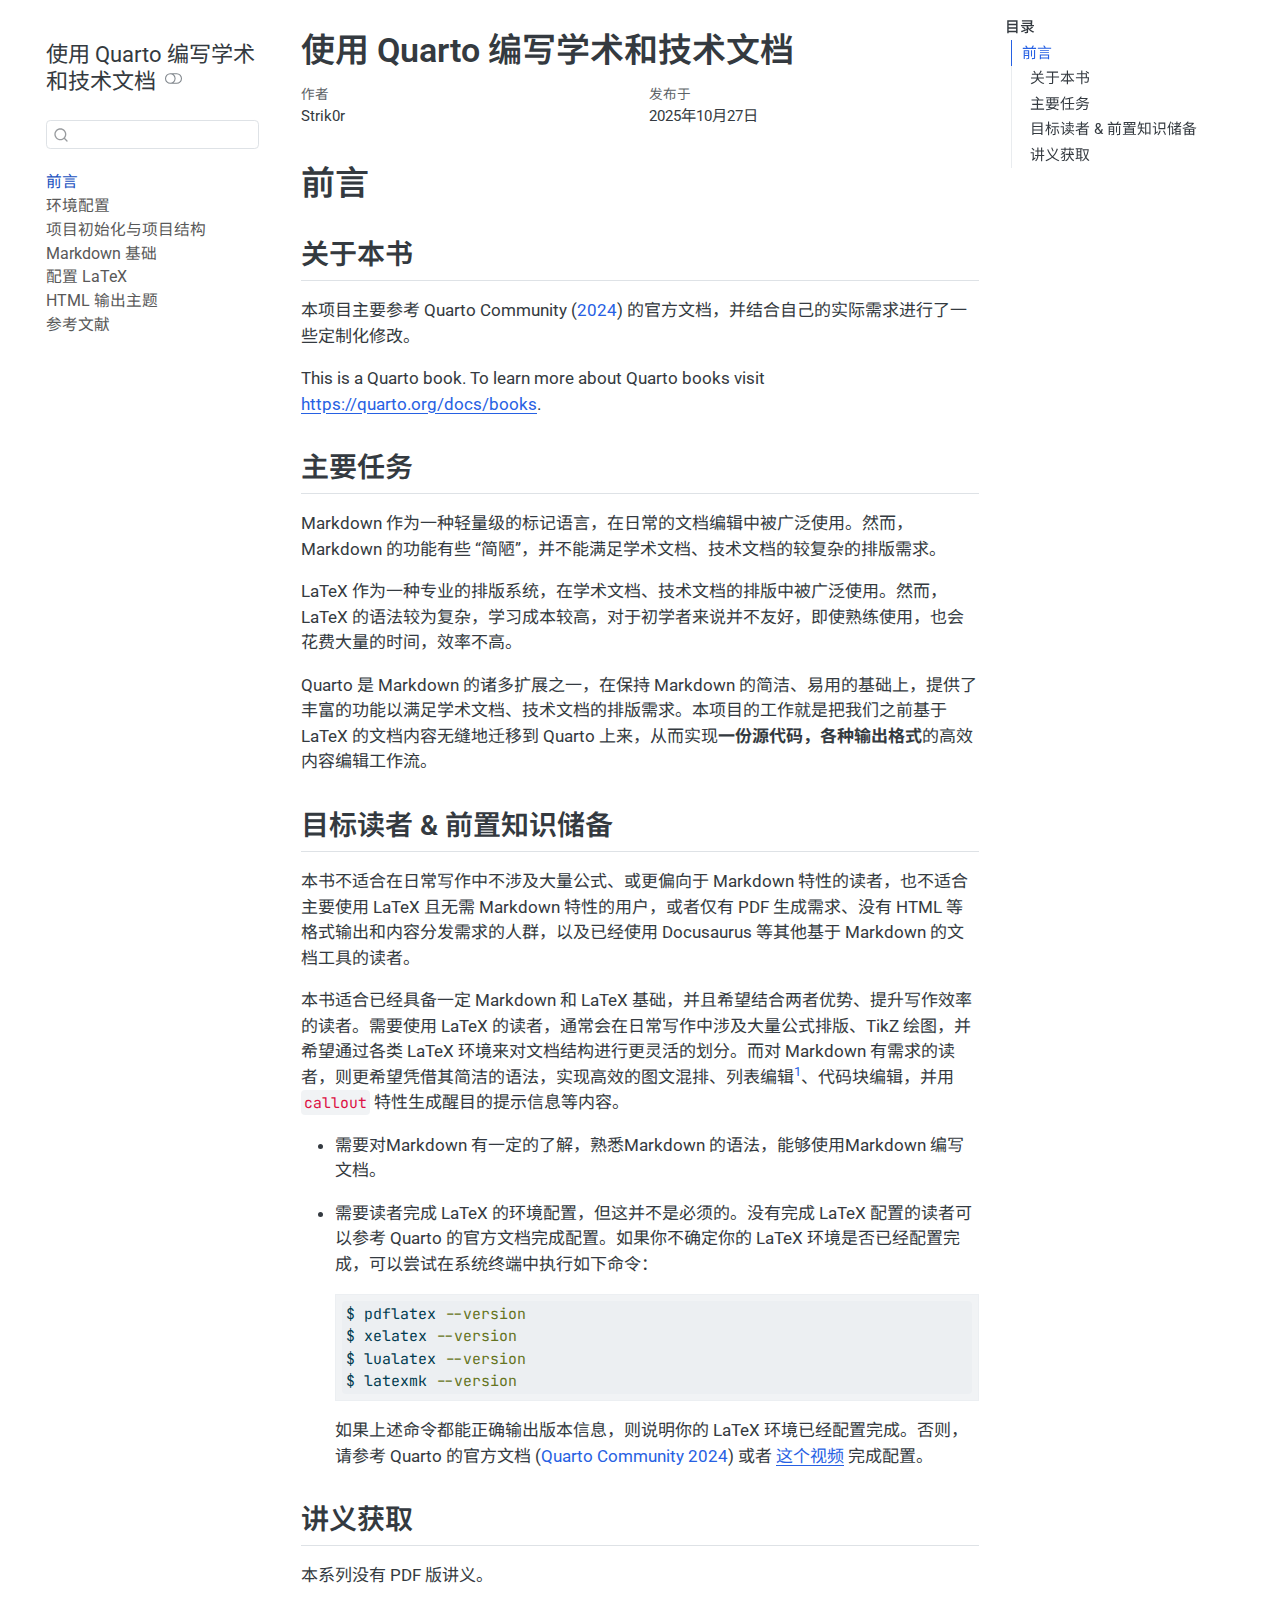
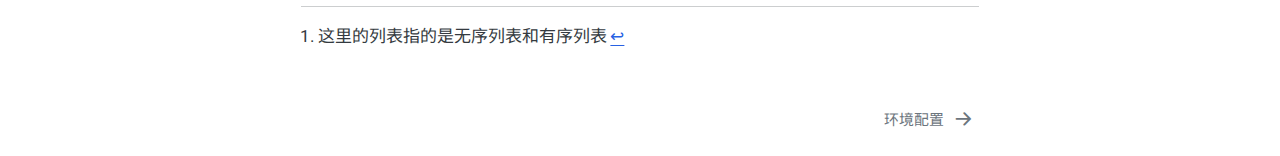
<file: index.html>
<!DOCTYPE html>
<html xmlns="http://www.w3.org/1999/xhtml" lang="zh-CN" xml:lang="zh-CN"><head>

<meta charset="utf-8">
<meta name="generator" content="quarto-1.8.25">

<meta name="viewport" content="width=device-width, initial-scale=1.0, user-scalable=yes">

<meta name="author" content="Strik0r">

<title>使用 Quarto 编写学术和技术文档</title>
<style>
code{white-space: pre-wrap;}
span.smallcaps{font-variant: small-caps;}
div.columns{display: flex; gap: min(4vw, 1.5em);}
div.column{flex: auto; overflow-x: auto;}
div.hanging-indent{margin-left: 1.5em; text-indent: -1.5em;}
ul.task-list{list-style: none;}
ul.task-list li input[type="checkbox"] {
  width: 0.8em;
  margin: 0 0.8em 0.2em -1em; /* quarto-specific, see https://github.com/quarto-dev/quarto-cli/issues/4556 */ 
  vertical-align: middle;
}
/* CSS for syntax highlighting */
html { -webkit-text-size-adjust: 100%; }
pre > code.sourceCode { white-space: pre; position: relative; }
pre > code.sourceCode > span { display: inline-block; line-height: 1.25; }
pre > code.sourceCode > span:empty { height: 1.2em; }
.sourceCode { overflow: visible; }
code.sourceCode > span { color: inherit; text-decoration: inherit; }
div.sourceCode { margin: 1em 0; }
pre.sourceCode { margin: 0; }
@media screen {
div.sourceCode { overflow: auto; }
}
@media print {
pre > code.sourceCode { white-space: pre-wrap; }
pre > code.sourceCode > span { text-indent: -5em; padding-left: 5em; }
}
pre.numberSource code
  { counter-reset: source-line 0; }
pre.numberSource code > span
  { position: relative; left: -4em; counter-increment: source-line; }
pre.numberSource code > span > a:first-child::before
  { content: counter(source-line);
    position: relative; left: -1em; text-align: right; vertical-align: baseline;
    border: none; display: inline-block;
    -webkit-touch-callout: none; -webkit-user-select: none;
    -khtml-user-select: none; -moz-user-select: none;
    -ms-user-select: none; user-select: none;
    padding: 0 4px; width: 4em;
  }
pre.numberSource { margin-left: 3em;  padding-left: 4px; }
div.sourceCode
  {   }
@media screen {
pre > code.sourceCode > span > a:first-child::before { text-decoration: underline; }
}
/* CSS for citations */
div.csl-bib-body { }
div.csl-entry {
  clear: both;
  margin-bottom: 0em;
}
.hanging-indent div.csl-entry {
  margin-left:2em;
  text-indent:-2em;
}
div.csl-left-margin {
  min-width:2em;
  float:left;
}
div.csl-right-inline {
  margin-left:2em;
  padding-left:1em;
}
div.csl-indent {
  margin-left: 2em;
}</style>


<script src="site_libs/quarto-nav/quarto-nav.js"></script>
<script src="site_libs/quarto-nav/headroom.min.js"></script>
<script src="site_libs/clipboard/clipboard.min.js"></script>
<script src="site_libs/quarto-search/autocomplete.umd.js"></script>
<script src="site_libs/quarto-search/fuse.min.js"></script>
<script src="site_libs/quarto-search/quarto-search.js"></script>
<meta name="quarto:offset" content="./">
<link href="./intro.html" rel="next">
<script src="site_libs/quarto-html/quarto.js" type="module"></script>
<script src="site_libs/quarto-html/tabsets/tabsets.js" type="module"></script>
<script src="site_libs/quarto-html/axe/axe-check.js" type="module"></script>
<script src="site_libs/quarto-html/popper.min.js"></script>
<script src="site_libs/quarto-html/tippy.umd.min.js"></script>
<script src="site_libs/quarto-html/anchor.min.js"></script>
<link href="site_libs/quarto-html/tippy.css" rel="stylesheet">
<link href="site_libs/quarto-html/quarto-syntax-highlighting-7b89279ff1a6dce999919e0e67d4d9ec.css" rel="stylesheet" class="quarto-color-scheme" id="quarto-text-highlighting-styles">
<link href="site_libs/quarto-html/quarto-syntax-highlighting-dark-707d8167ce6003fca903bfe2be84ab7f.css" rel="stylesheet" class="quarto-color-scheme quarto-color-alternate" id="quarto-text-highlighting-styles">
<link href="site_libs/quarto-html/quarto-syntax-highlighting-7b89279ff1a6dce999919e0e67d4d9ec.css" rel="stylesheet" class="quarto-color-scheme-extra" id="quarto-text-highlighting-styles">
<script src="site_libs/bootstrap/bootstrap.min.js"></script>
<link href="site_libs/bootstrap/bootstrap-icons.css" rel="stylesheet">
<link href="site_libs/bootstrap/bootstrap-eadfb6f413fa1af9ff8901c7e62fb73f.min.css" rel="stylesheet" append-hash="true" class="quarto-color-scheme" id="quarto-bootstrap" data-mode="light">
<link href="site_libs/bootstrap/bootstrap-dark-d21a6f202bce0cff4145454182eb937c.min.css" rel="stylesheet" append-hash="true" class="quarto-color-scheme quarto-color-alternate" id="quarto-bootstrap" data-mode="dark">
<link href="site_libs/bootstrap/bootstrap-eadfb6f413fa1af9ff8901c7e62fb73f.min.css" rel="stylesheet" append-hash="true" class="quarto-color-scheme-extra" id="quarto-bootstrap" data-mode="light">
<script id="quarto-search-options" type="application/json">{
  "location": "sidebar",
  "copy-button": false,
  "collapse-after": 3,
  "panel-placement": "start",
  "type": "textbox",
  "limit": 50,
  "keyboard-shortcut": [
    "f",
    "/",
    "s"
  ],
  "show-item-context": false,
  "language": {
    "search-no-results-text": "没有结果",
    "search-matching-documents-text": "匹配的文档",
    "search-copy-link-title": "复制搜索链接",
    "search-hide-matches-text": "隐藏其它匹配结果",
    "search-more-match-text": "更多匹配结果",
    "search-more-matches-text": "更多匹配结果",
    "search-clear-button-title": "清除",
    "search-text-placeholder": "",
    "search-detached-cancel-button-title": "取消",
    "search-submit-button-title": "提交",
    "search-label": "搜索"
  }
}</script>
<script>
window.MathJax = {
  tex: { inlineMath: [['$', '$'], ['\\(', '\\)']] },
  chtml: { scale: 0.80 }  // 1.0 = 100%, adjust as you wish
};
</script>


<link rel="stylesheet" href="format/custom.css">
</head>

<body class="nav-sidebar floating quarto-light"><script id="quarto-html-before-body" type="application/javascript">
    const toggleBodyColorMode = (bsSheetEl) => {
      const mode = bsSheetEl.getAttribute("data-mode");
      const bodyEl = window.document.querySelector("body");
      if (mode === "dark") {
        bodyEl.classList.add("quarto-dark");
        bodyEl.classList.remove("quarto-light");
      } else {
        bodyEl.classList.add("quarto-light");
        bodyEl.classList.remove("quarto-dark");
      }
    }
    const toggleBodyColorPrimary = () => {
      const bsSheetEl = window.document.querySelector("link#quarto-bootstrap:not([rel=disabled-stylesheet])");
      if (bsSheetEl) {
        toggleBodyColorMode(bsSheetEl);
      }
    }
    const setColorSchemeToggle = (alternate) => {
      const toggles = window.document.querySelectorAll('.quarto-color-scheme-toggle');
      for (let i=0; i < toggles.length; i++) {
        const toggle = toggles[i];
        if (toggle) {
          if (alternate) {
            toggle.classList.add("alternate");
          } else {
            toggle.classList.remove("alternate");
          }
        }
      }
    };
    const toggleColorMode = (alternate) => {
      // Switch the stylesheets
      const primaryStylesheets = window.document.querySelectorAll('link.quarto-color-scheme:not(.quarto-color-alternate)');
      const alternateStylesheets = window.document.querySelectorAll('link.quarto-color-scheme.quarto-color-alternate');
      manageTransitions('#quarto-margin-sidebar .nav-link', false);
      if (alternate) {
        // note: dark is layered on light, we don't disable primary!
        enableStylesheet(alternateStylesheets);
        for (const sheetNode of alternateStylesheets) {
          if (sheetNode.id === "quarto-bootstrap") {
            toggleBodyColorMode(sheetNode);
          }
        }
      } else {
        disableStylesheet(alternateStylesheets);
        enableStylesheet(primaryStylesheets)
        toggleBodyColorPrimary();
      }
      manageTransitions('#quarto-margin-sidebar .nav-link', true);
      // Switch the toggles
      setColorSchemeToggle(alternate)
      // Hack to workaround the fact that safari doesn't
      // properly recolor the scrollbar when toggling (#1455)
      if (navigator.userAgent.indexOf('Safari') > 0 && navigator.userAgent.indexOf('Chrome') == -1) {
        manageTransitions("body", false);
        window.scrollTo(0, 1);
        setTimeout(() => {
          window.scrollTo(0, 0);
          manageTransitions("body", true);
        }, 40);
      }
    }
    const disableStylesheet = (stylesheets) => {
      for (let i=0; i < stylesheets.length; i++) {
        const stylesheet = stylesheets[i];
        stylesheet.rel = 'disabled-stylesheet';
      }
    }
    const enableStylesheet = (stylesheets) => {
      for (let i=0; i < stylesheets.length; i++) {
        const stylesheet = stylesheets[i];
        if(stylesheet.rel !== 'stylesheet') { // for Chrome, which will still FOUC without this check
          stylesheet.rel = 'stylesheet';
        }
      }
    }
    const manageTransitions = (selector, allowTransitions) => {
      const els = window.document.querySelectorAll(selector);
      for (let i=0; i < els.length; i++) {
        const el = els[i];
        if (allowTransitions) {
          el.classList.remove('notransition');
        } else {
          el.classList.add('notransition');
        }
      }
    }
    const isFileUrl = () => {
      return window.location.protocol === 'file:';
    }
    const hasAlternateSentinel = () => {
      let styleSentinel = getColorSchemeSentinel();
      if (styleSentinel !== null) {
        return styleSentinel === "alternate";
      } else {
        return false;
      }
    }
    const setStyleSentinel = (alternate) => {
      const value = alternate ? "alternate" : "default";
      if (!isFileUrl()) {
        window.localStorage.setItem("quarto-color-scheme", value);
      } else {
        localAlternateSentinel = value;
      }
    }
    const getColorSchemeSentinel = () => {
      if (!isFileUrl()) {
        const storageValue = window.localStorage.getItem("quarto-color-scheme");
        return storageValue != null ? storageValue : localAlternateSentinel;
      } else {
        return localAlternateSentinel;
      }
    }
    const toggleGiscusIfUsed = (isAlternate, darkModeDefault) => {
      const baseTheme = document.querySelector('#giscus-base-theme')?.value ?? 'light';
      const alternateTheme = document.querySelector('#giscus-alt-theme')?.value ?? 'dark';
      let newTheme = '';
      if(authorPrefersDark) {
        newTheme = isAlternate ? baseTheme : alternateTheme;
      } else {
        newTheme = isAlternate ? alternateTheme : baseTheme;
      }
      const changeGiscusTheme = () => {
        // From: https://github.com/giscus/giscus/issues/336
        const sendMessage = (message) => {
          const iframe = document.querySelector('iframe.giscus-frame');
          if (!iframe) return;
          iframe.contentWindow.postMessage({ giscus: message }, 'https://giscus.app');
        }
        sendMessage({
          setConfig: {
            theme: newTheme
          }
        });
      }
      const isGiscussLoaded = window.document.querySelector('iframe.giscus-frame') !== null;
      if (isGiscussLoaded) {
        changeGiscusTheme();
      }
    };
    const authorPrefersDark = false;
    const queryPrefersDark = window.matchMedia('(prefers-color-scheme: dark)');
    const darkModeDefault = queryPrefersDark.matches;
      document.querySelector('link#quarto-text-highlighting-styles.quarto-color-scheme-extra').rel = 'disabled-stylesheet';
      document.querySelector('link#quarto-bootstrap.quarto-color-scheme-extra').rel = 'disabled-stylesheet';
    let localAlternateSentinel = darkModeDefault ? 'alternate' : 'default';
    // Dark / light mode switch
    window.quartoToggleColorScheme = () => {
      // Read the current dark / light value
      let toAlternate = !hasAlternateSentinel();
      toggleColorMode(toAlternate);
      setStyleSentinel(toAlternate);
      toggleGiscusIfUsed(toAlternate, darkModeDefault);
      window.dispatchEvent(new Event('resize'));
    };
    queryPrefersDark.addEventListener("change", e => {
      if(window.localStorage.getItem("quarto-color-scheme") !== null)
        return;
      const alternate = e.matches
      toggleColorMode(alternate);
      localAlternateSentinel = e.matches ? 'alternate' : 'default'; // this is used alongside local storage!
      toggleGiscusIfUsed(alternate, darkModeDefault);
    });
    // Switch to dark mode if need be
    if (hasAlternateSentinel()) {
      toggleColorMode(true);
    } else {
      toggleColorMode(false);
    }
  </script>

<div id="quarto-search-results"></div>
  <header id="quarto-header" class="headroom fixed-top">
  <nav class="quarto-secondary-nav">
    <div class="container-fluid d-flex">
      <button type="button" class="quarto-btn-toggle btn" data-bs-toggle="collapse" role="button" data-bs-target=".quarto-sidebar-collapse-item" aria-controls="quarto-sidebar" aria-expanded="false" aria-label="展开或折叠侧边栏导航" onclick="if (window.quartoToggleHeadroom) { window.quartoToggleHeadroom(); }">
        <i class="bi bi-layout-text-sidebar-reverse"></i>
      </button>
        <nav class="quarto-page-breadcrumbs" aria-label="breadcrumb"><ol class="breadcrumb"><li class="breadcrumb-item"><a href="./index.html">前言</a></li></ol></nav>
        <a class="flex-grow-1" role="navigation" data-bs-toggle="collapse" data-bs-target=".quarto-sidebar-collapse-item" aria-controls="quarto-sidebar" aria-expanded="false" aria-label="展开或折叠侧边栏导航" onclick="if (window.quartoToggleHeadroom) { window.quartoToggleHeadroom(); }">      
        </a>
      <button type="button" class="btn quarto-search-button" aria-label="搜索" onclick="window.quartoOpenSearch();">
        <i class="bi bi-search"></i>
      </button>
    </div>
  </nav>
</header>
<!-- content -->
<div id="quarto-content" class="quarto-container page-columns page-rows-contents page-layout-article">
<!-- sidebar -->
  <nav id="quarto-sidebar" class="sidebar collapse collapse-horizontal quarto-sidebar-collapse-item sidebar-navigation floating overflow-auto">
    <div class="pt-lg-2 mt-2 text-left sidebar-header sidebar-header-stacked">
      <a href="./index.html" class="sidebar-logo-link">
      </a>
    <div class="sidebar-title mb-0 py-0">
      <a href="./">使用 Quarto 编写学术和技术文档</a> 
        <div class="sidebar-tools-main">
  <a href="" class="quarto-color-scheme-toggle quarto-navigation-tool  px-1" onclick="window.quartoToggleColorScheme(); return false;" title="切换深色模式"><i class="bi"></i></a>
</div>
    </div>
      </div>
        <div class="mt-2 flex-shrink-0 align-items-center">
        <div class="sidebar-search">
        <div id="quarto-search" class="" title="搜索"></div>
        </div>
        </div>
    <div class="sidebar-menu-container"> 
    <ul class="list-unstyled mt-1">
        <li class="sidebar-item">
  <div class="sidebar-item-container"> 
  <a href="./index.html" class="sidebar-item-text sidebar-link active">
 <span class="menu-text">前言</span></a>
  </div>
</li>
        <li class="sidebar-item">
  <div class="sidebar-item-container"> 
  <a href="./intro.html" class="sidebar-item-text sidebar-link"><span class="chapter-title">环境配置</span></a>
  </div>
</li>
        <li class="sidebar-item">
  <div class="sidebar-item-container"> 
  <a href="./project-init.html" class="sidebar-item-text sidebar-link"><span class="chapter-title">项目初始化与项目结构</span></a>
  </div>
</li>
        <li class="sidebar-item">
  <div class="sidebar-item-container"> 
  <a href="./markdown-basic.html" class="sidebar-item-text sidebar-link"><span class="chapter-title">Markdown 基础</span></a>
  </div>
</li>
        <li class="sidebar-item">
  <div class="sidebar-item-container"> 
  <a href="./latex-config.html" class="sidebar-item-text sidebar-link"><span class="chapter-title">配置 LaTeX</span></a>
  </div>
</li>
        <li class="sidebar-item">
  <div class="sidebar-item-container"> 
  <a href="./theme.html" class="sidebar-item-text sidebar-link"><span class="chapter-title">HTML 输出主题</span></a>
  </div>
</li>
        <li class="sidebar-item">
  <div class="sidebar-item-container"> 
  <a href="./references.html" class="sidebar-item-text sidebar-link">
 <span class="menu-text">参考文献</span></a>
  </div>
</li>
    </ul>
    </div>
</nav>
<div id="quarto-sidebar-glass" class="quarto-sidebar-collapse-item" data-bs-toggle="collapse" data-bs-target=".quarto-sidebar-collapse-item"></div>
<!-- margin-sidebar -->
    <div id="quarto-margin-sidebar" class="sidebar margin-sidebar">
        <nav id="TOC" role="doc-toc" class="toc-active">
    <h2 id="toc-title">目录</h2>
   
  <ul>
  <li><a href="#前言" id="toc-前言" class="nav-link active" data-scroll-target="#前言">前言</a>
  <ul class="collapse">
  <li><a href="#关于本书" id="toc-关于本书" class="nav-link" data-scroll-target="#关于本书">关于本书</a></li>
  <li><a href="#主要任务" id="toc-主要任务" class="nav-link" data-scroll-target="#主要任务">主要任务</a></li>
  <li><a href="#目标读者-前置知识储备" id="toc-目标读者-前置知识储备" class="nav-link" data-scroll-target="#目标读者-前置知识储备">目标读者 &amp; 前置知识储备</a></li>
  <li><a href="#讲义获取" id="toc-讲义获取" class="nav-link" data-scroll-target="#讲义获取">讲义获取</a></li>
  </ul></li>
  </ul>
</nav>
    </div>
<!-- main -->
<main class="content" id="quarto-document-content">


<header id="title-block-header" class="quarto-title-block default">
<div class="quarto-title">
<h1 class="title">使用 Quarto 编写学术和技术文档</h1>
</div>



<div class="quarto-title-meta">

    <div>
    <div class="quarto-title-meta-heading">作者</div>
    <div class="quarto-title-meta-contents">
             <p>Strik0r </p>
          </div>
  </div>
    
    <div>
    <div class="quarto-title-meta-heading">发布于</div>
    <div class="quarto-title-meta-contents">
      <p class="date">2025年10月27日</p>
    </div>
  </div>
  
    
  </div>
  


</header>


<section id="前言" class="level1 unnumbered">
<h1 class="unnumbered">前言</h1>
<section id="关于本书" class="level2">
<h2 class="anchored" data-anchor-id="关于本书">关于本书</h2>
<p>本项目主要参考 <span class="citation" data-cites="quarto_guide">Quarto Community (<a href="references.html#ref-quarto_guide" role="doc-biblioref">2024</a>)</span> 的官方文档，并结合自己的实际需求进行了一些定制化修改。</p>
<p>This is a Quarto book. To learn more about Quarto books visit <a href="https://quarto.org/docs/books" class="uri">https://quarto.org/docs/books</a>.</p>
</section>
<section id="主要任务" class="level2">
<h2 class="anchored" data-anchor-id="主要任务">主要任务</h2>
<p>Markdown 作为一种轻量级的标记语言，在日常的文档编辑中被广泛使用。然而，Markdown 的功能有些 “简陋”，并不能满足学术文档、技术文档的较复杂的排版需求。</p>
<p>LaTeX 作为一种专业的排版系统，在学术文档、技术文档的排版中被广泛使用。然而，LaTeX 的语法较为复杂，学习成本较高，对于初学者来说并不友好，即使熟练使用，也会花费大量的时间，效率不高。</p>
<p>Quarto 是 Markdown 的诸多扩展之一，在保持 Markdown 的简洁、易用的基础上，提供了丰富的功能以满足学术文档、技术文档的排版需求。本项目的工作就是把我们之前基于 LaTeX 的文档内容无缝地迁移到 Quarto 上来，从而实现<strong>一份源代码，各种输出格式</strong>的高效内容编辑工作流。</p>
<!-- ::: {.callout-note title="成果展示"}
最近在看 @cohen2022practical ，全当是对线性代数做一个偏应用的复习了。复习过程中所做的一些记录（当然是融合了以前的偏理论的内容）可以在 <https://strik0rium.github.io/linear-algebra-web/> 中查看。
::: -->
</section>
<section id="目标读者-前置知识储备" class="level2">
<h2 class="anchored" data-anchor-id="目标读者-前置知识储备">目标读者 &amp; 前置知识储备</h2>
<p>本书不适合在日常写作中不涉及大量公式、或更偏向于 Markdown 特性的读者，也不适合主要使用 LaTeX 且无需 Markdown 特性的用户，或者仅有 PDF 生成需求、没有 HTML 等格式输出和内容分发需求的人群，以及已经使用 Docusaurus 等其他基于 Markdown 的文档工具的读者。</p>
<p>本书适合已经具备一定 Markdown 和 LaTeX 基础，并且希望结合两者优势、提升写作效率的读者。需要使用 LaTeX 的读者，通常会在日常写作中涉及大量公式排版、TikZ 绘图，并希望通过各类 LaTeX 环境来对文档结构进行更灵活的划分。而对 Markdown 有需求的读者，则更希望凭借其简洁的语法，实现高效的图文混排、列表编辑<a href="#fn1" class="footnote-ref" id="fnref1" role="doc-noteref"><sup>1</sup></a>、代码块编辑，并用 <code>callout</code> 特性生成醒目的提示信息等内容。</p>
<ul>
<li><p>需要对Markdown 有一定的了解，熟悉Markdown 的语法，能够使用Markdown 编写文档。</p></li>
<li><p>需要读者完成 LaTeX 的环境配置，但这并不是必须的。没有完成 LaTeX 配置的读者可以参考 Quarto 的官方文档完成配置。如果你不确定你的 LaTeX 环境是否已经配置完成，可以尝试在系统终端中执行如下命令：</p>
<div class="code-copy-outer-scaffold"><div class="sourceCode" id="cb1"><pre class="sourceCode zsh code-with-copy"><code class="sourceCode zsh"><span id="cb1-1"><a href="#cb1-1" aria-hidden="true" tabindex="-1"></a><span class="ex">$</span> pdflatex <span class="at">--version</span></span>
<span id="cb1-2"><a href="#cb1-2" aria-hidden="true" tabindex="-1"></a><span class="ex">$</span> xelatex <span class="at">--version</span></span>
<span id="cb1-3"><a href="#cb1-3" aria-hidden="true" tabindex="-1"></a><span class="ex">$</span> lualatex <span class="at">--version</span></span>
<span id="cb1-4"><a href="#cb1-4" aria-hidden="true" tabindex="-1"></a><span class="ex">$</span> latexmk <span class="at">--version</span></span></code></pre></div><button title="复制到剪贴板" class="code-copy-button"><i class="bi"></i></button></div>
<p>如果上述命令都能正确输出版本信息，则说明你的 LaTeX 环境已经配置完成。否则，请参考 Quarto 的官方文档 <span class="citation" data-cites="quarto_guide">(<a href="references.html#ref-quarto_guide" role="doc-biblioref">Quarto Community 2024</a>)</span> 或者 <a href="https://www.bilibili.com/video/BV1xCNfejEMv">这个视频</a> 完成配置。</p></li>
</ul>
<!-- ## 致谢

感谢 @cohen2022practical 的作者，让我从此多了一个给偏 CS、DataSci、AI 和 FinTech 方向的同学推荐线性代数学习资料的选择，拒绝同济线性代数、北大高等代数等诸多防自学教材的理由又多了一个。

感谢 ChatGPT 和 Cursor，他们的编码能力实在是很强，帮我节省了许多工作量（但同时也让我多走了很多弯路）。 -->
</section>
<section id="讲义获取" class="level2">
<h2 class="anchored" data-anchor-id="讲义获取">讲义获取</h2>
<p>本系列没有 PDF 版讲义。</p>


<div id="refs" class="references csl-bib-body hanging-indent" data-entry-spacing="0" role="list" style="display: none">
<div id="ref-quarto_guide" class="csl-entry" role="listitem">
Quarto Community. 2024. <span>《Quarto Guide》</span>. <a href="https://quarto.org/docs/guide/">https://quarto.org/docs/guide/</a>.
</div>
</div>
</section>
</section>
<section id="footnotes" class="footnotes footnotes-end-of-document" role="doc-endnotes">
<hr>
<ol>
<li id="fn1"><p>这里的列表指的是无序列表和有序列表<a href="#fnref1" class="footnote-back" role="doc-backlink">↩︎</a></p></li>
</ol>
</section>

</main> <!-- /main -->
<script id="quarto-html-after-body" type="application/javascript">
  window.document.addEventListener("DOMContentLoaded", function (event) {
    // Ensure there is a toggle, if there isn't float one in the top right
    if (window.document.querySelector('.quarto-color-scheme-toggle') === null) {
      const a = window.document.createElement('a');
      a.classList.add('top-right');
      a.classList.add('quarto-color-scheme-toggle');
      a.href = "";
      a.onclick = function() { try { window.quartoToggleColorScheme(); } catch {} return false; };
      const i = window.document.createElement("i");
      i.classList.add('bi');
      a.appendChild(i);
      window.document.body.appendChild(a);
    }
    setColorSchemeToggle(hasAlternateSentinel())
    const icon = "";
    const anchorJS = new window.AnchorJS();
    anchorJS.options = {
      placement: 'right',
      icon: icon
    };
    anchorJS.add('.anchored');
    const isCodeAnnotation = (el) => {
      for (const clz of el.classList) {
        if (clz.startsWith('code-annotation-')) {                     
          return true;
        }
      }
      return false;
    }
    const onCopySuccess = function(e) {
      // button target
      const button = e.trigger;
      // don't keep focus
      button.blur();
      // flash "checked"
      button.classList.add('code-copy-button-checked');
      var currentTitle = button.getAttribute("title");
      button.setAttribute("title", "已复制");
      let tooltip;
      if (window.bootstrap) {
        button.setAttribute("data-bs-toggle", "tooltip");
        button.setAttribute("data-bs-placement", "left");
        button.setAttribute("data-bs-title", "已复制");
        tooltip = new bootstrap.Tooltip(button, 
          { trigger: "manual", 
            customClass: "code-copy-button-tooltip",
            offset: [0, -8]});
        tooltip.show();    
      }
      setTimeout(function() {
        if (tooltip) {
          tooltip.hide();
          button.removeAttribute("data-bs-title");
          button.removeAttribute("data-bs-toggle");
          button.removeAttribute("data-bs-placement");
        }
        button.setAttribute("title", currentTitle);
        button.classList.remove('code-copy-button-checked');
      }, 1000);
      // clear code selection
      e.clearSelection();
    }
    const getTextToCopy = function(trigger) {
      const outerScaffold = trigger.parentElement.cloneNode(true);
      const codeEl = outerScaffold.querySelector('code');
      for (const childEl of codeEl.children) {
        if (isCodeAnnotation(childEl)) {
          childEl.remove();
        }
      }
      return codeEl.innerText;
    }
    const clipboard = new window.ClipboardJS('.code-copy-button:not([data-in-quarto-modal])', {
      text: getTextToCopy
    });
    clipboard.on('success', onCopySuccess);
    if (window.document.getElementById('quarto-embedded-source-code-modal')) {
      const clipboardModal = new window.ClipboardJS('.code-copy-button[data-in-quarto-modal]', {
        text: getTextToCopy,
        container: window.document.getElementById('quarto-embedded-source-code-modal')
      });
      clipboardModal.on('success', onCopySuccess);
    }
      var localhostRegex = new RegExp(/^(?:http|https):\/\/localhost\:?[0-9]*\//);
      var mailtoRegex = new RegExp(/^mailto:/);
        var filterRegex = new RegExp('/' + window.location.host + '/');
      var isInternal = (href) => {
          return filterRegex.test(href) || localhostRegex.test(href) || mailtoRegex.test(href);
      }
      // Inspect non-navigation links and adorn them if external
     var links = window.document.querySelectorAll('a[href]:not(.nav-link):not(.navbar-brand):not(.toc-action):not(.sidebar-link):not(.sidebar-item-toggle):not(.pagination-link):not(.no-external):not([aria-hidden]):not(.dropdown-item):not(.quarto-navigation-tool):not(.about-link)');
      for (var i=0; i<links.length; i++) {
        const link = links[i];
        if (!isInternal(link.href)) {
          // undo the damage that might have been done by quarto-nav.js in the case of
          // links that we want to consider external
          if (link.dataset.originalHref !== undefined) {
            link.href = link.dataset.originalHref;
          }
        }
      }
    function tippyHover(el, contentFn, onTriggerFn, onUntriggerFn) {
      const config = {
        allowHTML: true,
        maxWidth: 500,
        delay: 100,
        arrow: false,
        appendTo: function(el) {
            return el.parentElement;
        },
        interactive: true,
        interactiveBorder: 10,
        theme: 'quarto',
        placement: 'bottom-start',
      };
      if (contentFn) {
        config.content = contentFn;
      }
      if (onTriggerFn) {
        config.onTrigger = onTriggerFn;
      }
      if (onUntriggerFn) {
        config.onUntrigger = onUntriggerFn;
      }
      window.tippy(el, config); 
    }
    const noterefs = window.document.querySelectorAll('a[role="doc-noteref"]');
    for (var i=0; i<noterefs.length; i++) {
      const ref = noterefs[i];
      tippyHover(ref, function() {
        // use id or data attribute instead here
        let href = ref.getAttribute('data-footnote-href') || ref.getAttribute('href');
        try { href = new URL(href).hash; } catch {}
        const id = href.replace(/^#\/?/, "");
        const note = window.document.getElementById(id);
        if (note) {
          return note.innerHTML;
        } else {
          return "";
        }
      });
    }
    const xrefs = window.document.querySelectorAll('a.quarto-xref');
    const processXRef = (id, note) => {
      // Strip column container classes
      const stripColumnClz = (el) => {
        el.classList.remove("page-full", "page-columns");
        if (el.children) {
          for (const child of el.children) {
            stripColumnClz(child);
          }
        }
      }
      stripColumnClz(note)
      if (id === null || id.startsWith('sec-')) {
        // Special case sections, only their first couple elements
        const container = document.createElement("div");
        if (note.children && note.children.length > 2) {
          container.appendChild(note.children[0].cloneNode(true));
          for (let i = 1; i < note.children.length; i++) {
            const child = note.children[i];
            if (child.tagName === "P" && child.innerText === "") {
              continue;
            } else {
              container.appendChild(child.cloneNode(true));
              break;
            }
          }
          if (window.Quarto?.typesetMath) {
            window.Quarto.typesetMath(container);
          }
          return container.innerHTML
        } else {
          if (window.Quarto?.typesetMath) {
            window.Quarto.typesetMath(note);
          }
          return note.innerHTML;
        }
      } else {
        // Remove any anchor links if they are present
        const anchorLink = note.querySelector('a.anchorjs-link');
        if (anchorLink) {
          anchorLink.remove();
        }
        if (window.Quarto?.typesetMath) {
          window.Quarto.typesetMath(note);
        }
        if (note.classList.contains("callout")) {
          return note.outerHTML;
        } else {
          return note.innerHTML;
        }
      }
    }
    for (var i=0; i<xrefs.length; i++) {
      const xref = xrefs[i];
      tippyHover(xref, undefined, function(instance) {
        instance.disable();
        let url = xref.getAttribute('href');
        let hash = undefined; 
        if (url.startsWith('#')) {
          hash = url;
        } else {
          try { hash = new URL(url).hash; } catch {}
        }
        if (hash) {
          const id = hash.replace(/^#\/?/, "");
          const note = window.document.getElementById(id);
          if (note !== null) {
            try {
              const html = processXRef(id, note.cloneNode(true));
              instance.setContent(html);
            } finally {
              instance.enable();
              instance.show();
            }
          } else {
            // See if we can fetch this
            fetch(url.split('#')[0])
            .then(res => res.text())
            .then(html => {
              const parser = new DOMParser();
              const htmlDoc = parser.parseFromString(html, "text/html");
              const note = htmlDoc.getElementById(id);
              if (note !== null) {
                const html = processXRef(id, note);
                instance.setContent(html);
              } 
            }).finally(() => {
              instance.enable();
              instance.show();
            });
          }
        } else {
          // See if we can fetch a full url (with no hash to target)
          // This is a special case and we should probably do some content thinning / targeting
          fetch(url)
          .then(res => res.text())
          .then(html => {
            const parser = new DOMParser();
            const htmlDoc = parser.parseFromString(html, "text/html");
            const note = htmlDoc.querySelector('main.content');
            if (note !== null) {
              // This should only happen for chapter cross references
              // (since there is no id in the URL)
              // remove the first header
              if (note.children.length > 0 && note.children[0].tagName === "HEADER") {
                note.children[0].remove();
              }
              const html = processXRef(null, note);
              instance.setContent(html);
            } 
          }).finally(() => {
            instance.enable();
            instance.show();
          });
        }
      }, function(instance) {
      });
    }
        let selectedAnnoteEl;
        const selectorForAnnotation = ( cell, annotation) => {
          let cellAttr = 'data-code-cell="' + cell + '"';
          let lineAttr = 'data-code-annotation="' +  annotation + '"';
          const selector = 'span[' + cellAttr + '][' + lineAttr + ']';
          return selector;
        }
        const selectCodeLines = (annoteEl) => {
          const doc = window.document;
          const targetCell = annoteEl.getAttribute("data-target-cell");
          const targetAnnotation = annoteEl.getAttribute("data-target-annotation");
          const annoteSpan = window.document.querySelector(selectorForAnnotation(targetCell, targetAnnotation));
          const lines = annoteSpan.getAttribute("data-code-lines").split(",");
          const lineIds = lines.map((line) => {
            return targetCell + "-" + line;
          })
          let top = null;
          let height = null;
          let parent = null;
          if (lineIds.length > 0) {
              //compute the position of the single el (top and bottom and make a div)
              const el = window.document.getElementById(lineIds[0]);
              top = el.offsetTop;
              height = el.offsetHeight;
              parent = el.parentElement.parentElement;
            if (lineIds.length > 1) {
              const lastEl = window.document.getElementById(lineIds[lineIds.length - 1]);
              const bottom = lastEl.offsetTop + lastEl.offsetHeight;
              height = bottom - top;
            }
            if (top !== null && height !== null && parent !== null) {
              // cook up a div (if necessary) and position it 
              let div = window.document.getElementById("code-annotation-line-highlight");
              if (div === null) {
                div = window.document.createElement("div");
                div.setAttribute("id", "code-annotation-line-highlight");
                div.style.position = 'absolute';
                parent.appendChild(div);
              }
              div.style.top = top - 2 + "px";
              div.style.height = height + 4 + "px";
              div.style.left = 0;
              let gutterDiv = window.document.getElementById("code-annotation-line-highlight-gutter");
              if (gutterDiv === null) {
                gutterDiv = window.document.createElement("div");
                gutterDiv.setAttribute("id", "code-annotation-line-highlight-gutter");
                gutterDiv.style.position = 'absolute';
                const codeCell = window.document.getElementById(targetCell);
                const gutter = codeCell.querySelector('.code-annotation-gutter');
                gutter.appendChild(gutterDiv);
              }
              gutterDiv.style.top = top - 2 + "px";
              gutterDiv.style.height = height + 4 + "px";
            }
            selectedAnnoteEl = annoteEl;
          }
        };
        const unselectCodeLines = () => {
          const elementsIds = ["code-annotation-line-highlight", "code-annotation-line-highlight-gutter"];
          elementsIds.forEach((elId) => {
            const div = window.document.getElementById(elId);
            if (div) {
              div.remove();
            }
          });
          selectedAnnoteEl = undefined;
        };
          // Handle positioning of the toggle
      window.addEventListener(
        "resize",
        throttle(() => {
          elRect = undefined;
          if (selectedAnnoteEl) {
            selectCodeLines(selectedAnnoteEl);
          }
        }, 10)
      );
      function throttle(fn, ms) {
      let throttle = false;
      let timer;
        return (...args) => {
          if(!throttle) { // first call gets through
              fn.apply(this, args);
              throttle = true;
          } else { // all the others get throttled
              if(timer) clearTimeout(timer); // cancel #2
              timer = setTimeout(() => {
                fn.apply(this, args);
                timer = throttle = false;
              }, ms);
          }
        };
      }
        // Attach click handler to the DT
        const annoteDls = window.document.querySelectorAll('dt[data-target-cell]');
        for (const annoteDlNode of annoteDls) {
          annoteDlNode.addEventListener('click', (event) => {
            const clickedEl = event.target;
            if (clickedEl !== selectedAnnoteEl) {
              unselectCodeLines();
              const activeEl = window.document.querySelector('dt[data-target-cell].code-annotation-active');
              if (activeEl) {
                activeEl.classList.remove('code-annotation-active');
              }
              selectCodeLines(clickedEl);
              clickedEl.classList.add('code-annotation-active');
            } else {
              // Unselect the line
              unselectCodeLines();
              clickedEl.classList.remove('code-annotation-active');
            }
          });
        }
    const findCites = (el) => {
      const parentEl = el.parentElement;
      if (parentEl) {
        const cites = parentEl.dataset.cites;
        if (cites) {
          return {
            el,
            cites: cites.split(' ')
          };
        } else {
          return findCites(el.parentElement)
        }
      } else {
        return undefined;
      }
    };
    var bibliorefs = window.document.querySelectorAll('a[role="doc-biblioref"]');
    for (var i=0; i<bibliorefs.length; i++) {
      const ref = bibliorefs[i];
      const citeInfo = findCites(ref);
      if (citeInfo) {
        tippyHover(citeInfo.el, function() {
          var popup = window.document.createElement('div');
          citeInfo.cites.forEach(function(cite) {
            var citeDiv = window.document.createElement('div');
            citeDiv.classList.add('hanging-indent');
            citeDiv.classList.add('csl-entry');
            var biblioDiv = window.document.getElementById('ref-' + cite);
            if (biblioDiv) {
              citeDiv.innerHTML = biblioDiv.innerHTML;
            }
            popup.appendChild(citeDiv);
          });
          return popup.innerHTML;
        });
      }
    }
  });
  </script>
<nav class="page-navigation">
  <div class="nav-page nav-page-previous">
  </div>
  <div class="nav-page nav-page-next">
      <a href="./intro.html" class="pagination-link" aria-label="环境配置">
        <span class="nav-page-text"><span class="chapter-title">环境配置</span></span> <i class="bi bi-arrow-right-short"></i>
      </a>
  </div>
</nav>
</div> <!-- /content -->




</body></html>
</file>
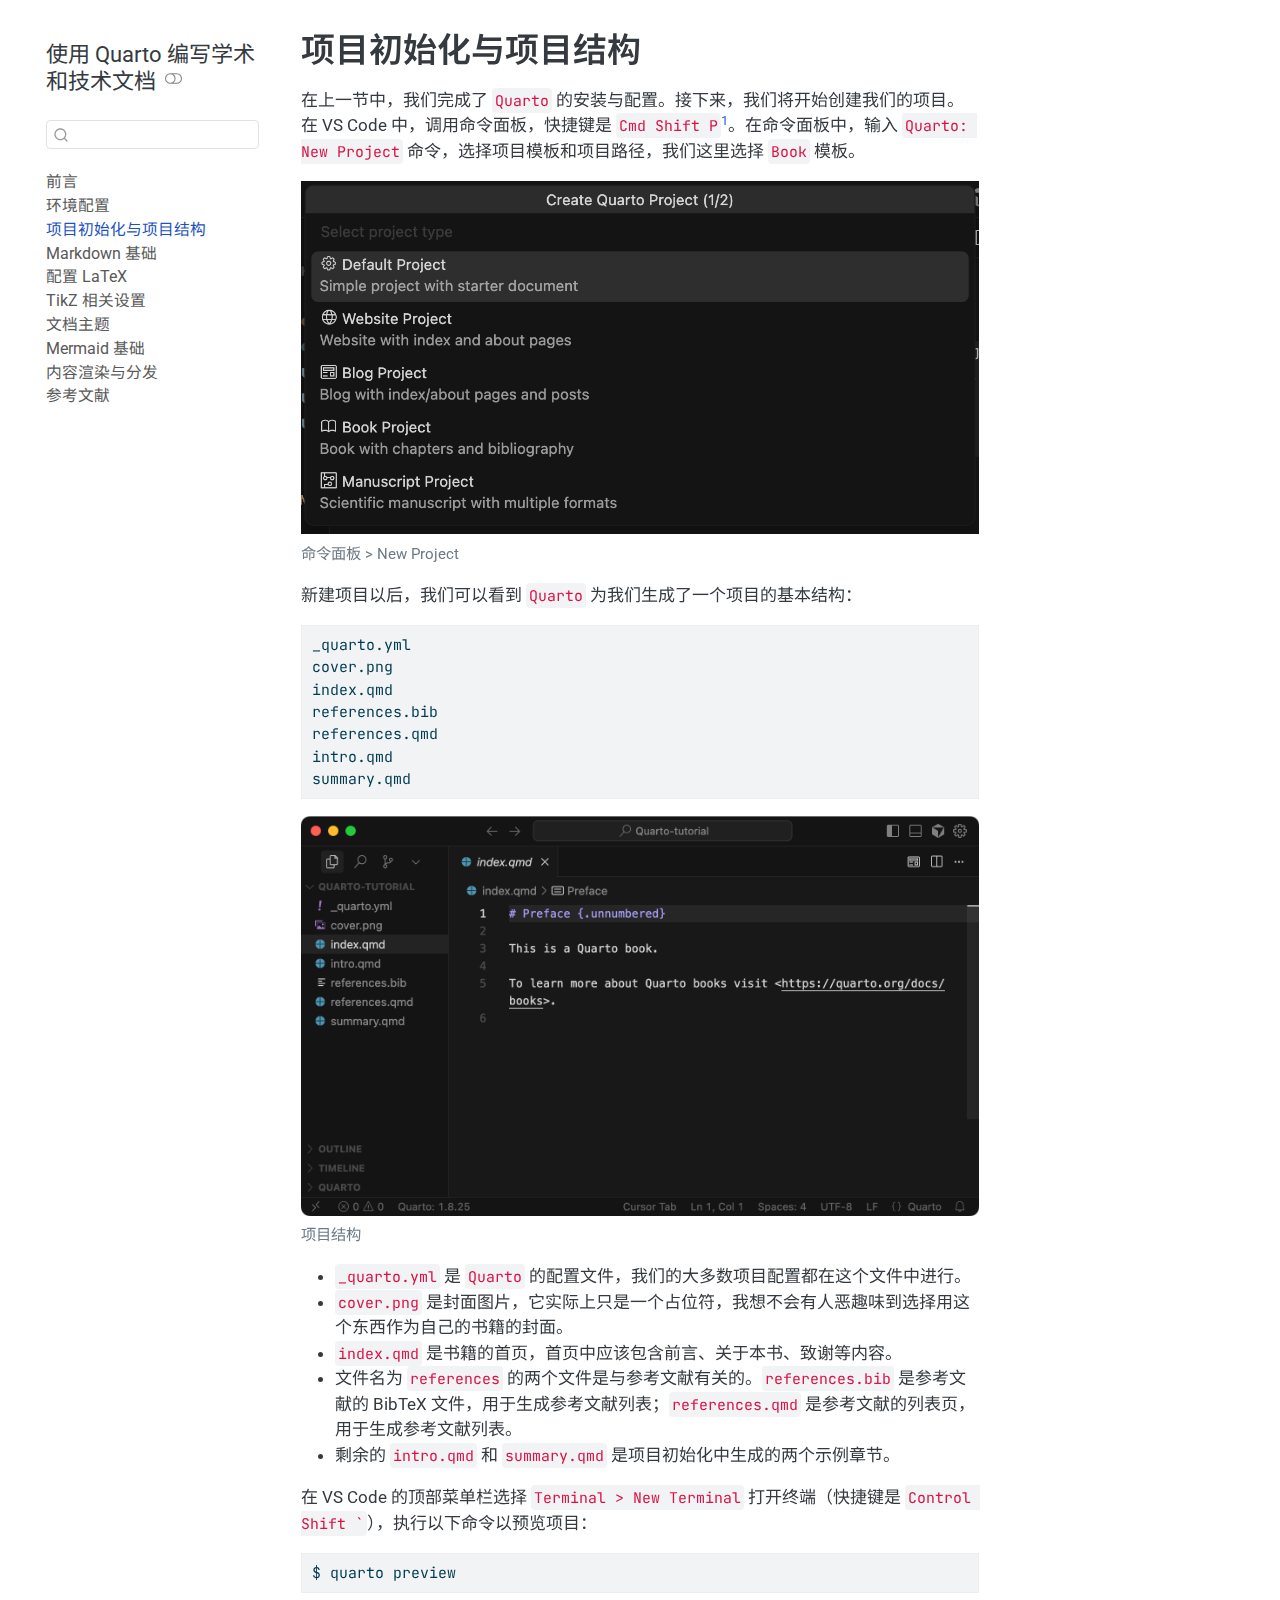
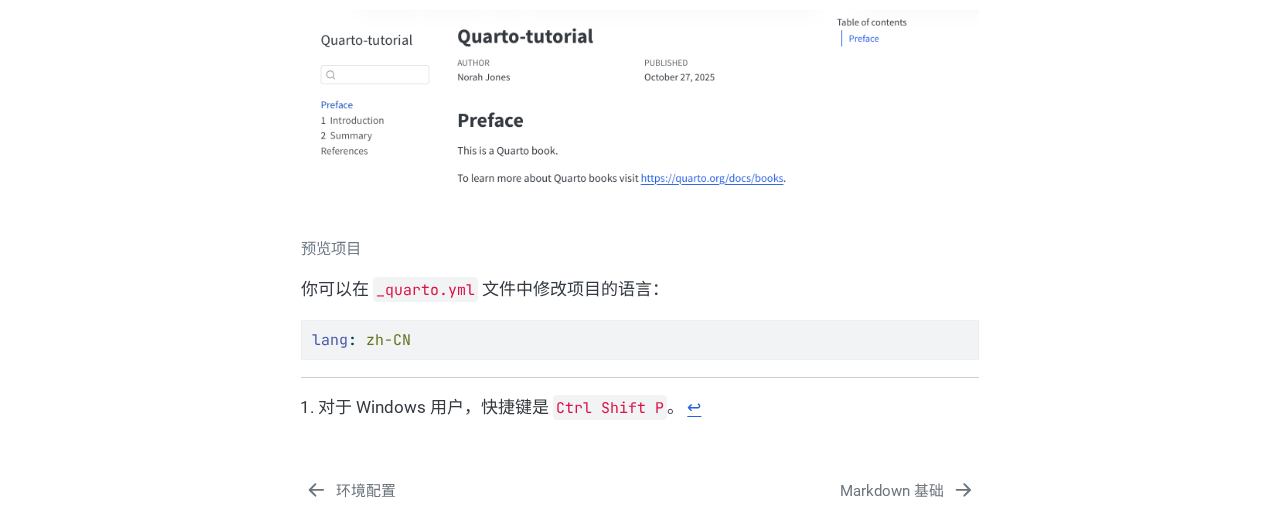
<file: init-project.html>
<!DOCTYPE html>
<html xmlns="http://www.w3.org/1999/xhtml" lang="zh-CN" xml:lang="zh-CN"><head>

<meta charset="utf-8">
<meta name="generator" content="quarto-1.8.25">

<meta name="viewport" content="width=device-width, initial-scale=1.0, user-scalable=yes">


<title>项目初始化与项目结构 – 使用 Quarto 编写学术和技术文档</title>
<style>
code{white-space: pre-wrap;}
span.smallcaps{font-variant: small-caps;}
div.columns{display: flex; gap: min(4vw, 1.5em);}
div.column{flex: auto; overflow-x: auto;}
div.hanging-indent{margin-left: 1.5em; text-indent: -1.5em;}
ul.task-list{list-style: none;}
ul.task-list li input[type="checkbox"] {
  width: 0.8em;
  margin: 0 0.8em 0.2em -1em; /* quarto-specific, see https://github.com/quarto-dev/quarto-cli/issues/4556 */ 
  vertical-align: middle;
}
/* CSS for syntax highlighting */
html { -webkit-text-size-adjust: 100%; }
pre > code.sourceCode { white-space: pre; position: relative; }
pre > code.sourceCode > span { display: inline-block; line-height: 1.25; }
pre > code.sourceCode > span:empty { height: 1.2em; }
.sourceCode { overflow: visible; }
code.sourceCode > span { color: inherit; text-decoration: inherit; }
div.sourceCode { margin: 1em 0; }
pre.sourceCode { margin: 0; }
@media screen {
div.sourceCode { overflow: auto; }
}
@media print {
pre > code.sourceCode { white-space: pre-wrap; }
pre > code.sourceCode > span { text-indent: -5em; padding-left: 5em; }
}
pre.numberSource code
  { counter-reset: source-line 0; }
pre.numberSource code > span
  { position: relative; left: -4em; counter-increment: source-line; }
pre.numberSource code > span > a:first-child::before
  { content: counter(source-line);
    position: relative; left: -1em; text-align: right; vertical-align: baseline;
    border: none; display: inline-block;
    -webkit-touch-callout: none; -webkit-user-select: none;
    -khtml-user-select: none; -moz-user-select: none;
    -ms-user-select: none; user-select: none;
    padding: 0 4px; width: 4em;
  }
pre.numberSource { margin-left: 3em;  padding-left: 4px; }
div.sourceCode
  {   }
@media screen {
pre > code.sourceCode > span > a:first-child::before { text-decoration: underline; }
}
</style>


<script src="site_libs/quarto-nav/quarto-nav.js"></script>
<script src="site_libs/quarto-nav/headroom.min.js"></script>
<script src="site_libs/clipboard/clipboard.min.js"></script>
<script src="site_libs/quarto-search/autocomplete.umd.js"></script>
<script src="site_libs/quarto-search/fuse.min.js"></script>
<script src="site_libs/quarto-search/quarto-search.js"></script>
<meta name="quarto:offset" content="./">
<link href="./markdown-basic.html" rel="next">
<link href="./intro.html" rel="prev">
<script src="site_libs/quarto-html/quarto.js" type="module"></script>
<script src="site_libs/quarto-html/tabsets/tabsets.js" type="module"></script>
<script src="site_libs/quarto-html/axe/axe-check.js" type="module"></script>
<script src="site_libs/quarto-html/popper.min.js"></script>
<script src="site_libs/quarto-html/tippy.umd.min.js"></script>
<script src="site_libs/quarto-html/anchor.min.js"></script>
<link href="site_libs/quarto-html/tippy.css" rel="stylesheet">
<link href="site_libs/quarto-html/quarto-syntax-highlighting-7b89279ff1a6dce999919e0e67d4d9ec.css" rel="stylesheet" class="quarto-color-scheme" id="quarto-text-highlighting-styles">
<link href="site_libs/quarto-html/quarto-syntax-highlighting-dark-707d8167ce6003fca903bfe2be84ab7f.css" rel="stylesheet" class="quarto-color-scheme quarto-color-alternate" id="quarto-text-highlighting-styles">
<link href="site_libs/quarto-html/quarto-syntax-highlighting-7b89279ff1a6dce999919e0e67d4d9ec.css" rel="stylesheet" class="quarto-color-scheme-extra" id="quarto-text-highlighting-styles">
<script src="site_libs/bootstrap/bootstrap.min.js"></script>
<link href="site_libs/bootstrap/bootstrap-icons.css" rel="stylesheet">
<link href="site_libs/bootstrap/bootstrap-eadfb6f413fa1af9ff8901c7e62fb73f.min.css" rel="stylesheet" append-hash="true" class="quarto-color-scheme" id="quarto-bootstrap" data-mode="light">
<link href="site_libs/bootstrap/bootstrap-dark-d21a6f202bce0cff4145454182eb937c.min.css" rel="stylesheet" append-hash="true" class="quarto-color-scheme quarto-color-alternate" id="quarto-bootstrap" data-mode="dark">
<link href="site_libs/bootstrap/bootstrap-eadfb6f413fa1af9ff8901c7e62fb73f.min.css" rel="stylesheet" append-hash="true" class="quarto-color-scheme-extra" id="quarto-bootstrap" data-mode="light">
<script id="quarto-search-options" type="application/json">{
  "location": "sidebar",
  "copy-button": false,
  "collapse-after": 3,
  "panel-placement": "start",
  "type": "textbox",
  "limit": 50,
  "keyboard-shortcut": [
    "f",
    "/",
    "s"
  ],
  "show-item-context": false,
  "language": {
    "search-no-results-text": "没有结果",
    "search-matching-documents-text": "匹配的文档",
    "search-copy-link-title": "复制搜索链接",
    "search-hide-matches-text": "隐藏其它匹配结果",
    "search-more-match-text": "更多匹配结果",
    "search-more-matches-text": "更多匹配结果",
    "search-clear-button-title": "清除",
    "search-text-placeholder": "",
    "search-detached-cancel-button-title": "取消",
    "search-submit-button-title": "提交",
    "search-label": "搜索"
  }
}</script>
<script>
window.MathJax = {
  tex: { inlineMath: [['$', '$'], ['\\(', '\\)']] },
  chtml: { scale: 0.80 }  // 1.0 = 100%, adjust as you wish
};
</script>


<link rel="stylesheet" href="format/custom.css">
</head>

<body class="nav-sidebar floating quarto-light"><script id="quarto-html-before-body" type="application/javascript">
    const toggleBodyColorMode = (bsSheetEl) => {
      const mode = bsSheetEl.getAttribute("data-mode");
      const bodyEl = window.document.querySelector("body");
      if (mode === "dark") {
        bodyEl.classList.add("quarto-dark");
        bodyEl.classList.remove("quarto-light");
      } else {
        bodyEl.classList.add("quarto-light");
        bodyEl.classList.remove("quarto-dark");
      }
    }
    const toggleBodyColorPrimary = () => {
      const bsSheetEl = window.document.querySelector("link#quarto-bootstrap:not([rel=disabled-stylesheet])");
      if (bsSheetEl) {
        toggleBodyColorMode(bsSheetEl);
      }
    }
    const setColorSchemeToggle = (alternate) => {
      const toggles = window.document.querySelectorAll('.quarto-color-scheme-toggle');
      for (let i=0; i < toggles.length; i++) {
        const toggle = toggles[i];
        if (toggle) {
          if (alternate) {
            toggle.classList.add("alternate");
          } else {
            toggle.classList.remove("alternate");
          }
        }
      }
    };
    const toggleColorMode = (alternate) => {
      // Switch the stylesheets
      const primaryStylesheets = window.document.querySelectorAll('link.quarto-color-scheme:not(.quarto-color-alternate)');
      const alternateStylesheets = window.document.querySelectorAll('link.quarto-color-scheme.quarto-color-alternate');
      manageTransitions('#quarto-margin-sidebar .nav-link', false);
      if (alternate) {
        // note: dark is layered on light, we don't disable primary!
        enableStylesheet(alternateStylesheets);
        for (const sheetNode of alternateStylesheets) {
          if (sheetNode.id === "quarto-bootstrap") {
            toggleBodyColorMode(sheetNode);
          }
        }
      } else {
        disableStylesheet(alternateStylesheets);
        enableStylesheet(primaryStylesheets)
        toggleBodyColorPrimary();
      }
      manageTransitions('#quarto-margin-sidebar .nav-link', true);
      // Switch the toggles
      setColorSchemeToggle(alternate)
      // Hack to workaround the fact that safari doesn't
      // properly recolor the scrollbar when toggling (#1455)
      if (navigator.userAgent.indexOf('Safari') > 0 && navigator.userAgent.indexOf('Chrome') == -1) {
        manageTransitions("body", false);
        window.scrollTo(0, 1);
        setTimeout(() => {
          window.scrollTo(0, 0);
          manageTransitions("body", true);
        }, 40);
      }
    }
    const disableStylesheet = (stylesheets) => {
      for (let i=0; i < stylesheets.length; i++) {
        const stylesheet = stylesheets[i];
        stylesheet.rel = 'disabled-stylesheet';
      }
    }
    const enableStylesheet = (stylesheets) => {
      for (let i=0; i < stylesheets.length; i++) {
        const stylesheet = stylesheets[i];
        if(stylesheet.rel !== 'stylesheet') { // for Chrome, which will still FOUC without this check
          stylesheet.rel = 'stylesheet';
        }
      }
    }
    const manageTransitions = (selector, allowTransitions) => {
      const els = window.document.querySelectorAll(selector);
      for (let i=0; i < els.length; i++) {
        const el = els[i];
        if (allowTransitions) {
          el.classList.remove('notransition');
        } else {
          el.classList.add('notransition');
        }
      }
    }
    const isFileUrl = () => {
      return window.location.protocol === 'file:';
    }
    const hasAlternateSentinel = () => {
      let styleSentinel = getColorSchemeSentinel();
      if (styleSentinel !== null) {
        return styleSentinel === "alternate";
      } else {
        return false;
      }
    }
    const setStyleSentinel = (alternate) => {
      const value = alternate ? "alternate" : "default";
      if (!isFileUrl()) {
        window.localStorage.setItem("quarto-color-scheme", value);
      } else {
        localAlternateSentinel = value;
      }
    }
    const getColorSchemeSentinel = () => {
      if (!isFileUrl()) {
        const storageValue = window.localStorage.getItem("quarto-color-scheme");
        return storageValue != null ? storageValue : localAlternateSentinel;
      } else {
        return localAlternateSentinel;
      }
    }
    const toggleGiscusIfUsed = (isAlternate, darkModeDefault) => {
      const baseTheme = document.querySelector('#giscus-base-theme')?.value ?? 'light';
      const alternateTheme = document.querySelector('#giscus-alt-theme')?.value ?? 'dark';
      let newTheme = '';
      if(authorPrefersDark) {
        newTheme = isAlternate ? baseTheme : alternateTheme;
      } else {
        newTheme = isAlternate ? alternateTheme : baseTheme;
      }
      const changeGiscusTheme = () => {
        // From: https://github.com/giscus/giscus/issues/336
        const sendMessage = (message) => {
          const iframe = document.querySelector('iframe.giscus-frame');
          if (!iframe) return;
          iframe.contentWindow.postMessage({ giscus: message }, 'https://giscus.app');
        }
        sendMessage({
          setConfig: {
            theme: newTheme
          }
        });
      }
      const isGiscussLoaded = window.document.querySelector('iframe.giscus-frame') !== null;
      if (isGiscussLoaded) {
        changeGiscusTheme();
      }
    };
    const authorPrefersDark = false;
    const queryPrefersDark = window.matchMedia('(prefers-color-scheme: dark)');
    const darkModeDefault = queryPrefersDark.matches;
      document.querySelector('link#quarto-text-highlighting-styles.quarto-color-scheme-extra').rel = 'disabled-stylesheet';
      document.querySelector('link#quarto-bootstrap.quarto-color-scheme-extra').rel = 'disabled-stylesheet';
    let localAlternateSentinel = darkModeDefault ? 'alternate' : 'default';
    // Dark / light mode switch
    window.quartoToggleColorScheme = () => {
      // Read the current dark / light value
      let toAlternate = !hasAlternateSentinel();
      toggleColorMode(toAlternate);
      setStyleSentinel(toAlternate);
      toggleGiscusIfUsed(toAlternate, darkModeDefault);
      window.dispatchEvent(new Event('resize'));
    };
    queryPrefersDark.addEventListener("change", e => {
      if(window.localStorage.getItem("quarto-color-scheme") !== null)
        return;
      const alternate = e.matches
      toggleColorMode(alternate);
      localAlternateSentinel = e.matches ? 'alternate' : 'default'; // this is used alongside local storage!
      toggleGiscusIfUsed(alternate, darkModeDefault);
    });
    // Switch to dark mode if need be
    if (hasAlternateSentinel()) {
      toggleColorMode(true);
    } else {
      toggleColorMode(false);
    }
  </script>

<div id="quarto-search-results"></div>
  <header id="quarto-header" class="headroom fixed-top">
  <nav class="quarto-secondary-nav">
    <div class="container-fluid d-flex">
      <button type="button" class="quarto-btn-toggle btn" data-bs-toggle="collapse" role="button" data-bs-target=".quarto-sidebar-collapse-item" aria-controls="quarto-sidebar" aria-expanded="false" aria-label="展开或折叠侧边栏导航" onclick="if (window.quartoToggleHeadroom) { window.quartoToggleHeadroom(); }">
        <i class="bi bi-layout-text-sidebar-reverse"></i>
      </button>
        <nav class="quarto-page-breadcrumbs" aria-label="breadcrumb"><ol class="breadcrumb"><li class="breadcrumb-item"><a href="./init-project.html"><span class="chapter-title">项目初始化与项目结构</span></a></li></ol></nav>
        <a class="flex-grow-1" role="navigation" data-bs-toggle="collapse" data-bs-target=".quarto-sidebar-collapse-item" aria-controls="quarto-sidebar" aria-expanded="false" aria-label="展开或折叠侧边栏导航" onclick="if (window.quartoToggleHeadroom) { window.quartoToggleHeadroom(); }">      
        </a>
      <button type="button" class="btn quarto-search-button" aria-label="搜索" onclick="window.quartoOpenSearch();">
        <i class="bi bi-search"></i>
      </button>
    </div>
  </nav>
</header>
<!-- content -->
<div id="quarto-content" class="quarto-container page-columns page-rows-contents page-layout-article">
<!-- sidebar -->
  <nav id="quarto-sidebar" class="sidebar collapse collapse-horizontal quarto-sidebar-collapse-item sidebar-navigation floating overflow-auto">
    <div class="pt-lg-2 mt-2 text-left sidebar-header sidebar-header-stacked">
      <a href="./index.html" class="sidebar-logo-link">
      </a>
    <div class="sidebar-title mb-0 py-0">
      <a href="./">使用 Quarto 编写学术和技术文档</a> 
        <div class="sidebar-tools-main">
  <a href="" class="quarto-color-scheme-toggle quarto-navigation-tool  px-1" onclick="window.quartoToggleColorScheme(); return false;" title="切换深色模式"><i class="bi"></i></a>
</div>
    </div>
      </div>
        <div class="mt-2 flex-shrink-0 align-items-center">
        <div class="sidebar-search">
        <div id="quarto-search" class="" title="搜索"></div>
        </div>
        </div>
    <div class="sidebar-menu-container"> 
    <ul class="list-unstyled mt-1">
        <li class="sidebar-item">
  <div class="sidebar-item-container"> 
  <a href="./index.html" class="sidebar-item-text sidebar-link">
 <span class="menu-text">前言</span></a>
  </div>
</li>
        <li class="sidebar-item">
  <div class="sidebar-item-container"> 
  <a href="./intro.html" class="sidebar-item-text sidebar-link"><span class="chapter-title">环境配置</span></a>
  </div>
</li>
        <li class="sidebar-item">
  <div class="sidebar-item-container"> 
  <a href="./init-project.html" class="sidebar-item-text sidebar-link active"><span class="chapter-title">项目初始化与项目结构</span></a>
  </div>
</li>
        <li class="sidebar-item">
  <div class="sidebar-item-container"> 
  <a href="./markdown-basic.html" class="sidebar-item-text sidebar-link"><span class="chapter-title">Markdown 基础</span></a>
  </div>
</li>
        <li class="sidebar-item">
  <div class="sidebar-item-container"> 
  <a href="./latex-related-settings.html" class="sidebar-item-text sidebar-link"><span class="chapter-title">配置 LaTeX</span></a>
  </div>
</li>
        <li class="sidebar-item">
  <div class="sidebar-item-container"> 
  <a href="./tikz-related-settings.html" class="sidebar-item-text sidebar-link"><span class="chapter-title">TikZ 相关设置</span></a>
  </div>
</li>
        <li class="sidebar-item">
  <div class="sidebar-item-container"> 
  <a href="./theme.html" class="sidebar-item-text sidebar-link"><span class="chapter-title">文档主题</span></a>
  </div>
</li>
        <li class="sidebar-item">
  <div class="sidebar-item-container"> 
  <a href="./mermaid.html" class="sidebar-item-text sidebar-link"><span class="chapter-title">Mermaid 基础</span></a>
  </div>
</li>
        <li class="sidebar-item">
  <div class="sidebar-item-container"> 
  <a href="./publish.html" class="sidebar-item-text sidebar-link"><span class="chapter-title">内容渲染与分发</span></a>
  </div>
</li>
        <li class="sidebar-item">
  <div class="sidebar-item-container"> 
  <a href="./references.html" class="sidebar-item-text sidebar-link">
 <span class="menu-text">参考文献</span></a>
  </div>
</li>
    </ul>
    </div>
</nav>
<div id="quarto-sidebar-glass" class="quarto-sidebar-collapse-item" data-bs-toggle="collapse" data-bs-target=".quarto-sidebar-collapse-item"></div>
<!-- margin-sidebar -->
    <div id="quarto-margin-sidebar" class="sidebar margin-sidebar zindex-bottom">
        
    </div>
<!-- main -->
<main class="content" id="quarto-document-content">


<header id="title-block-header" class="quarto-title-block default">
<div class="quarto-title">
<h1 class="title"><span class="chapter-title">项目初始化与项目结构</span></h1>
</div>



<div class="quarto-title-meta">

    
  
    
  </div>
  


</header>


<p>在上一节中，我们完成了 <code>Quarto</code> 的安装与配置。接下来，我们将开始创建我们的项目。在 VS Code 中，调用命令面板，快捷键是 <code>Cmd Shift P</code><a href="#fn1" class="footnote-ref" id="fnref1" role="doc-noteref"><sup>1</sup></a>。在命令面板中，输入 <code>Quarto: New Project</code> 命令，选择项目模板和项目路径，我们这里选择 <code>Book</code> 模板。</p>
<div class="quarto-figure quarto-figure-center">
<figure class="figure">
<p><img src="pic/Screenshot 2025-10-27 at 10.05.02.png" class="img-fluid figure-img" style="width:100.0%"></p>
<figcaption>命令面板 &gt; New Project</figcaption>
</figure>
</div>
<!-- ::: {.callout-tip appearance="simple" title="最佳实践"}
本人建议在操作系统的 `Home` 目录中新建一个名为 `CodeProjects` 的目录用于存放所有代码相关的项目。只要妥善管理这个文件夹和 Git 远程仓库，就不会有代码丢失。 **千万不要选择基于复制粘贴的版本控制**。
::: -->
<!-- ::: {.callout-warning appearance="simple" title="关于最佳实践的警告"}
在技术领域，所谓的完美主义会化身为对最佳实践的过度追求，这将会浪费你大量的时间！所以当你看到类似 “最佳实践” 的字眼时，请首先判断一下：_它适合我吗？它对我有帮助吗？我这样实践所产生的收益，是大于还是小于等于我为此付出的时间成本？_
::: -->
<p>新建项目以后，我们可以看到 <code>Quarto</code> 为我们生成了一个项目的基本结构：</p>
<div class="code-copy-outer-scaffold"><div class="sourceCode" id="cb1"><pre class="sourceCode markdown code-with-copy"><code class="sourceCode markdown"><span id="cb1-1"><a href="#cb1-1" aria-hidden="true" tabindex="-1"></a>_quarto.yml</span>
<span id="cb1-2"><a href="#cb1-2" aria-hidden="true" tabindex="-1"></a>cover.png</span>
<span id="cb1-3"><a href="#cb1-3" aria-hidden="true" tabindex="-1"></a>index.qmd</span>
<span id="cb1-4"><a href="#cb1-4" aria-hidden="true" tabindex="-1"></a>references.bib</span>
<span id="cb1-5"><a href="#cb1-5" aria-hidden="true" tabindex="-1"></a>references.qmd</span>
<span id="cb1-6"><a href="#cb1-6" aria-hidden="true" tabindex="-1"></a>intro.qmd</span>
<span id="cb1-7"><a href="#cb1-7" aria-hidden="true" tabindex="-1"></a>summary.qmd</span></code></pre></div><button title="复制到剪贴板" class="code-copy-button"><i class="bi"></i></button></div>
<div class="quarto-figure quarto-figure-center">
<figure class="figure">
<p><img src="pic/Screenshot 2025-10-27 at 10.21.35.png" class="img-fluid figure-img" style="width:100.0%"></p>
<figcaption>项目结构</figcaption>
</figure>
</div>
<ul>
<li><code>_quarto.yml</code> 是 <code>Quarto</code> 的配置文件，我们的大多数项目配置都在这个文件中进行。</li>
<li><code>cover.png</code> 是封面图片，它实际上只是一个占位符，我想不会有人恶趣味到选择用这个东西作为自己的书籍的封面。</li>
<li><code>index.qmd</code> 是书籍的首页，首页中应该包含前言、关于本书、致谢等内容。</li>
<li>文件名为 <code>references</code> 的两个文件是与参考文献有关的。<code>references.bib</code> 是参考文献的 BibTeX 文件，用于生成参考文献列表；<code>references.qmd</code> 是参考文献的列表页，用于生成参考文献列表。</li>
<li>剩余的 <code>intro.qmd</code> 和 <code>summary.qmd</code> 是项目初始化中生成的两个示例章节。</li>
</ul>
<p>在 VS Code 的顶部菜单栏选择 <code>Terminal &gt; New Terminal</code> 打开终端（快捷键是 <code>Control Shift `</code>），执行以下命令以预览项目：</p>
<div class="code-copy-outer-scaffold"><div class="sourceCode" id="cb2"><pre class="sourceCode zsh code-with-copy"><code class="sourceCode zsh"><span id="cb2-1"><a href="#cb2-1" aria-hidden="true" tabindex="-1"></a><span class="ex">$</span> quarto preview</span></code></pre></div><button title="复制到剪贴板" class="code-copy-button"><i class="bi"></i></button></div>
<div class="quarto-figure quarto-figure-center">
<figure class="figure">
<p><img src="pic/Screenshot 2025-10-27 at 11.24.44.png" class="img-fluid figure-img" style="width:100.0%"></p>
<figcaption>预览项目</figcaption>
</figure>
</div>
<p>你可以在 <code>_quarto.yml</code> 文件中修改项目的语言：</p>
<div class="code-copy-outer-scaffold"><div class="sourceCode" id="cb3"><pre class="sourceCode yaml code-with-copy"><code class="sourceCode yaml"><span id="cb3-1"><a href="#cb3-1" aria-hidden="true" tabindex="-1"></a><span class="fu">lang</span><span class="kw">:</span><span class="at"> zh-CN</span></span></code></pre></div><button title="复制到剪贴板" class="code-copy-button"><i class="bi"></i></button></div>
<!-- ## 项目配置文件示例

本项目采用的 `_quarto.yml` 文件内容如下，我们会在稍后的章节中详细介绍这个文件中的各个配置项。 -->


<section id="footnotes" class="footnotes footnotes-end-of-document" role="doc-endnotes">
<hr>
<ol>
<li id="fn1"><p>对于 Windows 用户，快捷键是 <code>Ctrl Shift P</code>。<a href="#fnref1" class="footnote-back" role="doc-backlink">↩︎</a></p></li>
</ol>
</section>

</main> <!-- /main -->
<script id="quarto-html-after-body" type="application/javascript">
  window.document.addEventListener("DOMContentLoaded", function (event) {
    // Ensure there is a toggle, if there isn't float one in the top right
    if (window.document.querySelector('.quarto-color-scheme-toggle') === null) {
      const a = window.document.createElement('a');
      a.classList.add('top-right');
      a.classList.add('quarto-color-scheme-toggle');
      a.href = "";
      a.onclick = function() { try { window.quartoToggleColorScheme(); } catch {} return false; };
      const i = window.document.createElement("i");
      i.classList.add('bi');
      a.appendChild(i);
      window.document.body.appendChild(a);
    }
    setColorSchemeToggle(hasAlternateSentinel())
    const icon = "";
    const anchorJS = new window.AnchorJS();
    anchorJS.options = {
      placement: 'right',
      icon: icon
    };
    anchorJS.add('.anchored');
    const isCodeAnnotation = (el) => {
      for (const clz of el.classList) {
        if (clz.startsWith('code-annotation-')) {                     
          return true;
        }
      }
      return false;
    }
    const onCopySuccess = function(e) {
      // button target
      const button = e.trigger;
      // don't keep focus
      button.blur();
      // flash "checked"
      button.classList.add('code-copy-button-checked');
      var currentTitle = button.getAttribute("title");
      button.setAttribute("title", "已复制");
      let tooltip;
      if (window.bootstrap) {
        button.setAttribute("data-bs-toggle", "tooltip");
        button.setAttribute("data-bs-placement", "left");
        button.setAttribute("data-bs-title", "已复制");
        tooltip = new bootstrap.Tooltip(button, 
          { trigger: "manual", 
            customClass: "code-copy-button-tooltip",
            offset: [0, -8]});
        tooltip.show();    
      }
      setTimeout(function() {
        if (tooltip) {
          tooltip.hide();
          button.removeAttribute("data-bs-title");
          button.removeAttribute("data-bs-toggle");
          button.removeAttribute("data-bs-placement");
        }
        button.setAttribute("title", currentTitle);
        button.classList.remove('code-copy-button-checked');
      }, 1000);
      // clear code selection
      e.clearSelection();
    }
    const getTextToCopy = function(trigger) {
      const outerScaffold = trigger.parentElement.cloneNode(true);
      const codeEl = outerScaffold.querySelector('code');
      for (const childEl of codeEl.children) {
        if (isCodeAnnotation(childEl)) {
          childEl.remove();
        }
      }
      return codeEl.innerText;
    }
    const clipboard = new window.ClipboardJS('.code-copy-button:not([data-in-quarto-modal])', {
      text: getTextToCopy
    });
    clipboard.on('success', onCopySuccess);
    if (window.document.getElementById('quarto-embedded-source-code-modal')) {
      const clipboardModal = new window.ClipboardJS('.code-copy-button[data-in-quarto-modal]', {
        text: getTextToCopy,
        container: window.document.getElementById('quarto-embedded-source-code-modal')
      });
      clipboardModal.on('success', onCopySuccess);
    }
      var localhostRegex = new RegExp(/^(?:http|https):\/\/localhost\:?[0-9]*\//);
      var mailtoRegex = new RegExp(/^mailto:/);
        var filterRegex = new RegExp('/' + window.location.host + '/');
      var isInternal = (href) => {
          return filterRegex.test(href) || localhostRegex.test(href) || mailtoRegex.test(href);
      }
      // Inspect non-navigation links and adorn them if external
     var links = window.document.querySelectorAll('a[href]:not(.nav-link):not(.navbar-brand):not(.toc-action):not(.sidebar-link):not(.sidebar-item-toggle):not(.pagination-link):not(.no-external):not([aria-hidden]):not(.dropdown-item):not(.quarto-navigation-tool):not(.about-link)');
      for (var i=0; i<links.length; i++) {
        const link = links[i];
        if (!isInternal(link.href)) {
          // undo the damage that might have been done by quarto-nav.js in the case of
          // links that we want to consider external
          if (link.dataset.originalHref !== undefined) {
            link.href = link.dataset.originalHref;
          }
        }
      }
    function tippyHover(el, contentFn, onTriggerFn, onUntriggerFn) {
      const config = {
        allowHTML: true,
        maxWidth: 500,
        delay: 100,
        arrow: false,
        appendTo: function(el) {
            return el.parentElement;
        },
        interactive: true,
        interactiveBorder: 10,
        theme: 'quarto',
        placement: 'bottom-start',
      };
      if (contentFn) {
        config.content = contentFn;
      }
      if (onTriggerFn) {
        config.onTrigger = onTriggerFn;
      }
      if (onUntriggerFn) {
        config.onUntrigger = onUntriggerFn;
      }
      window.tippy(el, config); 
    }
    const noterefs = window.document.querySelectorAll('a[role="doc-noteref"]');
    for (var i=0; i<noterefs.length; i++) {
      const ref = noterefs[i];
      tippyHover(ref, function() {
        // use id or data attribute instead here
        let href = ref.getAttribute('data-footnote-href') || ref.getAttribute('href');
        try { href = new URL(href).hash; } catch {}
        const id = href.replace(/^#\/?/, "");
        const note = window.document.getElementById(id);
        if (note) {
          return note.innerHTML;
        } else {
          return "";
        }
      });
    }
    const xrefs = window.document.querySelectorAll('a.quarto-xref');
    const processXRef = (id, note) => {
      // Strip column container classes
      const stripColumnClz = (el) => {
        el.classList.remove("page-full", "page-columns");
        if (el.children) {
          for (const child of el.children) {
            stripColumnClz(child);
          }
        }
      }
      stripColumnClz(note)
      if (id === null || id.startsWith('sec-')) {
        // Special case sections, only their first couple elements
        const container = document.createElement("div");
        if (note.children && note.children.length > 2) {
          container.appendChild(note.children[0].cloneNode(true));
          for (let i = 1; i < note.children.length; i++) {
            const child = note.children[i];
            if (child.tagName === "P" && child.innerText === "") {
              continue;
            } else {
              container.appendChild(child.cloneNode(true));
              break;
            }
          }
          if (window.Quarto?.typesetMath) {
            window.Quarto.typesetMath(container);
          }
          return container.innerHTML
        } else {
          if (window.Quarto?.typesetMath) {
            window.Quarto.typesetMath(note);
          }
          return note.innerHTML;
        }
      } else {
        // Remove any anchor links if they are present
        const anchorLink = note.querySelector('a.anchorjs-link');
        if (anchorLink) {
          anchorLink.remove();
        }
        if (window.Quarto?.typesetMath) {
          window.Quarto.typesetMath(note);
        }
        if (note.classList.contains("callout")) {
          return note.outerHTML;
        } else {
          return note.innerHTML;
        }
      }
    }
    for (var i=0; i<xrefs.length; i++) {
      const xref = xrefs[i];
      tippyHover(xref, undefined, function(instance) {
        instance.disable();
        let url = xref.getAttribute('href');
        let hash = undefined; 
        if (url.startsWith('#')) {
          hash = url;
        } else {
          try { hash = new URL(url).hash; } catch {}
        }
        if (hash) {
          const id = hash.replace(/^#\/?/, "");
          const note = window.document.getElementById(id);
          if (note !== null) {
            try {
              const html = processXRef(id, note.cloneNode(true));
              instance.setContent(html);
            } finally {
              instance.enable();
              instance.show();
            }
          } else {
            // See if we can fetch this
            fetch(url.split('#')[0])
            .then(res => res.text())
            .then(html => {
              const parser = new DOMParser();
              const htmlDoc = parser.parseFromString(html, "text/html");
              const note = htmlDoc.getElementById(id);
              if (note !== null) {
                const html = processXRef(id, note);
                instance.setContent(html);
              } 
            }).finally(() => {
              instance.enable();
              instance.show();
            });
          }
        } else {
          // See if we can fetch a full url (with no hash to target)
          // This is a special case and we should probably do some content thinning / targeting
          fetch(url)
          .then(res => res.text())
          .then(html => {
            const parser = new DOMParser();
            const htmlDoc = parser.parseFromString(html, "text/html");
            const note = htmlDoc.querySelector('main.content');
            if (note !== null) {
              // This should only happen for chapter cross references
              // (since there is no id in the URL)
              // remove the first header
              if (note.children.length > 0 && note.children[0].tagName === "HEADER") {
                note.children[0].remove();
              }
              const html = processXRef(null, note);
              instance.setContent(html);
            } 
          }).finally(() => {
            instance.enable();
            instance.show();
          });
        }
      }, function(instance) {
      });
    }
        let selectedAnnoteEl;
        const selectorForAnnotation = ( cell, annotation) => {
          let cellAttr = 'data-code-cell="' + cell + '"';
          let lineAttr = 'data-code-annotation="' +  annotation + '"';
          const selector = 'span[' + cellAttr + '][' + lineAttr + ']';
          return selector;
        }
        const selectCodeLines = (annoteEl) => {
          const doc = window.document;
          const targetCell = annoteEl.getAttribute("data-target-cell");
          const targetAnnotation = annoteEl.getAttribute("data-target-annotation");
          const annoteSpan = window.document.querySelector(selectorForAnnotation(targetCell, targetAnnotation));
          const lines = annoteSpan.getAttribute("data-code-lines").split(",");
          const lineIds = lines.map((line) => {
            return targetCell + "-" + line;
          })
          let top = null;
          let height = null;
          let parent = null;
          if (lineIds.length > 0) {
              //compute the position of the single el (top and bottom and make a div)
              const el = window.document.getElementById(lineIds[0]);
              top = el.offsetTop;
              height = el.offsetHeight;
              parent = el.parentElement.parentElement;
            if (lineIds.length > 1) {
              const lastEl = window.document.getElementById(lineIds[lineIds.length - 1]);
              const bottom = lastEl.offsetTop + lastEl.offsetHeight;
              height = bottom - top;
            }
            if (top !== null && height !== null && parent !== null) {
              // cook up a div (if necessary) and position it 
              let div = window.document.getElementById("code-annotation-line-highlight");
              if (div === null) {
                div = window.document.createElement("div");
                div.setAttribute("id", "code-annotation-line-highlight");
                div.style.position = 'absolute';
                parent.appendChild(div);
              }
              div.style.top = top - 2 + "px";
              div.style.height = height + 4 + "px";
              div.style.left = 0;
              let gutterDiv = window.document.getElementById("code-annotation-line-highlight-gutter");
              if (gutterDiv === null) {
                gutterDiv = window.document.createElement("div");
                gutterDiv.setAttribute("id", "code-annotation-line-highlight-gutter");
                gutterDiv.style.position = 'absolute';
                const codeCell = window.document.getElementById(targetCell);
                const gutter = codeCell.querySelector('.code-annotation-gutter');
                gutter.appendChild(gutterDiv);
              }
              gutterDiv.style.top = top - 2 + "px";
              gutterDiv.style.height = height + 4 + "px";
            }
            selectedAnnoteEl = annoteEl;
          }
        };
        const unselectCodeLines = () => {
          const elementsIds = ["code-annotation-line-highlight", "code-annotation-line-highlight-gutter"];
          elementsIds.forEach((elId) => {
            const div = window.document.getElementById(elId);
            if (div) {
              div.remove();
            }
          });
          selectedAnnoteEl = undefined;
        };
          // Handle positioning of the toggle
      window.addEventListener(
        "resize",
        throttle(() => {
          elRect = undefined;
          if (selectedAnnoteEl) {
            selectCodeLines(selectedAnnoteEl);
          }
        }, 10)
      );
      function throttle(fn, ms) {
      let throttle = false;
      let timer;
        return (...args) => {
          if(!throttle) { // first call gets through
              fn.apply(this, args);
              throttle = true;
          } else { // all the others get throttled
              if(timer) clearTimeout(timer); // cancel #2
              timer = setTimeout(() => {
                fn.apply(this, args);
                timer = throttle = false;
              }, ms);
          }
        };
      }
        // Attach click handler to the DT
        const annoteDls = window.document.querySelectorAll('dt[data-target-cell]');
        for (const annoteDlNode of annoteDls) {
          annoteDlNode.addEventListener('click', (event) => {
            const clickedEl = event.target;
            if (clickedEl !== selectedAnnoteEl) {
              unselectCodeLines();
              const activeEl = window.document.querySelector('dt[data-target-cell].code-annotation-active');
              if (activeEl) {
                activeEl.classList.remove('code-annotation-active');
              }
              selectCodeLines(clickedEl);
              clickedEl.classList.add('code-annotation-active');
            } else {
              // Unselect the line
              unselectCodeLines();
              clickedEl.classList.remove('code-annotation-active');
            }
          });
        }
    const findCites = (el) => {
      const parentEl = el.parentElement;
      if (parentEl) {
        const cites = parentEl.dataset.cites;
        if (cites) {
          return {
            el,
            cites: cites.split(' ')
          };
        } else {
          return findCites(el.parentElement)
        }
      } else {
        return undefined;
      }
    };
    var bibliorefs = window.document.querySelectorAll('a[role="doc-biblioref"]');
    for (var i=0; i<bibliorefs.length; i++) {
      const ref = bibliorefs[i];
      const citeInfo = findCites(ref);
      if (citeInfo) {
        tippyHover(citeInfo.el, function() {
          var popup = window.document.createElement('div');
          citeInfo.cites.forEach(function(cite) {
            var citeDiv = window.document.createElement('div');
            citeDiv.classList.add('hanging-indent');
            citeDiv.classList.add('csl-entry');
            var biblioDiv = window.document.getElementById('ref-' + cite);
            if (biblioDiv) {
              citeDiv.innerHTML = biblioDiv.innerHTML;
            }
            popup.appendChild(citeDiv);
          });
          return popup.innerHTML;
        });
      }
    }
  });
  </script>
<nav class="page-navigation">
  <div class="nav-page nav-page-previous">
      <a href="./intro.html" class="pagination-link" aria-label="环境配置">
        <i class="bi bi-arrow-left-short"></i> <span class="nav-page-text"><span class="chapter-title">环境配置</span></span>
      </a>          
  </div>
  <div class="nav-page nav-page-next">
      <a href="./markdown-basic.html" class="pagination-link" aria-label="Markdown 基础">
        <span class="nav-page-text"><span class="chapter-title">Markdown 基础</span></span> <i class="bi bi-arrow-right-short"></i>
      </a>
  </div>
</nav>
</div> <!-- /content -->




</body></html>
</file>
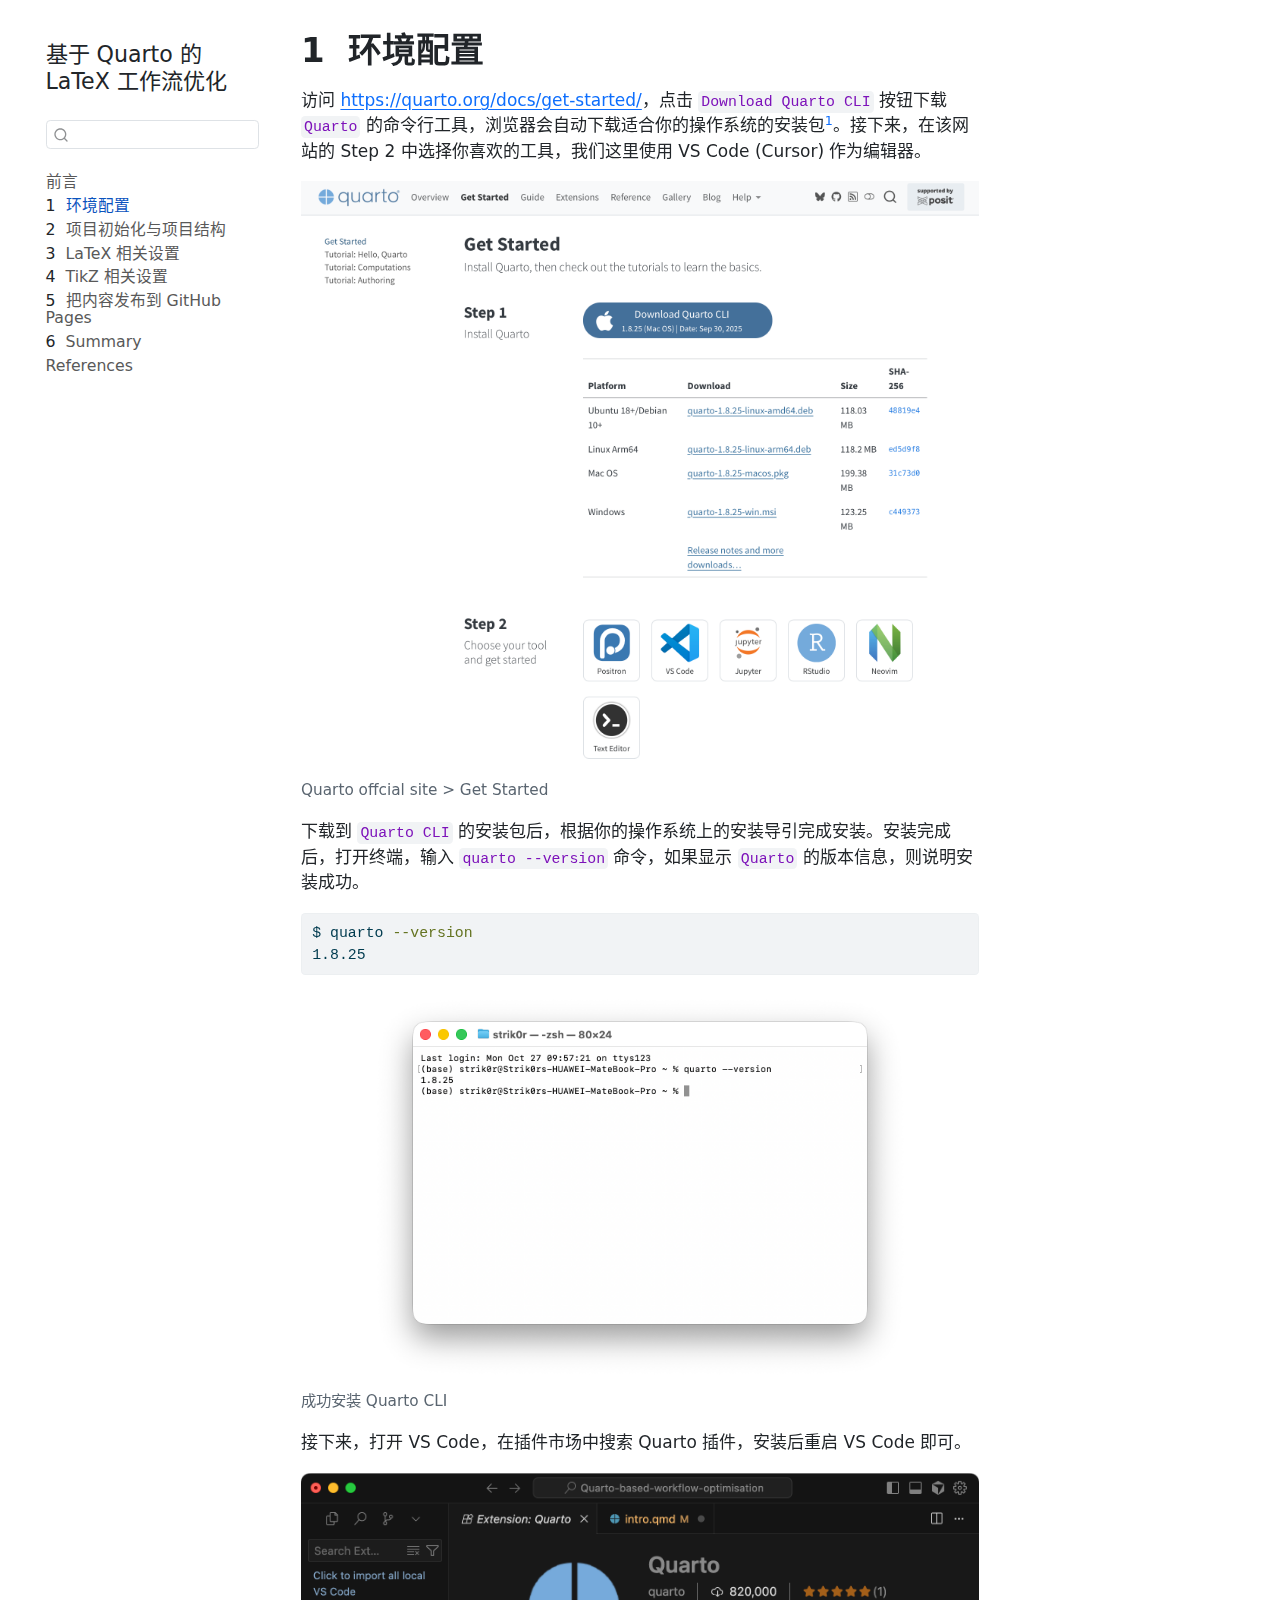
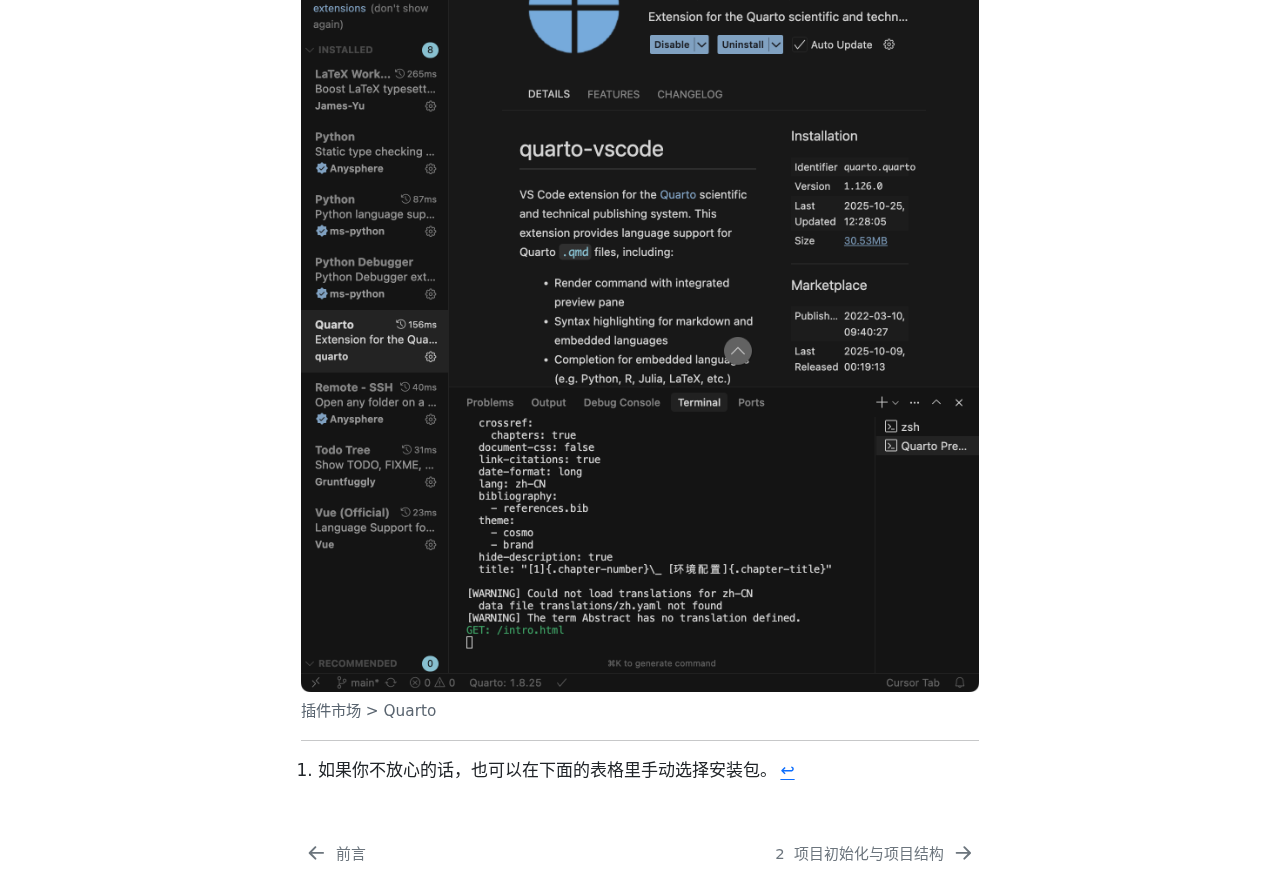
<file: intro.html>
<!DOCTYPE html>
<html xmlns="http://www.w3.org/1999/xhtml" lang="zh-CN" xml:lang="zh-CN"><head>

<meta charset="utf-8">
<meta name="generator" content="quarto-1.8.25">

<meta name="viewport" content="width=device-width, initial-scale=1.0, user-scalable=yes">


<title>1&nbsp; 环境配置 – 基于 Quarto 的 LaTeX 工作流优化</title>
<style>
code{white-space: pre-wrap;}
span.smallcaps{font-variant: small-caps;}
div.columns{display: flex; gap: min(4vw, 1.5em);}
div.column{flex: auto; overflow-x: auto;}
div.hanging-indent{margin-left: 1.5em; text-indent: -1.5em;}
ul.task-list{list-style: none;}
ul.task-list li input[type="checkbox"] {
  width: 0.8em;
  margin: 0 0.8em 0.2em -1em; /* quarto-specific, see https://github.com/quarto-dev/quarto-cli/issues/4556 */ 
  vertical-align: middle;
}
/* CSS for syntax highlighting */
html { -webkit-text-size-adjust: 100%; }
pre > code.sourceCode { white-space: pre; position: relative; }
pre > code.sourceCode > span { display: inline-block; line-height: 1.25; }
pre > code.sourceCode > span:empty { height: 1.2em; }
.sourceCode { overflow: visible; }
code.sourceCode > span { color: inherit; text-decoration: inherit; }
div.sourceCode { margin: 1em 0; }
pre.sourceCode { margin: 0; }
@media screen {
div.sourceCode { overflow: auto; }
}
@media print {
pre > code.sourceCode { white-space: pre-wrap; }
pre > code.sourceCode > span { text-indent: -5em; padding-left: 5em; }
}
pre.numberSource code
  { counter-reset: source-line 0; }
pre.numberSource code > span
  { position: relative; left: -4em; counter-increment: source-line; }
pre.numberSource code > span > a:first-child::before
  { content: counter(source-line);
    position: relative; left: -1em; text-align: right; vertical-align: baseline;
    border: none; display: inline-block;
    -webkit-touch-callout: none; -webkit-user-select: none;
    -khtml-user-select: none; -moz-user-select: none;
    -ms-user-select: none; user-select: none;
    padding: 0 4px; width: 4em;
  }
pre.numberSource { margin-left: 3em;  padding-left: 4px; }
div.sourceCode
  {   }
@media screen {
pre > code.sourceCode > span > a:first-child::before { text-decoration: underline; }
}
</style>


<script src="site_libs/quarto-nav/quarto-nav.js"></script>
<script src="site_libs/quarto-nav/headroom.min.js"></script>
<script src="site_libs/clipboard/clipboard.min.js"></script>
<script src="site_libs/quarto-search/autocomplete.umd.js"></script>
<script src="site_libs/quarto-search/fuse.min.js"></script>
<script src="site_libs/quarto-search/quarto-search.js"></script>
<meta name="quarto:offset" content="./">
<link href="./project-initiation-and-structure.html" rel="next">
<link href="./index.html" rel="prev">
<script src="site_libs/quarto-html/quarto.js" type="module"></script>
<script src="site_libs/quarto-html/tabsets/tabsets.js" type="module"></script>
<script src="site_libs/quarto-html/axe/axe-check.js" type="module"></script>
<script src="site_libs/quarto-html/popper.min.js"></script>
<script src="site_libs/quarto-html/tippy.umd.min.js"></script>
<script src="site_libs/quarto-html/anchor.min.js"></script>
<link href="site_libs/quarto-html/tippy.css" rel="stylesheet">
<link href="site_libs/quarto-html/quarto-syntax-highlighting-7b89279ff1a6dce999919e0e67d4d9ec.css" rel="stylesheet" id="quarto-text-highlighting-styles">
<script src="site_libs/bootstrap/bootstrap.min.js"></script>
<link href="site_libs/bootstrap/bootstrap-icons.css" rel="stylesheet">
<link href="site_libs/bootstrap/bootstrap-99913b7803b80b0c1d2b970a25816663.min.css" rel="stylesheet" append-hash="true" id="quarto-bootstrap" data-mode="light">
<script id="quarto-search-options" type="application/json">{
  "location": "sidebar",
  "copy-button": false,
  "collapse-after": 3,
  "panel-placement": "start",
  "type": "textbox",
  "limit": 50,
  "keyboard-shortcut": [
    "f",
    "/",
    "s"
  ],
  "show-item-context": false,
  "language": {
    "search-no-results-text": "没有结果",
    "search-matching-documents-text": "匹配的文档",
    "search-copy-link-title": "复制搜索链接",
    "search-hide-matches-text": "隐藏其它匹配结果",
    "search-more-match-text": "更多匹配结果",
    "search-more-matches-text": "更多匹配结果",
    "search-clear-button-title": "清除",
    "search-text-placeholder": "",
    "search-detached-cancel-button-title": "取消",
    "search-submit-button-title": "提交",
    "search-label": "搜索"
  }
}</script>


</head>

<body class="nav-sidebar floating quarto-light">

<div id="quarto-search-results"></div>
  <header id="quarto-header" class="headroom fixed-top">
  <nav class="quarto-secondary-nav">
    <div class="container-fluid d-flex">
      <button type="button" class="quarto-btn-toggle btn" data-bs-toggle="collapse" role="button" data-bs-target=".quarto-sidebar-collapse-item" aria-controls="quarto-sidebar" aria-expanded="false" aria-label="展开或折叠侧边栏导航" onclick="if (window.quartoToggleHeadroom) { window.quartoToggleHeadroom(); }">
        <i class="bi bi-layout-text-sidebar-reverse"></i>
      </button>
        <nav class="quarto-page-breadcrumbs" aria-label="breadcrumb"><ol class="breadcrumb"><li class="breadcrumb-item"><a href="./intro.html"><span class="chapter-number">1</span>&nbsp; <span class="chapter-title">环境配置</span></a></li></ol></nav>
        <a class="flex-grow-1" role="navigation" data-bs-toggle="collapse" data-bs-target=".quarto-sidebar-collapse-item" aria-controls="quarto-sidebar" aria-expanded="false" aria-label="展开或折叠侧边栏导航" onclick="if (window.quartoToggleHeadroom) { window.quartoToggleHeadroom(); }">      
        </a>
      <button type="button" class="btn quarto-search-button" aria-label="搜索" onclick="window.quartoOpenSearch();">
        <i class="bi bi-search"></i>
      </button>
    </div>
  </nav>
</header>
<!-- content -->
<div id="quarto-content" class="quarto-container page-columns page-rows-contents page-layout-article">
<!-- sidebar -->
  <nav id="quarto-sidebar" class="sidebar collapse collapse-horizontal quarto-sidebar-collapse-item sidebar-navigation floating overflow-auto">
    <div class="pt-lg-2 mt-2 text-left sidebar-header sidebar-header-stacked">
      <a href="./index.html" class="sidebar-logo-link">
      </a>
    <div class="sidebar-title mb-0 py-0">
      <a href="./">基于 Quarto 的 LaTeX 工作流优化</a> 
    </div>
      </div>
        <div class="mt-2 flex-shrink-0 align-items-center">
        <div class="sidebar-search">
        <div id="quarto-search" class="" title="搜索"></div>
        </div>
        </div>
    <div class="sidebar-menu-container"> 
    <ul class="list-unstyled mt-1">
        <li class="sidebar-item">
  <div class="sidebar-item-container"> 
  <a href="./index.html" class="sidebar-item-text sidebar-link">
 <span class="menu-text">前言</span></a>
  </div>
</li>
        <li class="sidebar-item">
  <div class="sidebar-item-container"> 
  <a href="./intro.html" class="sidebar-item-text sidebar-link active">
 <span class="menu-text"><span class="chapter-number">1</span>&nbsp; <span class="chapter-title">环境配置</span></span></a>
  </div>
</li>
        <li class="sidebar-item">
  <div class="sidebar-item-container"> 
  <a href="./project-initiation-and-structure.html" class="sidebar-item-text sidebar-link">
 <span class="menu-text"><span class="chapter-number">2</span>&nbsp; <span class="chapter-title">项目初始化与项目结构</span></span></a>
  </div>
</li>
        <li class="sidebar-item">
  <div class="sidebar-item-container"> 
  <a href="./latex-related-settings.html" class="sidebar-item-text sidebar-link">
 <span class="menu-text"><span class="chapter-number">3</span>&nbsp; <span class="chapter-title">LaTeX 相关设置</span></span></a>
  </div>
</li>
        <li class="sidebar-item">
  <div class="sidebar-item-container"> 
  <a href="./tikz-related-settings.html" class="sidebar-item-text sidebar-link">
 <span class="menu-text"><span class="chapter-number">4</span>&nbsp; <span class="chapter-title">TikZ 相关设置</span></span></a>
  </div>
</li>
        <li class="sidebar-item">
  <div class="sidebar-item-container"> 
  <a href="./publish.html" class="sidebar-item-text sidebar-link">
 <span class="menu-text"><span class="chapter-number">5</span>&nbsp; <span class="chapter-title">把内容发布到 GitHub Pages</span></span></a>
  </div>
</li>
        <li class="sidebar-item">
  <div class="sidebar-item-container"> 
  <a href="./summary.html" class="sidebar-item-text sidebar-link">
 <span class="menu-text"><span class="chapter-number">6</span>&nbsp; <span class="chapter-title">Summary</span></span></a>
  </div>
</li>
        <li class="sidebar-item">
  <div class="sidebar-item-container"> 
  <a href="./references.html" class="sidebar-item-text sidebar-link">
 <span class="menu-text">References</span></a>
  </div>
</li>
    </ul>
    </div>
</nav>
<div id="quarto-sidebar-glass" class="quarto-sidebar-collapse-item" data-bs-toggle="collapse" data-bs-target=".quarto-sidebar-collapse-item"></div>
<!-- margin-sidebar -->
    <div id="quarto-margin-sidebar" class="sidebar margin-sidebar zindex-bottom">
        
    </div>
<!-- main -->
<main class="content" id="quarto-document-content">

<header id="title-block-header" class="quarto-title-block default">
<div class="quarto-title">
<h1 class="title"><span class="chapter-number">1</span>&nbsp; <span class="chapter-title">环境配置</span></h1>
</div>



<div class="quarto-title-meta">

    
  
    
  </div>
  


</header>


<p>访问 <a href="https://quarto.org/docs/get-started/" class="uri">https://quarto.org/docs/get-started/</a>，点击 <code>Download Quarto CLI</code> 按钮下载 <code>Quarto</code> 的命令行工具，浏览器会自动下载适合你的操作系统的安装包<a href="#fn1" class="footnote-ref" id="fnref1" role="doc-noteref"><sup>1</sup></a>。接下来，在该网站的 Step 2 中选择你喜欢的工具，我们这里使用 VS Code (Cursor) 作为编辑器。</p>
<div class="quarto-figure quarto-figure-center">
<figure class="figure">
<p><img src="pic/Screenshot 2025-10-27 at 09.53.23.png" class="img-fluid figure-img" style="width:100.0%"></p>
<figcaption>Quarto offcial site &gt; Get Started</figcaption>
</figure>
</div>
<p>下载到 <code>Quarto CLI</code> 的安装包后，根据你的操作系统上的安装导引完成安装。安装完成后，打开终端，输入 <code>quarto --version</code> 命令，如果显示 <code>Quarto</code> 的版本信息，则说明安装成功。</p>
<div class="code-copy-outer-scaffold"><div class="sourceCode" id="cb1"><pre class="sourceCode zsh code-with-copy"><code class="sourceCode zsh"><span id="cb1-1"><a href="#cb1-1" aria-hidden="true" tabindex="-1"></a><span class="ex">$</span> quarto <span class="at">--version</span></span>
<span id="cb1-2"><a href="#cb1-2" aria-hidden="true" tabindex="-1"></a><span class="ex">1.8.25</span></span></code></pre></div><button title="复制到剪贴板" class="code-copy-button"><i class="bi"></i></button></div>
<div class="quarto-figure quarto-figure-center">
<figure class="figure">
<p><img src="pic/Screenshot 2025-10-27 at 09.57.48.png" class="img-fluid figure-img" style="width:80.0%"></p>
<figcaption>成功安装 Quarto CLI</figcaption>
</figure>
</div>
<p>接下来，打开 VS Code，在插件市场中搜索 Quarto 插件，安装后重启 VS Code 即可。</p>
<div class="quarto-figure quarto-figure-center">
<figure class="figure">
<p><img src="pic/Screenshot 2025-10-27 at 10.00.11.png" class="img-fluid figure-img" style="width:100.0%"></p>
<figcaption>插件市场 &gt; Quarto</figcaption>
</figure>
</div>


<section id="footnotes" class="footnotes footnotes-end-of-document" role="doc-endnotes">
<hr>
<ol>
<li id="fn1"><p>如果你不放心的话，也可以在下面的表格里手动选择安装包。<a href="#fnref1" class="footnote-back" role="doc-backlink">↩︎</a></p></li>
</ol>
</section>

</main> <!-- /main -->
<script id="quarto-html-after-body" type="application/javascript">
  window.document.addEventListener("DOMContentLoaded", function (event) {
    const icon = "";
    const anchorJS = new window.AnchorJS();
    anchorJS.options = {
      placement: 'right',
      icon: icon
    };
    anchorJS.add('.anchored');
    const isCodeAnnotation = (el) => {
      for (const clz of el.classList) {
        if (clz.startsWith('code-annotation-')) {                     
          return true;
        }
      }
      return false;
    }
    const onCopySuccess = function(e) {
      // button target
      const button = e.trigger;
      // don't keep focus
      button.blur();
      // flash "checked"
      button.classList.add('code-copy-button-checked');
      var currentTitle = button.getAttribute("title");
      button.setAttribute("title", "已复制");
      let tooltip;
      if (window.bootstrap) {
        button.setAttribute("data-bs-toggle", "tooltip");
        button.setAttribute("data-bs-placement", "left");
        button.setAttribute("data-bs-title", "已复制");
        tooltip = new bootstrap.Tooltip(button, 
          { trigger: "manual", 
            customClass: "code-copy-button-tooltip",
            offset: [0, -8]});
        tooltip.show();    
      }
      setTimeout(function() {
        if (tooltip) {
          tooltip.hide();
          button.removeAttribute("data-bs-title");
          button.removeAttribute("data-bs-toggle");
          button.removeAttribute("data-bs-placement");
        }
        button.setAttribute("title", currentTitle);
        button.classList.remove('code-copy-button-checked');
      }, 1000);
      // clear code selection
      e.clearSelection();
    }
    const getTextToCopy = function(trigger) {
      const outerScaffold = trigger.parentElement.cloneNode(true);
      const codeEl = outerScaffold.querySelector('code');
      for (const childEl of codeEl.children) {
        if (isCodeAnnotation(childEl)) {
          childEl.remove();
        }
      }
      return codeEl.innerText;
    }
    const clipboard = new window.ClipboardJS('.code-copy-button:not([data-in-quarto-modal])', {
      text: getTextToCopy
    });
    clipboard.on('success', onCopySuccess);
    if (window.document.getElementById('quarto-embedded-source-code-modal')) {
      const clipboardModal = new window.ClipboardJS('.code-copy-button[data-in-quarto-modal]', {
        text: getTextToCopy,
        container: window.document.getElementById('quarto-embedded-source-code-modal')
      });
      clipboardModal.on('success', onCopySuccess);
    }
      var localhostRegex = new RegExp(/^(?:http|https):\/\/localhost\:?[0-9]*\//);
      var mailtoRegex = new RegExp(/^mailto:/);
        var filterRegex = new RegExp('/' + window.location.host + '/');
      var isInternal = (href) => {
          return filterRegex.test(href) || localhostRegex.test(href) || mailtoRegex.test(href);
      }
      // Inspect non-navigation links and adorn them if external
     var links = window.document.querySelectorAll('a[href]:not(.nav-link):not(.navbar-brand):not(.toc-action):not(.sidebar-link):not(.sidebar-item-toggle):not(.pagination-link):not(.no-external):not([aria-hidden]):not(.dropdown-item):not(.quarto-navigation-tool):not(.about-link)');
      for (var i=0; i<links.length; i++) {
        const link = links[i];
        if (!isInternal(link.href)) {
          // undo the damage that might have been done by quarto-nav.js in the case of
          // links that we want to consider external
          if (link.dataset.originalHref !== undefined) {
            link.href = link.dataset.originalHref;
          }
        }
      }
    function tippyHover(el, contentFn, onTriggerFn, onUntriggerFn) {
      const config = {
        allowHTML: true,
        maxWidth: 500,
        delay: 100,
        arrow: false,
        appendTo: function(el) {
            return el.parentElement;
        },
        interactive: true,
        interactiveBorder: 10,
        theme: 'quarto',
        placement: 'bottom-start',
      };
      if (contentFn) {
        config.content = contentFn;
      }
      if (onTriggerFn) {
        config.onTrigger = onTriggerFn;
      }
      if (onUntriggerFn) {
        config.onUntrigger = onUntriggerFn;
      }
      window.tippy(el, config); 
    }
    const noterefs = window.document.querySelectorAll('a[role="doc-noteref"]');
    for (var i=0; i<noterefs.length; i++) {
      const ref = noterefs[i];
      tippyHover(ref, function() {
        // use id or data attribute instead here
        let href = ref.getAttribute('data-footnote-href') || ref.getAttribute('href');
        try { href = new URL(href).hash; } catch {}
        const id = href.replace(/^#\/?/, "");
        const note = window.document.getElementById(id);
        if (note) {
          return note.innerHTML;
        } else {
          return "";
        }
      });
    }
    const xrefs = window.document.querySelectorAll('a.quarto-xref');
    const processXRef = (id, note) => {
      // Strip column container classes
      const stripColumnClz = (el) => {
        el.classList.remove("page-full", "page-columns");
        if (el.children) {
          for (const child of el.children) {
            stripColumnClz(child);
          }
        }
      }
      stripColumnClz(note)
      if (id === null || id.startsWith('sec-')) {
        // Special case sections, only their first couple elements
        const container = document.createElement("div");
        if (note.children && note.children.length > 2) {
          container.appendChild(note.children[0].cloneNode(true));
          for (let i = 1; i < note.children.length; i++) {
            const child = note.children[i];
            if (child.tagName === "P" && child.innerText === "") {
              continue;
            } else {
              container.appendChild(child.cloneNode(true));
              break;
            }
          }
          if (window.Quarto?.typesetMath) {
            window.Quarto.typesetMath(container);
          }
          return container.innerHTML
        } else {
          if (window.Quarto?.typesetMath) {
            window.Quarto.typesetMath(note);
          }
          return note.innerHTML;
        }
      } else {
        // Remove any anchor links if they are present
        const anchorLink = note.querySelector('a.anchorjs-link');
        if (anchorLink) {
          anchorLink.remove();
        }
        if (window.Quarto?.typesetMath) {
          window.Quarto.typesetMath(note);
        }
        if (note.classList.contains("callout")) {
          return note.outerHTML;
        } else {
          return note.innerHTML;
        }
      }
    }
    for (var i=0; i<xrefs.length; i++) {
      const xref = xrefs[i];
      tippyHover(xref, undefined, function(instance) {
        instance.disable();
        let url = xref.getAttribute('href');
        let hash = undefined; 
        if (url.startsWith('#')) {
          hash = url;
        } else {
          try { hash = new URL(url).hash; } catch {}
        }
        if (hash) {
          const id = hash.replace(/^#\/?/, "");
          const note = window.document.getElementById(id);
          if (note !== null) {
            try {
              const html = processXRef(id, note.cloneNode(true));
              instance.setContent(html);
            } finally {
              instance.enable();
              instance.show();
            }
          } else {
            // See if we can fetch this
            fetch(url.split('#')[0])
            .then(res => res.text())
            .then(html => {
              const parser = new DOMParser();
              const htmlDoc = parser.parseFromString(html, "text/html");
              const note = htmlDoc.getElementById(id);
              if (note !== null) {
                const html = processXRef(id, note);
                instance.setContent(html);
              } 
            }).finally(() => {
              instance.enable();
              instance.show();
            });
          }
        } else {
          // See if we can fetch a full url (with no hash to target)
          // This is a special case and we should probably do some content thinning / targeting
          fetch(url)
          .then(res => res.text())
          .then(html => {
            const parser = new DOMParser();
            const htmlDoc = parser.parseFromString(html, "text/html");
            const note = htmlDoc.querySelector('main.content');
            if (note !== null) {
              // This should only happen for chapter cross references
              // (since there is no id in the URL)
              // remove the first header
              if (note.children.length > 0 && note.children[0].tagName === "HEADER") {
                note.children[0].remove();
              }
              const html = processXRef(null, note);
              instance.setContent(html);
            } 
          }).finally(() => {
            instance.enable();
            instance.show();
          });
        }
      }, function(instance) {
      });
    }
        let selectedAnnoteEl;
        const selectorForAnnotation = ( cell, annotation) => {
          let cellAttr = 'data-code-cell="' + cell + '"';
          let lineAttr = 'data-code-annotation="' +  annotation + '"';
          const selector = 'span[' + cellAttr + '][' + lineAttr + ']';
          return selector;
        }
        const selectCodeLines = (annoteEl) => {
          const doc = window.document;
          const targetCell = annoteEl.getAttribute("data-target-cell");
          const targetAnnotation = annoteEl.getAttribute("data-target-annotation");
          const annoteSpan = window.document.querySelector(selectorForAnnotation(targetCell, targetAnnotation));
          const lines = annoteSpan.getAttribute("data-code-lines").split(",");
          const lineIds = lines.map((line) => {
            return targetCell + "-" + line;
          })
          let top = null;
          let height = null;
          let parent = null;
          if (lineIds.length > 0) {
              //compute the position of the single el (top and bottom and make a div)
              const el = window.document.getElementById(lineIds[0]);
              top = el.offsetTop;
              height = el.offsetHeight;
              parent = el.parentElement.parentElement;
            if (lineIds.length > 1) {
              const lastEl = window.document.getElementById(lineIds[lineIds.length - 1]);
              const bottom = lastEl.offsetTop + lastEl.offsetHeight;
              height = bottom - top;
            }
            if (top !== null && height !== null && parent !== null) {
              // cook up a div (if necessary) and position it 
              let div = window.document.getElementById("code-annotation-line-highlight");
              if (div === null) {
                div = window.document.createElement("div");
                div.setAttribute("id", "code-annotation-line-highlight");
                div.style.position = 'absolute';
                parent.appendChild(div);
              }
              div.style.top = top - 2 + "px";
              div.style.height = height + 4 + "px";
              div.style.left = 0;
              let gutterDiv = window.document.getElementById("code-annotation-line-highlight-gutter");
              if (gutterDiv === null) {
                gutterDiv = window.document.createElement("div");
                gutterDiv.setAttribute("id", "code-annotation-line-highlight-gutter");
                gutterDiv.style.position = 'absolute';
                const codeCell = window.document.getElementById(targetCell);
                const gutter = codeCell.querySelector('.code-annotation-gutter');
                gutter.appendChild(gutterDiv);
              }
              gutterDiv.style.top = top - 2 + "px";
              gutterDiv.style.height = height + 4 + "px";
            }
            selectedAnnoteEl = annoteEl;
          }
        };
        const unselectCodeLines = () => {
          const elementsIds = ["code-annotation-line-highlight", "code-annotation-line-highlight-gutter"];
          elementsIds.forEach((elId) => {
            const div = window.document.getElementById(elId);
            if (div) {
              div.remove();
            }
          });
          selectedAnnoteEl = undefined;
        };
          // Handle positioning of the toggle
      window.addEventListener(
        "resize",
        throttle(() => {
          elRect = undefined;
          if (selectedAnnoteEl) {
            selectCodeLines(selectedAnnoteEl);
          }
        }, 10)
      );
      function throttle(fn, ms) {
      let throttle = false;
      let timer;
        return (...args) => {
          if(!throttle) { // first call gets through
              fn.apply(this, args);
              throttle = true;
          } else { // all the others get throttled
              if(timer) clearTimeout(timer); // cancel #2
              timer = setTimeout(() => {
                fn.apply(this, args);
                timer = throttle = false;
              }, ms);
          }
        };
      }
        // Attach click handler to the DT
        const annoteDls = window.document.querySelectorAll('dt[data-target-cell]');
        for (const annoteDlNode of annoteDls) {
          annoteDlNode.addEventListener('click', (event) => {
            const clickedEl = event.target;
            if (clickedEl !== selectedAnnoteEl) {
              unselectCodeLines();
              const activeEl = window.document.querySelector('dt[data-target-cell].code-annotation-active');
              if (activeEl) {
                activeEl.classList.remove('code-annotation-active');
              }
              selectCodeLines(clickedEl);
              clickedEl.classList.add('code-annotation-active');
            } else {
              // Unselect the line
              unselectCodeLines();
              clickedEl.classList.remove('code-annotation-active');
            }
          });
        }
    const findCites = (el) => {
      const parentEl = el.parentElement;
      if (parentEl) {
        const cites = parentEl.dataset.cites;
        if (cites) {
          return {
            el,
            cites: cites.split(' ')
          };
        } else {
          return findCites(el.parentElement)
        }
      } else {
        return undefined;
      }
    };
    var bibliorefs = window.document.querySelectorAll('a[role="doc-biblioref"]');
    for (var i=0; i<bibliorefs.length; i++) {
      const ref = bibliorefs[i];
      const citeInfo = findCites(ref);
      if (citeInfo) {
        tippyHover(citeInfo.el, function() {
          var popup = window.document.createElement('div');
          citeInfo.cites.forEach(function(cite) {
            var citeDiv = window.document.createElement('div');
            citeDiv.classList.add('hanging-indent');
            citeDiv.classList.add('csl-entry');
            var biblioDiv = window.document.getElementById('ref-' + cite);
            if (biblioDiv) {
              citeDiv.innerHTML = biblioDiv.innerHTML;
            }
            popup.appendChild(citeDiv);
          });
          return popup.innerHTML;
        });
      }
    }
  });
  </script>
<nav class="page-navigation">
  <div class="nav-page nav-page-previous">
      <a href="./index.html" class="pagination-link" aria-label="前言">
        <i class="bi bi-arrow-left-short"></i> <span class="nav-page-text">前言</span>
      </a>          
  </div>
  <div class="nav-page nav-page-next">
      <a href="./project-initiation-and-structure.html" class="pagination-link" aria-label="项目初始化与项目结构">
        <span class="nav-page-text"><span class="chapter-number">2</span>&nbsp; <span class="chapter-title">项目初始化与项目结构</span></span> <i class="bi bi-arrow-right-short"></i>
      </a>
  </div>
</nav>
</div> <!-- /content -->




</body></html>
</file>
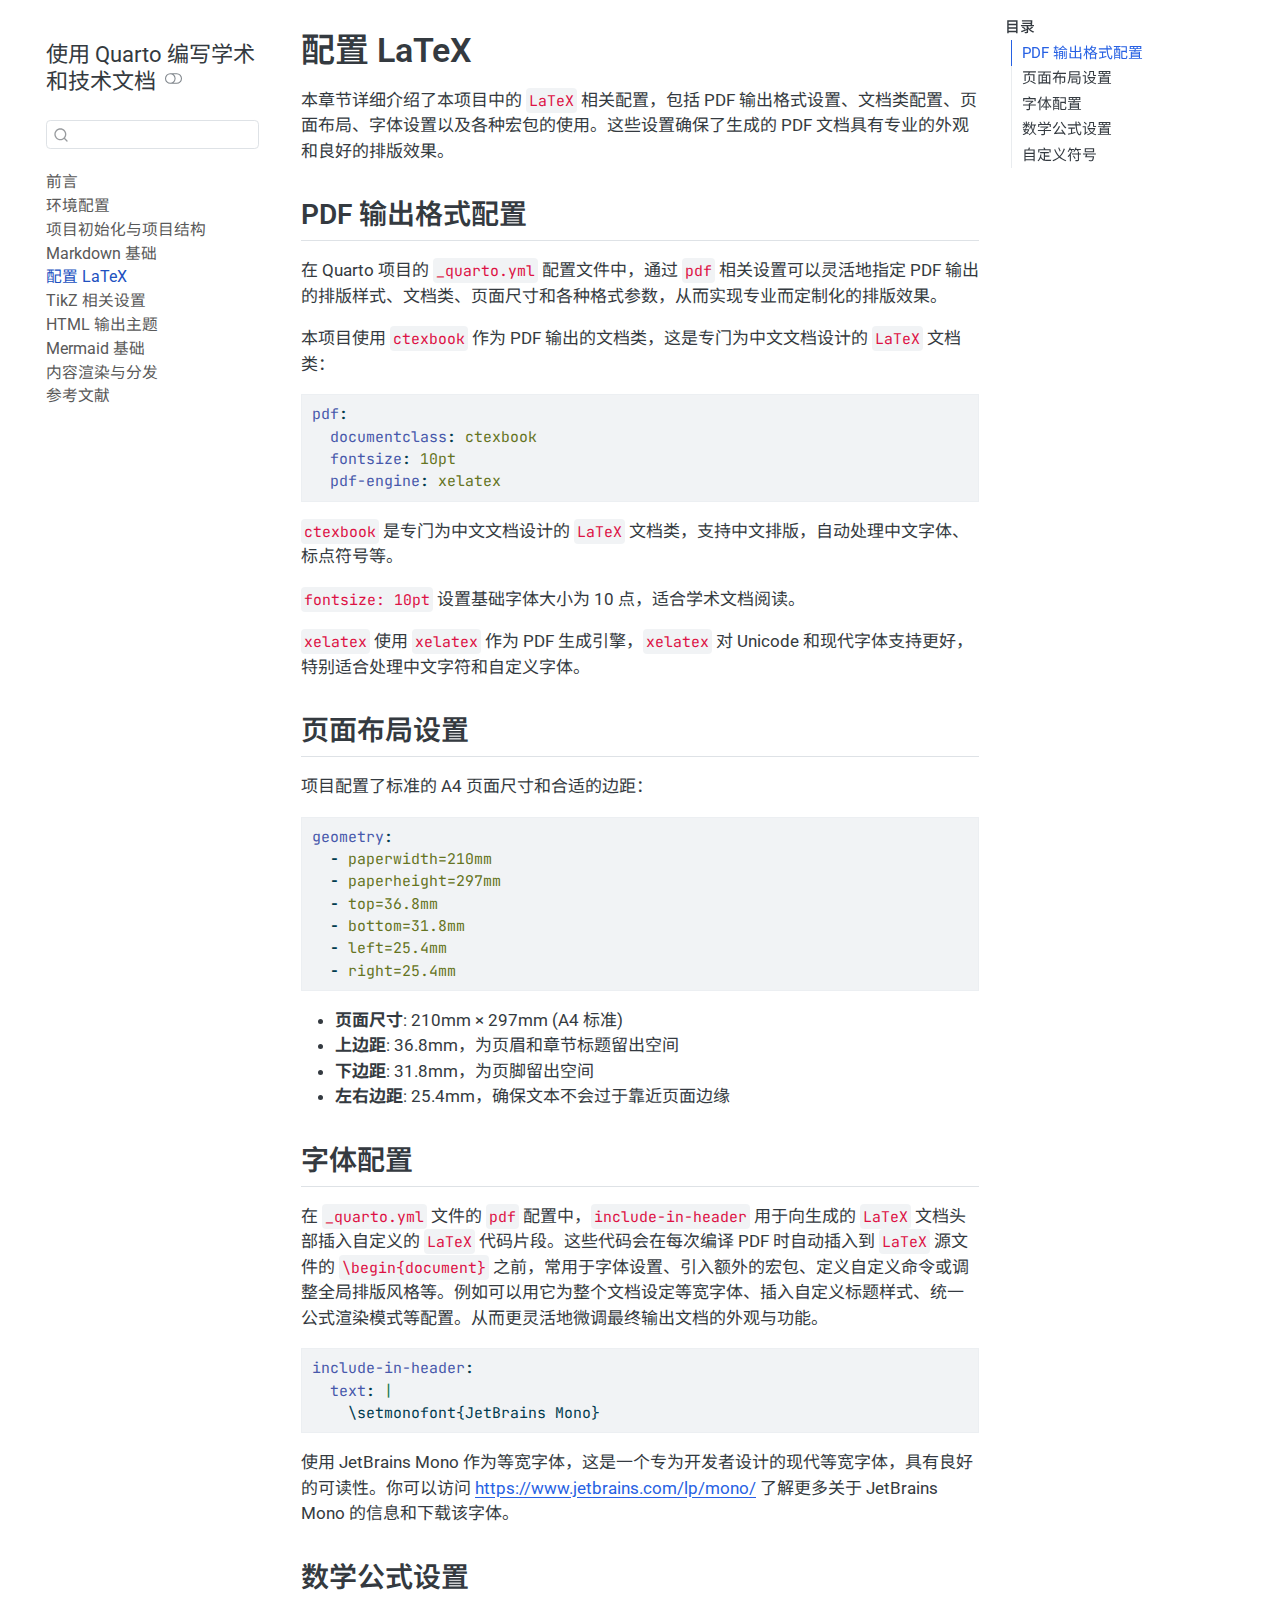
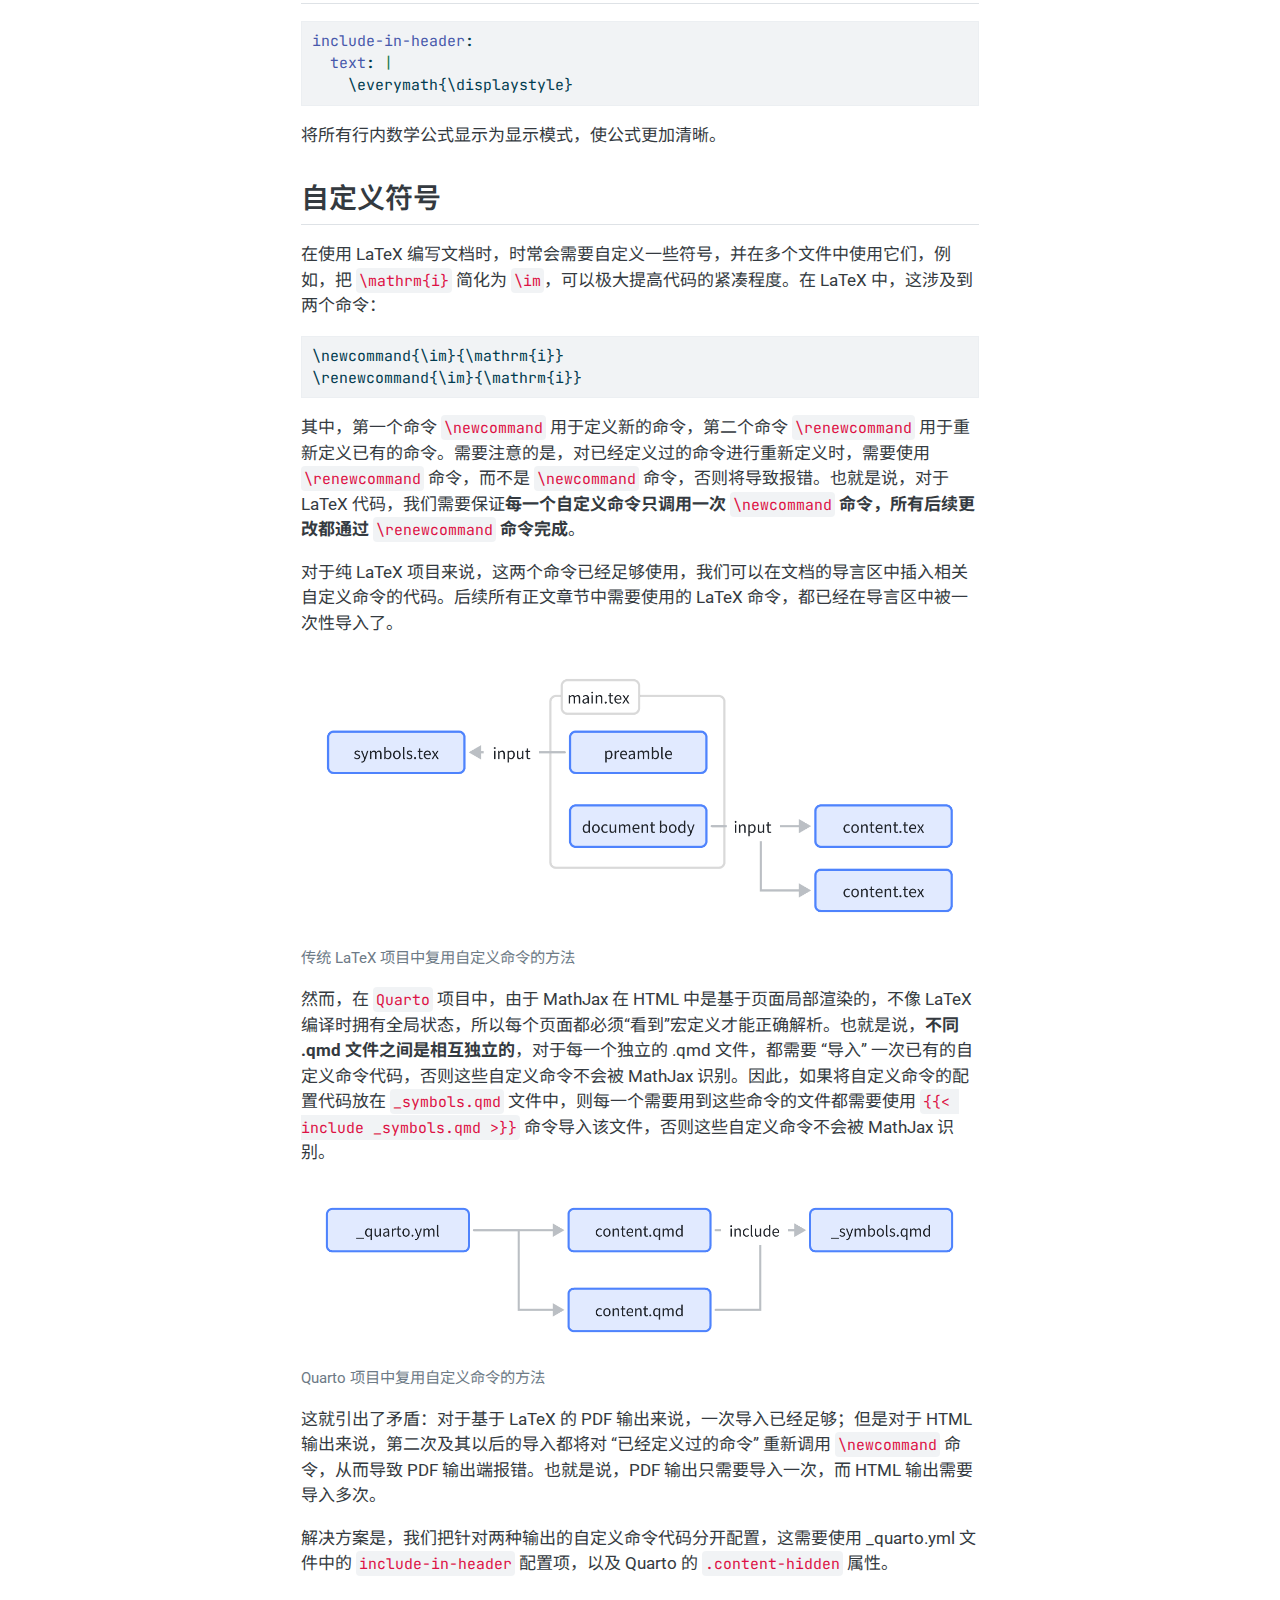
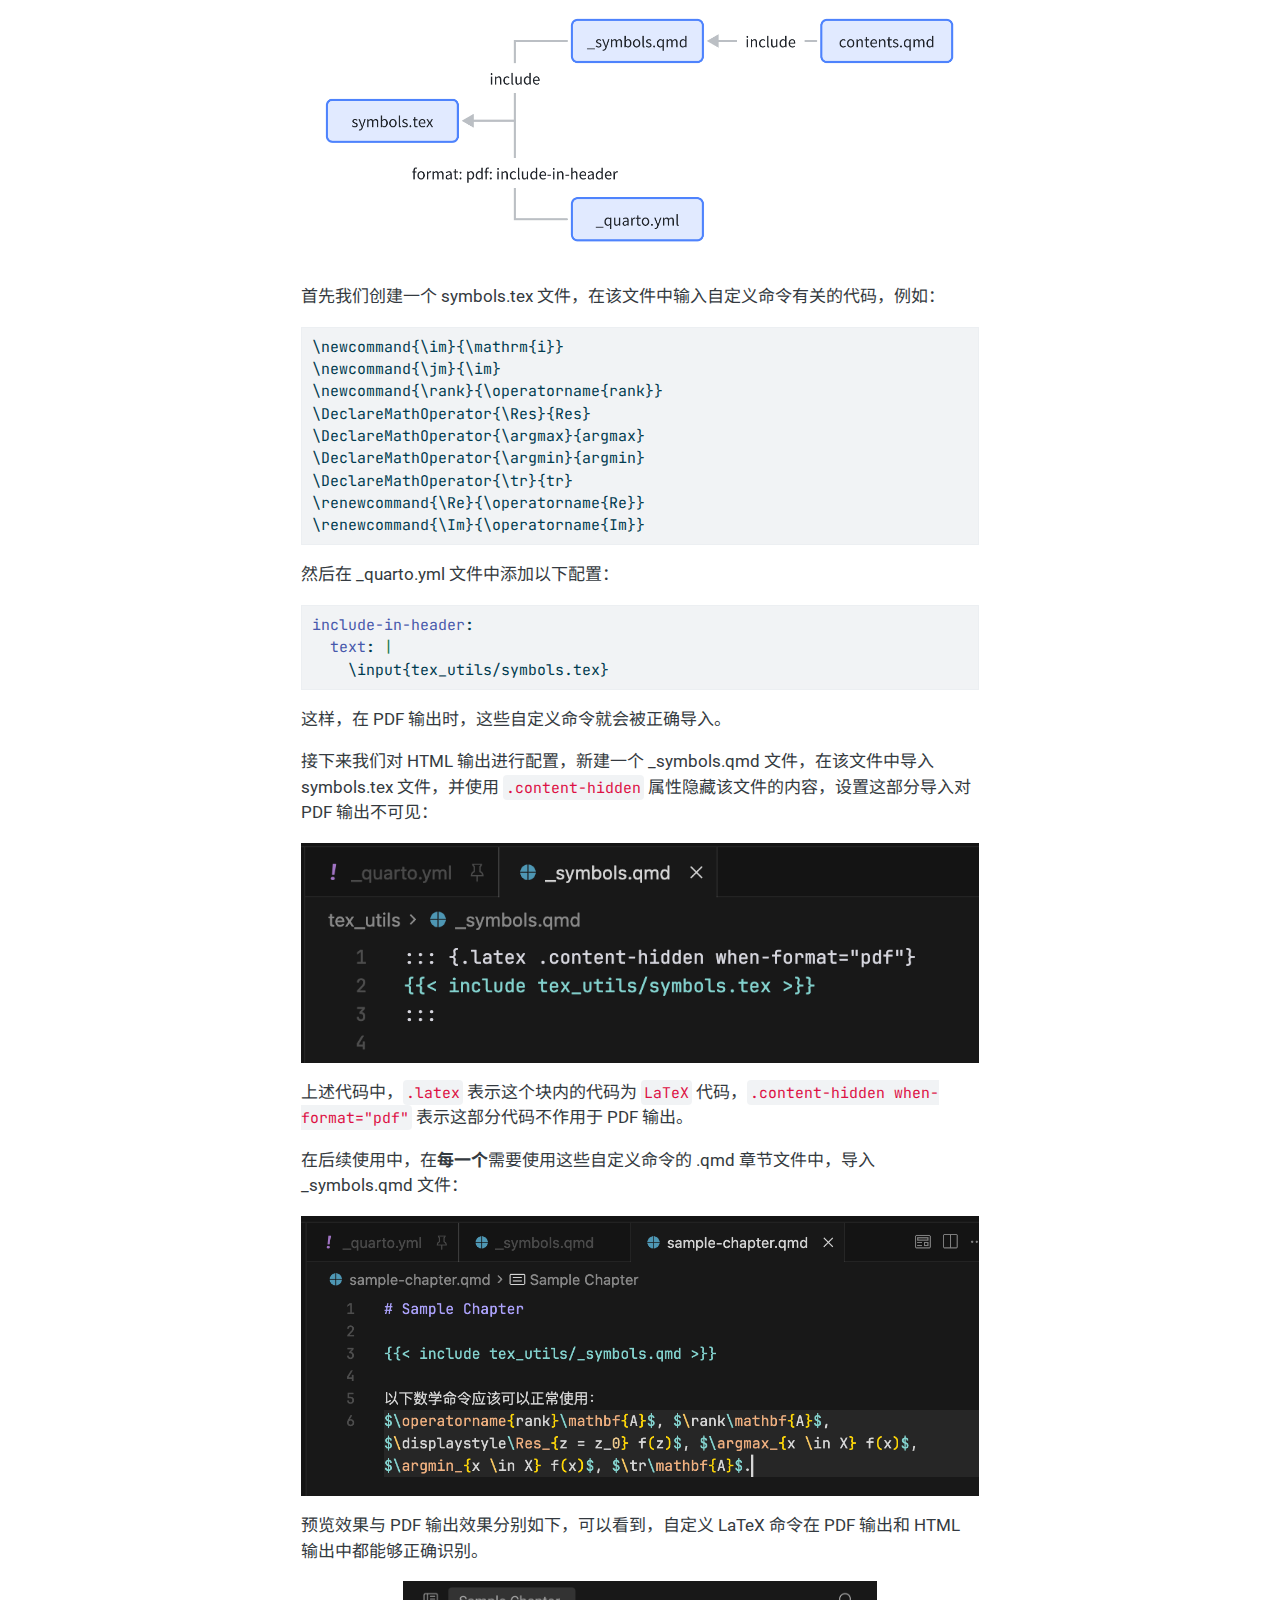
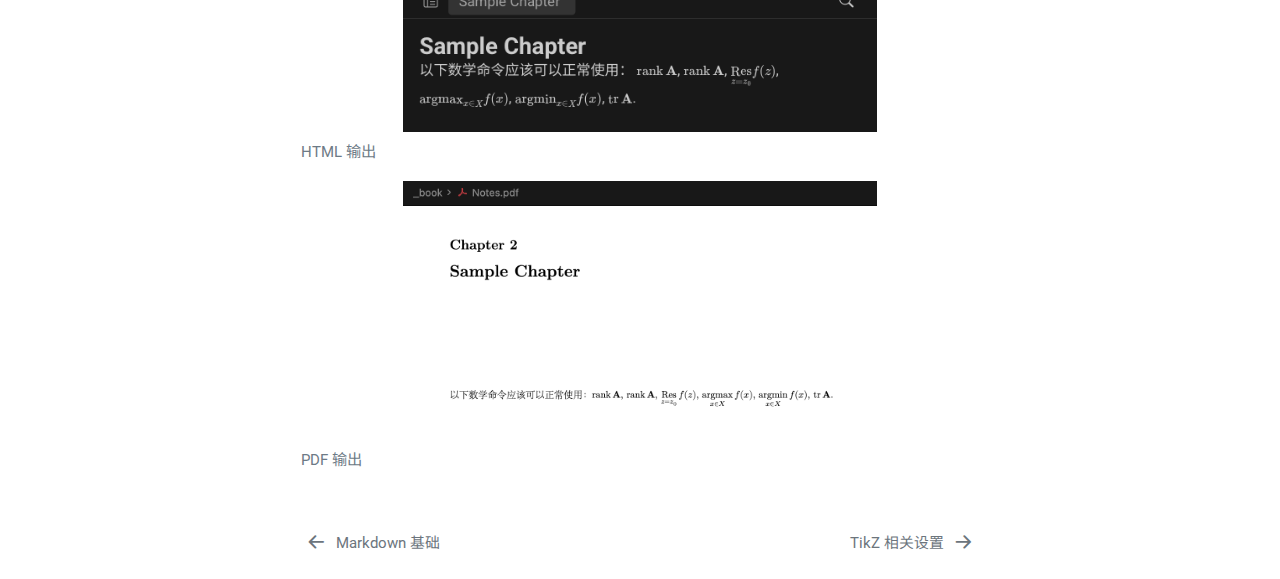
<file: latex-config.html>
<!DOCTYPE html>
<html xmlns="http://www.w3.org/1999/xhtml" lang="zh-CN" xml:lang="zh-CN"><head>

<meta charset="utf-8">
<meta name="generator" content="quarto-1.8.25">

<meta name="viewport" content="width=device-width, initial-scale=1.0, user-scalable=yes">


<title>配置 LaTeX – 使用 Quarto 编写学术和技术文档</title>
<style>
code{white-space: pre-wrap;}
span.smallcaps{font-variant: small-caps;}
div.columns{display: flex; gap: min(4vw, 1.5em);}
div.column{flex: auto; overflow-x: auto;}
div.hanging-indent{margin-left: 1.5em; text-indent: -1.5em;}
ul.task-list{list-style: none;}
ul.task-list li input[type="checkbox"] {
  width: 0.8em;
  margin: 0 0.8em 0.2em -1em; /* quarto-specific, see https://github.com/quarto-dev/quarto-cli/issues/4556 */ 
  vertical-align: middle;
}
/* CSS for syntax highlighting */
html { -webkit-text-size-adjust: 100%; }
pre > code.sourceCode { white-space: pre; position: relative; }
pre > code.sourceCode > span { display: inline-block; line-height: 1.25; }
pre > code.sourceCode > span:empty { height: 1.2em; }
.sourceCode { overflow: visible; }
code.sourceCode > span { color: inherit; text-decoration: inherit; }
div.sourceCode { margin: 1em 0; }
pre.sourceCode { margin: 0; }
@media screen {
div.sourceCode { overflow: auto; }
}
@media print {
pre > code.sourceCode { white-space: pre-wrap; }
pre > code.sourceCode > span { text-indent: -5em; padding-left: 5em; }
}
pre.numberSource code
  { counter-reset: source-line 0; }
pre.numberSource code > span
  { position: relative; left: -4em; counter-increment: source-line; }
pre.numberSource code > span > a:first-child::before
  { content: counter(source-line);
    position: relative; left: -1em; text-align: right; vertical-align: baseline;
    border: none; display: inline-block;
    -webkit-touch-callout: none; -webkit-user-select: none;
    -khtml-user-select: none; -moz-user-select: none;
    -ms-user-select: none; user-select: none;
    padding: 0 4px; width: 4em;
  }
pre.numberSource { margin-left: 3em;  padding-left: 4px; }
div.sourceCode
  {   }
@media screen {
pre > code.sourceCode > span > a:first-child::before { text-decoration: underline; }
}
</style>


<script src="site_libs/quarto-nav/quarto-nav.js"></script>
<script src="site_libs/quarto-nav/headroom.min.js"></script>
<script src="site_libs/clipboard/clipboard.min.js"></script>
<script src="site_libs/quarto-search/autocomplete.umd.js"></script>
<script src="site_libs/quarto-search/fuse.min.js"></script>
<script src="site_libs/quarto-search/quarto-search.js"></script>
<meta name="quarto:offset" content="./">
<link href="./tikz-related-settings.html" rel="next">
<link href="./markdown-basic.html" rel="prev">
<script src="site_libs/quarto-html/quarto.js" type="module"></script>
<script src="site_libs/quarto-html/tabsets/tabsets.js" type="module"></script>
<script src="site_libs/quarto-html/axe/axe-check.js" type="module"></script>
<script src="site_libs/quarto-html/popper.min.js"></script>
<script src="site_libs/quarto-html/tippy.umd.min.js"></script>
<script src="site_libs/quarto-html/anchor.min.js"></script>
<link href="site_libs/quarto-html/tippy.css" rel="stylesheet">
<link href="site_libs/quarto-html/quarto-syntax-highlighting-7b89279ff1a6dce999919e0e67d4d9ec.css" rel="stylesheet" class="quarto-color-scheme" id="quarto-text-highlighting-styles">
<link href="site_libs/quarto-html/quarto-syntax-highlighting-dark-707d8167ce6003fca903bfe2be84ab7f.css" rel="stylesheet" class="quarto-color-scheme quarto-color-alternate" id="quarto-text-highlighting-styles">
<link href="site_libs/quarto-html/quarto-syntax-highlighting-7b89279ff1a6dce999919e0e67d4d9ec.css" rel="stylesheet" class="quarto-color-scheme-extra" id="quarto-text-highlighting-styles">
<script src="site_libs/bootstrap/bootstrap.min.js"></script>
<link href="site_libs/bootstrap/bootstrap-icons.css" rel="stylesheet">
<link href="site_libs/bootstrap/bootstrap-eadfb6f413fa1af9ff8901c7e62fb73f.min.css" rel="stylesheet" append-hash="true" class="quarto-color-scheme" id="quarto-bootstrap" data-mode="light">
<link href="site_libs/bootstrap/bootstrap-dark-d21a6f202bce0cff4145454182eb937c.min.css" rel="stylesheet" append-hash="true" class="quarto-color-scheme quarto-color-alternate" id="quarto-bootstrap" data-mode="dark">
<link href="site_libs/bootstrap/bootstrap-eadfb6f413fa1af9ff8901c7e62fb73f.min.css" rel="stylesheet" append-hash="true" class="quarto-color-scheme-extra" id="quarto-bootstrap" data-mode="light">
<script id="quarto-search-options" type="application/json">{
  "location": "sidebar",
  "copy-button": false,
  "collapse-after": 3,
  "panel-placement": "start",
  "type": "textbox",
  "limit": 50,
  "keyboard-shortcut": [
    "f",
    "/",
    "s"
  ],
  "show-item-context": false,
  "language": {
    "search-no-results-text": "没有结果",
    "search-matching-documents-text": "匹配的文档",
    "search-copy-link-title": "复制搜索链接",
    "search-hide-matches-text": "隐藏其它匹配结果",
    "search-more-match-text": "更多匹配结果",
    "search-more-matches-text": "更多匹配结果",
    "search-clear-button-title": "清除",
    "search-text-placeholder": "",
    "search-detached-cancel-button-title": "取消",
    "search-submit-button-title": "提交",
    "search-label": "搜索"
  }
}</script>
<script>
window.MathJax = {
  tex: { inlineMath: [['$', '$'], ['\\(', '\\)']] },
  chtml: { scale: 0.80 }  // 1.0 = 100%, adjust as you wish
};
</script>


<link rel="stylesheet" href="format/custom.css">
</head>

<body class="nav-sidebar floating quarto-light"><script id="quarto-html-before-body" type="application/javascript">
    const toggleBodyColorMode = (bsSheetEl) => {
      const mode = bsSheetEl.getAttribute("data-mode");
      const bodyEl = window.document.querySelector("body");
      if (mode === "dark") {
        bodyEl.classList.add("quarto-dark");
        bodyEl.classList.remove("quarto-light");
      } else {
        bodyEl.classList.add("quarto-light");
        bodyEl.classList.remove("quarto-dark");
      }
    }
    const toggleBodyColorPrimary = () => {
      const bsSheetEl = window.document.querySelector("link#quarto-bootstrap:not([rel=disabled-stylesheet])");
      if (bsSheetEl) {
        toggleBodyColorMode(bsSheetEl);
      }
    }
    const setColorSchemeToggle = (alternate) => {
      const toggles = window.document.querySelectorAll('.quarto-color-scheme-toggle');
      for (let i=0; i < toggles.length; i++) {
        const toggle = toggles[i];
        if (toggle) {
          if (alternate) {
            toggle.classList.add("alternate");
          } else {
            toggle.classList.remove("alternate");
          }
        }
      }
    };
    const toggleColorMode = (alternate) => {
      // Switch the stylesheets
      const primaryStylesheets = window.document.querySelectorAll('link.quarto-color-scheme:not(.quarto-color-alternate)');
      const alternateStylesheets = window.document.querySelectorAll('link.quarto-color-scheme.quarto-color-alternate');
      manageTransitions('#quarto-margin-sidebar .nav-link', false);
      if (alternate) {
        // note: dark is layered on light, we don't disable primary!
        enableStylesheet(alternateStylesheets);
        for (const sheetNode of alternateStylesheets) {
          if (sheetNode.id === "quarto-bootstrap") {
            toggleBodyColorMode(sheetNode);
          }
        }
      } else {
        disableStylesheet(alternateStylesheets);
        enableStylesheet(primaryStylesheets)
        toggleBodyColorPrimary();
      }
      manageTransitions('#quarto-margin-sidebar .nav-link', true);
      // Switch the toggles
      setColorSchemeToggle(alternate)
      // Hack to workaround the fact that safari doesn't
      // properly recolor the scrollbar when toggling (#1455)
      if (navigator.userAgent.indexOf('Safari') > 0 && navigator.userAgent.indexOf('Chrome') == -1) {
        manageTransitions("body", false);
        window.scrollTo(0, 1);
        setTimeout(() => {
          window.scrollTo(0, 0);
          manageTransitions("body", true);
        }, 40);
      }
    }
    const disableStylesheet = (stylesheets) => {
      for (let i=0; i < stylesheets.length; i++) {
        const stylesheet = stylesheets[i];
        stylesheet.rel = 'disabled-stylesheet';
      }
    }
    const enableStylesheet = (stylesheets) => {
      for (let i=0; i < stylesheets.length; i++) {
        const stylesheet = stylesheets[i];
        if(stylesheet.rel !== 'stylesheet') { // for Chrome, which will still FOUC without this check
          stylesheet.rel = 'stylesheet';
        }
      }
    }
    const manageTransitions = (selector, allowTransitions) => {
      const els = window.document.querySelectorAll(selector);
      for (let i=0; i < els.length; i++) {
        const el = els[i];
        if (allowTransitions) {
          el.classList.remove('notransition');
        } else {
          el.classList.add('notransition');
        }
      }
    }
    const isFileUrl = () => {
      return window.location.protocol === 'file:';
    }
    const hasAlternateSentinel = () => {
      let styleSentinel = getColorSchemeSentinel();
      if (styleSentinel !== null) {
        return styleSentinel === "alternate";
      } else {
        return false;
      }
    }
    const setStyleSentinel = (alternate) => {
      const value = alternate ? "alternate" : "default";
      if (!isFileUrl()) {
        window.localStorage.setItem("quarto-color-scheme", value);
      } else {
        localAlternateSentinel = value;
      }
    }
    const getColorSchemeSentinel = () => {
      if (!isFileUrl()) {
        const storageValue = window.localStorage.getItem("quarto-color-scheme");
        return storageValue != null ? storageValue : localAlternateSentinel;
      } else {
        return localAlternateSentinel;
      }
    }
    const toggleGiscusIfUsed = (isAlternate, darkModeDefault) => {
      const baseTheme = document.querySelector('#giscus-base-theme')?.value ?? 'light';
      const alternateTheme = document.querySelector('#giscus-alt-theme')?.value ?? 'dark';
      let newTheme = '';
      if(authorPrefersDark) {
        newTheme = isAlternate ? baseTheme : alternateTheme;
      } else {
        newTheme = isAlternate ? alternateTheme : baseTheme;
      }
      const changeGiscusTheme = () => {
        // From: https://github.com/giscus/giscus/issues/336
        const sendMessage = (message) => {
          const iframe = document.querySelector('iframe.giscus-frame');
          if (!iframe) return;
          iframe.contentWindow.postMessage({ giscus: message }, 'https://giscus.app');
        }
        sendMessage({
          setConfig: {
            theme: newTheme
          }
        });
      }
      const isGiscussLoaded = window.document.querySelector('iframe.giscus-frame') !== null;
      if (isGiscussLoaded) {
        changeGiscusTheme();
      }
    };
    const authorPrefersDark = false;
    const queryPrefersDark = window.matchMedia('(prefers-color-scheme: dark)');
    const darkModeDefault = queryPrefersDark.matches;
      document.querySelector('link#quarto-text-highlighting-styles.quarto-color-scheme-extra').rel = 'disabled-stylesheet';
      document.querySelector('link#quarto-bootstrap.quarto-color-scheme-extra').rel = 'disabled-stylesheet';
    let localAlternateSentinel = darkModeDefault ? 'alternate' : 'default';
    // Dark / light mode switch
    window.quartoToggleColorScheme = () => {
      // Read the current dark / light value
      let toAlternate = !hasAlternateSentinel();
      toggleColorMode(toAlternate);
      setStyleSentinel(toAlternate);
      toggleGiscusIfUsed(toAlternate, darkModeDefault);
      window.dispatchEvent(new Event('resize'));
    };
    queryPrefersDark.addEventListener("change", e => {
      if(window.localStorage.getItem("quarto-color-scheme") !== null)
        return;
      const alternate = e.matches
      toggleColorMode(alternate);
      localAlternateSentinel = e.matches ? 'alternate' : 'default'; // this is used alongside local storage!
      toggleGiscusIfUsed(alternate, darkModeDefault);
    });
    // Switch to dark mode if need be
    if (hasAlternateSentinel()) {
      toggleColorMode(true);
    } else {
      toggleColorMode(false);
    }
  </script>

<div id="quarto-search-results"></div>
  <header id="quarto-header" class="headroom fixed-top">
  <nav class="quarto-secondary-nav">
    <div class="container-fluid d-flex">
      <button type="button" class="quarto-btn-toggle btn" data-bs-toggle="collapse" role="button" data-bs-target=".quarto-sidebar-collapse-item" aria-controls="quarto-sidebar" aria-expanded="false" aria-label="展开或折叠侧边栏导航" onclick="if (window.quartoToggleHeadroom) { window.quartoToggleHeadroom(); }">
        <i class="bi bi-layout-text-sidebar-reverse"></i>
      </button>
        <nav class="quarto-page-breadcrumbs" aria-label="breadcrumb"><ol class="breadcrumb"><li class="breadcrumb-item"><a href="./latex-config.html"><span class="chapter-title">配置 LaTeX</span></a></li></ol></nav>
        <a class="flex-grow-1" role="navigation" data-bs-toggle="collapse" data-bs-target=".quarto-sidebar-collapse-item" aria-controls="quarto-sidebar" aria-expanded="false" aria-label="展开或折叠侧边栏导航" onclick="if (window.quartoToggleHeadroom) { window.quartoToggleHeadroom(); }">      
        </a>
      <button type="button" class="btn quarto-search-button" aria-label="搜索" onclick="window.quartoOpenSearch();">
        <i class="bi bi-search"></i>
      </button>
    </div>
  </nav>
</header>
<!-- content -->
<div id="quarto-content" class="quarto-container page-columns page-rows-contents page-layout-article">
<!-- sidebar -->
  <nav id="quarto-sidebar" class="sidebar collapse collapse-horizontal quarto-sidebar-collapse-item sidebar-navigation floating overflow-auto">
    <div class="pt-lg-2 mt-2 text-left sidebar-header sidebar-header-stacked">
      <a href="./index.html" class="sidebar-logo-link">
      </a>
    <div class="sidebar-title mb-0 py-0">
      <a href="./">使用 Quarto 编写学术和技术文档</a> 
        <div class="sidebar-tools-main">
  <a href="" class="quarto-color-scheme-toggle quarto-navigation-tool  px-1" onclick="window.quartoToggleColorScheme(); return false;" title="切换深色模式"><i class="bi"></i></a>
</div>
    </div>
      </div>
        <div class="mt-2 flex-shrink-0 align-items-center">
        <div class="sidebar-search">
        <div id="quarto-search" class="" title="搜索"></div>
        </div>
        </div>
    <div class="sidebar-menu-container"> 
    <ul class="list-unstyled mt-1">
        <li class="sidebar-item">
  <div class="sidebar-item-container"> 
  <a href="./index.html" class="sidebar-item-text sidebar-link">
 <span class="menu-text">前言</span></a>
  </div>
</li>
        <li class="sidebar-item">
  <div class="sidebar-item-container"> 
  <a href="./intro.html" class="sidebar-item-text sidebar-link"><span class="chapter-title">环境配置</span></a>
  </div>
</li>
        <li class="sidebar-item">
  <div class="sidebar-item-container"> 
  <a href="./init-project.html" class="sidebar-item-text sidebar-link"><span class="chapter-title">项目初始化与项目结构</span></a>
  </div>
</li>
        <li class="sidebar-item">
  <div class="sidebar-item-container"> 
  <a href="./markdown-basic.html" class="sidebar-item-text sidebar-link"><span class="chapter-title">Markdown 基础</span></a>
  </div>
</li>
        <li class="sidebar-item">
  <div class="sidebar-item-container"> 
  <a href="./latex-config.html" class="sidebar-item-text sidebar-link active"><span class="chapter-title">配置 LaTeX</span></a>
  </div>
</li>
        <li class="sidebar-item">
  <div class="sidebar-item-container"> 
  <a href="./tikz-related-settings.html" class="sidebar-item-text sidebar-link"><span class="chapter-title">TikZ 相关设置</span></a>
  </div>
</li>
        <li class="sidebar-item">
  <div class="sidebar-item-container"> 
  <a href="./theme.html" class="sidebar-item-text sidebar-link"><span class="chapter-title">HTML 输出主题</span></a>
  </div>
</li>
        <li class="sidebar-item">
  <div class="sidebar-item-container"> 
  <a href="./mermaid.html" class="sidebar-item-text sidebar-link"><span class="chapter-title">Mermaid 基础</span></a>
  </div>
</li>
        <li class="sidebar-item">
  <div class="sidebar-item-container"> 
  <a href="./publish.html" class="sidebar-item-text sidebar-link"><span class="chapter-title">内容渲染与分发</span></a>
  </div>
</li>
        <li class="sidebar-item">
  <div class="sidebar-item-container"> 
  <a href="./references.html" class="sidebar-item-text sidebar-link">
 <span class="menu-text">参考文献</span></a>
  </div>
</li>
    </ul>
    </div>
</nav>
<div id="quarto-sidebar-glass" class="quarto-sidebar-collapse-item" data-bs-toggle="collapse" data-bs-target=".quarto-sidebar-collapse-item"></div>
<!-- margin-sidebar -->
    <div id="quarto-margin-sidebar" class="sidebar margin-sidebar">
        <nav id="TOC" role="doc-toc" class="toc-active">
    <h2 id="toc-title">目录</h2>
   
  <ul>
  <li><a href="#pdf-输出格式配置" id="toc-pdf-输出格式配置" class="nav-link active" data-scroll-target="#pdf-输出格式配置">PDF 输出格式配置</a></li>
  <li><a href="#页面布局设置" id="toc-页面布局设置" class="nav-link" data-scroll-target="#页面布局设置">页面布局设置</a></li>
  <li><a href="#字体配置" id="toc-字体配置" class="nav-link" data-scroll-target="#字体配置">字体配置</a></li>
  <li><a href="#数学公式设置" id="toc-数学公式设置" class="nav-link" data-scroll-target="#数学公式设置">数学公式设置</a></li>
  <li><a href="#自定义符号" id="toc-自定义符号" class="nav-link" data-scroll-target="#自定义符号">自定义符号</a></li>
  </ul>
</nav>
    </div>
<!-- main -->
<main class="content" id="quarto-document-content">


<header id="title-block-header" class="quarto-title-block default">
<div class="quarto-title">
<h1 class="title"><span class="chapter-title">配置 LaTeX</span></h1>
</div>



<div class="quarto-title-meta">

    
  
    
  </div>
  


</header>


<p>本章节详细介绍了本项目中的 <code>LaTeX</code> 相关配置，包括 PDF 输出格式设置、文档类配置、页面布局、字体设置以及各种宏包的使用。这些设置确保了生成的 PDF 文档具有专业的外观和良好的排版效果。</p>
<section id="pdf-输出格式配置" class="level2">
<h2 class="anchored" data-anchor-id="pdf-输出格式配置">PDF 输出格式配置</h2>
<p>在 Quarto 项目的 <code>_quarto.yml</code> 配置文件中，通过 <code>pdf</code> 相关设置可以灵活地指定 PDF 输出的排版样式、文档类、页面尺寸和各种格式参数，从而实现专业而定制化的排版效果。</p>
<p>本项目使用 <code>ctexbook</code> 作为 PDF 输出的文档类，这是专门为中文文档设计的 <code>LaTeX</code> 文档类：</p>
<div class="code-copy-outer-scaffold"><div class="sourceCode" id="cb1"><pre class="sourceCode yaml code-with-copy"><code class="sourceCode yaml"><span id="cb1-1"><a href="#cb1-1" aria-hidden="true" tabindex="-1"></a><span class="fu">pdf</span><span class="kw">:</span></span>
<span id="cb1-2"><a href="#cb1-2" aria-hidden="true" tabindex="-1"></a><span class="at">  </span><span class="fu">documentclass</span><span class="kw">:</span><span class="at"> ctexbook</span></span>
<span id="cb1-3"><a href="#cb1-3" aria-hidden="true" tabindex="-1"></a><span class="at">  </span><span class="fu">fontsize</span><span class="kw">:</span><span class="at"> 10pt</span></span>
<span id="cb1-4"><a href="#cb1-4" aria-hidden="true" tabindex="-1"></a><span class="at">  </span><span class="fu">pdf-engine</span><span class="kw">:</span><span class="at"> xelatex</span></span></code></pre></div><button title="复制到剪贴板" class="code-copy-button"><i class="bi"></i></button></div>
<p><code>ctexbook</code> 是专门为中文文档设计的 <code>LaTeX</code> 文档类，支持中文排版，自动处理中文字体、标点符号等。</p>
<p><code>fontsize: 10pt</code> 设置基础字体大小为 10 点，适合学术文档阅读。</p>
<p><code>xelatex</code> 使用 <code>xelatex</code> 作为 PDF 生成引擎，<code>xelatex</code> 对 Unicode 和现代字体支持更好，特别适合处理中文字符和自定义字体。</p>
</section>
<section id="页面布局设置" class="level2">
<h2 class="anchored" data-anchor-id="页面布局设置">页面布局设置</h2>
<p>项目配置了标准的 A4 页面尺寸和合适的边距：</p>
<div class="code-copy-outer-scaffold"><div class="sourceCode" id="cb2"><pre class="sourceCode yaml code-with-copy"><code class="sourceCode yaml"><span id="cb2-1"><a href="#cb2-1" aria-hidden="true" tabindex="-1"></a><span class="fu">geometry</span><span class="kw">:</span></span>
<span id="cb2-2"><a href="#cb2-2" aria-hidden="true" tabindex="-1"></a><span class="at">  </span><span class="kw">-</span><span class="at"> paperwidth=210mm</span></span>
<span id="cb2-3"><a href="#cb2-3" aria-hidden="true" tabindex="-1"></a><span class="at">  </span><span class="kw">-</span><span class="at"> paperheight=297mm</span></span>
<span id="cb2-4"><a href="#cb2-4" aria-hidden="true" tabindex="-1"></a><span class="at">  </span><span class="kw">-</span><span class="at"> top=36.8mm</span></span>
<span id="cb2-5"><a href="#cb2-5" aria-hidden="true" tabindex="-1"></a><span class="at">  </span><span class="kw">-</span><span class="at"> bottom=31.8mm</span></span>
<span id="cb2-6"><a href="#cb2-6" aria-hidden="true" tabindex="-1"></a><span class="at">  </span><span class="kw">-</span><span class="at"> left=25.4mm</span></span>
<span id="cb2-7"><a href="#cb2-7" aria-hidden="true" tabindex="-1"></a><span class="at">  </span><span class="kw">-</span><span class="at"> right=25.4mm</span></span></code></pre></div><button title="复制到剪贴板" class="code-copy-button"><i class="bi"></i></button></div>
<ul>
<li><strong>页面尺寸</strong>: 210mm × 297mm (A4 标准)</li>
<li><strong>上边距</strong>: 36.8mm，为页眉和章节标题留出空间</li>
<li><strong>下边距</strong>: 31.8mm，为页脚留出空间</li>
<li><strong>左右边距</strong>: 25.4mm，确保文本不会过于靠近页面边缘</li>
</ul>
</section>
<section id="字体配置" class="level2">
<h2 class="anchored" data-anchor-id="字体配置">字体配置</h2>
<p>在 <code>_quarto.yml</code> 文件的 <code>pdf</code> 配置中，<code>include-in-header</code> 用于向生成的 <code>LaTeX</code> 文档头部插入自定义的 <code>LaTeX</code> 代码片段。这些代码会在每次编译 PDF 时自动插入到 <code>LaTeX</code> 源文件的 <code>\begin{document}</code> 之前，常用于字体设置、引入额外的宏包、定义自定义命令或调整全局排版风格等。例如可以用它为整个文档设定等宽字体、插入自定义标题样式、统一公式渲染模式等配置。从而更灵活地微调最终输出文档的外观与功能。</p>
<div class="code-copy-outer-scaffold"><div class="sourceCode" id="cb3"><pre class="sourceCode yaml code-with-copy"><code class="sourceCode yaml"><span id="cb3-1"><a href="#cb3-1" aria-hidden="true" tabindex="-1"></a><span class="fu">include-in-header</span><span class="kw">:</span></span>
<span id="cb3-2"><a href="#cb3-2" aria-hidden="true" tabindex="-1"></a><span class="fu">  text</span><span class="kw">: </span><span class="ch">|</span></span>
<span id="cb3-3"><a href="#cb3-3" aria-hidden="true" tabindex="-1"></a>    \setmonofont{JetBrains Mono}</span></code></pre></div><button title="复制到剪贴板" class="code-copy-button"><i class="bi"></i></button></div>
<p>使用 JetBrains Mono 作为等宽字体，这是一个专为开发者设计的现代等宽字体，具有良好的可读性。你可以访问 <a href="https://www.jetbrains.com/lp/mono/" class="uri">https://www.jetbrains.com/lp/mono/</a> 了解更多关于 JetBrains Mono 的信息和下载该字体。</p>
</section>
<section id="数学公式设置" class="level2">
<h2 class="anchored" data-anchor-id="数学公式设置">数学公式设置</h2>
<div class="code-copy-outer-scaffold"><div class="sourceCode" id="cb4"><pre class="sourceCode yaml code-with-copy"><code class="sourceCode yaml"><span id="cb4-1"><a href="#cb4-1" aria-hidden="true" tabindex="-1"></a><span class="fu">include-in-header</span><span class="kw">:</span></span>
<span id="cb4-2"><a href="#cb4-2" aria-hidden="true" tabindex="-1"></a><span class="fu">  text</span><span class="kw">: </span><span class="ch">|</span></span>
<span id="cb4-3"><a href="#cb4-3" aria-hidden="true" tabindex="-1"></a>    \everymath{\displaystyle}</span></code></pre></div><button title="复制到剪贴板" class="code-copy-button"><i class="bi"></i></button></div>
<p>将所有行内数学公式显示为显示模式，使公式更加清晰。</p>
<!-- ## 总结

本项目的 `LaTeX` 配置涵盖了：

- 中文文档支持 (ctexbook)
- 现代字体设置 (JetBrains Mono)
- 专业的页面布局
- 完整的数学公式支持
- 规范的标题格式
- 清晰的目录结构

```yaml
pdf:
    documentclass: ctexbook
    fontsize: 10pt
    geometry:
      - paperwidth=210mm
      - paperheight=297mm
      - top=36.8mm
      - bottom=31.8mm
      - left=25.4mm
      - right=25.4mm
    pdf-engine: xelatex
    include-in-header:
      text: |     
        \setmonofont{JetBrains Mono}
        \everymath{\displaystyle}
```

这些配置确保了生成的 PDF 文档具有专业的外观和良好的可读性，特别适合学术和技术文档的排版需求。 -->
</section>
<section id="自定义符号" class="level2">
<h2 class="anchored" data-anchor-id="自定义符号">自定义符号</h2>
<p>在使用 LaTeX 编写文档时，时常会需要自定义一些符号，并在多个文件中使用它们，例如，把 <code>\mathrm{i}</code> 简化为 <code>\im</code>，可以极大提高代码的紧凑程度。在 LaTeX 中，这涉及到两个命令：</p>
<div class="code-copy-outer-scaffold"><div class="sourceCode" id="cb5"><pre class="sourceCode markdown code-with-copy"><code class="sourceCode markdown"><span id="cb5-1"><a href="#cb5-1" aria-hidden="true" tabindex="-1"></a>\newcommand{\im}{\mathrm{i}}</span>
<span id="cb5-2"><a href="#cb5-2" aria-hidden="true" tabindex="-1"></a>\renewcommand{\im}{\mathrm{i}}</span></code></pre></div><button title="复制到剪贴板" class="code-copy-button"><i class="bi"></i></button></div>
<p>其中，第一个命令 <code>\newcommand</code> 用于定义新的命令，第二个命令 <code>\renewcommand</code> 用于重新定义已有的命令。需要注意的是，对已经定义过的命令进行重新定义时，需要使用 <code>\renewcommand</code> 命令，而不是 <code>\newcommand</code> 命令，否则将导致报错。也就是说，对于 LaTeX 代码，我们需要保证<strong>每一个自定义命令只调用一次 <code>\newcommand</code> 命令，所有后续更改都通过 <code>\renewcommand</code> 命令完成</strong>。</p>
<p>对于纯 LaTeX 项目来说，这两个命令已经足够使用，我们可以在文档的导言区中插入相关自定义命令的代码。后续所有正文章节中需要使用的 LaTeX 命令，都已经在导言区中被一次性导入了。</p>
<div class="quarto-figure quarto-figure-center">
<figure class="figure">
<p><img src="pic/pure-latex-approach.png" class="img-fluid figure-img" style="width:100.0%"></p>
<figcaption>传统 LaTeX 项目中复用自定义命令的方法</figcaption>
</figure>
</div>
<p>然而，在 <code>Quarto</code> 项目中，由于 MathJax 在 HTML 中是基于页面局部渲染的，不像 LaTeX 编译时拥有全局状态，所以每个页面都必须“看到”宏定义才能正确解析。也就是说，<strong>不同 .qmd 文件之间是相互独立的</strong>，对于每一个独立的 .qmd 文件，都需要 “导入” 一次已有的自定义命令代码，否则这些自定义命令不会被 MathJax 识别。因此，如果将自定义命令的配置代码放在 <code>_symbols.qmd</code> 文件中，则每一个需要用到这些命令的文件都需要使用 <code>{{&lt; include _symbols.qmd &gt;}}</code> 命令导入该文件，否则这些自定义命令不会被 MathJax 识别。</p>
<div class="quarto-figure quarto-figure-center">
<figure class="figure">
<p><img src="pic/pure-quarto-approach.png" class="img-fluid figure-img" style="width:100.0%"></p>
<figcaption>Quarto 项目中复用自定义命令的方法</figcaption>
</figure>
</div>
<p>这就引出了矛盾：对于基于 LaTeX 的 PDF 输出来说，一次导入已经足够；但是对于 HTML 输出来说，第二次及其以后的导入都将对 “已经定义过的命令” 重新调用 <code>\newcommand</code> 命令，从而导致 PDF 输出端报错。也就是说，PDF 输出只需要导入一次，而 HTML 输出需要导入多次。</p>
<p>解决方案是，我们把针对两种输出的自定义命令代码分开配置，这需要使用 _quarto.yml 文件中的 <code>include-in-header</code> 配置项，以及 Quarto 的 <code>.content-hidden</code> 属性。</p>
<p><img src="pic/latex-custom-symbols.png" class="img-fluid" style="width:100.0%"></p>
<p>首先我们创建一个 symbols.tex 文件，在该文件中输入自定义命令有关的代码，例如：</p>
<div class="code-copy-outer-scaffold"><div class="sourceCode" id="cb6"><pre class="sourceCode markdown code-with-copy"><code class="sourceCode markdown"><span id="cb6-1"><a href="#cb6-1" aria-hidden="true" tabindex="-1"></a>\newcommand{\im}{\mathrm{i}}</span>
<span id="cb6-2"><a href="#cb6-2" aria-hidden="true" tabindex="-1"></a>\newcommand{\jm}{\im}</span>
<span id="cb6-3"><a href="#cb6-3" aria-hidden="true" tabindex="-1"></a>\newcommand{\rank}{\operatorname{rank}}</span>
<span id="cb6-4"><a href="#cb6-4" aria-hidden="true" tabindex="-1"></a>\DeclareMathOperator{\Res}{Res}</span>
<span id="cb6-5"><a href="#cb6-5" aria-hidden="true" tabindex="-1"></a>\DeclareMathOperator{\argmax}{argmax}</span>
<span id="cb6-6"><a href="#cb6-6" aria-hidden="true" tabindex="-1"></a>\DeclareMathOperator{\argmin}{argmin}</span>
<span id="cb6-7"><a href="#cb6-7" aria-hidden="true" tabindex="-1"></a>\DeclareMathOperator{\tr}{tr}</span>
<span id="cb6-8"><a href="#cb6-8" aria-hidden="true" tabindex="-1"></a>\renewcommand{\Re}{\operatorname{Re}}</span>
<span id="cb6-9"><a href="#cb6-9" aria-hidden="true" tabindex="-1"></a>\renewcommand{\Im}{\operatorname{Im}}</span></code></pre></div><button title="复制到剪贴板" class="code-copy-button"><i class="bi"></i></button></div>
<p>然后在 _quarto.yml 文件中添加以下配置：</p>
<div class="code-copy-outer-scaffold"><div class="sourceCode" id="cb7"><pre class="sourceCode yaml code-with-copy"><code class="sourceCode yaml"><span id="cb7-1"><a href="#cb7-1" aria-hidden="true" tabindex="-1"></a><span class="fu">include-in-header</span><span class="kw">:</span></span>
<span id="cb7-2"><a href="#cb7-2" aria-hidden="true" tabindex="-1"></a><span class="fu">  text</span><span class="kw">: </span><span class="ch">|</span></span>
<span id="cb7-3"><a href="#cb7-3" aria-hidden="true" tabindex="-1"></a>    \input{tex_utils/symbols.tex}</span></code></pre></div><button title="复制到剪贴板" class="code-copy-button"><i class="bi"></i></button></div>
<p>这样，在 PDF 输出时，这些自定义命令就会被正确导入。</p>
<p>接下来我们对 HTML 输出进行配置，新建一个 _symbols.qmd 文件，在该文件中导入 symbols.tex 文件，并使用 <code>.content-hidden</code> 属性隐藏该文件的内容，设置这部分导入对 PDF 输出不可见：</p>
<p><img src="pic/_symbols-qmd-file.png" class="img-fluid" style="width:100.0%"></p>
<p>上述代码中，<code>.latex</code> 表示这个块内的代码为 <code>LaTeX</code> 代码，<code>.content-hidden when-format="pdf"</code> 表示这部分代码不作用于 PDF 输出。</p>
<p>在后续使用中，在<strong>每一个</strong>需要使用这些自定义命令的 .qmd 章节文件中，导入 _symbols.qmd 文件：</p>
<p><img src="pic/sample-chapter-file.png" class="img-fluid" style="width:100.0%"></p>
<p>预览效果与 PDF 输出效果分别如下，可以看到，自定义 LaTeX 命令在 PDF 输出和 HTML 输出中都能够正确识别。</p>
<div class="quarto-figure quarto-figure-center">
<figure class="figure">
<p><img src="pic/sample-chapter-preview.png" class="img-fluid figure-img" style="width:70.0%"></p>
<figcaption>HTML 输出</figcaption>
</figure>
</div>
<div class="quarto-figure quarto-figure-center">
<figure class="figure">
<p><img src="pic/sample-chapter-pdf.png" class="img-fluid figure-img" style="width:70.0%"></p>
<figcaption>PDF 输出</figcaption>
</figure>
</div>


</section>

</main> <!-- /main -->
<script id="quarto-html-after-body" type="application/javascript">
  window.document.addEventListener("DOMContentLoaded", function (event) {
    // Ensure there is a toggle, if there isn't float one in the top right
    if (window.document.querySelector('.quarto-color-scheme-toggle') === null) {
      const a = window.document.createElement('a');
      a.classList.add('top-right');
      a.classList.add('quarto-color-scheme-toggle');
      a.href = "";
      a.onclick = function() { try { window.quartoToggleColorScheme(); } catch {} return false; };
      const i = window.document.createElement("i");
      i.classList.add('bi');
      a.appendChild(i);
      window.document.body.appendChild(a);
    }
    setColorSchemeToggle(hasAlternateSentinel())
    const icon = "";
    const anchorJS = new window.AnchorJS();
    anchorJS.options = {
      placement: 'right',
      icon: icon
    };
    anchorJS.add('.anchored');
    const isCodeAnnotation = (el) => {
      for (const clz of el.classList) {
        if (clz.startsWith('code-annotation-')) {                     
          return true;
        }
      }
      return false;
    }
    const onCopySuccess = function(e) {
      // button target
      const button = e.trigger;
      // don't keep focus
      button.blur();
      // flash "checked"
      button.classList.add('code-copy-button-checked');
      var currentTitle = button.getAttribute("title");
      button.setAttribute("title", "已复制");
      let tooltip;
      if (window.bootstrap) {
        button.setAttribute("data-bs-toggle", "tooltip");
        button.setAttribute("data-bs-placement", "left");
        button.setAttribute("data-bs-title", "已复制");
        tooltip = new bootstrap.Tooltip(button, 
          { trigger: "manual", 
            customClass: "code-copy-button-tooltip",
            offset: [0, -8]});
        tooltip.show();    
      }
      setTimeout(function() {
        if (tooltip) {
          tooltip.hide();
          button.removeAttribute("data-bs-title");
          button.removeAttribute("data-bs-toggle");
          button.removeAttribute("data-bs-placement");
        }
        button.setAttribute("title", currentTitle);
        button.classList.remove('code-copy-button-checked');
      }, 1000);
      // clear code selection
      e.clearSelection();
    }
    const getTextToCopy = function(trigger) {
      const outerScaffold = trigger.parentElement.cloneNode(true);
      const codeEl = outerScaffold.querySelector('code');
      for (const childEl of codeEl.children) {
        if (isCodeAnnotation(childEl)) {
          childEl.remove();
        }
      }
      return codeEl.innerText;
    }
    const clipboard = new window.ClipboardJS('.code-copy-button:not([data-in-quarto-modal])', {
      text: getTextToCopy
    });
    clipboard.on('success', onCopySuccess);
    if (window.document.getElementById('quarto-embedded-source-code-modal')) {
      const clipboardModal = new window.ClipboardJS('.code-copy-button[data-in-quarto-modal]', {
        text: getTextToCopy,
        container: window.document.getElementById('quarto-embedded-source-code-modal')
      });
      clipboardModal.on('success', onCopySuccess);
    }
      var localhostRegex = new RegExp(/^(?:http|https):\/\/localhost\:?[0-9]*\//);
      var mailtoRegex = new RegExp(/^mailto:/);
        var filterRegex = new RegExp('/' + window.location.host + '/');
      var isInternal = (href) => {
          return filterRegex.test(href) || localhostRegex.test(href) || mailtoRegex.test(href);
      }
      // Inspect non-navigation links and adorn them if external
     var links = window.document.querySelectorAll('a[href]:not(.nav-link):not(.navbar-brand):not(.toc-action):not(.sidebar-link):not(.sidebar-item-toggle):not(.pagination-link):not(.no-external):not([aria-hidden]):not(.dropdown-item):not(.quarto-navigation-tool):not(.about-link)');
      for (var i=0; i<links.length; i++) {
        const link = links[i];
        if (!isInternal(link.href)) {
          // undo the damage that might have been done by quarto-nav.js in the case of
          // links that we want to consider external
          if (link.dataset.originalHref !== undefined) {
            link.href = link.dataset.originalHref;
          }
        }
      }
    function tippyHover(el, contentFn, onTriggerFn, onUntriggerFn) {
      const config = {
        allowHTML: true,
        maxWidth: 500,
        delay: 100,
        arrow: false,
        appendTo: function(el) {
            return el.parentElement;
        },
        interactive: true,
        interactiveBorder: 10,
        theme: 'quarto',
        placement: 'bottom-start',
      };
      if (contentFn) {
        config.content = contentFn;
      }
      if (onTriggerFn) {
        config.onTrigger = onTriggerFn;
      }
      if (onUntriggerFn) {
        config.onUntrigger = onUntriggerFn;
      }
      window.tippy(el, config); 
    }
    const noterefs = window.document.querySelectorAll('a[role="doc-noteref"]');
    for (var i=0; i<noterefs.length; i++) {
      const ref = noterefs[i];
      tippyHover(ref, function() {
        // use id or data attribute instead here
        let href = ref.getAttribute('data-footnote-href') || ref.getAttribute('href');
        try { href = new URL(href).hash; } catch {}
        const id = href.replace(/^#\/?/, "");
        const note = window.document.getElementById(id);
        if (note) {
          return note.innerHTML;
        } else {
          return "";
        }
      });
    }
    const xrefs = window.document.querySelectorAll('a.quarto-xref');
    const processXRef = (id, note) => {
      // Strip column container classes
      const stripColumnClz = (el) => {
        el.classList.remove("page-full", "page-columns");
        if (el.children) {
          for (const child of el.children) {
            stripColumnClz(child);
          }
        }
      }
      stripColumnClz(note)
      if (id === null || id.startsWith('sec-')) {
        // Special case sections, only their first couple elements
        const container = document.createElement("div");
        if (note.children && note.children.length > 2) {
          container.appendChild(note.children[0].cloneNode(true));
          for (let i = 1; i < note.children.length; i++) {
            const child = note.children[i];
            if (child.tagName === "P" && child.innerText === "") {
              continue;
            } else {
              container.appendChild(child.cloneNode(true));
              break;
            }
          }
          if (window.Quarto?.typesetMath) {
            window.Quarto.typesetMath(container);
          }
          return container.innerHTML
        } else {
          if (window.Quarto?.typesetMath) {
            window.Quarto.typesetMath(note);
          }
          return note.innerHTML;
        }
      } else {
        // Remove any anchor links if they are present
        const anchorLink = note.querySelector('a.anchorjs-link');
        if (anchorLink) {
          anchorLink.remove();
        }
        if (window.Quarto?.typesetMath) {
          window.Quarto.typesetMath(note);
        }
        if (note.classList.contains("callout")) {
          return note.outerHTML;
        } else {
          return note.innerHTML;
        }
      }
    }
    for (var i=0; i<xrefs.length; i++) {
      const xref = xrefs[i];
      tippyHover(xref, undefined, function(instance) {
        instance.disable();
        let url = xref.getAttribute('href');
        let hash = undefined; 
        if (url.startsWith('#')) {
          hash = url;
        } else {
          try { hash = new URL(url).hash; } catch {}
        }
        if (hash) {
          const id = hash.replace(/^#\/?/, "");
          const note = window.document.getElementById(id);
          if (note !== null) {
            try {
              const html = processXRef(id, note.cloneNode(true));
              instance.setContent(html);
            } finally {
              instance.enable();
              instance.show();
            }
          } else {
            // See if we can fetch this
            fetch(url.split('#')[0])
            .then(res => res.text())
            .then(html => {
              const parser = new DOMParser();
              const htmlDoc = parser.parseFromString(html, "text/html");
              const note = htmlDoc.getElementById(id);
              if (note !== null) {
                const html = processXRef(id, note);
                instance.setContent(html);
              } 
            }).finally(() => {
              instance.enable();
              instance.show();
            });
          }
        } else {
          // See if we can fetch a full url (with no hash to target)
          // This is a special case and we should probably do some content thinning / targeting
          fetch(url)
          .then(res => res.text())
          .then(html => {
            const parser = new DOMParser();
            const htmlDoc = parser.parseFromString(html, "text/html");
            const note = htmlDoc.querySelector('main.content');
            if (note !== null) {
              // This should only happen for chapter cross references
              // (since there is no id in the URL)
              // remove the first header
              if (note.children.length > 0 && note.children[0].tagName === "HEADER") {
                note.children[0].remove();
              }
              const html = processXRef(null, note);
              instance.setContent(html);
            } 
          }).finally(() => {
            instance.enable();
            instance.show();
          });
        }
      }, function(instance) {
      });
    }
        let selectedAnnoteEl;
        const selectorForAnnotation = ( cell, annotation) => {
          let cellAttr = 'data-code-cell="' + cell + '"';
          let lineAttr = 'data-code-annotation="' +  annotation + '"';
          const selector = 'span[' + cellAttr + '][' + lineAttr + ']';
          return selector;
        }
        const selectCodeLines = (annoteEl) => {
          const doc = window.document;
          const targetCell = annoteEl.getAttribute("data-target-cell");
          const targetAnnotation = annoteEl.getAttribute("data-target-annotation");
          const annoteSpan = window.document.querySelector(selectorForAnnotation(targetCell, targetAnnotation));
          const lines = annoteSpan.getAttribute("data-code-lines").split(",");
          const lineIds = lines.map((line) => {
            return targetCell + "-" + line;
          })
          let top = null;
          let height = null;
          let parent = null;
          if (lineIds.length > 0) {
              //compute the position of the single el (top and bottom and make a div)
              const el = window.document.getElementById(lineIds[0]);
              top = el.offsetTop;
              height = el.offsetHeight;
              parent = el.parentElement.parentElement;
            if (lineIds.length > 1) {
              const lastEl = window.document.getElementById(lineIds[lineIds.length - 1]);
              const bottom = lastEl.offsetTop + lastEl.offsetHeight;
              height = bottom - top;
            }
            if (top !== null && height !== null && parent !== null) {
              // cook up a div (if necessary) and position it 
              let div = window.document.getElementById("code-annotation-line-highlight");
              if (div === null) {
                div = window.document.createElement("div");
                div.setAttribute("id", "code-annotation-line-highlight");
                div.style.position = 'absolute';
                parent.appendChild(div);
              }
              div.style.top = top - 2 + "px";
              div.style.height = height + 4 + "px";
              div.style.left = 0;
              let gutterDiv = window.document.getElementById("code-annotation-line-highlight-gutter");
              if (gutterDiv === null) {
                gutterDiv = window.document.createElement("div");
                gutterDiv.setAttribute("id", "code-annotation-line-highlight-gutter");
                gutterDiv.style.position = 'absolute';
                const codeCell = window.document.getElementById(targetCell);
                const gutter = codeCell.querySelector('.code-annotation-gutter');
                gutter.appendChild(gutterDiv);
              }
              gutterDiv.style.top = top - 2 + "px";
              gutterDiv.style.height = height + 4 + "px";
            }
            selectedAnnoteEl = annoteEl;
          }
        };
        const unselectCodeLines = () => {
          const elementsIds = ["code-annotation-line-highlight", "code-annotation-line-highlight-gutter"];
          elementsIds.forEach((elId) => {
            const div = window.document.getElementById(elId);
            if (div) {
              div.remove();
            }
          });
          selectedAnnoteEl = undefined;
        };
          // Handle positioning of the toggle
      window.addEventListener(
        "resize",
        throttle(() => {
          elRect = undefined;
          if (selectedAnnoteEl) {
            selectCodeLines(selectedAnnoteEl);
          }
        }, 10)
      );
      function throttle(fn, ms) {
      let throttle = false;
      let timer;
        return (...args) => {
          if(!throttle) { // first call gets through
              fn.apply(this, args);
              throttle = true;
          } else { // all the others get throttled
              if(timer) clearTimeout(timer); // cancel #2
              timer = setTimeout(() => {
                fn.apply(this, args);
                timer = throttle = false;
              }, ms);
          }
        };
      }
        // Attach click handler to the DT
        const annoteDls = window.document.querySelectorAll('dt[data-target-cell]');
        for (const annoteDlNode of annoteDls) {
          annoteDlNode.addEventListener('click', (event) => {
            const clickedEl = event.target;
            if (clickedEl !== selectedAnnoteEl) {
              unselectCodeLines();
              const activeEl = window.document.querySelector('dt[data-target-cell].code-annotation-active');
              if (activeEl) {
                activeEl.classList.remove('code-annotation-active');
              }
              selectCodeLines(clickedEl);
              clickedEl.classList.add('code-annotation-active');
            } else {
              // Unselect the line
              unselectCodeLines();
              clickedEl.classList.remove('code-annotation-active');
            }
          });
        }
    const findCites = (el) => {
      const parentEl = el.parentElement;
      if (parentEl) {
        const cites = parentEl.dataset.cites;
        if (cites) {
          return {
            el,
            cites: cites.split(' ')
          };
        } else {
          return findCites(el.parentElement)
        }
      } else {
        return undefined;
      }
    };
    var bibliorefs = window.document.querySelectorAll('a[role="doc-biblioref"]');
    for (var i=0; i<bibliorefs.length; i++) {
      const ref = bibliorefs[i];
      const citeInfo = findCites(ref);
      if (citeInfo) {
        tippyHover(citeInfo.el, function() {
          var popup = window.document.createElement('div');
          citeInfo.cites.forEach(function(cite) {
            var citeDiv = window.document.createElement('div');
            citeDiv.classList.add('hanging-indent');
            citeDiv.classList.add('csl-entry');
            var biblioDiv = window.document.getElementById('ref-' + cite);
            if (biblioDiv) {
              citeDiv.innerHTML = biblioDiv.innerHTML;
            }
            popup.appendChild(citeDiv);
          });
          return popup.innerHTML;
        });
      }
    }
  });
  </script>
<nav class="page-navigation">
  <div class="nav-page nav-page-previous">
      <a href="./markdown-basic.html" class="pagination-link" aria-label="Markdown 基础">
        <i class="bi bi-arrow-left-short"></i> <span class="nav-page-text"><span class="chapter-title">Markdown 基础</span></span>
      </a>          
  </div>
  <div class="nav-page nav-page-next">
      <a href="./tikz-related-settings.html" class="pagination-link" aria-label="TikZ 相关设置">
        <span class="nav-page-text"><span class="chapter-title">TikZ 相关设置</span></span> <i class="bi bi-arrow-right-short"></i>
      </a>
  </div>
</nav>
</div> <!-- /content -->




</body></html>
</file>
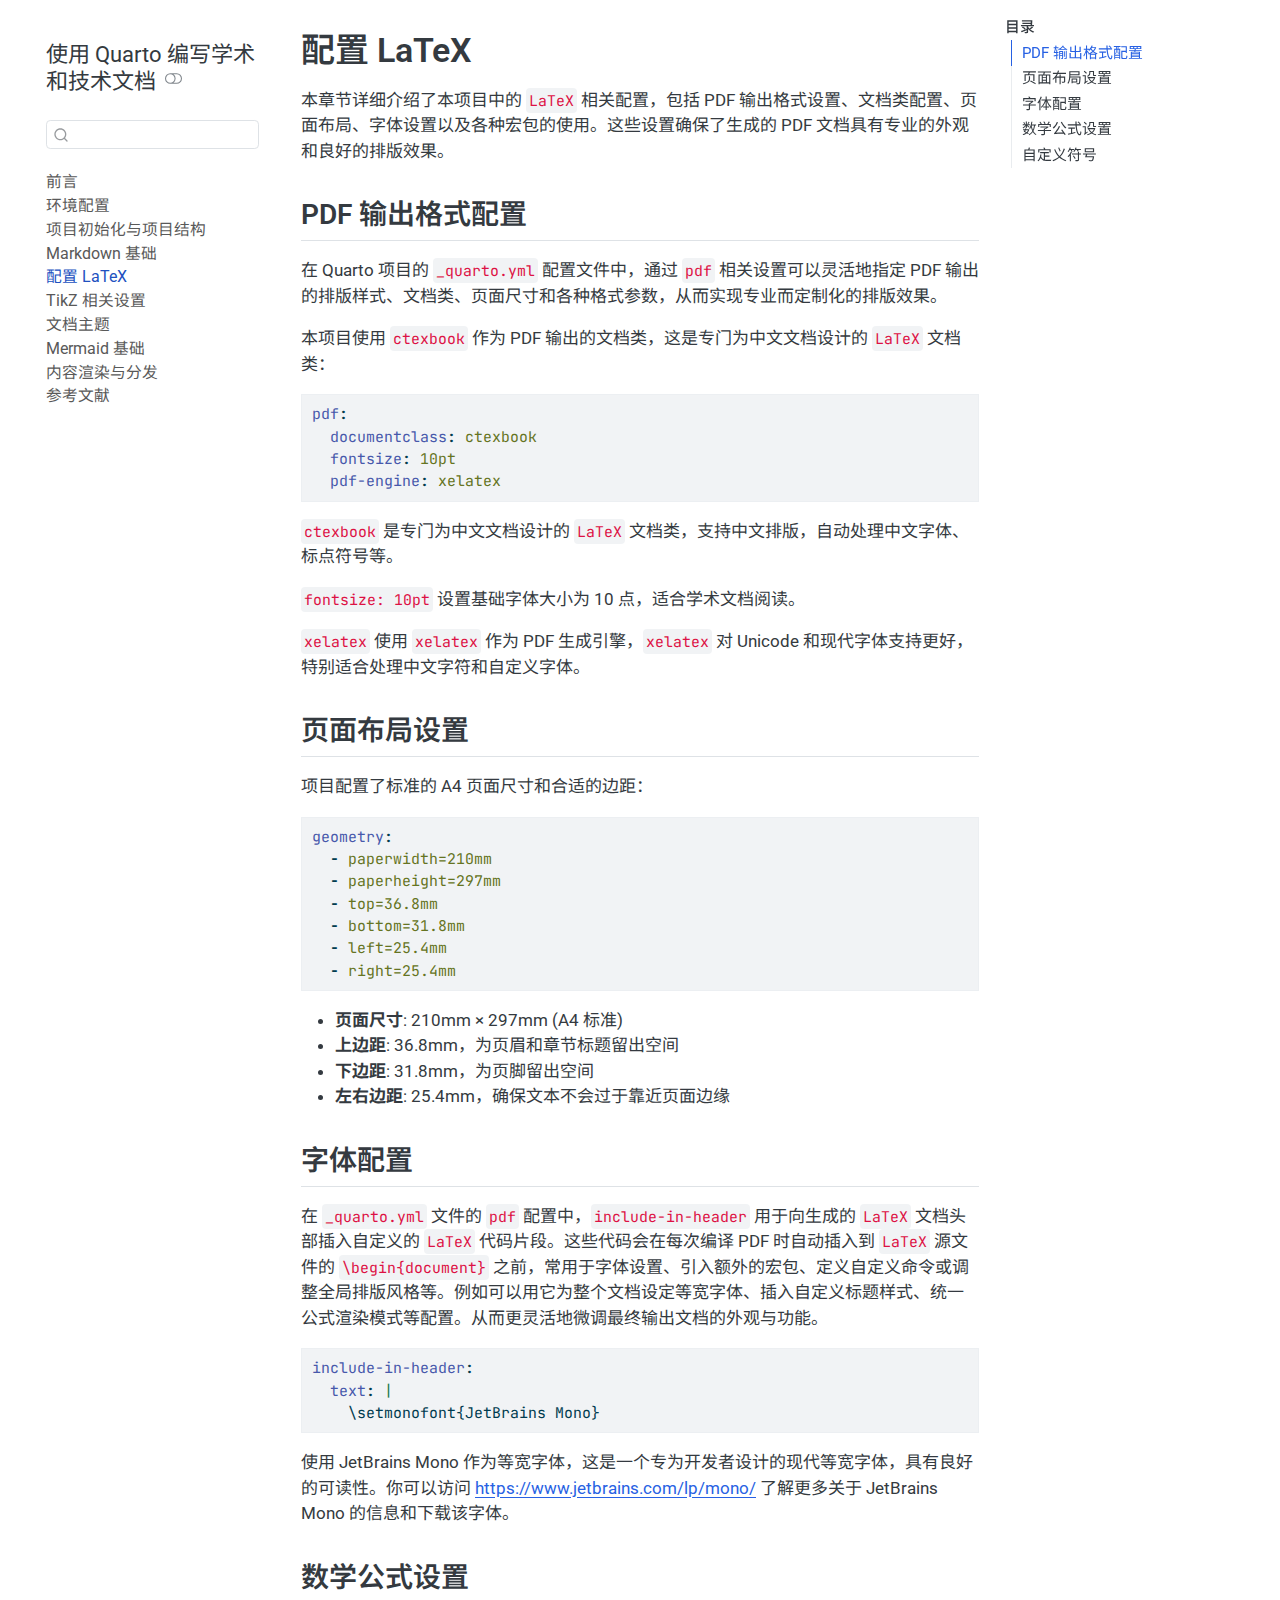
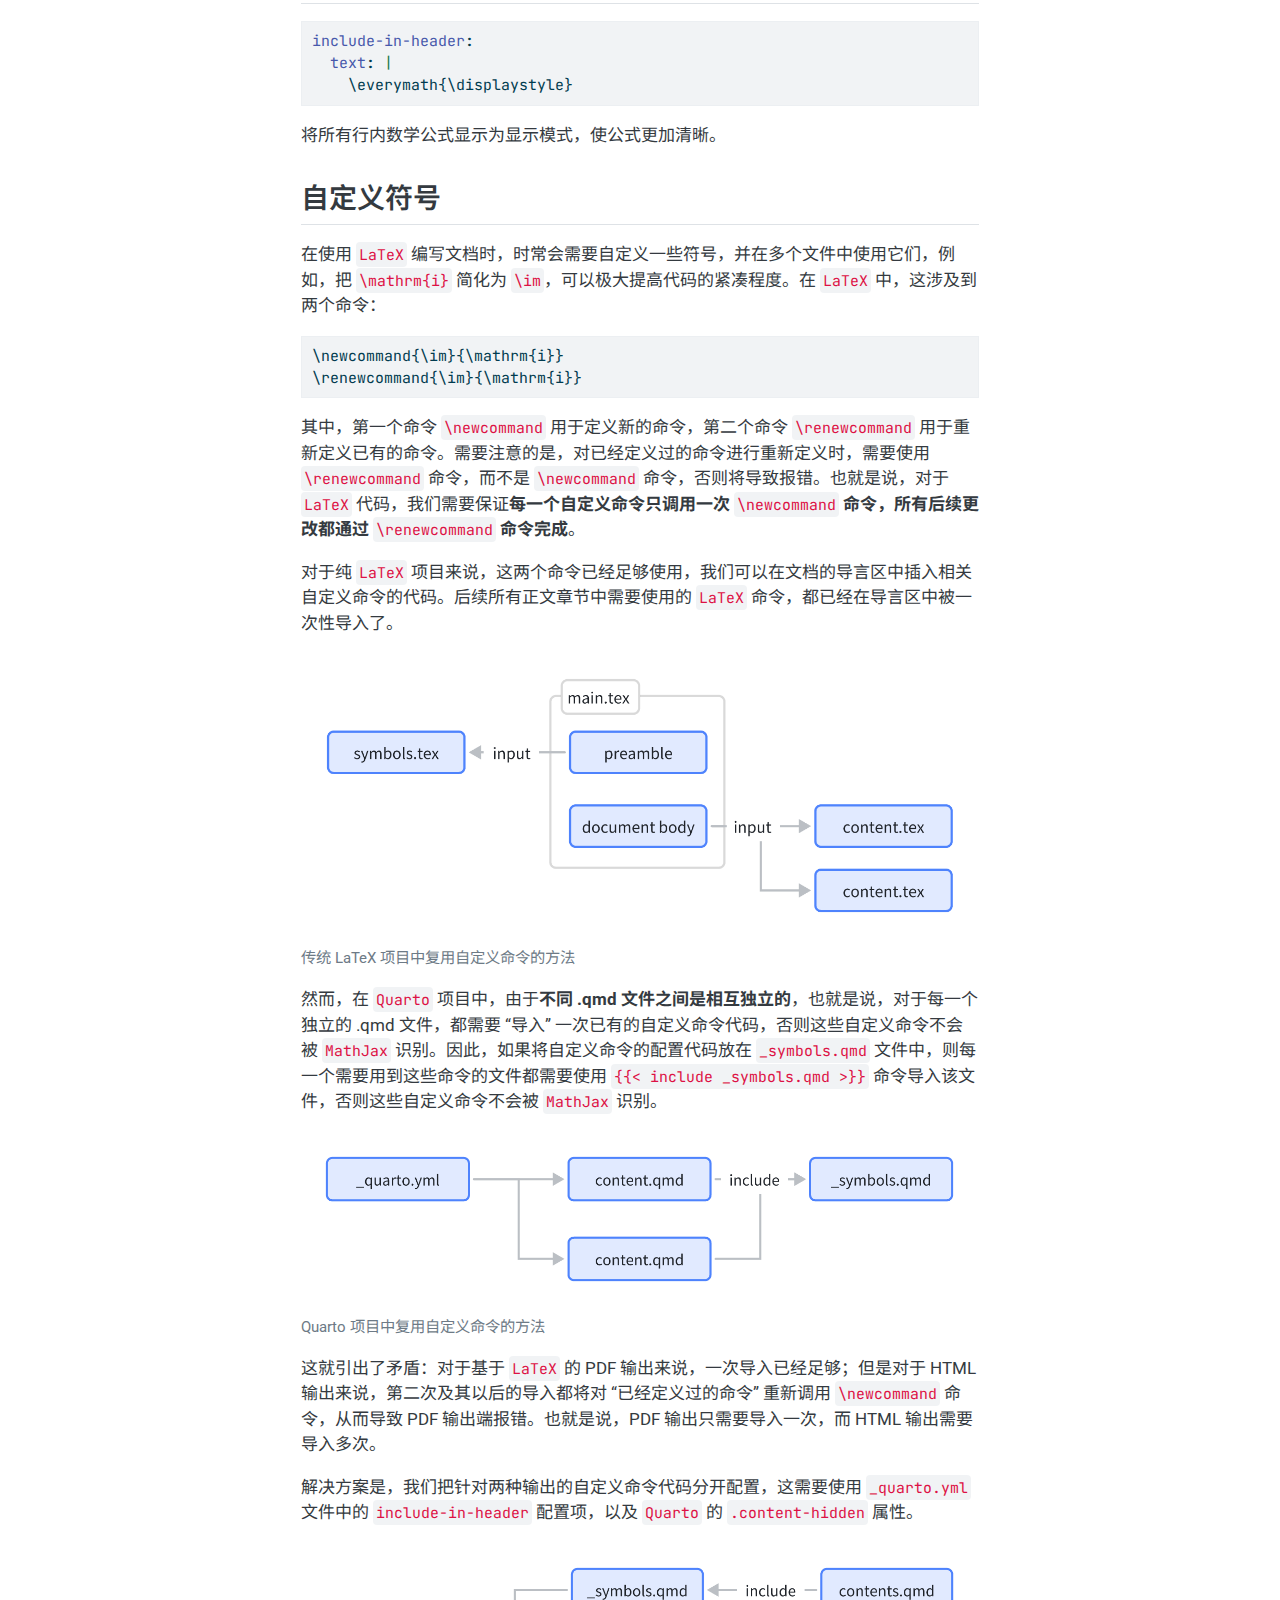
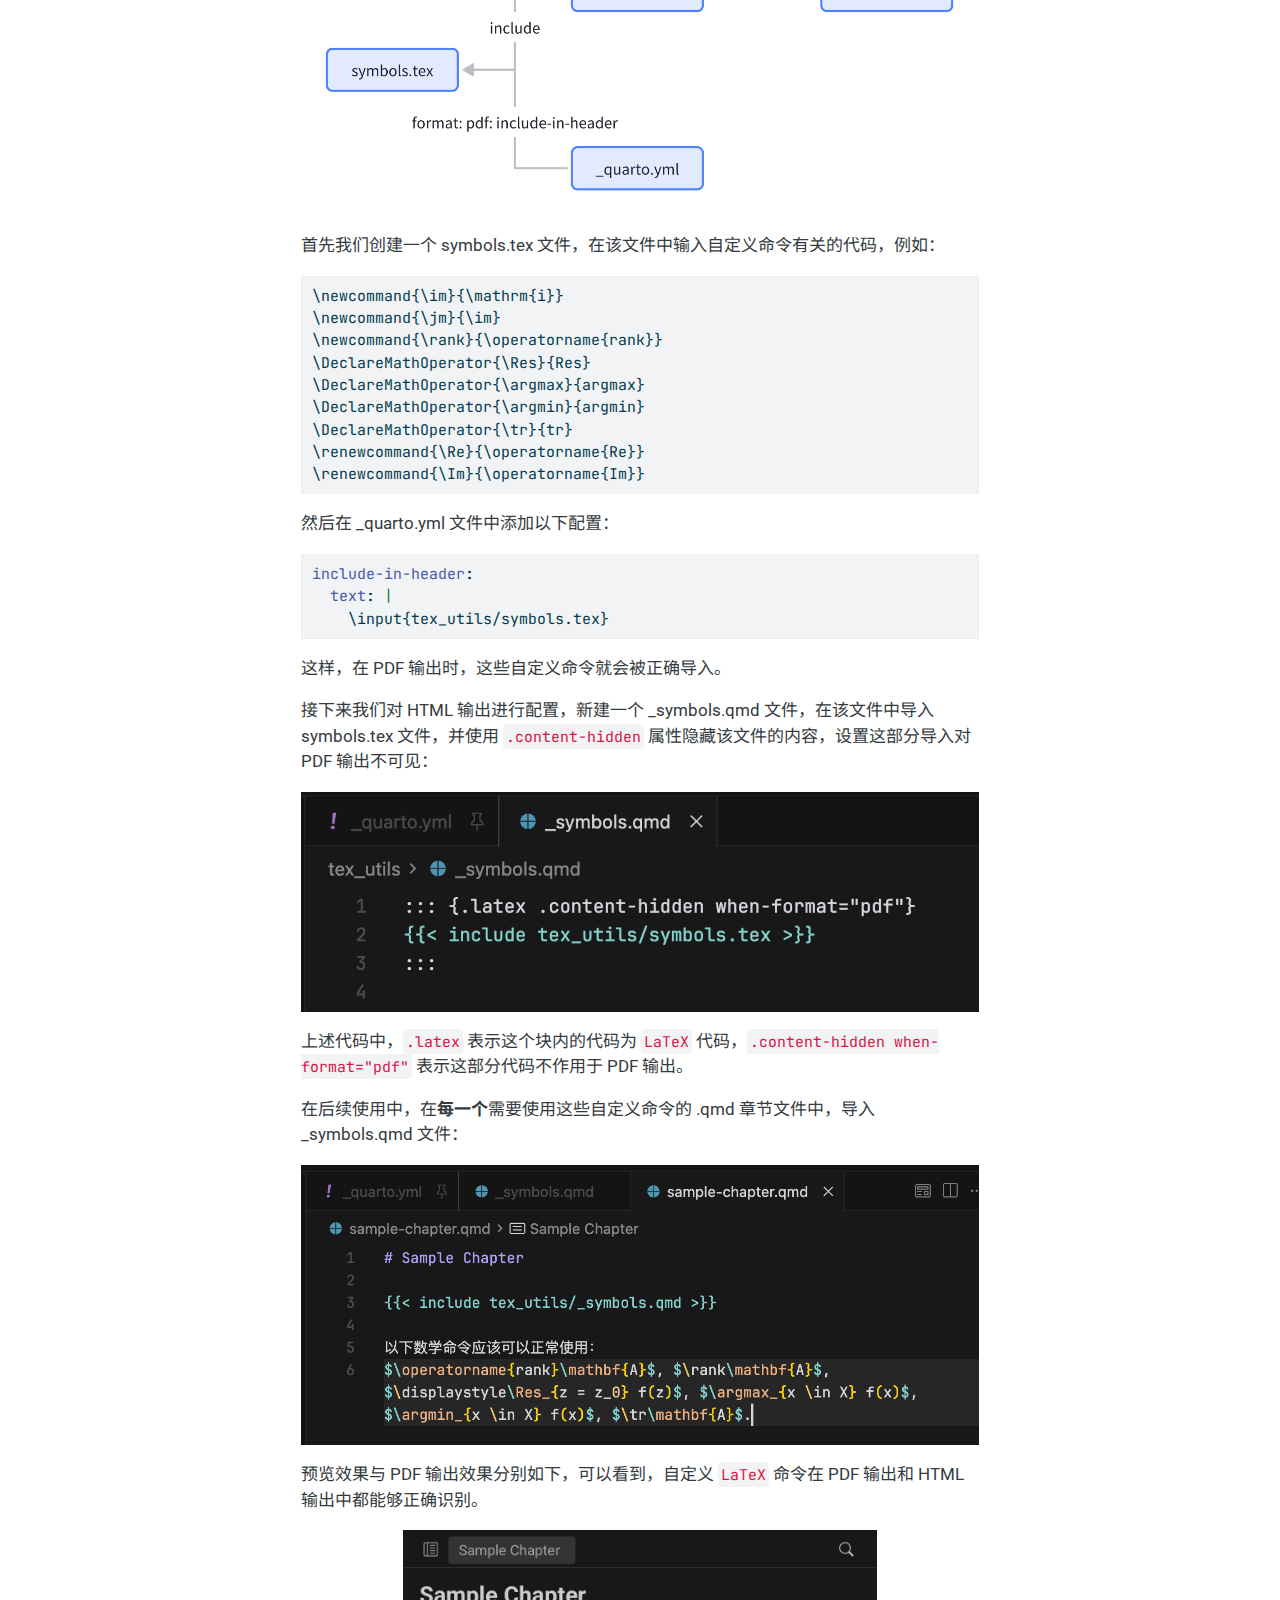
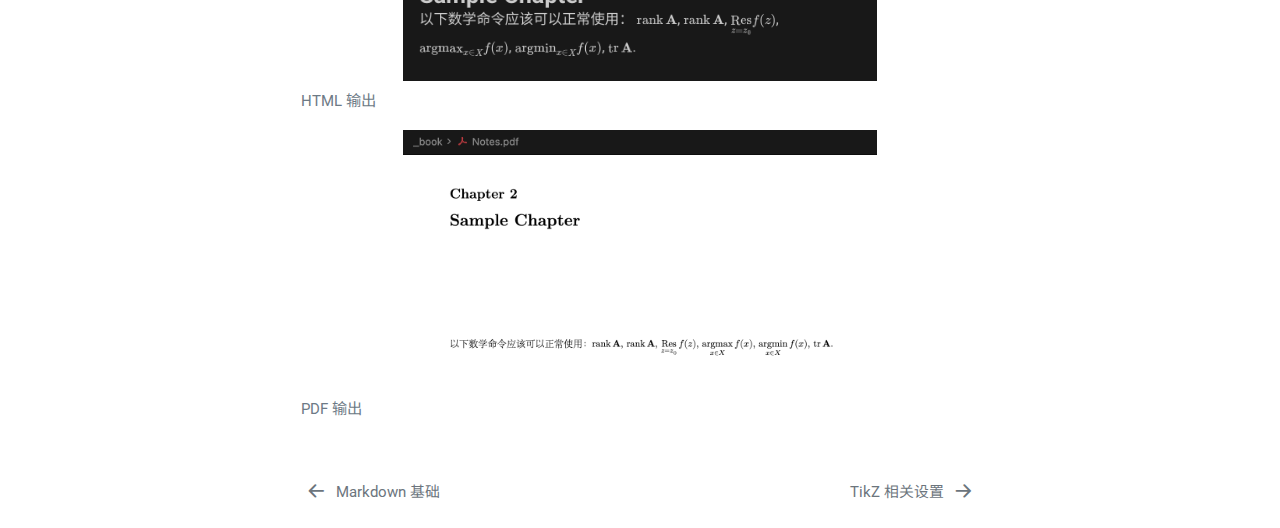
<file: latex-related-settings.html>
<!DOCTYPE html>
<html xmlns="http://www.w3.org/1999/xhtml" lang="zh-CN" xml:lang="zh-CN"><head>

<meta charset="utf-8">
<meta name="generator" content="quarto-1.8.25">

<meta name="viewport" content="width=device-width, initial-scale=1.0, user-scalable=yes">


<title>配置 LaTeX – 使用 Quarto 编写学术和技术文档</title>
<style>
code{white-space: pre-wrap;}
span.smallcaps{font-variant: small-caps;}
div.columns{display: flex; gap: min(4vw, 1.5em);}
div.column{flex: auto; overflow-x: auto;}
div.hanging-indent{margin-left: 1.5em; text-indent: -1.5em;}
ul.task-list{list-style: none;}
ul.task-list li input[type="checkbox"] {
  width: 0.8em;
  margin: 0 0.8em 0.2em -1em; /* quarto-specific, see https://github.com/quarto-dev/quarto-cli/issues/4556 */ 
  vertical-align: middle;
}
/* CSS for syntax highlighting */
html { -webkit-text-size-adjust: 100%; }
pre > code.sourceCode { white-space: pre; position: relative; }
pre > code.sourceCode > span { display: inline-block; line-height: 1.25; }
pre > code.sourceCode > span:empty { height: 1.2em; }
.sourceCode { overflow: visible; }
code.sourceCode > span { color: inherit; text-decoration: inherit; }
div.sourceCode { margin: 1em 0; }
pre.sourceCode { margin: 0; }
@media screen {
div.sourceCode { overflow: auto; }
}
@media print {
pre > code.sourceCode { white-space: pre-wrap; }
pre > code.sourceCode > span { text-indent: -5em; padding-left: 5em; }
}
pre.numberSource code
  { counter-reset: source-line 0; }
pre.numberSource code > span
  { position: relative; left: -4em; counter-increment: source-line; }
pre.numberSource code > span > a:first-child::before
  { content: counter(source-line);
    position: relative; left: -1em; text-align: right; vertical-align: baseline;
    border: none; display: inline-block;
    -webkit-touch-callout: none; -webkit-user-select: none;
    -khtml-user-select: none; -moz-user-select: none;
    -ms-user-select: none; user-select: none;
    padding: 0 4px; width: 4em;
  }
pre.numberSource { margin-left: 3em;  padding-left: 4px; }
div.sourceCode
  {   }
@media screen {
pre > code.sourceCode > span > a:first-child::before { text-decoration: underline; }
}
</style>


<script src="site_libs/quarto-nav/quarto-nav.js"></script>
<script src="site_libs/quarto-nav/headroom.min.js"></script>
<script src="site_libs/clipboard/clipboard.min.js"></script>
<script src="site_libs/quarto-search/autocomplete.umd.js"></script>
<script src="site_libs/quarto-search/fuse.min.js"></script>
<script src="site_libs/quarto-search/quarto-search.js"></script>
<meta name="quarto:offset" content="./">
<link href="./tikz-related-settings.html" rel="next">
<link href="./markdown-basic.html" rel="prev">
<script src="site_libs/quarto-html/quarto.js" type="module"></script>
<script src="site_libs/quarto-html/tabsets/tabsets.js" type="module"></script>
<script src="site_libs/quarto-html/axe/axe-check.js" type="module"></script>
<script src="site_libs/quarto-html/popper.min.js"></script>
<script src="site_libs/quarto-html/tippy.umd.min.js"></script>
<script src="site_libs/quarto-html/anchor.min.js"></script>
<link href="site_libs/quarto-html/tippy.css" rel="stylesheet">
<link href="site_libs/quarto-html/quarto-syntax-highlighting-7b89279ff1a6dce999919e0e67d4d9ec.css" rel="stylesheet" class="quarto-color-scheme" id="quarto-text-highlighting-styles">
<link href="site_libs/quarto-html/quarto-syntax-highlighting-dark-707d8167ce6003fca903bfe2be84ab7f.css" rel="stylesheet" class="quarto-color-scheme quarto-color-alternate" id="quarto-text-highlighting-styles">
<link href="site_libs/quarto-html/quarto-syntax-highlighting-7b89279ff1a6dce999919e0e67d4d9ec.css" rel="stylesheet" class="quarto-color-scheme-extra" id="quarto-text-highlighting-styles">
<script src="site_libs/bootstrap/bootstrap.min.js"></script>
<link href="site_libs/bootstrap/bootstrap-icons.css" rel="stylesheet">
<link href="site_libs/bootstrap/bootstrap-eadfb6f413fa1af9ff8901c7e62fb73f.min.css" rel="stylesheet" append-hash="true" class="quarto-color-scheme" id="quarto-bootstrap" data-mode="light">
<link href="site_libs/bootstrap/bootstrap-dark-d21a6f202bce0cff4145454182eb937c.min.css" rel="stylesheet" append-hash="true" class="quarto-color-scheme quarto-color-alternate" id="quarto-bootstrap" data-mode="dark">
<link href="site_libs/bootstrap/bootstrap-eadfb6f413fa1af9ff8901c7e62fb73f.min.css" rel="stylesheet" append-hash="true" class="quarto-color-scheme-extra" id="quarto-bootstrap" data-mode="light">
<script id="quarto-search-options" type="application/json">{
  "location": "sidebar",
  "copy-button": false,
  "collapse-after": 3,
  "panel-placement": "start",
  "type": "textbox",
  "limit": 50,
  "keyboard-shortcut": [
    "f",
    "/",
    "s"
  ],
  "show-item-context": false,
  "language": {
    "search-no-results-text": "没有结果",
    "search-matching-documents-text": "匹配的文档",
    "search-copy-link-title": "复制搜索链接",
    "search-hide-matches-text": "隐藏其它匹配结果",
    "search-more-match-text": "更多匹配结果",
    "search-more-matches-text": "更多匹配结果",
    "search-clear-button-title": "清除",
    "search-text-placeholder": "",
    "search-detached-cancel-button-title": "取消",
    "search-submit-button-title": "提交",
    "search-label": "搜索"
  }
}</script>
<script>
window.MathJax = {
  tex: { inlineMath: [['$', '$'], ['\\(', '\\)']] },
  chtml: { scale: 0.80 }  // 1.0 = 100%, adjust as you wish
};
</script>


<link rel="stylesheet" href="format/custom.css">
</head>

<body class="nav-sidebar floating quarto-light"><script id="quarto-html-before-body" type="application/javascript">
    const toggleBodyColorMode = (bsSheetEl) => {
      const mode = bsSheetEl.getAttribute("data-mode");
      const bodyEl = window.document.querySelector("body");
      if (mode === "dark") {
        bodyEl.classList.add("quarto-dark");
        bodyEl.classList.remove("quarto-light");
      } else {
        bodyEl.classList.add("quarto-light");
        bodyEl.classList.remove("quarto-dark");
      }
    }
    const toggleBodyColorPrimary = () => {
      const bsSheetEl = window.document.querySelector("link#quarto-bootstrap:not([rel=disabled-stylesheet])");
      if (bsSheetEl) {
        toggleBodyColorMode(bsSheetEl);
      }
    }
    const setColorSchemeToggle = (alternate) => {
      const toggles = window.document.querySelectorAll('.quarto-color-scheme-toggle');
      for (let i=0; i < toggles.length; i++) {
        const toggle = toggles[i];
        if (toggle) {
          if (alternate) {
            toggle.classList.add("alternate");
          } else {
            toggle.classList.remove("alternate");
          }
        }
      }
    };
    const toggleColorMode = (alternate) => {
      // Switch the stylesheets
      const primaryStylesheets = window.document.querySelectorAll('link.quarto-color-scheme:not(.quarto-color-alternate)');
      const alternateStylesheets = window.document.querySelectorAll('link.quarto-color-scheme.quarto-color-alternate');
      manageTransitions('#quarto-margin-sidebar .nav-link', false);
      if (alternate) {
        // note: dark is layered on light, we don't disable primary!
        enableStylesheet(alternateStylesheets);
        for (const sheetNode of alternateStylesheets) {
          if (sheetNode.id === "quarto-bootstrap") {
            toggleBodyColorMode(sheetNode);
          }
        }
      } else {
        disableStylesheet(alternateStylesheets);
        enableStylesheet(primaryStylesheets)
        toggleBodyColorPrimary();
      }
      manageTransitions('#quarto-margin-sidebar .nav-link', true);
      // Switch the toggles
      setColorSchemeToggle(alternate)
      // Hack to workaround the fact that safari doesn't
      // properly recolor the scrollbar when toggling (#1455)
      if (navigator.userAgent.indexOf('Safari') > 0 && navigator.userAgent.indexOf('Chrome') == -1) {
        manageTransitions("body", false);
        window.scrollTo(0, 1);
        setTimeout(() => {
          window.scrollTo(0, 0);
          manageTransitions("body", true);
        }, 40);
      }
    }
    const disableStylesheet = (stylesheets) => {
      for (let i=0; i < stylesheets.length; i++) {
        const stylesheet = stylesheets[i];
        stylesheet.rel = 'disabled-stylesheet';
      }
    }
    const enableStylesheet = (stylesheets) => {
      for (let i=0; i < stylesheets.length; i++) {
        const stylesheet = stylesheets[i];
        if(stylesheet.rel !== 'stylesheet') { // for Chrome, which will still FOUC without this check
          stylesheet.rel = 'stylesheet';
        }
      }
    }
    const manageTransitions = (selector, allowTransitions) => {
      const els = window.document.querySelectorAll(selector);
      for (let i=0; i < els.length; i++) {
        const el = els[i];
        if (allowTransitions) {
          el.classList.remove('notransition');
        } else {
          el.classList.add('notransition');
        }
      }
    }
    const isFileUrl = () => {
      return window.location.protocol === 'file:';
    }
    const hasAlternateSentinel = () => {
      let styleSentinel = getColorSchemeSentinel();
      if (styleSentinel !== null) {
        return styleSentinel === "alternate";
      } else {
        return false;
      }
    }
    const setStyleSentinel = (alternate) => {
      const value = alternate ? "alternate" : "default";
      if (!isFileUrl()) {
        window.localStorage.setItem("quarto-color-scheme", value);
      } else {
        localAlternateSentinel = value;
      }
    }
    const getColorSchemeSentinel = () => {
      if (!isFileUrl()) {
        const storageValue = window.localStorage.getItem("quarto-color-scheme");
        return storageValue != null ? storageValue : localAlternateSentinel;
      } else {
        return localAlternateSentinel;
      }
    }
    const toggleGiscusIfUsed = (isAlternate, darkModeDefault) => {
      const baseTheme = document.querySelector('#giscus-base-theme')?.value ?? 'light';
      const alternateTheme = document.querySelector('#giscus-alt-theme')?.value ?? 'dark';
      let newTheme = '';
      if(authorPrefersDark) {
        newTheme = isAlternate ? baseTheme : alternateTheme;
      } else {
        newTheme = isAlternate ? alternateTheme : baseTheme;
      }
      const changeGiscusTheme = () => {
        // From: https://github.com/giscus/giscus/issues/336
        const sendMessage = (message) => {
          const iframe = document.querySelector('iframe.giscus-frame');
          if (!iframe) return;
          iframe.contentWindow.postMessage({ giscus: message }, 'https://giscus.app');
        }
        sendMessage({
          setConfig: {
            theme: newTheme
          }
        });
      }
      const isGiscussLoaded = window.document.querySelector('iframe.giscus-frame') !== null;
      if (isGiscussLoaded) {
        changeGiscusTheme();
      }
    };
    const authorPrefersDark = false;
    const queryPrefersDark = window.matchMedia('(prefers-color-scheme: dark)');
    const darkModeDefault = queryPrefersDark.matches;
      document.querySelector('link#quarto-text-highlighting-styles.quarto-color-scheme-extra').rel = 'disabled-stylesheet';
      document.querySelector('link#quarto-bootstrap.quarto-color-scheme-extra').rel = 'disabled-stylesheet';
    let localAlternateSentinel = darkModeDefault ? 'alternate' : 'default';
    // Dark / light mode switch
    window.quartoToggleColorScheme = () => {
      // Read the current dark / light value
      let toAlternate = !hasAlternateSentinel();
      toggleColorMode(toAlternate);
      setStyleSentinel(toAlternate);
      toggleGiscusIfUsed(toAlternate, darkModeDefault);
      window.dispatchEvent(new Event('resize'));
    };
    queryPrefersDark.addEventListener("change", e => {
      if(window.localStorage.getItem("quarto-color-scheme") !== null)
        return;
      const alternate = e.matches
      toggleColorMode(alternate);
      localAlternateSentinel = e.matches ? 'alternate' : 'default'; // this is used alongside local storage!
      toggleGiscusIfUsed(alternate, darkModeDefault);
    });
    // Switch to dark mode if need be
    if (hasAlternateSentinel()) {
      toggleColorMode(true);
    } else {
      toggleColorMode(false);
    }
  </script>

<div id="quarto-search-results"></div>
  <header id="quarto-header" class="headroom fixed-top">
  <nav class="quarto-secondary-nav">
    <div class="container-fluid d-flex">
      <button type="button" class="quarto-btn-toggle btn" data-bs-toggle="collapse" role="button" data-bs-target=".quarto-sidebar-collapse-item" aria-controls="quarto-sidebar" aria-expanded="false" aria-label="展开或折叠侧边栏导航" onclick="if (window.quartoToggleHeadroom) { window.quartoToggleHeadroom(); }">
        <i class="bi bi-layout-text-sidebar-reverse"></i>
      </button>
        <nav class="quarto-page-breadcrumbs" aria-label="breadcrumb"><ol class="breadcrumb"><li class="breadcrumb-item"><a href="./latex-related-settings.html"><span class="chapter-title">配置 LaTeX</span></a></li></ol></nav>
        <a class="flex-grow-1" role="navigation" data-bs-toggle="collapse" data-bs-target=".quarto-sidebar-collapse-item" aria-controls="quarto-sidebar" aria-expanded="false" aria-label="展开或折叠侧边栏导航" onclick="if (window.quartoToggleHeadroom) { window.quartoToggleHeadroom(); }">      
        </a>
      <button type="button" class="btn quarto-search-button" aria-label="搜索" onclick="window.quartoOpenSearch();">
        <i class="bi bi-search"></i>
      </button>
    </div>
  </nav>
</header>
<!-- content -->
<div id="quarto-content" class="quarto-container page-columns page-rows-contents page-layout-article">
<!-- sidebar -->
  <nav id="quarto-sidebar" class="sidebar collapse collapse-horizontal quarto-sidebar-collapse-item sidebar-navigation floating overflow-auto">
    <div class="pt-lg-2 mt-2 text-left sidebar-header sidebar-header-stacked">
      <a href="./index.html" class="sidebar-logo-link">
      </a>
    <div class="sidebar-title mb-0 py-0">
      <a href="./">使用 Quarto 编写学术和技术文档</a> 
        <div class="sidebar-tools-main">
  <a href="" class="quarto-color-scheme-toggle quarto-navigation-tool  px-1" onclick="window.quartoToggleColorScheme(); return false;" title="切换深色模式"><i class="bi"></i></a>
</div>
    </div>
      </div>
        <div class="mt-2 flex-shrink-0 align-items-center">
        <div class="sidebar-search">
        <div id="quarto-search" class="" title="搜索"></div>
        </div>
        </div>
    <div class="sidebar-menu-container"> 
    <ul class="list-unstyled mt-1">
        <li class="sidebar-item">
  <div class="sidebar-item-container"> 
  <a href="./index.html" class="sidebar-item-text sidebar-link">
 <span class="menu-text">前言</span></a>
  </div>
</li>
        <li class="sidebar-item">
  <div class="sidebar-item-container"> 
  <a href="./intro.html" class="sidebar-item-text sidebar-link"><span class="chapter-title">环境配置</span></a>
  </div>
</li>
        <li class="sidebar-item">
  <div class="sidebar-item-container"> 
  <a href="./init-project.html" class="sidebar-item-text sidebar-link"><span class="chapter-title">项目初始化与项目结构</span></a>
  </div>
</li>
        <li class="sidebar-item">
  <div class="sidebar-item-container"> 
  <a href="./markdown-basic.html" class="sidebar-item-text sidebar-link"><span class="chapter-title">Markdown 基础</span></a>
  </div>
</li>
        <li class="sidebar-item">
  <div class="sidebar-item-container"> 
  <a href="./latex-related-settings.html" class="sidebar-item-text sidebar-link active"><span class="chapter-title">配置 LaTeX</span></a>
  </div>
</li>
        <li class="sidebar-item">
  <div class="sidebar-item-container"> 
  <a href="./tikz-related-settings.html" class="sidebar-item-text sidebar-link"><span class="chapter-title">TikZ 相关设置</span></a>
  </div>
</li>
        <li class="sidebar-item">
  <div class="sidebar-item-container"> 
  <a href="./theme.html" class="sidebar-item-text sidebar-link"><span class="chapter-title">文档主题</span></a>
  </div>
</li>
        <li class="sidebar-item">
  <div class="sidebar-item-container"> 
  <a href="./mermaid.html" class="sidebar-item-text sidebar-link"><span class="chapter-title">Mermaid 基础</span></a>
  </div>
</li>
        <li class="sidebar-item">
  <div class="sidebar-item-container"> 
  <a href="./publish.html" class="sidebar-item-text sidebar-link"><span class="chapter-title">内容渲染与分发</span></a>
  </div>
</li>
        <li class="sidebar-item">
  <div class="sidebar-item-container"> 
  <a href="./references.html" class="sidebar-item-text sidebar-link">
 <span class="menu-text">参考文献</span></a>
  </div>
</li>
    </ul>
    </div>
</nav>
<div id="quarto-sidebar-glass" class="quarto-sidebar-collapse-item" data-bs-toggle="collapse" data-bs-target=".quarto-sidebar-collapse-item"></div>
<!-- margin-sidebar -->
    <div id="quarto-margin-sidebar" class="sidebar margin-sidebar">
        <nav id="TOC" role="doc-toc" class="toc-active">
    <h2 id="toc-title">目录</h2>
   
  <ul>
  <li><a href="#pdf-输出格式配置" id="toc-pdf-输出格式配置" class="nav-link active" data-scroll-target="#pdf-输出格式配置">PDF 输出格式配置</a></li>
  <li><a href="#页面布局设置" id="toc-页面布局设置" class="nav-link" data-scroll-target="#页面布局设置">页面布局设置</a></li>
  <li><a href="#字体配置" id="toc-字体配置" class="nav-link" data-scroll-target="#字体配置">字体配置</a></li>
  <li><a href="#数学公式设置" id="toc-数学公式设置" class="nav-link" data-scroll-target="#数学公式设置">数学公式设置</a></li>
  <li><a href="#自定义符号" id="toc-自定义符号" class="nav-link" data-scroll-target="#自定义符号">自定义符号</a></li>
  </ul>
</nav>
    </div>
<!-- main -->
<main class="content" id="quarto-document-content">


<header id="title-block-header" class="quarto-title-block default">
<div class="quarto-title">
<h1 class="title"><span class="chapter-title">配置 LaTeX</span></h1>
</div>



<div class="quarto-title-meta">

    
  
    
  </div>
  


</header>


<p>本章节详细介绍了本项目中的 <code>LaTeX</code> 相关配置，包括 PDF 输出格式设置、文档类配置、页面布局、字体设置以及各种宏包的使用。这些设置确保了生成的 PDF 文档具有专业的外观和良好的排版效果。</p>
<section id="pdf-输出格式配置" class="level2">
<h2 class="anchored" data-anchor-id="pdf-输出格式配置">PDF 输出格式配置</h2>
<p>在 Quarto 项目的 <code>_quarto.yml</code> 配置文件中，通过 <code>pdf</code> 相关设置可以灵活地指定 PDF 输出的排版样式、文档类、页面尺寸和各种格式参数，从而实现专业而定制化的排版效果。</p>
<p>本项目使用 <code>ctexbook</code> 作为 PDF 输出的文档类，这是专门为中文文档设计的 <code>LaTeX</code> 文档类：</p>
<div class="code-copy-outer-scaffold"><div class="sourceCode" id="cb1"><pre class="sourceCode yaml code-with-copy"><code class="sourceCode yaml"><span id="cb1-1"><a href="#cb1-1" aria-hidden="true" tabindex="-1"></a><span class="fu">pdf</span><span class="kw">:</span></span>
<span id="cb1-2"><a href="#cb1-2" aria-hidden="true" tabindex="-1"></a><span class="at">  </span><span class="fu">documentclass</span><span class="kw">:</span><span class="at"> ctexbook</span></span>
<span id="cb1-3"><a href="#cb1-3" aria-hidden="true" tabindex="-1"></a><span class="at">  </span><span class="fu">fontsize</span><span class="kw">:</span><span class="at"> 10pt</span></span>
<span id="cb1-4"><a href="#cb1-4" aria-hidden="true" tabindex="-1"></a><span class="at">  </span><span class="fu">pdf-engine</span><span class="kw">:</span><span class="at"> xelatex</span></span></code></pre></div><button title="复制到剪贴板" class="code-copy-button"><i class="bi"></i></button></div>
<p><code>ctexbook</code> 是专门为中文文档设计的 <code>LaTeX</code> 文档类，支持中文排版，自动处理中文字体、标点符号等。</p>
<p><code>fontsize: 10pt</code> 设置基础字体大小为 10 点，适合学术文档阅读。</p>
<p><code>xelatex</code> 使用 <code>xelatex</code> 作为 PDF 生成引擎，<code>xelatex</code> 对 Unicode 和现代字体支持更好，特别适合处理中文字符和自定义字体。</p>
</section>
<section id="页面布局设置" class="level2">
<h2 class="anchored" data-anchor-id="页面布局设置">页面布局设置</h2>
<p>项目配置了标准的 A4 页面尺寸和合适的边距：</p>
<div class="code-copy-outer-scaffold"><div class="sourceCode" id="cb2"><pre class="sourceCode yaml code-with-copy"><code class="sourceCode yaml"><span id="cb2-1"><a href="#cb2-1" aria-hidden="true" tabindex="-1"></a><span class="fu">geometry</span><span class="kw">:</span></span>
<span id="cb2-2"><a href="#cb2-2" aria-hidden="true" tabindex="-1"></a><span class="at">  </span><span class="kw">-</span><span class="at"> paperwidth=210mm</span></span>
<span id="cb2-3"><a href="#cb2-3" aria-hidden="true" tabindex="-1"></a><span class="at">  </span><span class="kw">-</span><span class="at"> paperheight=297mm</span></span>
<span id="cb2-4"><a href="#cb2-4" aria-hidden="true" tabindex="-1"></a><span class="at">  </span><span class="kw">-</span><span class="at"> top=36.8mm</span></span>
<span id="cb2-5"><a href="#cb2-5" aria-hidden="true" tabindex="-1"></a><span class="at">  </span><span class="kw">-</span><span class="at"> bottom=31.8mm</span></span>
<span id="cb2-6"><a href="#cb2-6" aria-hidden="true" tabindex="-1"></a><span class="at">  </span><span class="kw">-</span><span class="at"> left=25.4mm</span></span>
<span id="cb2-7"><a href="#cb2-7" aria-hidden="true" tabindex="-1"></a><span class="at">  </span><span class="kw">-</span><span class="at"> right=25.4mm</span></span></code></pre></div><button title="复制到剪贴板" class="code-copy-button"><i class="bi"></i></button></div>
<ul>
<li><strong>页面尺寸</strong>: 210mm × 297mm (A4 标准)</li>
<li><strong>上边距</strong>: 36.8mm，为页眉和章节标题留出空间</li>
<li><strong>下边距</strong>: 31.8mm，为页脚留出空间</li>
<li><strong>左右边距</strong>: 25.4mm，确保文本不会过于靠近页面边缘</li>
</ul>
</section>
<section id="字体配置" class="level2">
<h2 class="anchored" data-anchor-id="字体配置">字体配置</h2>
<p>在 <code>_quarto.yml</code> 文件的 <code>pdf</code> 配置中，<code>include-in-header</code> 用于向生成的 <code>LaTeX</code> 文档头部插入自定义的 <code>LaTeX</code> 代码片段。这些代码会在每次编译 PDF 时自动插入到 <code>LaTeX</code> 源文件的 <code>\begin{document}</code> 之前，常用于字体设置、引入额外的宏包、定义自定义命令或调整全局排版风格等。例如可以用它为整个文档设定等宽字体、插入自定义标题样式、统一公式渲染模式等配置。从而更灵活地微调最终输出文档的外观与功能。</p>
<div class="code-copy-outer-scaffold"><div class="sourceCode" id="cb3"><pre class="sourceCode yaml code-with-copy"><code class="sourceCode yaml"><span id="cb3-1"><a href="#cb3-1" aria-hidden="true" tabindex="-1"></a><span class="fu">include-in-header</span><span class="kw">:</span></span>
<span id="cb3-2"><a href="#cb3-2" aria-hidden="true" tabindex="-1"></a><span class="fu">  text</span><span class="kw">: </span><span class="ch">|</span></span>
<span id="cb3-3"><a href="#cb3-3" aria-hidden="true" tabindex="-1"></a>    \setmonofont{JetBrains Mono}</span></code></pre></div><button title="复制到剪贴板" class="code-copy-button"><i class="bi"></i></button></div>
<p>使用 JetBrains Mono 作为等宽字体，这是一个专为开发者设计的现代等宽字体，具有良好的可读性。你可以访问 <a href="https://www.jetbrains.com/lp/mono/" class="uri">https://www.jetbrains.com/lp/mono/</a> 了解更多关于 JetBrains Mono 的信息和下载该字体。</p>
</section>
<section id="数学公式设置" class="level2">
<h2 class="anchored" data-anchor-id="数学公式设置">数学公式设置</h2>
<div class="code-copy-outer-scaffold"><div class="sourceCode" id="cb4"><pre class="sourceCode yaml code-with-copy"><code class="sourceCode yaml"><span id="cb4-1"><a href="#cb4-1" aria-hidden="true" tabindex="-1"></a><span class="fu">include-in-header</span><span class="kw">:</span></span>
<span id="cb4-2"><a href="#cb4-2" aria-hidden="true" tabindex="-1"></a><span class="fu">  text</span><span class="kw">: </span><span class="ch">|</span></span>
<span id="cb4-3"><a href="#cb4-3" aria-hidden="true" tabindex="-1"></a>    \everymath{\displaystyle}</span></code></pre></div><button title="复制到剪贴板" class="code-copy-button"><i class="bi"></i></button></div>
<p>将所有行内数学公式显示为显示模式，使公式更加清晰。</p>
<!-- ## 总结

本项目的 `LaTeX` 配置涵盖了：

- 中文文档支持 (ctexbook)
- 现代字体设置 (JetBrains Mono)
- 专业的页面布局
- 完整的数学公式支持
- 规范的标题格式
- 清晰的目录结构

```yaml
pdf:
    documentclass: ctexbook
    fontsize: 10pt
    geometry:
      - paperwidth=210mm
      - paperheight=297mm
      - top=36.8mm
      - bottom=31.8mm
      - left=25.4mm
      - right=25.4mm
    pdf-engine: xelatex
    include-in-header:
      text: |     
        \setmonofont{JetBrains Mono}
        \everymath{\displaystyle}
```

这些配置确保了生成的 PDF 文档具有专业的外观和良好的可读性，特别适合学术和技术文档的排版需求。 -->
</section>
<section id="自定义符号" class="level2">
<h2 class="anchored" data-anchor-id="自定义符号">自定义符号</h2>
<p>在使用 <code>LaTeX</code> 编写文档时，时常会需要自定义一些符号，并在多个文件中使用它们，例如，把 <code>\mathrm{i}</code> 简化为 <code>\im</code>，可以极大提高代码的紧凑程度。在 <code>LaTeX</code> 中，这涉及到两个命令：</p>
<div class="code-copy-outer-scaffold"><div class="sourceCode" id="cb5"><pre class="sourceCode markdown code-with-copy"><code class="sourceCode markdown"><span id="cb5-1"><a href="#cb5-1" aria-hidden="true" tabindex="-1"></a>\newcommand{\im}{\mathrm{i}}</span>
<span id="cb5-2"><a href="#cb5-2" aria-hidden="true" tabindex="-1"></a>\renewcommand{\im}{\mathrm{i}}</span></code></pre></div><button title="复制到剪贴板" class="code-copy-button"><i class="bi"></i></button></div>
<p>其中，第一个命令 <code>\newcommand</code> 用于定义新的命令，第二个命令 <code>\renewcommand</code> 用于重新定义已有的命令。需要注意的是，对已经定义过的命令进行重新定义时，需要使用 <code>\renewcommand</code> 命令，而不是 <code>\newcommand</code> 命令，否则将导致报错。也就是说，对于 <code>LaTeX</code> 代码，我们需要保证<strong>每一个自定义命令只调用一次 <code>\newcommand</code> 命令，所有后续更改都通过 <code>\renewcommand</code> 命令完成</strong>。</p>
<p>对于纯 <code>LaTeX</code> 项目来说，这两个命令已经足够使用，我们可以在文档的导言区中插入相关自定义命令的代码。后续所有正文章节中需要使用的 <code>LaTeX</code> 命令，都已经在导言区中被一次性导入了。</p>
<div class="quarto-figure quarto-figure-center">
<figure class="figure">
<p><img src="pic/pure-latex-approach.png" class="img-fluid figure-img" style="width:100.0%"></p>
<figcaption>传统 LaTeX 项目中复用自定义命令的方法</figcaption>
</figure>
</div>
<p>然而，在 <code>Quarto</code> 项目中，由于<strong>不同 .qmd 文件之间是相互独立的</strong>，也就是说，对于每一个独立的 .qmd 文件，都需要 “导入” 一次已有的自定义命令代码，否则这些自定义命令不会被 <code>MathJax</code> 识别。因此，如果将自定义命令的配置代码放在 <code>_symbols.qmd</code> 文件中，则每一个需要用到这些命令的文件都需要使用 <code>{{&lt; include _symbols.qmd &gt;}}</code> 命令导入该文件，否则这些自定义命令不会被 <code>MathJax</code> 识别。</p>
<div class="quarto-figure quarto-figure-center">
<figure class="figure">
<p><img src="pic/pure-quarto-approach.png" class="img-fluid figure-img" style="width:100.0%"></p>
<figcaption>Quarto 项目中复用自定义命令的方法</figcaption>
</figure>
</div>
<p>这就引出了矛盾：对于基于 <code>LaTeX</code> 的 PDF 输出来说，一次导入已经足够；但是对于 HTML 输出来说，第二次及其以后的导入都将对 “已经定义过的命令” 重新调用 <code>\newcommand</code> 命令，从而导致 PDF 输出端报错。也就是说，PDF 输出只需要导入一次，而 HTML 输出需要导入多次。</p>
<p>解决方案是，我们把针对两种输出的自定义命令代码分开配置，这需要使用 <code>_quarto.yml</code> 文件中的 <code>include-in-header</code> 配置项，以及 <code>Quarto</code> 的 <code>.content-hidden</code> 属性。</p>
<p><img src="pic/latex-custom-symbols.png" class="img-fluid" style="width:100.0%"></p>
<p>首先我们创建一个 symbols.tex 文件，在该文件中输入自定义命令有关的代码，例如：</p>
<div class="code-copy-outer-scaffold"><div class="sourceCode" id="cb6"><pre class="sourceCode markdown code-with-copy"><code class="sourceCode markdown"><span id="cb6-1"><a href="#cb6-1" aria-hidden="true" tabindex="-1"></a>\newcommand{\im}{\mathrm{i}}</span>
<span id="cb6-2"><a href="#cb6-2" aria-hidden="true" tabindex="-1"></a>\newcommand{\jm}{\im}</span>
<span id="cb6-3"><a href="#cb6-3" aria-hidden="true" tabindex="-1"></a>\newcommand{\rank}{\operatorname{rank}}</span>
<span id="cb6-4"><a href="#cb6-4" aria-hidden="true" tabindex="-1"></a>\DeclareMathOperator{\Res}{Res}</span>
<span id="cb6-5"><a href="#cb6-5" aria-hidden="true" tabindex="-1"></a>\DeclareMathOperator{\argmax}{argmax}</span>
<span id="cb6-6"><a href="#cb6-6" aria-hidden="true" tabindex="-1"></a>\DeclareMathOperator{\argmin}{argmin}</span>
<span id="cb6-7"><a href="#cb6-7" aria-hidden="true" tabindex="-1"></a>\DeclareMathOperator{\tr}{tr}</span>
<span id="cb6-8"><a href="#cb6-8" aria-hidden="true" tabindex="-1"></a>\renewcommand{\Re}{\operatorname{Re}}</span>
<span id="cb6-9"><a href="#cb6-9" aria-hidden="true" tabindex="-1"></a>\renewcommand{\Im}{\operatorname{Im}}</span></code></pre></div><button title="复制到剪贴板" class="code-copy-button"><i class="bi"></i></button></div>
<p>然后在 _quarto.yml 文件中添加以下配置：</p>
<div class="code-copy-outer-scaffold"><div class="sourceCode" id="cb7"><pre class="sourceCode yaml code-with-copy"><code class="sourceCode yaml"><span id="cb7-1"><a href="#cb7-1" aria-hidden="true" tabindex="-1"></a><span class="fu">include-in-header</span><span class="kw">:</span></span>
<span id="cb7-2"><a href="#cb7-2" aria-hidden="true" tabindex="-1"></a><span class="fu">  text</span><span class="kw">: </span><span class="ch">|</span></span>
<span id="cb7-3"><a href="#cb7-3" aria-hidden="true" tabindex="-1"></a>    \input{tex_utils/symbols.tex}</span></code></pre></div><button title="复制到剪贴板" class="code-copy-button"><i class="bi"></i></button></div>
<p>这样，在 PDF 输出时，这些自定义命令就会被正确导入。</p>
<p>接下来我们对 HTML 输出进行配置，新建一个 _symbols.qmd 文件，在该文件中导入 symbols.tex 文件，并使用 <code>.content-hidden</code> 属性隐藏该文件的内容，设置这部分导入对 PDF 输出不可见：</p>
<p><img src="pic/_symbols-qmd-file.png" class="img-fluid" style="width:100.0%"></p>
<p>上述代码中，<code>.latex</code> 表示这个块内的代码为 <code>LaTeX</code> 代码，<code>.content-hidden when-format="pdf"</code> 表示这部分代码不作用于 PDF 输出。</p>
<p>在后续使用中，在<strong>每一个</strong>需要使用这些自定义命令的 .qmd 章节文件中，导入 _symbols.qmd 文件：</p>
<p><img src="pic/sample-chapter-file.png" class="img-fluid" style="width:100.0%"></p>
<p>预览效果与 PDF 输出效果分别如下，可以看到，自定义 <code>LaTeX</code> 命令在 PDF 输出和 HTML 输出中都能够正确识别。</p>
<div class="quarto-figure quarto-figure-center">
<figure class="figure">
<p><img src="pic/sample-chapter-preview.png" class="img-fluid figure-img" style="width:70.0%"></p>
<figcaption>HTML 输出</figcaption>
</figure>
</div>
<div class="quarto-figure quarto-figure-center">
<figure class="figure">
<p><img src="pic/sample-chapter-pdf.png" class="img-fluid figure-img" style="width:70.0%"></p>
<figcaption>PDF 输出</figcaption>
</figure>
</div>


</section>

</main> <!-- /main -->
<script id="quarto-html-after-body" type="application/javascript">
  window.document.addEventListener("DOMContentLoaded", function (event) {
    // Ensure there is a toggle, if there isn't float one in the top right
    if (window.document.querySelector('.quarto-color-scheme-toggle') === null) {
      const a = window.document.createElement('a');
      a.classList.add('top-right');
      a.classList.add('quarto-color-scheme-toggle');
      a.href = "";
      a.onclick = function() { try { window.quartoToggleColorScheme(); } catch {} return false; };
      const i = window.document.createElement("i");
      i.classList.add('bi');
      a.appendChild(i);
      window.document.body.appendChild(a);
    }
    setColorSchemeToggle(hasAlternateSentinel())
    const icon = "";
    const anchorJS = new window.AnchorJS();
    anchorJS.options = {
      placement: 'right',
      icon: icon
    };
    anchorJS.add('.anchored');
    const isCodeAnnotation = (el) => {
      for (const clz of el.classList) {
        if (clz.startsWith('code-annotation-')) {                     
          return true;
        }
      }
      return false;
    }
    const onCopySuccess = function(e) {
      // button target
      const button = e.trigger;
      // don't keep focus
      button.blur();
      // flash "checked"
      button.classList.add('code-copy-button-checked');
      var currentTitle = button.getAttribute("title");
      button.setAttribute("title", "已复制");
      let tooltip;
      if (window.bootstrap) {
        button.setAttribute("data-bs-toggle", "tooltip");
        button.setAttribute("data-bs-placement", "left");
        button.setAttribute("data-bs-title", "已复制");
        tooltip = new bootstrap.Tooltip(button, 
          { trigger: "manual", 
            customClass: "code-copy-button-tooltip",
            offset: [0, -8]});
        tooltip.show();    
      }
      setTimeout(function() {
        if (tooltip) {
          tooltip.hide();
          button.removeAttribute("data-bs-title");
          button.removeAttribute("data-bs-toggle");
          button.removeAttribute("data-bs-placement");
        }
        button.setAttribute("title", currentTitle);
        button.classList.remove('code-copy-button-checked');
      }, 1000);
      // clear code selection
      e.clearSelection();
    }
    const getTextToCopy = function(trigger) {
      const outerScaffold = trigger.parentElement.cloneNode(true);
      const codeEl = outerScaffold.querySelector('code');
      for (const childEl of codeEl.children) {
        if (isCodeAnnotation(childEl)) {
          childEl.remove();
        }
      }
      return codeEl.innerText;
    }
    const clipboard = new window.ClipboardJS('.code-copy-button:not([data-in-quarto-modal])', {
      text: getTextToCopy
    });
    clipboard.on('success', onCopySuccess);
    if (window.document.getElementById('quarto-embedded-source-code-modal')) {
      const clipboardModal = new window.ClipboardJS('.code-copy-button[data-in-quarto-modal]', {
        text: getTextToCopy,
        container: window.document.getElementById('quarto-embedded-source-code-modal')
      });
      clipboardModal.on('success', onCopySuccess);
    }
      var localhostRegex = new RegExp(/^(?:http|https):\/\/localhost\:?[0-9]*\//);
      var mailtoRegex = new RegExp(/^mailto:/);
        var filterRegex = new RegExp('/' + window.location.host + '/');
      var isInternal = (href) => {
          return filterRegex.test(href) || localhostRegex.test(href) || mailtoRegex.test(href);
      }
      // Inspect non-navigation links and adorn them if external
     var links = window.document.querySelectorAll('a[href]:not(.nav-link):not(.navbar-brand):not(.toc-action):not(.sidebar-link):not(.sidebar-item-toggle):not(.pagination-link):not(.no-external):not([aria-hidden]):not(.dropdown-item):not(.quarto-navigation-tool):not(.about-link)');
      for (var i=0; i<links.length; i++) {
        const link = links[i];
        if (!isInternal(link.href)) {
          // undo the damage that might have been done by quarto-nav.js in the case of
          // links that we want to consider external
          if (link.dataset.originalHref !== undefined) {
            link.href = link.dataset.originalHref;
          }
        }
      }
    function tippyHover(el, contentFn, onTriggerFn, onUntriggerFn) {
      const config = {
        allowHTML: true,
        maxWidth: 500,
        delay: 100,
        arrow: false,
        appendTo: function(el) {
            return el.parentElement;
        },
        interactive: true,
        interactiveBorder: 10,
        theme: 'quarto',
        placement: 'bottom-start',
      };
      if (contentFn) {
        config.content = contentFn;
      }
      if (onTriggerFn) {
        config.onTrigger = onTriggerFn;
      }
      if (onUntriggerFn) {
        config.onUntrigger = onUntriggerFn;
      }
      window.tippy(el, config); 
    }
    const noterefs = window.document.querySelectorAll('a[role="doc-noteref"]');
    for (var i=0; i<noterefs.length; i++) {
      const ref = noterefs[i];
      tippyHover(ref, function() {
        // use id or data attribute instead here
        let href = ref.getAttribute('data-footnote-href') || ref.getAttribute('href');
        try { href = new URL(href).hash; } catch {}
        const id = href.replace(/^#\/?/, "");
        const note = window.document.getElementById(id);
        if (note) {
          return note.innerHTML;
        } else {
          return "";
        }
      });
    }
    const xrefs = window.document.querySelectorAll('a.quarto-xref');
    const processXRef = (id, note) => {
      // Strip column container classes
      const stripColumnClz = (el) => {
        el.classList.remove("page-full", "page-columns");
        if (el.children) {
          for (const child of el.children) {
            stripColumnClz(child);
          }
        }
      }
      stripColumnClz(note)
      if (id === null || id.startsWith('sec-')) {
        // Special case sections, only their first couple elements
        const container = document.createElement("div");
        if (note.children && note.children.length > 2) {
          container.appendChild(note.children[0].cloneNode(true));
          for (let i = 1; i < note.children.length; i++) {
            const child = note.children[i];
            if (child.tagName === "P" && child.innerText === "") {
              continue;
            } else {
              container.appendChild(child.cloneNode(true));
              break;
            }
          }
          if (window.Quarto?.typesetMath) {
            window.Quarto.typesetMath(container);
          }
          return container.innerHTML
        } else {
          if (window.Quarto?.typesetMath) {
            window.Quarto.typesetMath(note);
          }
          return note.innerHTML;
        }
      } else {
        // Remove any anchor links if they are present
        const anchorLink = note.querySelector('a.anchorjs-link');
        if (anchorLink) {
          anchorLink.remove();
        }
        if (window.Quarto?.typesetMath) {
          window.Quarto.typesetMath(note);
        }
        if (note.classList.contains("callout")) {
          return note.outerHTML;
        } else {
          return note.innerHTML;
        }
      }
    }
    for (var i=0; i<xrefs.length; i++) {
      const xref = xrefs[i];
      tippyHover(xref, undefined, function(instance) {
        instance.disable();
        let url = xref.getAttribute('href');
        let hash = undefined; 
        if (url.startsWith('#')) {
          hash = url;
        } else {
          try { hash = new URL(url).hash; } catch {}
        }
        if (hash) {
          const id = hash.replace(/^#\/?/, "");
          const note = window.document.getElementById(id);
          if (note !== null) {
            try {
              const html = processXRef(id, note.cloneNode(true));
              instance.setContent(html);
            } finally {
              instance.enable();
              instance.show();
            }
          } else {
            // See if we can fetch this
            fetch(url.split('#')[0])
            .then(res => res.text())
            .then(html => {
              const parser = new DOMParser();
              const htmlDoc = parser.parseFromString(html, "text/html");
              const note = htmlDoc.getElementById(id);
              if (note !== null) {
                const html = processXRef(id, note);
                instance.setContent(html);
              } 
            }).finally(() => {
              instance.enable();
              instance.show();
            });
          }
        } else {
          // See if we can fetch a full url (with no hash to target)
          // This is a special case and we should probably do some content thinning / targeting
          fetch(url)
          .then(res => res.text())
          .then(html => {
            const parser = new DOMParser();
            const htmlDoc = parser.parseFromString(html, "text/html");
            const note = htmlDoc.querySelector('main.content');
            if (note !== null) {
              // This should only happen for chapter cross references
              // (since there is no id in the URL)
              // remove the first header
              if (note.children.length > 0 && note.children[0].tagName === "HEADER") {
                note.children[0].remove();
              }
              const html = processXRef(null, note);
              instance.setContent(html);
            } 
          }).finally(() => {
            instance.enable();
            instance.show();
          });
        }
      }, function(instance) {
      });
    }
        let selectedAnnoteEl;
        const selectorForAnnotation = ( cell, annotation) => {
          let cellAttr = 'data-code-cell="' + cell + '"';
          let lineAttr = 'data-code-annotation="' +  annotation + '"';
          const selector = 'span[' + cellAttr + '][' + lineAttr + ']';
          return selector;
        }
        const selectCodeLines = (annoteEl) => {
          const doc = window.document;
          const targetCell = annoteEl.getAttribute("data-target-cell");
          const targetAnnotation = annoteEl.getAttribute("data-target-annotation");
          const annoteSpan = window.document.querySelector(selectorForAnnotation(targetCell, targetAnnotation));
          const lines = annoteSpan.getAttribute("data-code-lines").split(",");
          const lineIds = lines.map((line) => {
            return targetCell + "-" + line;
          })
          let top = null;
          let height = null;
          let parent = null;
          if (lineIds.length > 0) {
              //compute the position of the single el (top and bottom and make a div)
              const el = window.document.getElementById(lineIds[0]);
              top = el.offsetTop;
              height = el.offsetHeight;
              parent = el.parentElement.parentElement;
            if (lineIds.length > 1) {
              const lastEl = window.document.getElementById(lineIds[lineIds.length - 1]);
              const bottom = lastEl.offsetTop + lastEl.offsetHeight;
              height = bottom - top;
            }
            if (top !== null && height !== null && parent !== null) {
              // cook up a div (if necessary) and position it 
              let div = window.document.getElementById("code-annotation-line-highlight");
              if (div === null) {
                div = window.document.createElement("div");
                div.setAttribute("id", "code-annotation-line-highlight");
                div.style.position = 'absolute';
                parent.appendChild(div);
              }
              div.style.top = top - 2 + "px";
              div.style.height = height + 4 + "px";
              div.style.left = 0;
              let gutterDiv = window.document.getElementById("code-annotation-line-highlight-gutter");
              if (gutterDiv === null) {
                gutterDiv = window.document.createElement("div");
                gutterDiv.setAttribute("id", "code-annotation-line-highlight-gutter");
                gutterDiv.style.position = 'absolute';
                const codeCell = window.document.getElementById(targetCell);
                const gutter = codeCell.querySelector('.code-annotation-gutter');
                gutter.appendChild(gutterDiv);
              }
              gutterDiv.style.top = top - 2 + "px";
              gutterDiv.style.height = height + 4 + "px";
            }
            selectedAnnoteEl = annoteEl;
          }
        };
        const unselectCodeLines = () => {
          const elementsIds = ["code-annotation-line-highlight", "code-annotation-line-highlight-gutter"];
          elementsIds.forEach((elId) => {
            const div = window.document.getElementById(elId);
            if (div) {
              div.remove();
            }
          });
          selectedAnnoteEl = undefined;
        };
          // Handle positioning of the toggle
      window.addEventListener(
        "resize",
        throttle(() => {
          elRect = undefined;
          if (selectedAnnoteEl) {
            selectCodeLines(selectedAnnoteEl);
          }
        }, 10)
      );
      function throttle(fn, ms) {
      let throttle = false;
      let timer;
        return (...args) => {
          if(!throttle) { // first call gets through
              fn.apply(this, args);
              throttle = true;
          } else { // all the others get throttled
              if(timer) clearTimeout(timer); // cancel #2
              timer = setTimeout(() => {
                fn.apply(this, args);
                timer = throttle = false;
              }, ms);
          }
        };
      }
        // Attach click handler to the DT
        const annoteDls = window.document.querySelectorAll('dt[data-target-cell]');
        for (const annoteDlNode of annoteDls) {
          annoteDlNode.addEventListener('click', (event) => {
            const clickedEl = event.target;
            if (clickedEl !== selectedAnnoteEl) {
              unselectCodeLines();
              const activeEl = window.document.querySelector('dt[data-target-cell].code-annotation-active');
              if (activeEl) {
                activeEl.classList.remove('code-annotation-active');
              }
              selectCodeLines(clickedEl);
              clickedEl.classList.add('code-annotation-active');
            } else {
              // Unselect the line
              unselectCodeLines();
              clickedEl.classList.remove('code-annotation-active');
            }
          });
        }
    const findCites = (el) => {
      const parentEl = el.parentElement;
      if (parentEl) {
        const cites = parentEl.dataset.cites;
        if (cites) {
          return {
            el,
            cites: cites.split(' ')
          };
        } else {
          return findCites(el.parentElement)
        }
      } else {
        return undefined;
      }
    };
    var bibliorefs = window.document.querySelectorAll('a[role="doc-biblioref"]');
    for (var i=0; i<bibliorefs.length; i++) {
      const ref = bibliorefs[i];
      const citeInfo = findCites(ref);
      if (citeInfo) {
        tippyHover(citeInfo.el, function() {
          var popup = window.document.createElement('div');
          citeInfo.cites.forEach(function(cite) {
            var citeDiv = window.document.createElement('div');
            citeDiv.classList.add('hanging-indent');
            citeDiv.classList.add('csl-entry');
            var biblioDiv = window.document.getElementById('ref-' + cite);
            if (biblioDiv) {
              citeDiv.innerHTML = biblioDiv.innerHTML;
            }
            popup.appendChild(citeDiv);
          });
          return popup.innerHTML;
        });
      }
    }
  });
  </script>
<nav class="page-navigation">
  <div class="nav-page nav-page-previous">
      <a href="./markdown-basic.html" class="pagination-link" aria-label="Markdown 基础">
        <i class="bi bi-arrow-left-short"></i> <span class="nav-page-text"><span class="chapter-title">Markdown 基础</span></span>
      </a>          
  </div>
  <div class="nav-page nav-page-next">
      <a href="./tikz-related-settings.html" class="pagination-link" aria-label="TikZ 相关设置">
        <span class="nav-page-text"><span class="chapter-title">TikZ 相关设置</span></span> <i class="bi bi-arrow-right-short"></i>
      </a>
  </div>
</nav>
</div> <!-- /content -->




</body></html>
</file>
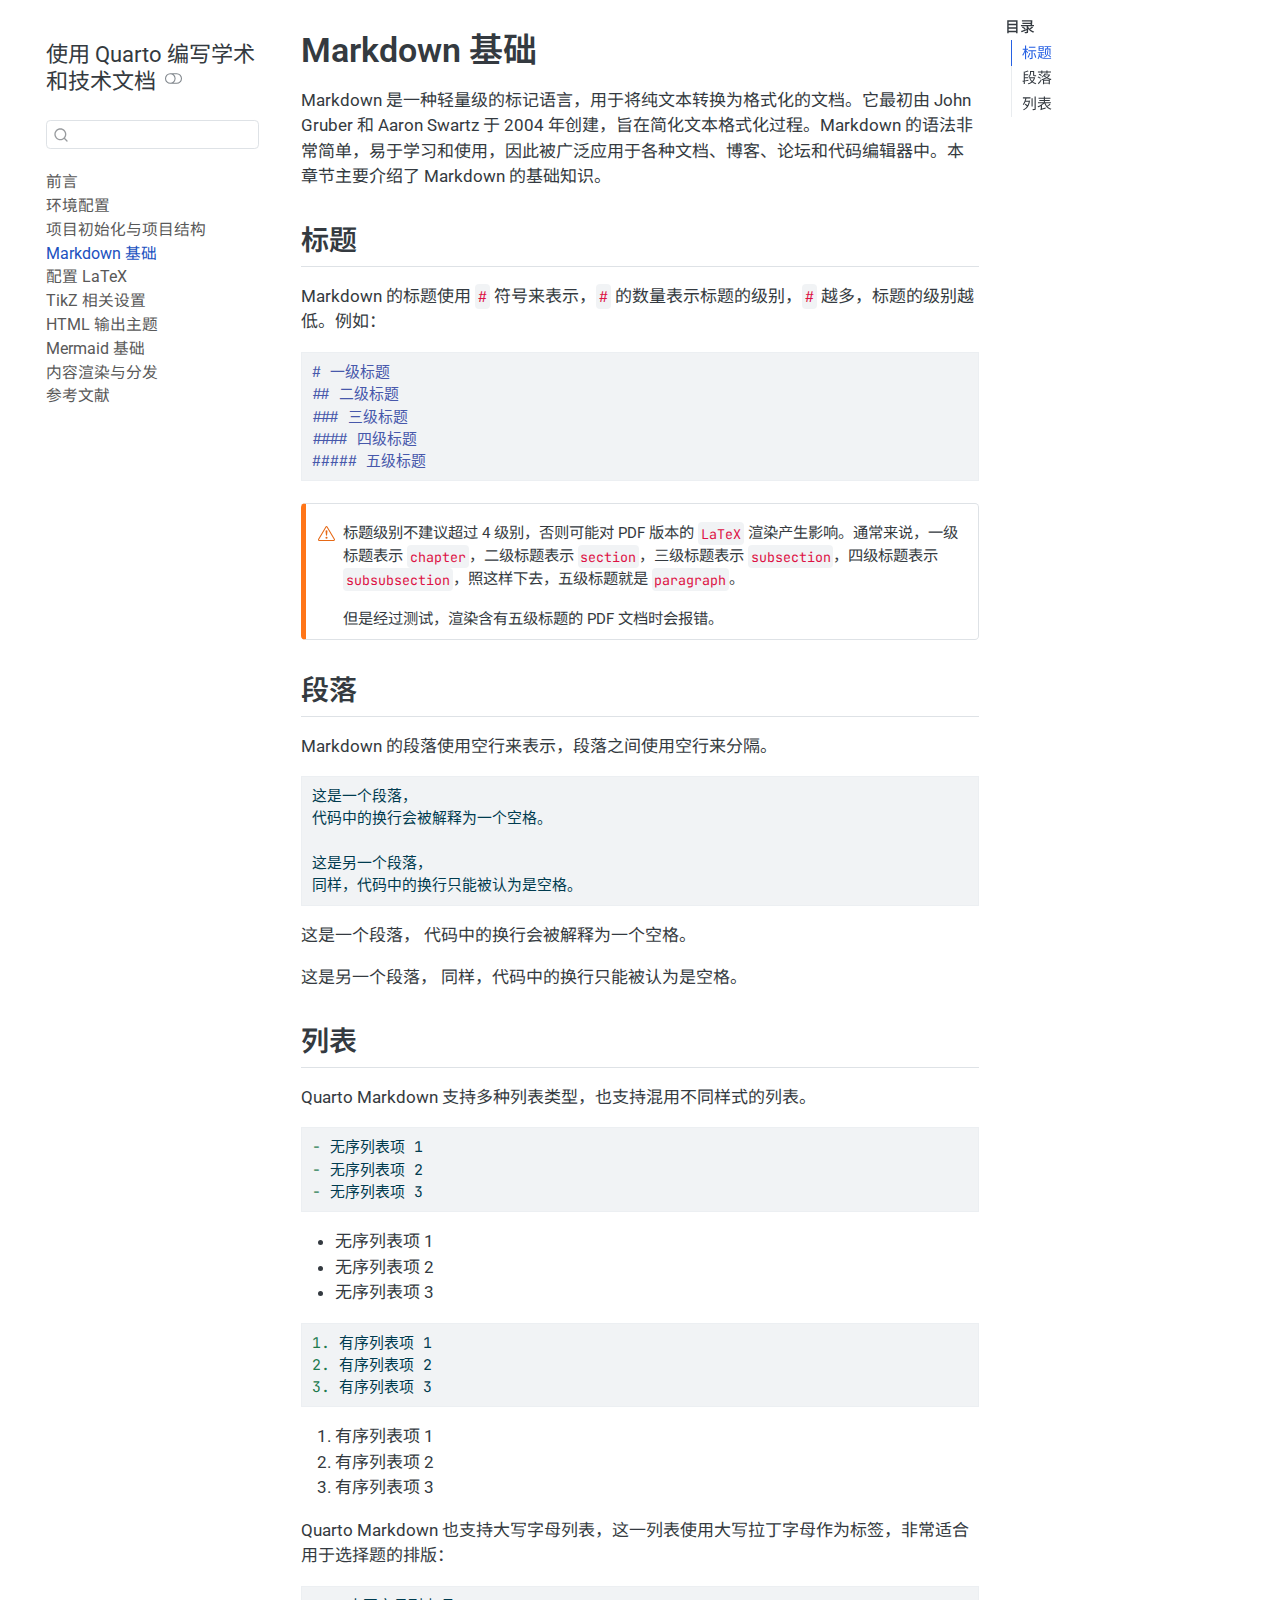
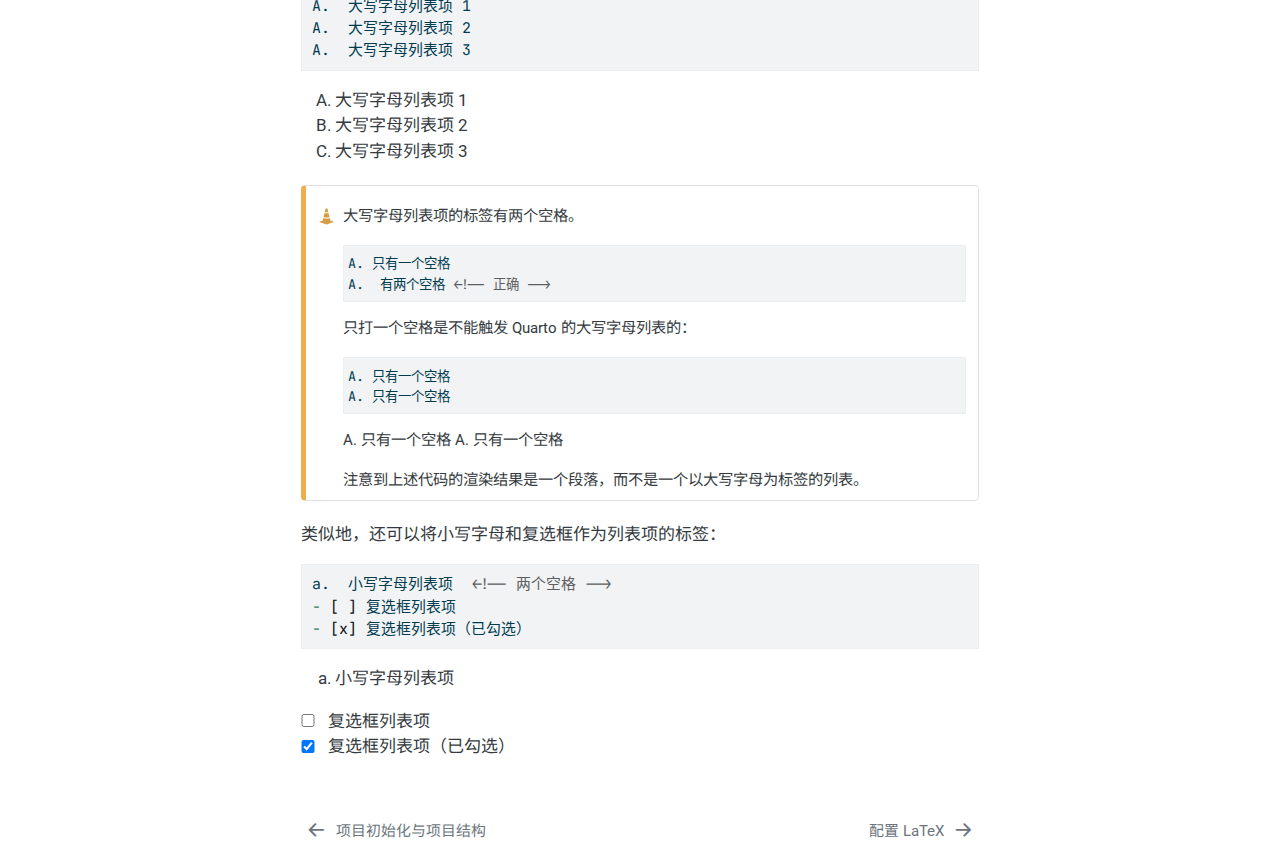
<file: markdown-basic.html>
<!DOCTYPE html>
<html xmlns="http://www.w3.org/1999/xhtml" lang="zh-CN" xml:lang="zh-CN"><head>

<meta charset="utf-8">
<meta name="generator" content="quarto-1.8.25">

<meta name="viewport" content="width=device-width, initial-scale=1.0, user-scalable=yes">


<title>Markdown 基础 – 使用 Quarto 编写学术和技术文档</title>
<style>
code{white-space: pre-wrap;}
span.smallcaps{font-variant: small-caps;}
div.columns{display: flex; gap: min(4vw, 1.5em);}
div.column{flex: auto; overflow-x: auto;}
div.hanging-indent{margin-left: 1.5em; text-indent: -1.5em;}
ul.task-list{list-style: none;}
ul.task-list li input[type="checkbox"] {
  width: 0.8em;
  margin: 0 0.8em 0.2em -1em; /* quarto-specific, see https://github.com/quarto-dev/quarto-cli/issues/4556 */ 
  vertical-align: middle;
}
/* CSS for syntax highlighting */
html { -webkit-text-size-adjust: 100%; }
pre > code.sourceCode { white-space: pre; position: relative; }
pre > code.sourceCode > span { display: inline-block; line-height: 1.25; }
pre > code.sourceCode > span:empty { height: 1.2em; }
.sourceCode { overflow: visible; }
code.sourceCode > span { color: inherit; text-decoration: inherit; }
div.sourceCode { margin: 1em 0; }
pre.sourceCode { margin: 0; }
@media screen {
div.sourceCode { overflow: auto; }
}
@media print {
pre > code.sourceCode { white-space: pre-wrap; }
pre > code.sourceCode > span { text-indent: -5em; padding-left: 5em; }
}
pre.numberSource code
  { counter-reset: source-line 0; }
pre.numberSource code > span
  { position: relative; left: -4em; counter-increment: source-line; }
pre.numberSource code > span > a:first-child::before
  { content: counter(source-line);
    position: relative; left: -1em; text-align: right; vertical-align: baseline;
    border: none; display: inline-block;
    -webkit-touch-callout: none; -webkit-user-select: none;
    -khtml-user-select: none; -moz-user-select: none;
    -ms-user-select: none; user-select: none;
    padding: 0 4px; width: 4em;
  }
pre.numberSource { margin-left: 3em;  padding-left: 4px; }
div.sourceCode
  {   }
@media screen {
pre > code.sourceCode > span > a:first-child::before { text-decoration: underline; }
}
</style>


<script src="site_libs/quarto-nav/quarto-nav.js"></script>
<script src="site_libs/quarto-nav/headroom.min.js"></script>
<script src="site_libs/clipboard/clipboard.min.js"></script>
<script src="site_libs/quarto-search/autocomplete.umd.js"></script>
<script src="site_libs/quarto-search/fuse.min.js"></script>
<script src="site_libs/quarto-search/quarto-search.js"></script>
<meta name="quarto:offset" content="./">
<link href="./latex-config.html" rel="next">
<link href="./init-project.html" rel="prev">
<script src="site_libs/quarto-html/quarto.js" type="module"></script>
<script src="site_libs/quarto-html/tabsets/tabsets.js" type="module"></script>
<script src="site_libs/quarto-html/axe/axe-check.js" type="module"></script>
<script src="site_libs/quarto-html/popper.min.js"></script>
<script src="site_libs/quarto-html/tippy.umd.min.js"></script>
<script src="site_libs/quarto-html/anchor.min.js"></script>
<link href="site_libs/quarto-html/tippy.css" rel="stylesheet">
<link href="site_libs/quarto-html/quarto-syntax-highlighting-7b89279ff1a6dce999919e0e67d4d9ec.css" rel="stylesheet" class="quarto-color-scheme" id="quarto-text-highlighting-styles">
<link href="site_libs/quarto-html/quarto-syntax-highlighting-dark-707d8167ce6003fca903bfe2be84ab7f.css" rel="stylesheet" class="quarto-color-scheme quarto-color-alternate" id="quarto-text-highlighting-styles">
<link href="site_libs/quarto-html/quarto-syntax-highlighting-7b89279ff1a6dce999919e0e67d4d9ec.css" rel="stylesheet" class="quarto-color-scheme-extra" id="quarto-text-highlighting-styles">
<script src="site_libs/bootstrap/bootstrap.min.js"></script>
<link href="site_libs/bootstrap/bootstrap-icons.css" rel="stylesheet">
<link href="site_libs/bootstrap/bootstrap-eadfb6f413fa1af9ff8901c7e62fb73f.min.css" rel="stylesheet" append-hash="true" class="quarto-color-scheme" id="quarto-bootstrap" data-mode="light">
<link href="site_libs/bootstrap/bootstrap-dark-d21a6f202bce0cff4145454182eb937c.min.css" rel="stylesheet" append-hash="true" class="quarto-color-scheme quarto-color-alternate" id="quarto-bootstrap" data-mode="dark">
<link href="site_libs/bootstrap/bootstrap-eadfb6f413fa1af9ff8901c7e62fb73f.min.css" rel="stylesheet" append-hash="true" class="quarto-color-scheme-extra" id="quarto-bootstrap" data-mode="light">
<script id="quarto-search-options" type="application/json">{
  "location": "sidebar",
  "copy-button": false,
  "collapse-after": 3,
  "panel-placement": "start",
  "type": "textbox",
  "limit": 50,
  "keyboard-shortcut": [
    "f",
    "/",
    "s"
  ],
  "show-item-context": false,
  "language": {
    "search-no-results-text": "没有结果",
    "search-matching-documents-text": "匹配的文档",
    "search-copy-link-title": "复制搜索链接",
    "search-hide-matches-text": "隐藏其它匹配结果",
    "search-more-match-text": "更多匹配结果",
    "search-more-matches-text": "更多匹配结果",
    "search-clear-button-title": "清除",
    "search-text-placeholder": "",
    "search-detached-cancel-button-title": "取消",
    "search-submit-button-title": "提交",
    "search-label": "搜索"
  }
}</script>
<script>
window.MathJax = {
  tex: { inlineMath: [['$', '$'], ['\\(', '\\)']] },
  chtml: { scale: 0.80 }  // 1.0 = 100%, adjust as you wish
};
</script>


<link rel="stylesheet" href="format/custom.css">
</head>

<body class="nav-sidebar floating quarto-light"><script id="quarto-html-before-body" type="application/javascript">
    const toggleBodyColorMode = (bsSheetEl) => {
      const mode = bsSheetEl.getAttribute("data-mode");
      const bodyEl = window.document.querySelector("body");
      if (mode === "dark") {
        bodyEl.classList.add("quarto-dark");
        bodyEl.classList.remove("quarto-light");
      } else {
        bodyEl.classList.add("quarto-light");
        bodyEl.classList.remove("quarto-dark");
      }
    }
    const toggleBodyColorPrimary = () => {
      const bsSheetEl = window.document.querySelector("link#quarto-bootstrap:not([rel=disabled-stylesheet])");
      if (bsSheetEl) {
        toggleBodyColorMode(bsSheetEl);
      }
    }
    const setColorSchemeToggle = (alternate) => {
      const toggles = window.document.querySelectorAll('.quarto-color-scheme-toggle');
      for (let i=0; i < toggles.length; i++) {
        const toggle = toggles[i];
        if (toggle) {
          if (alternate) {
            toggle.classList.add("alternate");
          } else {
            toggle.classList.remove("alternate");
          }
        }
      }
    };
    const toggleColorMode = (alternate) => {
      // Switch the stylesheets
      const primaryStylesheets = window.document.querySelectorAll('link.quarto-color-scheme:not(.quarto-color-alternate)');
      const alternateStylesheets = window.document.querySelectorAll('link.quarto-color-scheme.quarto-color-alternate');
      manageTransitions('#quarto-margin-sidebar .nav-link', false);
      if (alternate) {
        // note: dark is layered on light, we don't disable primary!
        enableStylesheet(alternateStylesheets);
        for (const sheetNode of alternateStylesheets) {
          if (sheetNode.id === "quarto-bootstrap") {
            toggleBodyColorMode(sheetNode);
          }
        }
      } else {
        disableStylesheet(alternateStylesheets);
        enableStylesheet(primaryStylesheets)
        toggleBodyColorPrimary();
      }
      manageTransitions('#quarto-margin-sidebar .nav-link', true);
      // Switch the toggles
      setColorSchemeToggle(alternate)
      // Hack to workaround the fact that safari doesn't
      // properly recolor the scrollbar when toggling (#1455)
      if (navigator.userAgent.indexOf('Safari') > 0 && navigator.userAgent.indexOf('Chrome') == -1) {
        manageTransitions("body", false);
        window.scrollTo(0, 1);
        setTimeout(() => {
          window.scrollTo(0, 0);
          manageTransitions("body", true);
        }, 40);
      }
    }
    const disableStylesheet = (stylesheets) => {
      for (let i=0; i < stylesheets.length; i++) {
        const stylesheet = stylesheets[i];
        stylesheet.rel = 'disabled-stylesheet';
      }
    }
    const enableStylesheet = (stylesheets) => {
      for (let i=0; i < stylesheets.length; i++) {
        const stylesheet = stylesheets[i];
        if(stylesheet.rel !== 'stylesheet') { // for Chrome, which will still FOUC without this check
          stylesheet.rel = 'stylesheet';
        }
      }
    }
    const manageTransitions = (selector, allowTransitions) => {
      const els = window.document.querySelectorAll(selector);
      for (let i=0; i < els.length; i++) {
        const el = els[i];
        if (allowTransitions) {
          el.classList.remove('notransition');
        } else {
          el.classList.add('notransition');
        }
      }
    }
    const isFileUrl = () => {
      return window.location.protocol === 'file:';
    }
    const hasAlternateSentinel = () => {
      let styleSentinel = getColorSchemeSentinel();
      if (styleSentinel !== null) {
        return styleSentinel === "alternate";
      } else {
        return false;
      }
    }
    const setStyleSentinel = (alternate) => {
      const value = alternate ? "alternate" : "default";
      if (!isFileUrl()) {
        window.localStorage.setItem("quarto-color-scheme", value);
      } else {
        localAlternateSentinel = value;
      }
    }
    const getColorSchemeSentinel = () => {
      if (!isFileUrl()) {
        const storageValue = window.localStorage.getItem("quarto-color-scheme");
        return storageValue != null ? storageValue : localAlternateSentinel;
      } else {
        return localAlternateSentinel;
      }
    }
    const toggleGiscusIfUsed = (isAlternate, darkModeDefault) => {
      const baseTheme = document.querySelector('#giscus-base-theme')?.value ?? 'light';
      const alternateTheme = document.querySelector('#giscus-alt-theme')?.value ?? 'dark';
      let newTheme = '';
      if(authorPrefersDark) {
        newTheme = isAlternate ? baseTheme : alternateTheme;
      } else {
        newTheme = isAlternate ? alternateTheme : baseTheme;
      }
      const changeGiscusTheme = () => {
        // From: https://github.com/giscus/giscus/issues/336
        const sendMessage = (message) => {
          const iframe = document.querySelector('iframe.giscus-frame');
          if (!iframe) return;
          iframe.contentWindow.postMessage({ giscus: message }, 'https://giscus.app');
        }
        sendMessage({
          setConfig: {
            theme: newTheme
          }
        });
      }
      const isGiscussLoaded = window.document.querySelector('iframe.giscus-frame') !== null;
      if (isGiscussLoaded) {
        changeGiscusTheme();
      }
    };
    const authorPrefersDark = false;
    const queryPrefersDark = window.matchMedia('(prefers-color-scheme: dark)');
    const darkModeDefault = queryPrefersDark.matches;
      document.querySelector('link#quarto-text-highlighting-styles.quarto-color-scheme-extra').rel = 'disabled-stylesheet';
      document.querySelector('link#quarto-bootstrap.quarto-color-scheme-extra').rel = 'disabled-stylesheet';
    let localAlternateSentinel = darkModeDefault ? 'alternate' : 'default';
    // Dark / light mode switch
    window.quartoToggleColorScheme = () => {
      // Read the current dark / light value
      let toAlternate = !hasAlternateSentinel();
      toggleColorMode(toAlternate);
      setStyleSentinel(toAlternate);
      toggleGiscusIfUsed(toAlternate, darkModeDefault);
      window.dispatchEvent(new Event('resize'));
    };
    queryPrefersDark.addEventListener("change", e => {
      if(window.localStorage.getItem("quarto-color-scheme") !== null)
        return;
      const alternate = e.matches
      toggleColorMode(alternate);
      localAlternateSentinel = e.matches ? 'alternate' : 'default'; // this is used alongside local storage!
      toggleGiscusIfUsed(alternate, darkModeDefault);
    });
    // Switch to dark mode if need be
    if (hasAlternateSentinel()) {
      toggleColorMode(true);
    } else {
      toggleColorMode(false);
    }
  </script>

<div id="quarto-search-results"></div>
  <header id="quarto-header" class="headroom fixed-top">
  <nav class="quarto-secondary-nav">
    <div class="container-fluid d-flex">
      <button type="button" class="quarto-btn-toggle btn" data-bs-toggle="collapse" role="button" data-bs-target=".quarto-sidebar-collapse-item" aria-controls="quarto-sidebar" aria-expanded="false" aria-label="展开或折叠侧边栏导航" onclick="if (window.quartoToggleHeadroom) { window.quartoToggleHeadroom(); }">
        <i class="bi bi-layout-text-sidebar-reverse"></i>
      </button>
        <nav class="quarto-page-breadcrumbs" aria-label="breadcrumb"><ol class="breadcrumb"><li class="breadcrumb-item"><a href="./markdown-basic.html"><span class="chapter-title">Markdown 基础</span></a></li></ol></nav>
        <a class="flex-grow-1" role="navigation" data-bs-toggle="collapse" data-bs-target=".quarto-sidebar-collapse-item" aria-controls="quarto-sidebar" aria-expanded="false" aria-label="展开或折叠侧边栏导航" onclick="if (window.quartoToggleHeadroom) { window.quartoToggleHeadroom(); }">      
        </a>
      <button type="button" class="btn quarto-search-button" aria-label="搜索" onclick="window.quartoOpenSearch();">
        <i class="bi bi-search"></i>
      </button>
    </div>
  </nav>
</header>
<!-- content -->
<div id="quarto-content" class="quarto-container page-columns page-rows-contents page-layout-article">
<!-- sidebar -->
  <nav id="quarto-sidebar" class="sidebar collapse collapse-horizontal quarto-sidebar-collapse-item sidebar-navigation floating overflow-auto">
    <div class="pt-lg-2 mt-2 text-left sidebar-header sidebar-header-stacked">
      <a href="./index.html" class="sidebar-logo-link">
      </a>
    <div class="sidebar-title mb-0 py-0">
      <a href="./">使用 Quarto 编写学术和技术文档</a> 
        <div class="sidebar-tools-main">
  <a href="" class="quarto-color-scheme-toggle quarto-navigation-tool  px-1" onclick="window.quartoToggleColorScheme(); return false;" title="切换深色模式"><i class="bi"></i></a>
</div>
    </div>
      </div>
        <div class="mt-2 flex-shrink-0 align-items-center">
        <div class="sidebar-search">
        <div id="quarto-search" class="" title="搜索"></div>
        </div>
        </div>
    <div class="sidebar-menu-container"> 
    <ul class="list-unstyled mt-1">
        <li class="sidebar-item">
  <div class="sidebar-item-container"> 
  <a href="./index.html" class="sidebar-item-text sidebar-link">
 <span class="menu-text">前言</span></a>
  </div>
</li>
        <li class="sidebar-item">
  <div class="sidebar-item-container"> 
  <a href="./intro.html" class="sidebar-item-text sidebar-link"><span class="chapter-title">环境配置</span></a>
  </div>
</li>
        <li class="sidebar-item">
  <div class="sidebar-item-container"> 
  <a href="./init-project.html" class="sidebar-item-text sidebar-link"><span class="chapter-title">项目初始化与项目结构</span></a>
  </div>
</li>
        <li class="sidebar-item">
  <div class="sidebar-item-container"> 
  <a href="./markdown-basic.html" class="sidebar-item-text sidebar-link active"><span class="chapter-title">Markdown 基础</span></a>
  </div>
</li>
        <li class="sidebar-item">
  <div class="sidebar-item-container"> 
  <a href="./latex-config.html" class="sidebar-item-text sidebar-link"><span class="chapter-title">配置 LaTeX</span></a>
  </div>
</li>
        <li class="sidebar-item">
  <div class="sidebar-item-container"> 
  <a href="./tikz-related-settings.html" class="sidebar-item-text sidebar-link"><span class="chapter-title">TikZ 相关设置</span></a>
  </div>
</li>
        <li class="sidebar-item">
  <div class="sidebar-item-container"> 
  <a href="./theme.html" class="sidebar-item-text sidebar-link"><span class="chapter-title">HTML 输出主题</span></a>
  </div>
</li>
        <li class="sidebar-item">
  <div class="sidebar-item-container"> 
  <a href="./mermaid.html" class="sidebar-item-text sidebar-link"><span class="chapter-title">Mermaid 基础</span></a>
  </div>
</li>
        <li class="sidebar-item">
  <div class="sidebar-item-container"> 
  <a href="./publish.html" class="sidebar-item-text sidebar-link"><span class="chapter-title">内容渲染与分发</span></a>
  </div>
</li>
        <li class="sidebar-item">
  <div class="sidebar-item-container"> 
  <a href="./references.html" class="sidebar-item-text sidebar-link">
 <span class="menu-text">参考文献</span></a>
  </div>
</li>
    </ul>
    </div>
</nav>
<div id="quarto-sidebar-glass" class="quarto-sidebar-collapse-item" data-bs-toggle="collapse" data-bs-target=".quarto-sidebar-collapse-item"></div>
<!-- margin-sidebar -->
    <div id="quarto-margin-sidebar" class="sidebar margin-sidebar">
        <nav id="TOC" role="doc-toc" class="toc-active">
    <h2 id="toc-title">目录</h2>
   
  <ul>
  <li><a href="#标题" id="toc-标题" class="nav-link active" data-scroll-target="#标题">标题</a></li>
  <li><a href="#段落" id="toc-段落" class="nav-link" data-scroll-target="#段落">段落</a></li>
  <li><a href="#列表" id="toc-列表" class="nav-link" data-scroll-target="#列表">列表</a></li>
  </ul>
</nav>
    </div>
<!-- main -->
<main class="content" id="quarto-document-content">


<header id="title-block-header" class="quarto-title-block default">
<div class="quarto-title">
<h1 class="title"><span class="chapter-title">Markdown 基础</span></h1>
</div>



<div class="quarto-title-meta">

    
  
    
  </div>
  


</header>


<p>Markdown 是一种轻量级的标记语言，用于将纯文本转换为格式化的文档。它最初由 John Gruber 和 Aaron Swartz 于 2004 年创建，旨在简化文本格式化过程。Markdown 的语法非常简单，易于学习和使用，因此被广泛应用于各种文档、博客、论坛和代码编辑器中。本章节主要介绍了 Markdown 的基础知识。</p>
<section id="标题" class="level2">
<h2 class="anchored" data-anchor-id="标题">标题</h2>
<p>Markdown 的标题使用 <code>#</code> 符号来表示，<code>#</code> 的数量表示标题的级别，<code>#</code> 越多，标题的级别越低。例如：</p>
<div class="code-copy-outer-scaffold"><div class="sourceCode" id="cb1"><pre class="sourceCode markdown code-with-copy"><code class="sourceCode markdown"><span id="cb1-1"><a href="#cb1-1" aria-hidden="true" tabindex="-1"></a><span class="fu"># 一级标题</span></span>
<span id="cb1-2"><a href="#cb1-2" aria-hidden="true" tabindex="-1"></a><span class="fu">## 二级标题</span></span>
<span id="cb1-3"><a href="#cb1-3" aria-hidden="true" tabindex="-1"></a><span class="fu">### 三级标题</span></span>
<span id="cb1-4"><a href="#cb1-4" aria-hidden="true" tabindex="-1"></a><span class="fu">#### 四级标题</span></span>
<span id="cb1-5"><a href="#cb1-5" aria-hidden="true" tabindex="-1"></a><span class="fu">##### 五级标题</span></span></code></pre></div><button title="复制到剪贴板" class="code-copy-button"><i class="bi"></i></button></div>
<div class="callout callout-style-simple callout-warning">
<div class="callout-body d-flex">
<div class="callout-icon-container">
<i class="callout-icon"></i>
</div>
<div class="callout-body-container">
<p>标题级别不建议超过 4 级别，否则可能对 PDF 版本的 <code>LaTeX</code> 渲染产生影响。通常来说，一级标题表示 <code>chapter</code>，二级标题表示 <code>section</code>，三级标题表示 <code>subsection</code>，四级标题表示 <code>subsubsection</code>，照这样下去，五级标题就是 <code>paragraph</code>。</p>
<p>但是经过测试，渲染含有五级标题的 PDF 文档时会报错。</p>
</div>
</div>
</div>
</section>
<section id="段落" class="level2">
<h2 class="anchored" data-anchor-id="段落">段落</h2>
<p>Markdown 的段落使用空行来表示，段落之间使用空行来分隔。</p>
<div class="code-copy-outer-scaffold"><div class="sourceCode" id="cb2"><pre class="sourceCode markdown code-with-copy"><code class="sourceCode markdown"><span id="cb2-1"><a href="#cb2-1" aria-hidden="true" tabindex="-1"></a>这是一个段落，</span>
<span id="cb2-2"><a href="#cb2-2" aria-hidden="true" tabindex="-1"></a>代码中的换行会被解释为一个空格。</span>
<span id="cb2-3"><a href="#cb2-3" aria-hidden="true" tabindex="-1"></a></span>
<span id="cb2-4"><a href="#cb2-4" aria-hidden="true" tabindex="-1"></a>这是另一个段落，</span>
<span id="cb2-5"><a href="#cb2-5" aria-hidden="true" tabindex="-1"></a>同样，代码中的换行只能被认为是空格。</span></code></pre></div><button title="复制到剪贴板" class="code-copy-button"><i class="bi"></i></button></div>
<p>这是一个段落， 代码中的换行会被解释为一个空格。</p>
<p>这是另一个段落， 同样，代码中的换行只能被认为是空格。</p>
</section>
<section id="列表" class="level2">
<h2 class="anchored" data-anchor-id="列表">列表</h2>
<p>Quarto Markdown 支持多种列表类型，也支持混用不同样式的列表。</p>
<div class="code-copy-outer-scaffold"><div class="sourceCode" id="cb3"><pre class="sourceCode markdown code-with-copy"><code class="sourceCode markdown"><span id="cb3-1"><a href="#cb3-1" aria-hidden="true" tabindex="-1"></a><span class="ss">- </span>无序列表项 1</span>
<span id="cb3-2"><a href="#cb3-2" aria-hidden="true" tabindex="-1"></a><span class="ss">- </span>无序列表项 2</span>
<span id="cb3-3"><a href="#cb3-3" aria-hidden="true" tabindex="-1"></a><span class="ss">- </span>无序列表项 3</span></code></pre></div><button title="复制到剪贴板" class="code-copy-button"><i class="bi"></i></button></div>
<ul>
<li>无序列表项 1</li>
<li>无序列表项 2</li>
<li>无序列表项 3</li>
</ul>
<div class="code-copy-outer-scaffold"><div class="sourceCode" id="cb4"><pre class="sourceCode markdown code-with-copy"><code class="sourceCode markdown"><span id="cb4-1"><a href="#cb4-1" aria-hidden="true" tabindex="-1"></a><span class="ss">1. </span>有序列表项 1</span>
<span id="cb4-2"><a href="#cb4-2" aria-hidden="true" tabindex="-1"></a><span class="ss">2. </span>有序列表项 2</span>
<span id="cb4-3"><a href="#cb4-3" aria-hidden="true" tabindex="-1"></a><span class="ss">3. </span>有序列表项 3</span></code></pre></div><button title="复制到剪贴板" class="code-copy-button"><i class="bi"></i></button></div>
<ol type="1">
<li>有序列表项 1</li>
<li>有序列表项 2</li>
<li>有序列表项 3</li>
</ol>
<p>Quarto Markdown 也支持大写字母列表，这一列表使用大写拉丁字母作为标签，非常适合用于选择题的排版：</p>
<div class="code-copy-outer-scaffold"><div class="sourceCode" id="cb5"><pre class="sourceCode markdown code-with-copy"><code class="sourceCode markdown"><span id="cb5-1"><a href="#cb5-1" aria-hidden="true" tabindex="-1"></a>A.  大写字母列表项 1</span>
<span id="cb5-2"><a href="#cb5-2" aria-hidden="true" tabindex="-1"></a>A.  大写字母列表项 2</span>
<span id="cb5-3"><a href="#cb5-3" aria-hidden="true" tabindex="-1"></a>A.  大写字母列表项 3</span></code></pre></div><button title="复制到剪贴板" class="code-copy-button"><i class="bi"></i></button></div>
<ol type="A">
<li>大写字母列表项 1</li>
<li>大写字母列表项 2</li>
<li>大写字母列表项 3</li>
</ol>
<div class="callout callout-style-simple callout-caution">
<div class="callout-body d-flex">
<div class="callout-icon-container">
<i class="callout-icon"></i>
</div>
<div class="callout-body-container">
<p>大写字母列表项的标签有两个空格。</p>
<div class="code-copy-outer-scaffold"><div class="sourceCode" id="cb6"><pre class="sourceCode markdown code-with-copy"><code class="sourceCode markdown"><span id="cb6-1"><a href="#cb6-1" aria-hidden="true" tabindex="-1"></a>A. 只有一个空格</span>
<span id="cb6-2"><a href="#cb6-2" aria-hidden="true" tabindex="-1"></a>A.  有两个空格 <span class="co">&lt;!-- 正确 --&gt;</span></span></code></pre></div><button title="复制到剪贴板" class="code-copy-button"><i class="bi"></i></button></div>
<p>只打一个空格是不能触发 Quarto 的大写字母列表的：</p>
<div class="code-copy-outer-scaffold"><div class="sourceCode" id="cb7"><pre class="sourceCode markdown code-with-copy"><code class="sourceCode markdown"><span id="cb7-1"><a href="#cb7-1" aria-hidden="true" tabindex="-1"></a>A. 只有一个空格</span>
<span id="cb7-2"><a href="#cb7-2" aria-hidden="true" tabindex="-1"></a>A. 只有一个空格</span></code></pre></div><button title="复制到剪贴板" class="code-copy-button"><i class="bi"></i></button></div>
<p>A. 只有一个空格 A. 只有一个空格</p>
<p>注意到上述代码的渲染结果是一个段落，而不是一个以大写字母为标签的列表。</p>
</div>
</div>
</div>
<p>类似地，还可以将小写字母和复选框作为列表项的标签：</p>
<div class="code-copy-outer-scaffold"><div class="sourceCode" id="cb8"><pre class="sourceCode markdown code-with-copy"><code class="sourceCode markdown"><span id="cb8-1"><a href="#cb8-1" aria-hidden="true" tabindex="-1"></a>a.  小写字母列表项  <span class="co">&lt;!-- 两个空格 --&gt;</span></span>
<span id="cb8-2"><a href="#cb8-2" aria-hidden="true" tabindex="-1"></a><span class="ss">- </span><span class="va">[ ]</span> 复选框列表项</span>
<span id="cb8-3"><a href="#cb8-3" aria-hidden="true" tabindex="-1"></a><span class="ss">- </span><span class="va">[x]</span> 复选框列表项（已勾选）</span></code></pre></div><button title="复制到剪贴板" class="code-copy-button"><i class="bi"></i></button></div>
<ol type="a">
<li>小写字母列表项 <!-- 两个空格 --></li>
</ol>
<ul class="task-list">
<li><label><input type="checkbox">复选框列表项</label></li>
<li><label><input type="checkbox" checked="">复选框列表项（已勾选）</label></li>
</ul>


</section>

</main> <!-- /main -->
<script id="quarto-html-after-body" type="application/javascript">
  window.document.addEventListener("DOMContentLoaded", function (event) {
    // Ensure there is a toggle, if there isn't float one in the top right
    if (window.document.querySelector('.quarto-color-scheme-toggle') === null) {
      const a = window.document.createElement('a');
      a.classList.add('top-right');
      a.classList.add('quarto-color-scheme-toggle');
      a.href = "";
      a.onclick = function() { try { window.quartoToggleColorScheme(); } catch {} return false; };
      const i = window.document.createElement("i");
      i.classList.add('bi');
      a.appendChild(i);
      window.document.body.appendChild(a);
    }
    setColorSchemeToggle(hasAlternateSentinel())
    const icon = "";
    const anchorJS = new window.AnchorJS();
    anchorJS.options = {
      placement: 'right',
      icon: icon
    };
    anchorJS.add('.anchored');
    const isCodeAnnotation = (el) => {
      for (const clz of el.classList) {
        if (clz.startsWith('code-annotation-')) {                     
          return true;
        }
      }
      return false;
    }
    const onCopySuccess = function(e) {
      // button target
      const button = e.trigger;
      // don't keep focus
      button.blur();
      // flash "checked"
      button.classList.add('code-copy-button-checked');
      var currentTitle = button.getAttribute("title");
      button.setAttribute("title", "已复制");
      let tooltip;
      if (window.bootstrap) {
        button.setAttribute("data-bs-toggle", "tooltip");
        button.setAttribute("data-bs-placement", "left");
        button.setAttribute("data-bs-title", "已复制");
        tooltip = new bootstrap.Tooltip(button, 
          { trigger: "manual", 
            customClass: "code-copy-button-tooltip",
            offset: [0, -8]});
        tooltip.show();    
      }
      setTimeout(function() {
        if (tooltip) {
          tooltip.hide();
          button.removeAttribute("data-bs-title");
          button.removeAttribute("data-bs-toggle");
          button.removeAttribute("data-bs-placement");
        }
        button.setAttribute("title", currentTitle);
        button.classList.remove('code-copy-button-checked');
      }, 1000);
      // clear code selection
      e.clearSelection();
    }
    const getTextToCopy = function(trigger) {
      const outerScaffold = trigger.parentElement.cloneNode(true);
      const codeEl = outerScaffold.querySelector('code');
      for (const childEl of codeEl.children) {
        if (isCodeAnnotation(childEl)) {
          childEl.remove();
        }
      }
      return codeEl.innerText;
    }
    const clipboard = new window.ClipboardJS('.code-copy-button:not([data-in-quarto-modal])', {
      text: getTextToCopy
    });
    clipboard.on('success', onCopySuccess);
    if (window.document.getElementById('quarto-embedded-source-code-modal')) {
      const clipboardModal = new window.ClipboardJS('.code-copy-button[data-in-quarto-modal]', {
        text: getTextToCopy,
        container: window.document.getElementById('quarto-embedded-source-code-modal')
      });
      clipboardModal.on('success', onCopySuccess);
    }
      var localhostRegex = new RegExp(/^(?:http|https):\/\/localhost\:?[0-9]*\//);
      var mailtoRegex = new RegExp(/^mailto:/);
        var filterRegex = new RegExp('/' + window.location.host + '/');
      var isInternal = (href) => {
          return filterRegex.test(href) || localhostRegex.test(href) || mailtoRegex.test(href);
      }
      // Inspect non-navigation links and adorn them if external
     var links = window.document.querySelectorAll('a[href]:not(.nav-link):not(.navbar-brand):not(.toc-action):not(.sidebar-link):not(.sidebar-item-toggle):not(.pagination-link):not(.no-external):not([aria-hidden]):not(.dropdown-item):not(.quarto-navigation-tool):not(.about-link)');
      for (var i=0; i<links.length; i++) {
        const link = links[i];
        if (!isInternal(link.href)) {
          // undo the damage that might have been done by quarto-nav.js in the case of
          // links that we want to consider external
          if (link.dataset.originalHref !== undefined) {
            link.href = link.dataset.originalHref;
          }
        }
      }
    function tippyHover(el, contentFn, onTriggerFn, onUntriggerFn) {
      const config = {
        allowHTML: true,
        maxWidth: 500,
        delay: 100,
        arrow: false,
        appendTo: function(el) {
            return el.parentElement;
        },
        interactive: true,
        interactiveBorder: 10,
        theme: 'quarto',
        placement: 'bottom-start',
      };
      if (contentFn) {
        config.content = contentFn;
      }
      if (onTriggerFn) {
        config.onTrigger = onTriggerFn;
      }
      if (onUntriggerFn) {
        config.onUntrigger = onUntriggerFn;
      }
      window.tippy(el, config); 
    }
    const noterefs = window.document.querySelectorAll('a[role="doc-noteref"]');
    for (var i=0; i<noterefs.length; i++) {
      const ref = noterefs[i];
      tippyHover(ref, function() {
        // use id or data attribute instead here
        let href = ref.getAttribute('data-footnote-href') || ref.getAttribute('href');
        try { href = new URL(href).hash; } catch {}
        const id = href.replace(/^#\/?/, "");
        const note = window.document.getElementById(id);
        if (note) {
          return note.innerHTML;
        } else {
          return "";
        }
      });
    }
    const xrefs = window.document.querySelectorAll('a.quarto-xref');
    const processXRef = (id, note) => {
      // Strip column container classes
      const stripColumnClz = (el) => {
        el.classList.remove("page-full", "page-columns");
        if (el.children) {
          for (const child of el.children) {
            stripColumnClz(child);
          }
        }
      }
      stripColumnClz(note)
      if (id === null || id.startsWith('sec-')) {
        // Special case sections, only their first couple elements
        const container = document.createElement("div");
        if (note.children && note.children.length > 2) {
          container.appendChild(note.children[0].cloneNode(true));
          for (let i = 1; i < note.children.length; i++) {
            const child = note.children[i];
            if (child.tagName === "P" && child.innerText === "") {
              continue;
            } else {
              container.appendChild(child.cloneNode(true));
              break;
            }
          }
          if (window.Quarto?.typesetMath) {
            window.Quarto.typesetMath(container);
          }
          return container.innerHTML
        } else {
          if (window.Quarto?.typesetMath) {
            window.Quarto.typesetMath(note);
          }
          return note.innerHTML;
        }
      } else {
        // Remove any anchor links if they are present
        const anchorLink = note.querySelector('a.anchorjs-link');
        if (anchorLink) {
          anchorLink.remove();
        }
        if (window.Quarto?.typesetMath) {
          window.Quarto.typesetMath(note);
        }
        if (note.classList.contains("callout")) {
          return note.outerHTML;
        } else {
          return note.innerHTML;
        }
      }
    }
    for (var i=0; i<xrefs.length; i++) {
      const xref = xrefs[i];
      tippyHover(xref, undefined, function(instance) {
        instance.disable();
        let url = xref.getAttribute('href');
        let hash = undefined; 
        if (url.startsWith('#')) {
          hash = url;
        } else {
          try { hash = new URL(url).hash; } catch {}
        }
        if (hash) {
          const id = hash.replace(/^#\/?/, "");
          const note = window.document.getElementById(id);
          if (note !== null) {
            try {
              const html = processXRef(id, note.cloneNode(true));
              instance.setContent(html);
            } finally {
              instance.enable();
              instance.show();
            }
          } else {
            // See if we can fetch this
            fetch(url.split('#')[0])
            .then(res => res.text())
            .then(html => {
              const parser = new DOMParser();
              const htmlDoc = parser.parseFromString(html, "text/html");
              const note = htmlDoc.getElementById(id);
              if (note !== null) {
                const html = processXRef(id, note);
                instance.setContent(html);
              } 
            }).finally(() => {
              instance.enable();
              instance.show();
            });
          }
        } else {
          // See if we can fetch a full url (with no hash to target)
          // This is a special case and we should probably do some content thinning / targeting
          fetch(url)
          .then(res => res.text())
          .then(html => {
            const parser = new DOMParser();
            const htmlDoc = parser.parseFromString(html, "text/html");
            const note = htmlDoc.querySelector('main.content');
            if (note !== null) {
              // This should only happen for chapter cross references
              // (since there is no id in the URL)
              // remove the first header
              if (note.children.length > 0 && note.children[0].tagName === "HEADER") {
                note.children[0].remove();
              }
              const html = processXRef(null, note);
              instance.setContent(html);
            } 
          }).finally(() => {
            instance.enable();
            instance.show();
          });
        }
      }, function(instance) {
      });
    }
        let selectedAnnoteEl;
        const selectorForAnnotation = ( cell, annotation) => {
          let cellAttr = 'data-code-cell="' + cell + '"';
          let lineAttr = 'data-code-annotation="' +  annotation + '"';
          const selector = 'span[' + cellAttr + '][' + lineAttr + ']';
          return selector;
        }
        const selectCodeLines = (annoteEl) => {
          const doc = window.document;
          const targetCell = annoteEl.getAttribute("data-target-cell");
          const targetAnnotation = annoteEl.getAttribute("data-target-annotation");
          const annoteSpan = window.document.querySelector(selectorForAnnotation(targetCell, targetAnnotation));
          const lines = annoteSpan.getAttribute("data-code-lines").split(",");
          const lineIds = lines.map((line) => {
            return targetCell + "-" + line;
          })
          let top = null;
          let height = null;
          let parent = null;
          if (lineIds.length > 0) {
              //compute the position of the single el (top and bottom and make a div)
              const el = window.document.getElementById(lineIds[0]);
              top = el.offsetTop;
              height = el.offsetHeight;
              parent = el.parentElement.parentElement;
            if (lineIds.length > 1) {
              const lastEl = window.document.getElementById(lineIds[lineIds.length - 1]);
              const bottom = lastEl.offsetTop + lastEl.offsetHeight;
              height = bottom - top;
            }
            if (top !== null && height !== null && parent !== null) {
              // cook up a div (if necessary) and position it 
              let div = window.document.getElementById("code-annotation-line-highlight");
              if (div === null) {
                div = window.document.createElement("div");
                div.setAttribute("id", "code-annotation-line-highlight");
                div.style.position = 'absolute';
                parent.appendChild(div);
              }
              div.style.top = top - 2 + "px";
              div.style.height = height + 4 + "px";
              div.style.left = 0;
              let gutterDiv = window.document.getElementById("code-annotation-line-highlight-gutter");
              if (gutterDiv === null) {
                gutterDiv = window.document.createElement("div");
                gutterDiv.setAttribute("id", "code-annotation-line-highlight-gutter");
                gutterDiv.style.position = 'absolute';
                const codeCell = window.document.getElementById(targetCell);
                const gutter = codeCell.querySelector('.code-annotation-gutter');
                gutter.appendChild(gutterDiv);
              }
              gutterDiv.style.top = top - 2 + "px";
              gutterDiv.style.height = height + 4 + "px";
            }
            selectedAnnoteEl = annoteEl;
          }
        };
        const unselectCodeLines = () => {
          const elementsIds = ["code-annotation-line-highlight", "code-annotation-line-highlight-gutter"];
          elementsIds.forEach((elId) => {
            const div = window.document.getElementById(elId);
            if (div) {
              div.remove();
            }
          });
          selectedAnnoteEl = undefined;
        };
          // Handle positioning of the toggle
      window.addEventListener(
        "resize",
        throttle(() => {
          elRect = undefined;
          if (selectedAnnoteEl) {
            selectCodeLines(selectedAnnoteEl);
          }
        }, 10)
      );
      function throttle(fn, ms) {
      let throttle = false;
      let timer;
        return (...args) => {
          if(!throttle) { // first call gets through
              fn.apply(this, args);
              throttle = true;
          } else { // all the others get throttled
              if(timer) clearTimeout(timer); // cancel #2
              timer = setTimeout(() => {
                fn.apply(this, args);
                timer = throttle = false;
              }, ms);
          }
        };
      }
        // Attach click handler to the DT
        const annoteDls = window.document.querySelectorAll('dt[data-target-cell]');
        for (const annoteDlNode of annoteDls) {
          annoteDlNode.addEventListener('click', (event) => {
            const clickedEl = event.target;
            if (clickedEl !== selectedAnnoteEl) {
              unselectCodeLines();
              const activeEl = window.document.querySelector('dt[data-target-cell].code-annotation-active');
              if (activeEl) {
                activeEl.classList.remove('code-annotation-active');
              }
              selectCodeLines(clickedEl);
              clickedEl.classList.add('code-annotation-active');
            } else {
              // Unselect the line
              unselectCodeLines();
              clickedEl.classList.remove('code-annotation-active');
            }
          });
        }
    const findCites = (el) => {
      const parentEl = el.parentElement;
      if (parentEl) {
        const cites = parentEl.dataset.cites;
        if (cites) {
          return {
            el,
            cites: cites.split(' ')
          };
        } else {
          return findCites(el.parentElement)
        }
      } else {
        return undefined;
      }
    };
    var bibliorefs = window.document.querySelectorAll('a[role="doc-biblioref"]');
    for (var i=0; i<bibliorefs.length; i++) {
      const ref = bibliorefs[i];
      const citeInfo = findCites(ref);
      if (citeInfo) {
        tippyHover(citeInfo.el, function() {
          var popup = window.document.createElement('div');
          citeInfo.cites.forEach(function(cite) {
            var citeDiv = window.document.createElement('div');
            citeDiv.classList.add('hanging-indent');
            citeDiv.classList.add('csl-entry');
            var biblioDiv = window.document.getElementById('ref-' + cite);
            if (biblioDiv) {
              citeDiv.innerHTML = biblioDiv.innerHTML;
            }
            popup.appendChild(citeDiv);
          });
          return popup.innerHTML;
        });
      }
    }
  });
  </script>
<nav class="page-navigation">
  <div class="nav-page nav-page-previous">
      <a href="./init-project.html" class="pagination-link" aria-label="项目初始化与项目结构">
        <i class="bi bi-arrow-left-short"></i> <span class="nav-page-text"><span class="chapter-title">项目初始化与项目结构</span></span>
      </a>          
  </div>
  <div class="nav-page nav-page-next">
      <a href="./latex-config.html" class="pagination-link" aria-label="配置 LaTeX">
        <span class="nav-page-text"><span class="chapter-title">配置 LaTeX</span></span> <i class="bi bi-arrow-right-short"></i>
      </a>
  </div>
</nav>
</div> <!-- /content -->




</body></html>
</file>
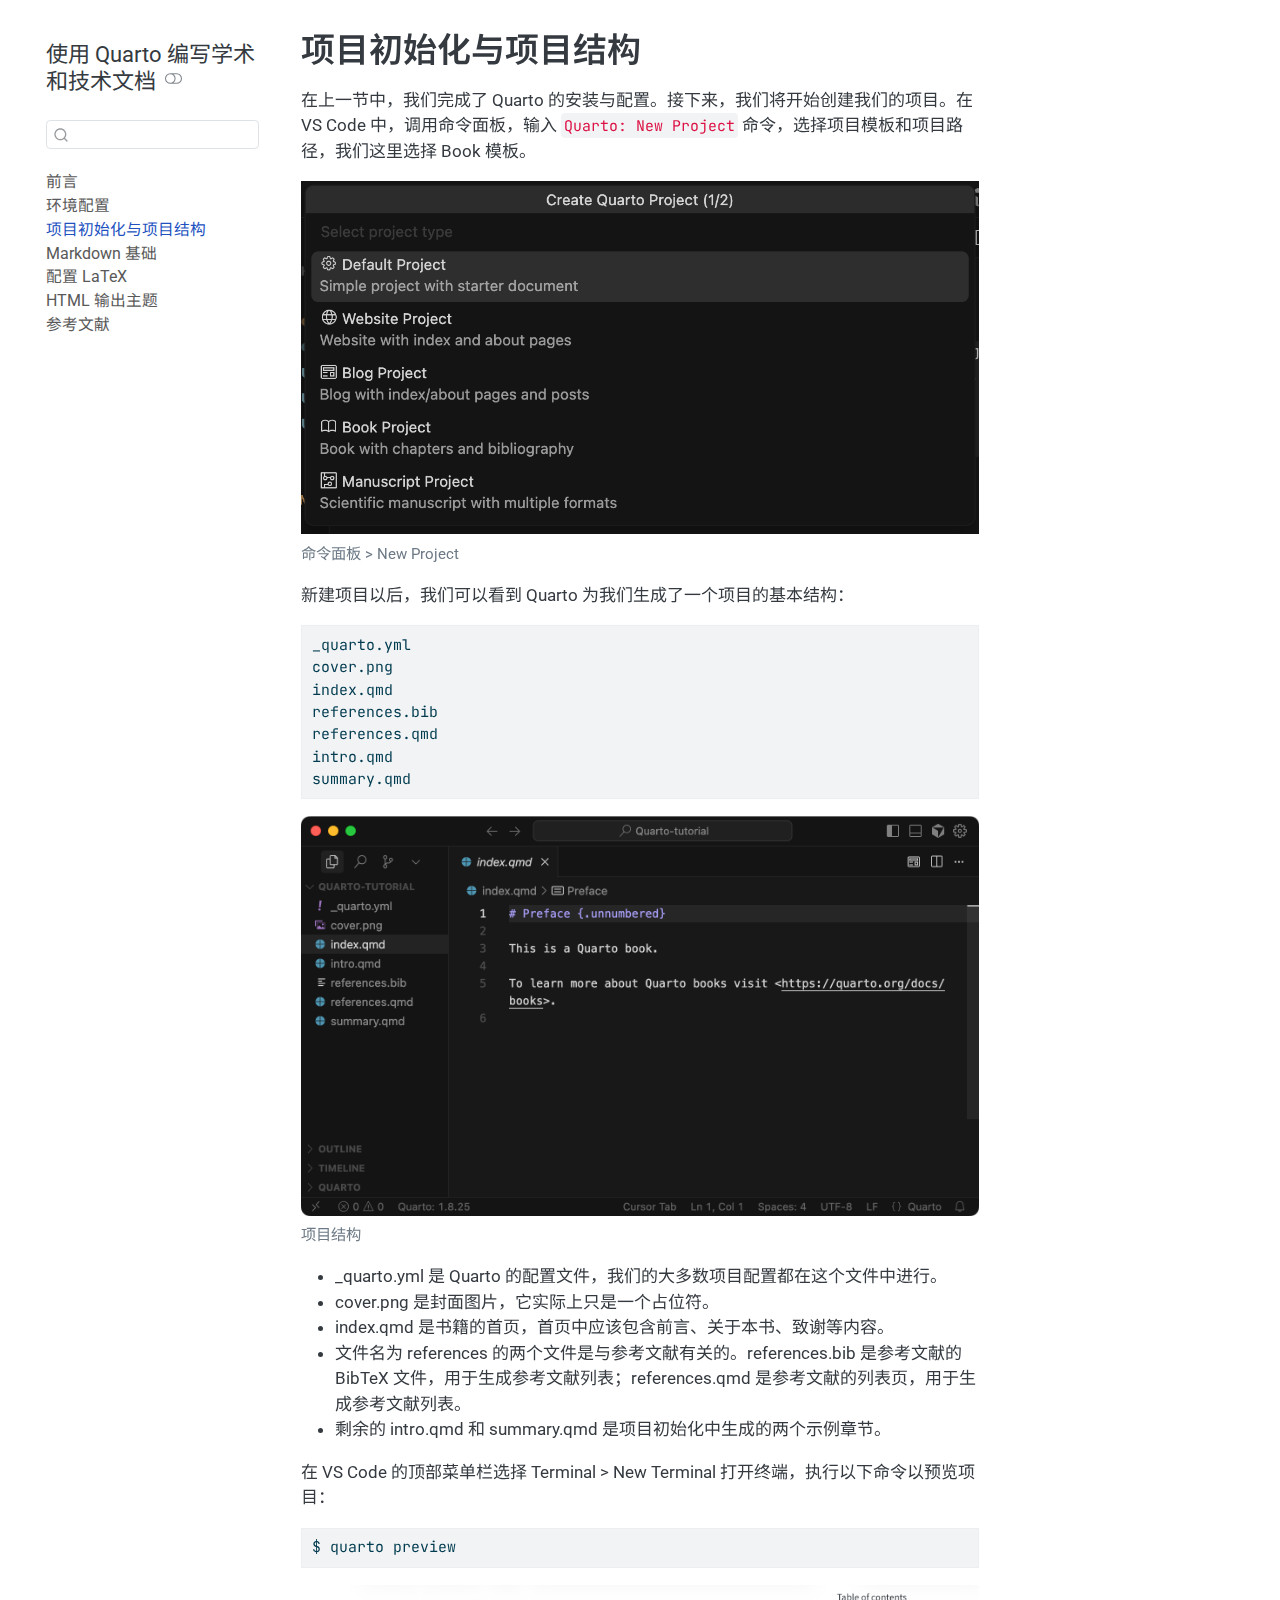
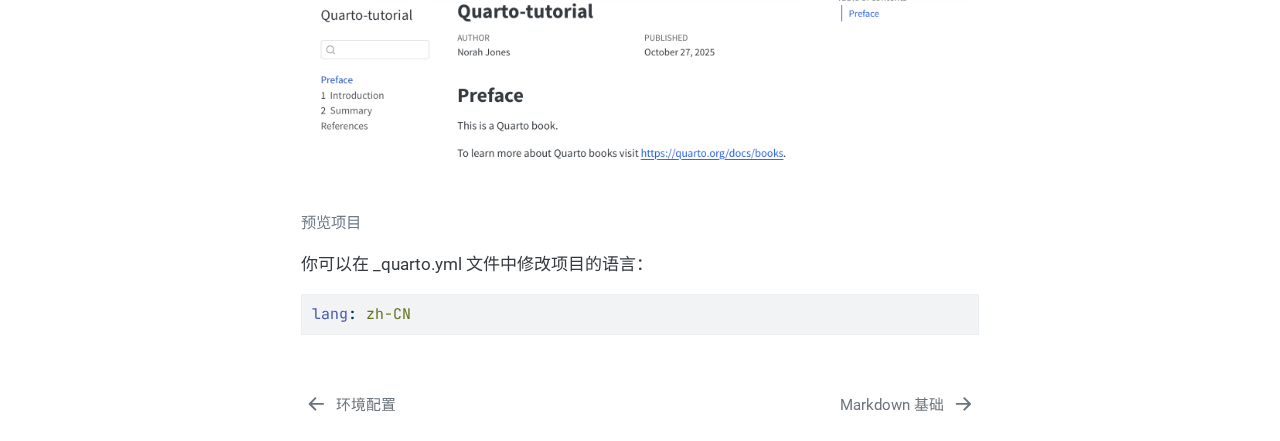
<file: project-init.html>
<!DOCTYPE html>
<html xmlns="http://www.w3.org/1999/xhtml" lang="zh-CN" xml:lang="zh-CN"><head>

<meta charset="utf-8">
<meta name="generator" content="quarto-1.8.25">

<meta name="viewport" content="width=device-width, initial-scale=1.0, user-scalable=yes">


<title>项目初始化与项目结构 – 使用 Quarto 编写学术和技术文档</title>
<style>
code{white-space: pre-wrap;}
span.smallcaps{font-variant: small-caps;}
div.columns{display: flex; gap: min(4vw, 1.5em);}
div.column{flex: auto; overflow-x: auto;}
div.hanging-indent{margin-left: 1.5em; text-indent: -1.5em;}
ul.task-list{list-style: none;}
ul.task-list li input[type="checkbox"] {
  width: 0.8em;
  margin: 0 0.8em 0.2em -1em; /* quarto-specific, see https://github.com/quarto-dev/quarto-cli/issues/4556 */ 
  vertical-align: middle;
}
/* CSS for syntax highlighting */
html { -webkit-text-size-adjust: 100%; }
pre > code.sourceCode { white-space: pre; position: relative; }
pre > code.sourceCode > span { display: inline-block; line-height: 1.25; }
pre > code.sourceCode > span:empty { height: 1.2em; }
.sourceCode { overflow: visible; }
code.sourceCode > span { color: inherit; text-decoration: inherit; }
div.sourceCode { margin: 1em 0; }
pre.sourceCode { margin: 0; }
@media screen {
div.sourceCode { overflow: auto; }
}
@media print {
pre > code.sourceCode { white-space: pre-wrap; }
pre > code.sourceCode > span { text-indent: -5em; padding-left: 5em; }
}
pre.numberSource code
  { counter-reset: source-line 0; }
pre.numberSource code > span
  { position: relative; left: -4em; counter-increment: source-line; }
pre.numberSource code > span > a:first-child::before
  { content: counter(source-line);
    position: relative; left: -1em; text-align: right; vertical-align: baseline;
    border: none; display: inline-block;
    -webkit-touch-callout: none; -webkit-user-select: none;
    -khtml-user-select: none; -moz-user-select: none;
    -ms-user-select: none; user-select: none;
    padding: 0 4px; width: 4em;
  }
pre.numberSource { margin-left: 3em;  padding-left: 4px; }
div.sourceCode
  {   }
@media screen {
pre > code.sourceCode > span > a:first-child::before { text-decoration: underline; }
}
</style>


<script src="site_libs/quarto-nav/quarto-nav.js"></script>
<script src="site_libs/quarto-nav/headroom.min.js"></script>
<script src="site_libs/clipboard/clipboard.min.js"></script>
<script src="site_libs/quarto-search/autocomplete.umd.js"></script>
<script src="site_libs/quarto-search/fuse.min.js"></script>
<script src="site_libs/quarto-search/quarto-search.js"></script>
<meta name="quarto:offset" content="./">
<link href="./markdown-basic.html" rel="next">
<link href="./intro.html" rel="prev">
<script src="site_libs/quarto-html/quarto.js" type="module"></script>
<script src="site_libs/quarto-html/tabsets/tabsets.js" type="module"></script>
<script src="site_libs/quarto-html/axe/axe-check.js" type="module"></script>
<script src="site_libs/quarto-html/popper.min.js"></script>
<script src="site_libs/quarto-html/tippy.umd.min.js"></script>
<script src="site_libs/quarto-html/anchor.min.js"></script>
<link href="site_libs/quarto-html/tippy.css" rel="stylesheet">
<link href="site_libs/quarto-html/quarto-syntax-highlighting-7b89279ff1a6dce999919e0e67d4d9ec.css" rel="stylesheet" class="quarto-color-scheme" id="quarto-text-highlighting-styles">
<link href="site_libs/quarto-html/quarto-syntax-highlighting-dark-707d8167ce6003fca903bfe2be84ab7f.css" rel="stylesheet" class="quarto-color-scheme quarto-color-alternate" id="quarto-text-highlighting-styles">
<link href="site_libs/quarto-html/quarto-syntax-highlighting-7b89279ff1a6dce999919e0e67d4d9ec.css" rel="stylesheet" class="quarto-color-scheme-extra" id="quarto-text-highlighting-styles">
<script src="site_libs/bootstrap/bootstrap.min.js"></script>
<link href="site_libs/bootstrap/bootstrap-icons.css" rel="stylesheet">
<link href="site_libs/bootstrap/bootstrap-eadfb6f413fa1af9ff8901c7e62fb73f.min.css" rel="stylesheet" append-hash="true" class="quarto-color-scheme" id="quarto-bootstrap" data-mode="light">
<link href="site_libs/bootstrap/bootstrap-dark-d21a6f202bce0cff4145454182eb937c.min.css" rel="stylesheet" append-hash="true" class="quarto-color-scheme quarto-color-alternate" id="quarto-bootstrap" data-mode="dark">
<link href="site_libs/bootstrap/bootstrap-eadfb6f413fa1af9ff8901c7e62fb73f.min.css" rel="stylesheet" append-hash="true" class="quarto-color-scheme-extra" id="quarto-bootstrap" data-mode="light">
<script id="quarto-search-options" type="application/json">{
  "location": "sidebar",
  "copy-button": false,
  "collapse-after": 3,
  "panel-placement": "start",
  "type": "textbox",
  "limit": 50,
  "keyboard-shortcut": [
    "f",
    "/",
    "s"
  ],
  "show-item-context": false,
  "language": {
    "search-no-results-text": "没有结果",
    "search-matching-documents-text": "匹配的文档",
    "search-copy-link-title": "复制搜索链接",
    "search-hide-matches-text": "隐藏其它匹配结果",
    "search-more-match-text": "更多匹配结果",
    "search-more-matches-text": "更多匹配结果",
    "search-clear-button-title": "清除",
    "search-text-placeholder": "",
    "search-detached-cancel-button-title": "取消",
    "search-submit-button-title": "提交",
    "search-label": "搜索"
  }
}</script>
<script>
window.MathJax = {
  tex: { inlineMath: [['$', '$'], ['\\(', '\\)']] },
  chtml: { scale: 0.80 }  // 1.0 = 100%, adjust as you wish
};
</script>


<link rel="stylesheet" href="format/custom.css">
</head>

<body class="nav-sidebar floating quarto-light"><script id="quarto-html-before-body" type="application/javascript">
    const toggleBodyColorMode = (bsSheetEl) => {
      const mode = bsSheetEl.getAttribute("data-mode");
      const bodyEl = window.document.querySelector("body");
      if (mode === "dark") {
        bodyEl.classList.add("quarto-dark");
        bodyEl.classList.remove("quarto-light");
      } else {
        bodyEl.classList.add("quarto-light");
        bodyEl.classList.remove("quarto-dark");
      }
    }
    const toggleBodyColorPrimary = () => {
      const bsSheetEl = window.document.querySelector("link#quarto-bootstrap:not([rel=disabled-stylesheet])");
      if (bsSheetEl) {
        toggleBodyColorMode(bsSheetEl);
      }
    }
    const setColorSchemeToggle = (alternate) => {
      const toggles = window.document.querySelectorAll('.quarto-color-scheme-toggle');
      for (let i=0; i < toggles.length; i++) {
        const toggle = toggles[i];
        if (toggle) {
          if (alternate) {
            toggle.classList.add("alternate");
          } else {
            toggle.classList.remove("alternate");
          }
        }
      }
    };
    const toggleColorMode = (alternate) => {
      // Switch the stylesheets
      const primaryStylesheets = window.document.querySelectorAll('link.quarto-color-scheme:not(.quarto-color-alternate)');
      const alternateStylesheets = window.document.querySelectorAll('link.quarto-color-scheme.quarto-color-alternate');
      manageTransitions('#quarto-margin-sidebar .nav-link', false);
      if (alternate) {
        // note: dark is layered on light, we don't disable primary!
        enableStylesheet(alternateStylesheets);
        for (const sheetNode of alternateStylesheets) {
          if (sheetNode.id === "quarto-bootstrap") {
            toggleBodyColorMode(sheetNode);
          }
        }
      } else {
        disableStylesheet(alternateStylesheets);
        enableStylesheet(primaryStylesheets)
        toggleBodyColorPrimary();
      }
      manageTransitions('#quarto-margin-sidebar .nav-link', true);
      // Switch the toggles
      setColorSchemeToggle(alternate)
      // Hack to workaround the fact that safari doesn't
      // properly recolor the scrollbar when toggling (#1455)
      if (navigator.userAgent.indexOf('Safari') > 0 && navigator.userAgent.indexOf('Chrome') == -1) {
        manageTransitions("body", false);
        window.scrollTo(0, 1);
        setTimeout(() => {
          window.scrollTo(0, 0);
          manageTransitions("body", true);
        }, 40);
      }
    }
    const disableStylesheet = (stylesheets) => {
      for (let i=0; i < stylesheets.length; i++) {
        const stylesheet = stylesheets[i];
        stylesheet.rel = 'disabled-stylesheet';
      }
    }
    const enableStylesheet = (stylesheets) => {
      for (let i=0; i < stylesheets.length; i++) {
        const stylesheet = stylesheets[i];
        if(stylesheet.rel !== 'stylesheet') { // for Chrome, which will still FOUC without this check
          stylesheet.rel = 'stylesheet';
        }
      }
    }
    const manageTransitions = (selector, allowTransitions) => {
      const els = window.document.querySelectorAll(selector);
      for (let i=0; i < els.length; i++) {
        const el = els[i];
        if (allowTransitions) {
          el.classList.remove('notransition');
        } else {
          el.classList.add('notransition');
        }
      }
    }
    const isFileUrl = () => {
      return window.location.protocol === 'file:';
    }
    const hasAlternateSentinel = () => {
      let styleSentinel = getColorSchemeSentinel();
      if (styleSentinel !== null) {
        return styleSentinel === "alternate";
      } else {
        return false;
      }
    }
    const setStyleSentinel = (alternate) => {
      const value = alternate ? "alternate" : "default";
      if (!isFileUrl()) {
        window.localStorage.setItem("quarto-color-scheme", value);
      } else {
        localAlternateSentinel = value;
      }
    }
    const getColorSchemeSentinel = () => {
      if (!isFileUrl()) {
        const storageValue = window.localStorage.getItem("quarto-color-scheme");
        return storageValue != null ? storageValue : localAlternateSentinel;
      } else {
        return localAlternateSentinel;
      }
    }
    const toggleGiscusIfUsed = (isAlternate, darkModeDefault) => {
      const baseTheme = document.querySelector('#giscus-base-theme')?.value ?? 'light';
      const alternateTheme = document.querySelector('#giscus-alt-theme')?.value ?? 'dark';
      let newTheme = '';
      if(authorPrefersDark) {
        newTheme = isAlternate ? baseTheme : alternateTheme;
      } else {
        newTheme = isAlternate ? alternateTheme : baseTheme;
      }
      const changeGiscusTheme = () => {
        // From: https://github.com/giscus/giscus/issues/336
        const sendMessage = (message) => {
          const iframe = document.querySelector('iframe.giscus-frame');
          if (!iframe) return;
          iframe.contentWindow.postMessage({ giscus: message }, 'https://giscus.app');
        }
        sendMessage({
          setConfig: {
            theme: newTheme
          }
        });
      }
      const isGiscussLoaded = window.document.querySelector('iframe.giscus-frame') !== null;
      if (isGiscussLoaded) {
        changeGiscusTheme();
      }
    };
    const authorPrefersDark = false;
    const queryPrefersDark = window.matchMedia('(prefers-color-scheme: dark)');
    const darkModeDefault = queryPrefersDark.matches;
      document.querySelector('link#quarto-text-highlighting-styles.quarto-color-scheme-extra').rel = 'disabled-stylesheet';
      document.querySelector('link#quarto-bootstrap.quarto-color-scheme-extra').rel = 'disabled-stylesheet';
    let localAlternateSentinel = darkModeDefault ? 'alternate' : 'default';
    // Dark / light mode switch
    window.quartoToggleColorScheme = () => {
      // Read the current dark / light value
      let toAlternate = !hasAlternateSentinel();
      toggleColorMode(toAlternate);
      setStyleSentinel(toAlternate);
      toggleGiscusIfUsed(toAlternate, darkModeDefault);
      window.dispatchEvent(new Event('resize'));
    };
    queryPrefersDark.addEventListener("change", e => {
      if(window.localStorage.getItem("quarto-color-scheme") !== null)
        return;
      const alternate = e.matches
      toggleColorMode(alternate);
      localAlternateSentinel = e.matches ? 'alternate' : 'default'; // this is used alongside local storage!
      toggleGiscusIfUsed(alternate, darkModeDefault);
    });
    // Switch to dark mode if need be
    if (hasAlternateSentinel()) {
      toggleColorMode(true);
    } else {
      toggleColorMode(false);
    }
  </script>

<div id="quarto-search-results"></div>
  <header id="quarto-header" class="headroom fixed-top">
  <nav class="quarto-secondary-nav">
    <div class="container-fluid d-flex">
      <button type="button" class="quarto-btn-toggle btn" data-bs-toggle="collapse" role="button" data-bs-target=".quarto-sidebar-collapse-item" aria-controls="quarto-sidebar" aria-expanded="false" aria-label="展开或折叠侧边栏导航" onclick="if (window.quartoToggleHeadroom) { window.quartoToggleHeadroom(); }">
        <i class="bi bi-layout-text-sidebar-reverse"></i>
      </button>
        <nav class="quarto-page-breadcrumbs" aria-label="breadcrumb"><ol class="breadcrumb"><li class="breadcrumb-item"><a href="./project-init.html"><span class="chapter-title">项目初始化与项目结构</span></a></li></ol></nav>
        <a class="flex-grow-1" role="navigation" data-bs-toggle="collapse" data-bs-target=".quarto-sidebar-collapse-item" aria-controls="quarto-sidebar" aria-expanded="false" aria-label="展开或折叠侧边栏导航" onclick="if (window.quartoToggleHeadroom) { window.quartoToggleHeadroom(); }">      
        </a>
      <button type="button" class="btn quarto-search-button" aria-label="搜索" onclick="window.quartoOpenSearch();">
        <i class="bi bi-search"></i>
      </button>
    </div>
  </nav>
</header>
<!-- content -->
<div id="quarto-content" class="quarto-container page-columns page-rows-contents page-layout-article">
<!-- sidebar -->
  <nav id="quarto-sidebar" class="sidebar collapse collapse-horizontal quarto-sidebar-collapse-item sidebar-navigation floating overflow-auto">
    <div class="pt-lg-2 mt-2 text-left sidebar-header sidebar-header-stacked">
      <a href="./index.html" class="sidebar-logo-link">
      </a>
    <div class="sidebar-title mb-0 py-0">
      <a href="./">使用 Quarto 编写学术和技术文档</a> 
        <div class="sidebar-tools-main">
  <a href="" class="quarto-color-scheme-toggle quarto-navigation-tool  px-1" onclick="window.quartoToggleColorScheme(); return false;" title="切换深色模式"><i class="bi"></i></a>
</div>
    </div>
      </div>
        <div class="mt-2 flex-shrink-0 align-items-center">
        <div class="sidebar-search">
        <div id="quarto-search" class="" title="搜索"></div>
        </div>
        </div>
    <div class="sidebar-menu-container"> 
    <ul class="list-unstyled mt-1">
        <li class="sidebar-item">
  <div class="sidebar-item-container"> 
  <a href="./index.html" class="sidebar-item-text sidebar-link">
 <span class="menu-text">前言</span></a>
  </div>
</li>
        <li class="sidebar-item">
  <div class="sidebar-item-container"> 
  <a href="./intro.html" class="sidebar-item-text sidebar-link"><span class="chapter-title">环境配置</span></a>
  </div>
</li>
        <li class="sidebar-item">
  <div class="sidebar-item-container"> 
  <a href="./project-init.html" class="sidebar-item-text sidebar-link active"><span class="chapter-title">项目初始化与项目结构</span></a>
  </div>
</li>
        <li class="sidebar-item">
  <div class="sidebar-item-container"> 
  <a href="./markdown-basic.html" class="sidebar-item-text sidebar-link"><span class="chapter-title">Markdown 基础</span></a>
  </div>
</li>
        <li class="sidebar-item">
  <div class="sidebar-item-container"> 
  <a href="./latex-config.html" class="sidebar-item-text sidebar-link"><span class="chapter-title">配置 LaTeX</span></a>
  </div>
</li>
        <li class="sidebar-item">
  <div class="sidebar-item-container"> 
  <a href="./theme.html" class="sidebar-item-text sidebar-link"><span class="chapter-title">HTML 输出主题</span></a>
  </div>
</li>
        <li class="sidebar-item">
  <div class="sidebar-item-container"> 
  <a href="./references.html" class="sidebar-item-text sidebar-link">
 <span class="menu-text">参考文献</span></a>
  </div>
</li>
    </ul>
    </div>
</nav>
<div id="quarto-sidebar-glass" class="quarto-sidebar-collapse-item" data-bs-toggle="collapse" data-bs-target=".quarto-sidebar-collapse-item"></div>
<!-- margin-sidebar -->
    <div id="quarto-margin-sidebar" class="sidebar margin-sidebar zindex-bottom">
        
    </div>
<!-- main -->
<main class="content" id="quarto-document-content">


<header id="title-block-header" class="quarto-title-block default">
<div class="quarto-title">
<h1 class="title"><span class="chapter-title">项目初始化与项目结构</span></h1>
</div>



<div class="quarto-title-meta">

    
  
    
  </div>
  


</header>


<p>在上一节中，我们完成了 Quarto 的安装与配置。接下来，我们将开始创建我们的项目。在 VS Code 中，调用命令面板，输入 <code>Quarto: New Project</code> 命令，选择项目模板和项目路径，我们这里选择 Book 模板。</p>
<div class="quarto-figure quarto-figure-center">
<figure class="figure">
<p><img src="pic/Screenshot 2025-10-27 at 10.05.02.png" class="img-fluid figure-img" style="width:100.0%"></p>
<figcaption>命令面板 &gt; New Project</figcaption>
</figure>
</div>
<!-- ::: {.callout-tip appearance="simple" title="最佳实践"}
本人建议在操作系统的 `Home` 目录中新建一个名为 `CodeProjects` 的目录用于存放所有代码相关的项目。只要妥善管理这个文件夹和 Git 远程仓库，就不会有代码丢失。 **千万不要选择基于复制粘贴的版本控制**。
::: -->
<!-- ::: {.callout-warning appearance="simple" title="关于最佳实践的警告"}
在技术领域，所谓的完美主义会化身为对最佳实践的过度追求，这将会浪费你大量的时间！所以当你看到类似 “最佳实践” 的字眼时，请首先判断一下：_它适合我吗？它对我有帮助吗？我这样实践所产生的收益，是大于还是小于等于我为此付出的时间成本？_
::: -->
<p>新建项目以后，我们可以看到 Quarto 为我们生成了一个项目的基本结构：</p>
<div class="code-copy-outer-scaffold"><div class="sourceCode" id="cb1"><pre class="sourceCode markdown code-with-copy"><code class="sourceCode markdown"><span id="cb1-1"><a href="#cb1-1" aria-hidden="true" tabindex="-1"></a>_quarto.yml</span>
<span id="cb1-2"><a href="#cb1-2" aria-hidden="true" tabindex="-1"></a>cover.png</span>
<span id="cb1-3"><a href="#cb1-3" aria-hidden="true" tabindex="-1"></a>index.qmd</span>
<span id="cb1-4"><a href="#cb1-4" aria-hidden="true" tabindex="-1"></a>references.bib</span>
<span id="cb1-5"><a href="#cb1-5" aria-hidden="true" tabindex="-1"></a>references.qmd</span>
<span id="cb1-6"><a href="#cb1-6" aria-hidden="true" tabindex="-1"></a>intro.qmd</span>
<span id="cb1-7"><a href="#cb1-7" aria-hidden="true" tabindex="-1"></a>summary.qmd</span></code></pre></div><button title="复制到剪贴板" class="code-copy-button"><i class="bi"></i></button></div>
<div class="quarto-figure quarto-figure-center">
<figure class="figure">
<p><img src="pic/Screenshot 2025-10-27 at 10.21.35.png" class="img-fluid figure-img" style="width:100.0%"></p>
<figcaption>项目结构</figcaption>
</figure>
</div>
<ul>
<li>_quarto.yml 是 Quarto 的配置文件，我们的大多数项目配置都在这个文件中进行。</li>
<li>cover.png 是封面图片，它实际上只是一个占位符。</li>
<li>index.qmd 是书籍的首页，首页中应该包含前言、关于本书、致谢等内容。</li>
<li>文件名为 references 的两个文件是与参考文献有关的。references.bib 是参考文献的 BibTeX 文件，用于生成参考文献列表；references.qmd 是参考文献的列表页，用于生成参考文献列表。</li>
<li>剩余的 intro.qmd 和 summary.qmd 是项目初始化中生成的两个示例章节。</li>
</ul>
<p>在 VS Code 的顶部菜单栏选择 Terminal &gt; New Terminal 打开终端，执行以下命令以预览项目：</p>
<div class="code-copy-outer-scaffold"><div class="sourceCode" id="cb2"><pre class="sourceCode zsh code-with-copy"><code class="sourceCode zsh"><span id="cb2-1"><a href="#cb2-1" aria-hidden="true" tabindex="-1"></a><span class="ex">$</span> quarto preview</span></code></pre></div><button title="复制到剪贴板" class="code-copy-button"><i class="bi"></i></button></div>
<div class="quarto-figure quarto-figure-center">
<figure class="figure">
<p><img src="pic/Screenshot 2025-10-27 at 11.24.44.png" class="img-fluid figure-img" style="width:100.0%"></p>
<figcaption>预览项目</figcaption>
</figure>
</div>
<p>你可以在 _quarto.yml 文件中修改项目的语言：</p>
<div class="code-copy-outer-scaffold"><div class="sourceCode" id="cb3"><pre class="sourceCode yaml code-with-copy"><code class="sourceCode yaml"><span id="cb3-1"><a href="#cb3-1" aria-hidden="true" tabindex="-1"></a><span class="fu">lang</span><span class="kw">:</span><span class="at"> zh-CN</span></span></code></pre></div><button title="复制到剪贴板" class="code-copy-button"><i class="bi"></i></button></div>
<!-- ## 项目配置文件示例

本项目采用的 `_quarto.yml` 文件内容如下，我们会在稍后的章节中详细介绍这个文件中的各个配置项。 -->



</main> <!-- /main -->
<script id="quarto-html-after-body" type="application/javascript">
  window.document.addEventListener("DOMContentLoaded", function (event) {
    // Ensure there is a toggle, if there isn't float one in the top right
    if (window.document.querySelector('.quarto-color-scheme-toggle') === null) {
      const a = window.document.createElement('a');
      a.classList.add('top-right');
      a.classList.add('quarto-color-scheme-toggle');
      a.href = "";
      a.onclick = function() { try { window.quartoToggleColorScheme(); } catch {} return false; };
      const i = window.document.createElement("i");
      i.classList.add('bi');
      a.appendChild(i);
      window.document.body.appendChild(a);
    }
    setColorSchemeToggle(hasAlternateSentinel())
    const icon = "";
    const anchorJS = new window.AnchorJS();
    anchorJS.options = {
      placement: 'right',
      icon: icon
    };
    anchorJS.add('.anchored');
    const isCodeAnnotation = (el) => {
      for (const clz of el.classList) {
        if (clz.startsWith('code-annotation-')) {                     
          return true;
        }
      }
      return false;
    }
    const onCopySuccess = function(e) {
      // button target
      const button = e.trigger;
      // don't keep focus
      button.blur();
      // flash "checked"
      button.classList.add('code-copy-button-checked');
      var currentTitle = button.getAttribute("title");
      button.setAttribute("title", "已复制");
      let tooltip;
      if (window.bootstrap) {
        button.setAttribute("data-bs-toggle", "tooltip");
        button.setAttribute("data-bs-placement", "left");
        button.setAttribute("data-bs-title", "已复制");
        tooltip = new bootstrap.Tooltip(button, 
          { trigger: "manual", 
            customClass: "code-copy-button-tooltip",
            offset: [0, -8]});
        tooltip.show();    
      }
      setTimeout(function() {
        if (tooltip) {
          tooltip.hide();
          button.removeAttribute("data-bs-title");
          button.removeAttribute("data-bs-toggle");
          button.removeAttribute("data-bs-placement");
        }
        button.setAttribute("title", currentTitle);
        button.classList.remove('code-copy-button-checked');
      }, 1000);
      // clear code selection
      e.clearSelection();
    }
    const getTextToCopy = function(trigger) {
      const outerScaffold = trigger.parentElement.cloneNode(true);
      const codeEl = outerScaffold.querySelector('code');
      for (const childEl of codeEl.children) {
        if (isCodeAnnotation(childEl)) {
          childEl.remove();
        }
      }
      return codeEl.innerText;
    }
    const clipboard = new window.ClipboardJS('.code-copy-button:not([data-in-quarto-modal])', {
      text: getTextToCopy
    });
    clipboard.on('success', onCopySuccess);
    if (window.document.getElementById('quarto-embedded-source-code-modal')) {
      const clipboardModal = new window.ClipboardJS('.code-copy-button[data-in-quarto-modal]', {
        text: getTextToCopy,
        container: window.document.getElementById('quarto-embedded-source-code-modal')
      });
      clipboardModal.on('success', onCopySuccess);
    }
      var localhostRegex = new RegExp(/^(?:http|https):\/\/localhost\:?[0-9]*\//);
      var mailtoRegex = new RegExp(/^mailto:/);
        var filterRegex = new RegExp('/' + window.location.host + '/');
      var isInternal = (href) => {
          return filterRegex.test(href) || localhostRegex.test(href) || mailtoRegex.test(href);
      }
      // Inspect non-navigation links and adorn them if external
     var links = window.document.querySelectorAll('a[href]:not(.nav-link):not(.navbar-brand):not(.toc-action):not(.sidebar-link):not(.sidebar-item-toggle):not(.pagination-link):not(.no-external):not([aria-hidden]):not(.dropdown-item):not(.quarto-navigation-tool):not(.about-link)');
      for (var i=0; i<links.length; i++) {
        const link = links[i];
        if (!isInternal(link.href)) {
          // undo the damage that might have been done by quarto-nav.js in the case of
          // links that we want to consider external
          if (link.dataset.originalHref !== undefined) {
            link.href = link.dataset.originalHref;
          }
        }
      }
    function tippyHover(el, contentFn, onTriggerFn, onUntriggerFn) {
      const config = {
        allowHTML: true,
        maxWidth: 500,
        delay: 100,
        arrow: false,
        appendTo: function(el) {
            return el.parentElement;
        },
        interactive: true,
        interactiveBorder: 10,
        theme: 'quarto',
        placement: 'bottom-start',
      };
      if (contentFn) {
        config.content = contentFn;
      }
      if (onTriggerFn) {
        config.onTrigger = onTriggerFn;
      }
      if (onUntriggerFn) {
        config.onUntrigger = onUntriggerFn;
      }
      window.tippy(el, config); 
    }
    const noterefs = window.document.querySelectorAll('a[role="doc-noteref"]');
    for (var i=0; i<noterefs.length; i++) {
      const ref = noterefs[i];
      tippyHover(ref, function() {
        // use id or data attribute instead here
        let href = ref.getAttribute('data-footnote-href') || ref.getAttribute('href');
        try { href = new URL(href).hash; } catch {}
        const id = href.replace(/^#\/?/, "");
        const note = window.document.getElementById(id);
        if (note) {
          return note.innerHTML;
        } else {
          return "";
        }
      });
    }
    const xrefs = window.document.querySelectorAll('a.quarto-xref');
    const processXRef = (id, note) => {
      // Strip column container classes
      const stripColumnClz = (el) => {
        el.classList.remove("page-full", "page-columns");
        if (el.children) {
          for (const child of el.children) {
            stripColumnClz(child);
          }
        }
      }
      stripColumnClz(note)
      if (id === null || id.startsWith('sec-')) {
        // Special case sections, only their first couple elements
        const container = document.createElement("div");
        if (note.children && note.children.length > 2) {
          container.appendChild(note.children[0].cloneNode(true));
          for (let i = 1; i < note.children.length; i++) {
            const child = note.children[i];
            if (child.tagName === "P" && child.innerText === "") {
              continue;
            } else {
              container.appendChild(child.cloneNode(true));
              break;
            }
          }
          if (window.Quarto?.typesetMath) {
            window.Quarto.typesetMath(container);
          }
          return container.innerHTML
        } else {
          if (window.Quarto?.typesetMath) {
            window.Quarto.typesetMath(note);
          }
          return note.innerHTML;
        }
      } else {
        // Remove any anchor links if they are present
        const anchorLink = note.querySelector('a.anchorjs-link');
        if (anchorLink) {
          anchorLink.remove();
        }
        if (window.Quarto?.typesetMath) {
          window.Quarto.typesetMath(note);
        }
        if (note.classList.contains("callout")) {
          return note.outerHTML;
        } else {
          return note.innerHTML;
        }
      }
    }
    for (var i=0; i<xrefs.length; i++) {
      const xref = xrefs[i];
      tippyHover(xref, undefined, function(instance) {
        instance.disable();
        let url = xref.getAttribute('href');
        let hash = undefined; 
        if (url.startsWith('#')) {
          hash = url;
        } else {
          try { hash = new URL(url).hash; } catch {}
        }
        if (hash) {
          const id = hash.replace(/^#\/?/, "");
          const note = window.document.getElementById(id);
          if (note !== null) {
            try {
              const html = processXRef(id, note.cloneNode(true));
              instance.setContent(html);
            } finally {
              instance.enable();
              instance.show();
            }
          } else {
            // See if we can fetch this
            fetch(url.split('#')[0])
            .then(res => res.text())
            .then(html => {
              const parser = new DOMParser();
              const htmlDoc = parser.parseFromString(html, "text/html");
              const note = htmlDoc.getElementById(id);
              if (note !== null) {
                const html = processXRef(id, note);
                instance.setContent(html);
              } 
            }).finally(() => {
              instance.enable();
              instance.show();
            });
          }
        } else {
          // See if we can fetch a full url (with no hash to target)
          // This is a special case and we should probably do some content thinning / targeting
          fetch(url)
          .then(res => res.text())
          .then(html => {
            const parser = new DOMParser();
            const htmlDoc = parser.parseFromString(html, "text/html");
            const note = htmlDoc.querySelector('main.content');
            if (note !== null) {
              // This should only happen for chapter cross references
              // (since there is no id in the URL)
              // remove the first header
              if (note.children.length > 0 && note.children[0].tagName === "HEADER") {
                note.children[0].remove();
              }
              const html = processXRef(null, note);
              instance.setContent(html);
            } 
          }).finally(() => {
            instance.enable();
            instance.show();
          });
        }
      }, function(instance) {
      });
    }
        let selectedAnnoteEl;
        const selectorForAnnotation = ( cell, annotation) => {
          let cellAttr = 'data-code-cell="' + cell + '"';
          let lineAttr = 'data-code-annotation="' +  annotation + '"';
          const selector = 'span[' + cellAttr + '][' + lineAttr + ']';
          return selector;
        }
        const selectCodeLines = (annoteEl) => {
          const doc = window.document;
          const targetCell = annoteEl.getAttribute("data-target-cell");
          const targetAnnotation = annoteEl.getAttribute("data-target-annotation");
          const annoteSpan = window.document.querySelector(selectorForAnnotation(targetCell, targetAnnotation));
          const lines = annoteSpan.getAttribute("data-code-lines").split(",");
          const lineIds = lines.map((line) => {
            return targetCell + "-" + line;
          })
          let top = null;
          let height = null;
          let parent = null;
          if (lineIds.length > 0) {
              //compute the position of the single el (top and bottom and make a div)
              const el = window.document.getElementById(lineIds[0]);
              top = el.offsetTop;
              height = el.offsetHeight;
              parent = el.parentElement.parentElement;
            if (lineIds.length > 1) {
              const lastEl = window.document.getElementById(lineIds[lineIds.length - 1]);
              const bottom = lastEl.offsetTop + lastEl.offsetHeight;
              height = bottom - top;
            }
            if (top !== null && height !== null && parent !== null) {
              // cook up a div (if necessary) and position it 
              let div = window.document.getElementById("code-annotation-line-highlight");
              if (div === null) {
                div = window.document.createElement("div");
                div.setAttribute("id", "code-annotation-line-highlight");
                div.style.position = 'absolute';
                parent.appendChild(div);
              }
              div.style.top = top - 2 + "px";
              div.style.height = height + 4 + "px";
              div.style.left = 0;
              let gutterDiv = window.document.getElementById("code-annotation-line-highlight-gutter");
              if (gutterDiv === null) {
                gutterDiv = window.document.createElement("div");
                gutterDiv.setAttribute("id", "code-annotation-line-highlight-gutter");
                gutterDiv.style.position = 'absolute';
                const codeCell = window.document.getElementById(targetCell);
                const gutter = codeCell.querySelector('.code-annotation-gutter');
                gutter.appendChild(gutterDiv);
              }
              gutterDiv.style.top = top - 2 + "px";
              gutterDiv.style.height = height + 4 + "px";
            }
            selectedAnnoteEl = annoteEl;
          }
        };
        const unselectCodeLines = () => {
          const elementsIds = ["code-annotation-line-highlight", "code-annotation-line-highlight-gutter"];
          elementsIds.forEach((elId) => {
            const div = window.document.getElementById(elId);
            if (div) {
              div.remove();
            }
          });
          selectedAnnoteEl = undefined;
        };
          // Handle positioning of the toggle
      window.addEventListener(
        "resize",
        throttle(() => {
          elRect = undefined;
          if (selectedAnnoteEl) {
            selectCodeLines(selectedAnnoteEl);
          }
        }, 10)
      );
      function throttle(fn, ms) {
      let throttle = false;
      let timer;
        return (...args) => {
          if(!throttle) { // first call gets through
              fn.apply(this, args);
              throttle = true;
          } else { // all the others get throttled
              if(timer) clearTimeout(timer); // cancel #2
              timer = setTimeout(() => {
                fn.apply(this, args);
                timer = throttle = false;
              }, ms);
          }
        };
      }
        // Attach click handler to the DT
        const annoteDls = window.document.querySelectorAll('dt[data-target-cell]');
        for (const annoteDlNode of annoteDls) {
          annoteDlNode.addEventListener('click', (event) => {
            const clickedEl = event.target;
            if (clickedEl !== selectedAnnoteEl) {
              unselectCodeLines();
              const activeEl = window.document.querySelector('dt[data-target-cell].code-annotation-active');
              if (activeEl) {
                activeEl.classList.remove('code-annotation-active');
              }
              selectCodeLines(clickedEl);
              clickedEl.classList.add('code-annotation-active');
            } else {
              // Unselect the line
              unselectCodeLines();
              clickedEl.classList.remove('code-annotation-active');
            }
          });
        }
    const findCites = (el) => {
      const parentEl = el.parentElement;
      if (parentEl) {
        const cites = parentEl.dataset.cites;
        if (cites) {
          return {
            el,
            cites: cites.split(' ')
          };
        } else {
          return findCites(el.parentElement)
        }
      } else {
        return undefined;
      }
    };
    var bibliorefs = window.document.querySelectorAll('a[role="doc-biblioref"]');
    for (var i=0; i<bibliorefs.length; i++) {
      const ref = bibliorefs[i];
      const citeInfo = findCites(ref);
      if (citeInfo) {
        tippyHover(citeInfo.el, function() {
          var popup = window.document.createElement('div');
          citeInfo.cites.forEach(function(cite) {
            var citeDiv = window.document.createElement('div');
            citeDiv.classList.add('hanging-indent');
            citeDiv.classList.add('csl-entry');
            var biblioDiv = window.document.getElementById('ref-' + cite);
            if (biblioDiv) {
              citeDiv.innerHTML = biblioDiv.innerHTML;
            }
            popup.appendChild(citeDiv);
          });
          return popup.innerHTML;
        });
      }
    }
  });
  </script>
<nav class="page-navigation">
  <div class="nav-page nav-page-previous">
      <a href="./intro.html" class="pagination-link" aria-label="环境配置">
        <i class="bi bi-arrow-left-short"></i> <span class="nav-page-text"><span class="chapter-title">环境配置</span></span>
      </a>          
  </div>
  <div class="nav-page nav-page-next">
      <a href="./markdown-basic.html" class="pagination-link" aria-label="Markdown 基础">
        <span class="nav-page-text"><span class="chapter-title">Markdown 基础</span></span> <i class="bi bi-arrow-right-short"></i>
      </a>
  </div>
</nav>
</div> <!-- /content -->




</body></html>
</file>
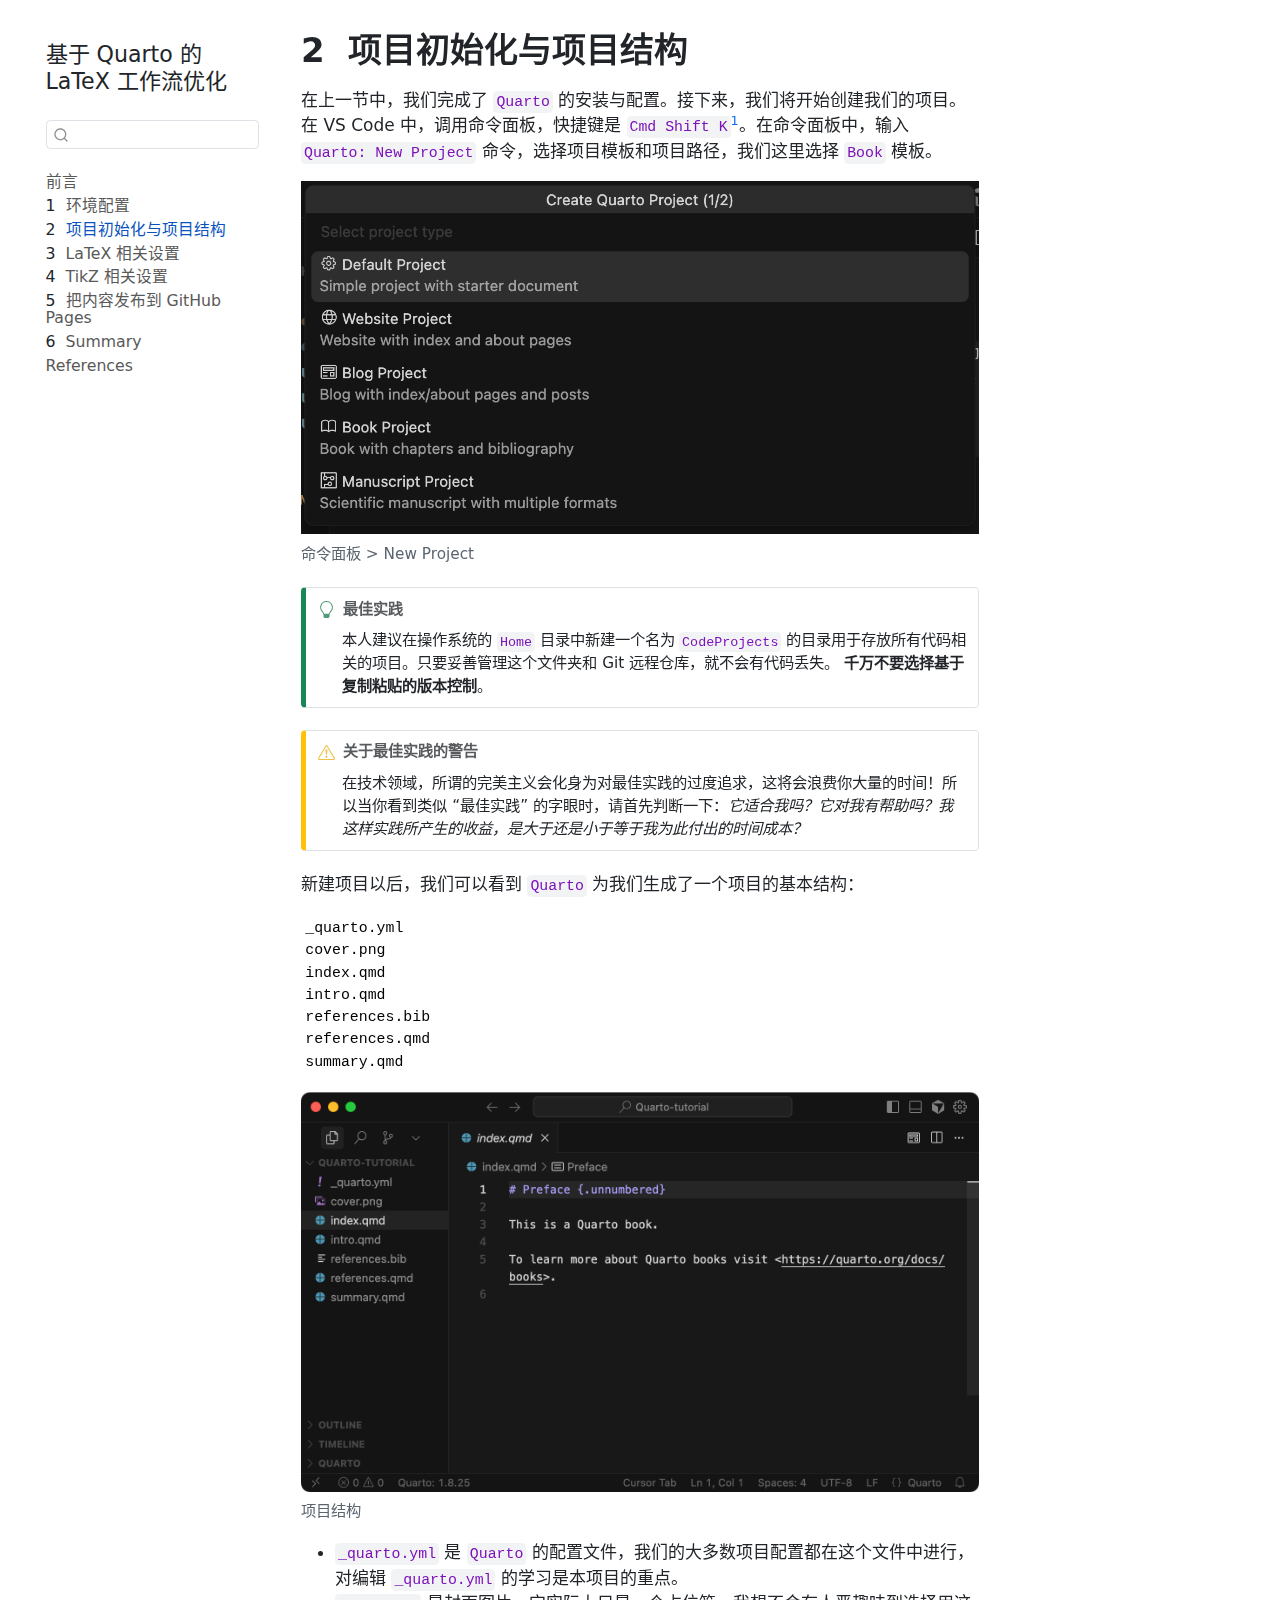
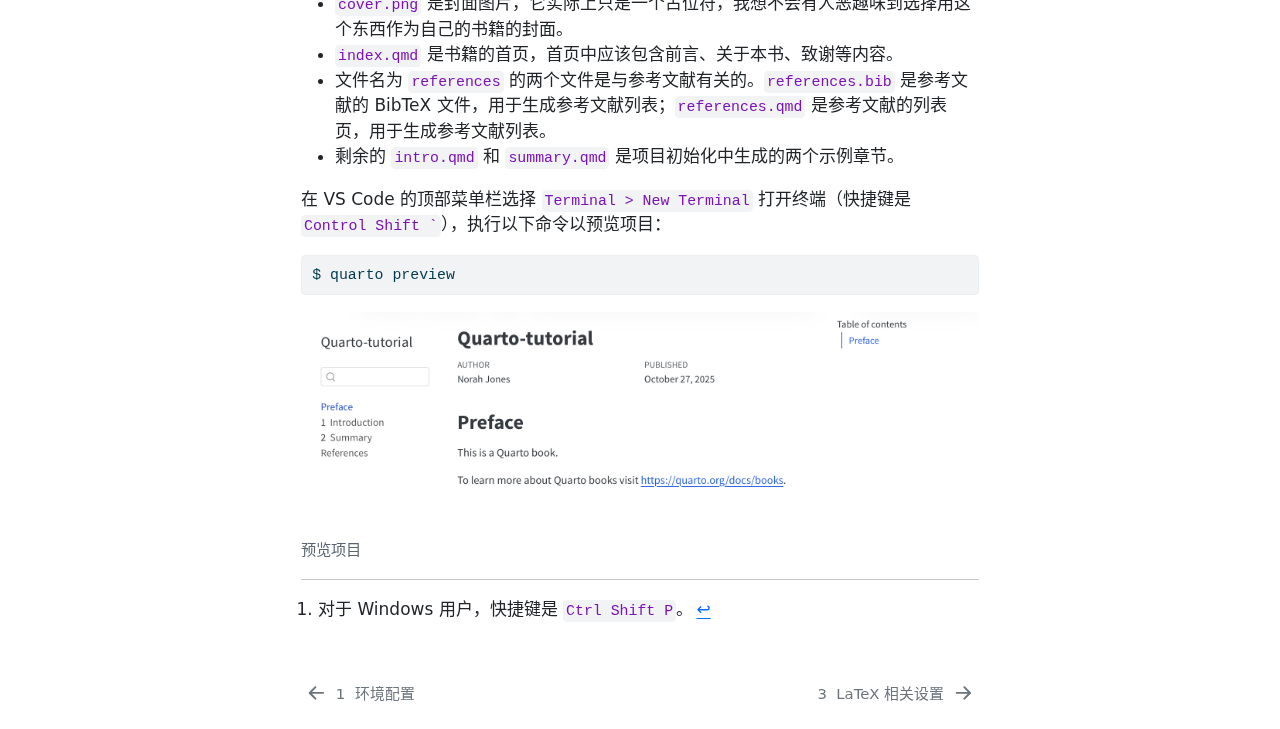
<file: project-initiation-and-structure.html>
<!DOCTYPE html>
<html xmlns="http://www.w3.org/1999/xhtml" lang="zh-CN" xml:lang="zh-CN"><head>

<meta charset="utf-8">
<meta name="generator" content="quarto-1.8.25">

<meta name="viewport" content="width=device-width, initial-scale=1.0, user-scalable=yes">


<title>2&nbsp; 项目初始化与项目结构 – 基于 Quarto 的 LaTeX 工作流优化</title>
<style>
code{white-space: pre-wrap;}
span.smallcaps{font-variant: small-caps;}
div.columns{display: flex; gap: min(4vw, 1.5em);}
div.column{flex: auto; overflow-x: auto;}
div.hanging-indent{margin-left: 1.5em; text-indent: -1.5em;}
ul.task-list{list-style: none;}
ul.task-list li input[type="checkbox"] {
  width: 0.8em;
  margin: 0 0.8em 0.2em -1em; /* quarto-specific, see https://github.com/quarto-dev/quarto-cli/issues/4556 */ 
  vertical-align: middle;
}
/* CSS for syntax highlighting */
html { -webkit-text-size-adjust: 100%; }
pre > code.sourceCode { white-space: pre; position: relative; }
pre > code.sourceCode > span { display: inline-block; line-height: 1.25; }
pre > code.sourceCode > span:empty { height: 1.2em; }
.sourceCode { overflow: visible; }
code.sourceCode > span { color: inherit; text-decoration: inherit; }
div.sourceCode { margin: 1em 0; }
pre.sourceCode { margin: 0; }
@media screen {
div.sourceCode { overflow: auto; }
}
@media print {
pre > code.sourceCode { white-space: pre-wrap; }
pre > code.sourceCode > span { text-indent: -5em; padding-left: 5em; }
}
pre.numberSource code
  { counter-reset: source-line 0; }
pre.numberSource code > span
  { position: relative; left: -4em; counter-increment: source-line; }
pre.numberSource code > span > a:first-child::before
  { content: counter(source-line);
    position: relative; left: -1em; text-align: right; vertical-align: baseline;
    border: none; display: inline-block;
    -webkit-touch-callout: none; -webkit-user-select: none;
    -khtml-user-select: none; -moz-user-select: none;
    -ms-user-select: none; user-select: none;
    padding: 0 4px; width: 4em;
  }
pre.numberSource { margin-left: 3em;  padding-left: 4px; }
div.sourceCode
  {   }
@media screen {
pre > code.sourceCode > span > a:first-child::before { text-decoration: underline; }
}
</style>


<script src="site_libs/quarto-nav/quarto-nav.js"></script>
<script src="site_libs/quarto-nav/headroom.min.js"></script>
<script src="site_libs/clipboard/clipboard.min.js"></script>
<script src="site_libs/quarto-search/autocomplete.umd.js"></script>
<script src="site_libs/quarto-search/fuse.min.js"></script>
<script src="site_libs/quarto-search/quarto-search.js"></script>
<meta name="quarto:offset" content="./">
<link href="./latex-related-settings.html" rel="next">
<link href="./intro.html" rel="prev">
<script src="site_libs/quarto-html/quarto.js" type="module"></script>
<script src="site_libs/quarto-html/tabsets/tabsets.js" type="module"></script>
<script src="site_libs/quarto-html/axe/axe-check.js" type="module"></script>
<script src="site_libs/quarto-html/popper.min.js"></script>
<script src="site_libs/quarto-html/tippy.umd.min.js"></script>
<script src="site_libs/quarto-html/anchor.min.js"></script>
<link href="site_libs/quarto-html/tippy.css" rel="stylesheet">
<link href="site_libs/quarto-html/quarto-syntax-highlighting-7b89279ff1a6dce999919e0e67d4d9ec.css" rel="stylesheet" id="quarto-text-highlighting-styles">
<script src="site_libs/bootstrap/bootstrap.min.js"></script>
<link href="site_libs/bootstrap/bootstrap-icons.css" rel="stylesheet">
<link href="site_libs/bootstrap/bootstrap-99913b7803b80b0c1d2b970a25816663.min.css" rel="stylesheet" append-hash="true" id="quarto-bootstrap" data-mode="light">
<script id="quarto-search-options" type="application/json">{
  "location": "sidebar",
  "copy-button": false,
  "collapse-after": 3,
  "panel-placement": "start",
  "type": "textbox",
  "limit": 50,
  "keyboard-shortcut": [
    "f",
    "/",
    "s"
  ],
  "show-item-context": false,
  "language": {
    "search-no-results-text": "没有结果",
    "search-matching-documents-text": "匹配的文档",
    "search-copy-link-title": "复制搜索链接",
    "search-hide-matches-text": "隐藏其它匹配结果",
    "search-more-match-text": "更多匹配结果",
    "search-more-matches-text": "更多匹配结果",
    "search-clear-button-title": "清除",
    "search-text-placeholder": "",
    "search-detached-cancel-button-title": "取消",
    "search-submit-button-title": "提交",
    "search-label": "搜索"
  }
}</script>


</head>

<body class="nav-sidebar floating quarto-light">

<div id="quarto-search-results"></div>
  <header id="quarto-header" class="headroom fixed-top">
  <nav class="quarto-secondary-nav">
    <div class="container-fluid d-flex">
      <button type="button" class="quarto-btn-toggle btn" data-bs-toggle="collapse" role="button" data-bs-target=".quarto-sidebar-collapse-item" aria-controls="quarto-sidebar" aria-expanded="false" aria-label="展开或折叠侧边栏导航" onclick="if (window.quartoToggleHeadroom) { window.quartoToggleHeadroom(); }">
        <i class="bi bi-layout-text-sidebar-reverse"></i>
      </button>
        <nav class="quarto-page-breadcrumbs" aria-label="breadcrumb"><ol class="breadcrumb"><li class="breadcrumb-item"><a href="./project-initiation-and-structure.html"><span class="chapter-number">2</span>&nbsp; <span class="chapter-title">项目初始化与项目结构</span></a></li></ol></nav>
        <a class="flex-grow-1" role="navigation" data-bs-toggle="collapse" data-bs-target=".quarto-sidebar-collapse-item" aria-controls="quarto-sidebar" aria-expanded="false" aria-label="展开或折叠侧边栏导航" onclick="if (window.quartoToggleHeadroom) { window.quartoToggleHeadroom(); }">      
        </a>
      <button type="button" class="btn quarto-search-button" aria-label="搜索" onclick="window.quartoOpenSearch();">
        <i class="bi bi-search"></i>
      </button>
    </div>
  </nav>
</header>
<!-- content -->
<div id="quarto-content" class="quarto-container page-columns page-rows-contents page-layout-article">
<!-- sidebar -->
  <nav id="quarto-sidebar" class="sidebar collapse collapse-horizontal quarto-sidebar-collapse-item sidebar-navigation floating overflow-auto">
    <div class="pt-lg-2 mt-2 text-left sidebar-header sidebar-header-stacked">
      <a href="./index.html" class="sidebar-logo-link">
      </a>
    <div class="sidebar-title mb-0 py-0">
      <a href="./">基于 Quarto 的 LaTeX 工作流优化</a> 
    </div>
      </div>
        <div class="mt-2 flex-shrink-0 align-items-center">
        <div class="sidebar-search">
        <div id="quarto-search" class="" title="搜索"></div>
        </div>
        </div>
    <div class="sidebar-menu-container"> 
    <ul class="list-unstyled mt-1">
        <li class="sidebar-item">
  <div class="sidebar-item-container"> 
  <a href="./index.html" class="sidebar-item-text sidebar-link">
 <span class="menu-text">前言</span></a>
  </div>
</li>
        <li class="sidebar-item">
  <div class="sidebar-item-container"> 
  <a href="./intro.html" class="sidebar-item-text sidebar-link">
 <span class="menu-text"><span class="chapter-number">1</span>&nbsp; <span class="chapter-title">环境配置</span></span></a>
  </div>
</li>
        <li class="sidebar-item">
  <div class="sidebar-item-container"> 
  <a href="./project-initiation-and-structure.html" class="sidebar-item-text sidebar-link active">
 <span class="menu-text"><span class="chapter-number">2</span>&nbsp; <span class="chapter-title">项目初始化与项目结构</span></span></a>
  </div>
</li>
        <li class="sidebar-item">
  <div class="sidebar-item-container"> 
  <a href="./latex-related-settings.html" class="sidebar-item-text sidebar-link">
 <span class="menu-text"><span class="chapter-number">3</span>&nbsp; <span class="chapter-title">LaTeX 相关设置</span></span></a>
  </div>
</li>
        <li class="sidebar-item">
  <div class="sidebar-item-container"> 
  <a href="./tikz-related-settings.html" class="sidebar-item-text sidebar-link">
 <span class="menu-text"><span class="chapter-number">4</span>&nbsp; <span class="chapter-title">TikZ 相关设置</span></span></a>
  </div>
</li>
        <li class="sidebar-item">
  <div class="sidebar-item-container"> 
  <a href="./publish.html" class="sidebar-item-text sidebar-link">
 <span class="menu-text"><span class="chapter-number">5</span>&nbsp; <span class="chapter-title">把内容发布到 GitHub Pages</span></span></a>
  </div>
</li>
        <li class="sidebar-item">
  <div class="sidebar-item-container"> 
  <a href="./summary.html" class="sidebar-item-text sidebar-link">
 <span class="menu-text"><span class="chapter-number">6</span>&nbsp; <span class="chapter-title">Summary</span></span></a>
  </div>
</li>
        <li class="sidebar-item">
  <div class="sidebar-item-container"> 
  <a href="./references.html" class="sidebar-item-text sidebar-link">
 <span class="menu-text">References</span></a>
  </div>
</li>
    </ul>
    </div>
</nav>
<div id="quarto-sidebar-glass" class="quarto-sidebar-collapse-item" data-bs-toggle="collapse" data-bs-target=".quarto-sidebar-collapse-item"></div>
<!-- margin-sidebar -->
    <div id="quarto-margin-sidebar" class="sidebar margin-sidebar zindex-bottom">
        
    </div>
<!-- main -->
<main class="content" id="quarto-document-content">

<header id="title-block-header" class="quarto-title-block default">
<div class="quarto-title">
<h1 class="title"><span class="chapter-number">2</span>&nbsp; <span class="chapter-title">项目初始化与项目结构</span></h1>
</div>



<div class="quarto-title-meta">

    
  
    
  </div>
  


</header>


<p>在上一节中，我们完成了 <code>Quarto</code> 的安装与配置。接下来，我们将开始创建我们的项目。在 VS Code 中，调用命令面板，快捷键是 <code>Cmd Shift K</code><a href="#fn1" class="footnote-ref" id="fnref1" role="doc-noteref"><sup>1</sup></a>。在命令面板中，输入 <code>Quarto: New Project</code> 命令，选择项目模板和项目路径，我们这里选择 <code>Book</code> 模板。</p>
<div class="quarto-figure quarto-figure-center">
<figure class="figure">
<p><img src="pic/Screenshot 2025-10-27 at 10.05.02.png" class="img-fluid figure-img" style="width:100.0%"></p>
<figcaption>命令面板 &gt; New Project</figcaption>
</figure>
</div>
<div class="callout callout-style-simple callout-tip callout-titled" title="最佳实践">
<div class="callout-header d-flex align-content-center">
<div class="callout-icon-container">
<i class="callout-icon"></i>
</div>
<div class="callout-title-container flex-fill">
<span class="screen-reader-only">提示</span>最佳实践
</div>
</div>
<div class="callout-body-container callout-body">
<p>本人建议在操作系统的 <code>Home</code> 目录中新建一个名为 <code>CodeProjects</code> 的目录用于存放所有代码相关的项目。只要妥善管理这个文件夹和 Git 远程仓库，就不会有代码丢失。 <strong>千万不要选择基于复制粘贴的版本控制</strong>。</p>
</div>
</div>
<div class="callout callout-style-simple callout-warning callout-titled" title="关于最佳实践的警告">
<div class="callout-header d-flex align-content-center">
<div class="callout-icon-container">
<i class="callout-icon"></i>
</div>
<div class="callout-title-container flex-fill">
<span class="screen-reader-only">警告</span>关于最佳实践的警告
</div>
</div>
<div class="callout-body-container callout-body">
<p>在技术领域，所谓的完美主义会化身为对最佳实践的过度追求，这将会浪费你大量的时间！所以当你看到类似 “最佳实践” 的字眼时，请首先判断一下：<em>它适合我吗？它对我有帮助吗？我这样实践所产生的收益，是大于还是小于等于我为此付出的时间成本？</em></p>
</div>
</div>
<p>新建项目以后，我们可以看到 <code>Quarto</code> 为我们生成了一个项目的基本结构：</p>
<pre><code>_quarto.yml
cover.png
index.qmd
intro.qmd
references.bib
references.qmd
summary.qmd</code></pre>
<div class="quarto-figure quarto-figure-center">
<figure class="figure">
<p><img src="pic/Screenshot 2025-10-27 at 10.21.35.png" class="img-fluid figure-img" style="width:100.0%"></p>
<figcaption>项目结构</figcaption>
</figure>
</div>
<ul>
<li><code>_quarto.yml</code> 是 <code>Quarto</code> 的配置文件，我们的大多数项目配置都在这个文件中进行，对编辑 <code>_quarto.yml</code> 的学习是本项目的重点。</li>
<li><code>cover.png</code> 是封面图片，它实际上只是一个占位符，我想不会有人恶趣味到选择用这个东西作为自己的书籍的封面。</li>
<li><code>index.qmd</code> 是书籍的首页，首页中应该包含前言、关于本书、致谢等内容。</li>
<li>文件名为 <code>references</code> 的两个文件是与参考文献有关的。<code>references.bib</code> 是参考文献的 BibTeX 文件，用于生成参考文献列表；<code>references.qmd</code> 是参考文献的列表页，用于生成参考文献列表。</li>
<li>剩余的 <code>intro.qmd</code> 和 <code>summary.qmd</code> 是项目初始化中生成的两个示例章节。</li>
</ul>
<p>在 VS Code 的顶部菜单栏选择 <code>Terminal &gt; New Terminal</code> 打开终端（快捷键是 <code>Control Shift `</code>），执行以下命令以预览项目：</p>
<div class="code-copy-outer-scaffold"><div class="sourceCode" id="cb2"><pre class="sourceCode zsh code-with-copy"><code class="sourceCode zsh"><span id="cb2-1"><a href="#cb2-1" aria-hidden="true" tabindex="-1"></a><span class="ex">$</span> quarto preview</span></code></pre></div><button title="复制到剪贴板" class="code-copy-button"><i class="bi"></i></button></div>
<div class="quarto-figure quarto-figure-center">
<figure class="figure">
<p><img src="pic/Screenshot 2025-10-27 at 11.24.44.png" class="img-fluid figure-img" style="width:100.0%"></p>
<figcaption>预览项目</figcaption>
</figure>
</div>


<section id="footnotes" class="footnotes footnotes-end-of-document" role="doc-endnotes">
<hr>
<ol>
<li id="fn1"><p>对于 Windows 用户，快捷键是 <code>Ctrl Shift P</code>。<a href="#fnref1" class="footnote-back" role="doc-backlink">↩︎</a></p></li>
</ol>
</section>

</main> <!-- /main -->
<script id="quarto-html-after-body" type="application/javascript">
  window.document.addEventListener("DOMContentLoaded", function (event) {
    const icon = "";
    const anchorJS = new window.AnchorJS();
    anchorJS.options = {
      placement: 'right',
      icon: icon
    };
    anchorJS.add('.anchored');
    const isCodeAnnotation = (el) => {
      for (const clz of el.classList) {
        if (clz.startsWith('code-annotation-')) {                     
          return true;
        }
      }
      return false;
    }
    const onCopySuccess = function(e) {
      // button target
      const button = e.trigger;
      // don't keep focus
      button.blur();
      // flash "checked"
      button.classList.add('code-copy-button-checked');
      var currentTitle = button.getAttribute("title");
      button.setAttribute("title", "已复制");
      let tooltip;
      if (window.bootstrap) {
        button.setAttribute("data-bs-toggle", "tooltip");
        button.setAttribute("data-bs-placement", "left");
        button.setAttribute("data-bs-title", "已复制");
        tooltip = new bootstrap.Tooltip(button, 
          { trigger: "manual", 
            customClass: "code-copy-button-tooltip",
            offset: [0, -8]});
        tooltip.show();    
      }
      setTimeout(function() {
        if (tooltip) {
          tooltip.hide();
          button.removeAttribute("data-bs-title");
          button.removeAttribute("data-bs-toggle");
          button.removeAttribute("data-bs-placement");
        }
        button.setAttribute("title", currentTitle);
        button.classList.remove('code-copy-button-checked');
      }, 1000);
      // clear code selection
      e.clearSelection();
    }
    const getTextToCopy = function(trigger) {
      const outerScaffold = trigger.parentElement.cloneNode(true);
      const codeEl = outerScaffold.querySelector('code');
      for (const childEl of codeEl.children) {
        if (isCodeAnnotation(childEl)) {
          childEl.remove();
        }
      }
      return codeEl.innerText;
    }
    const clipboard = new window.ClipboardJS('.code-copy-button:not([data-in-quarto-modal])', {
      text: getTextToCopy
    });
    clipboard.on('success', onCopySuccess);
    if (window.document.getElementById('quarto-embedded-source-code-modal')) {
      const clipboardModal = new window.ClipboardJS('.code-copy-button[data-in-quarto-modal]', {
        text: getTextToCopy,
        container: window.document.getElementById('quarto-embedded-source-code-modal')
      });
      clipboardModal.on('success', onCopySuccess);
    }
      var localhostRegex = new RegExp(/^(?:http|https):\/\/localhost\:?[0-9]*\//);
      var mailtoRegex = new RegExp(/^mailto:/);
        var filterRegex = new RegExp('/' + window.location.host + '/');
      var isInternal = (href) => {
          return filterRegex.test(href) || localhostRegex.test(href) || mailtoRegex.test(href);
      }
      // Inspect non-navigation links and adorn them if external
     var links = window.document.querySelectorAll('a[href]:not(.nav-link):not(.navbar-brand):not(.toc-action):not(.sidebar-link):not(.sidebar-item-toggle):not(.pagination-link):not(.no-external):not([aria-hidden]):not(.dropdown-item):not(.quarto-navigation-tool):not(.about-link)');
      for (var i=0; i<links.length; i++) {
        const link = links[i];
        if (!isInternal(link.href)) {
          // undo the damage that might have been done by quarto-nav.js in the case of
          // links that we want to consider external
          if (link.dataset.originalHref !== undefined) {
            link.href = link.dataset.originalHref;
          }
        }
      }
    function tippyHover(el, contentFn, onTriggerFn, onUntriggerFn) {
      const config = {
        allowHTML: true,
        maxWidth: 500,
        delay: 100,
        arrow: false,
        appendTo: function(el) {
            return el.parentElement;
        },
        interactive: true,
        interactiveBorder: 10,
        theme: 'quarto',
        placement: 'bottom-start',
      };
      if (contentFn) {
        config.content = contentFn;
      }
      if (onTriggerFn) {
        config.onTrigger = onTriggerFn;
      }
      if (onUntriggerFn) {
        config.onUntrigger = onUntriggerFn;
      }
      window.tippy(el, config); 
    }
    const noterefs = window.document.querySelectorAll('a[role="doc-noteref"]');
    for (var i=0; i<noterefs.length; i++) {
      const ref = noterefs[i];
      tippyHover(ref, function() {
        // use id or data attribute instead here
        let href = ref.getAttribute('data-footnote-href') || ref.getAttribute('href');
        try { href = new URL(href).hash; } catch {}
        const id = href.replace(/^#\/?/, "");
        const note = window.document.getElementById(id);
        if (note) {
          return note.innerHTML;
        } else {
          return "";
        }
      });
    }
    const xrefs = window.document.querySelectorAll('a.quarto-xref');
    const processXRef = (id, note) => {
      // Strip column container classes
      const stripColumnClz = (el) => {
        el.classList.remove("page-full", "page-columns");
        if (el.children) {
          for (const child of el.children) {
            stripColumnClz(child);
          }
        }
      }
      stripColumnClz(note)
      if (id === null || id.startsWith('sec-')) {
        // Special case sections, only their first couple elements
        const container = document.createElement("div");
        if (note.children && note.children.length > 2) {
          container.appendChild(note.children[0].cloneNode(true));
          for (let i = 1; i < note.children.length; i++) {
            const child = note.children[i];
            if (child.tagName === "P" && child.innerText === "") {
              continue;
            } else {
              container.appendChild(child.cloneNode(true));
              break;
            }
          }
          if (window.Quarto?.typesetMath) {
            window.Quarto.typesetMath(container);
          }
          return container.innerHTML
        } else {
          if (window.Quarto?.typesetMath) {
            window.Quarto.typesetMath(note);
          }
          return note.innerHTML;
        }
      } else {
        // Remove any anchor links if they are present
        const anchorLink = note.querySelector('a.anchorjs-link');
        if (anchorLink) {
          anchorLink.remove();
        }
        if (window.Quarto?.typesetMath) {
          window.Quarto.typesetMath(note);
        }
        if (note.classList.contains("callout")) {
          return note.outerHTML;
        } else {
          return note.innerHTML;
        }
      }
    }
    for (var i=0; i<xrefs.length; i++) {
      const xref = xrefs[i];
      tippyHover(xref, undefined, function(instance) {
        instance.disable();
        let url = xref.getAttribute('href');
        let hash = undefined; 
        if (url.startsWith('#')) {
          hash = url;
        } else {
          try { hash = new URL(url).hash; } catch {}
        }
        if (hash) {
          const id = hash.replace(/^#\/?/, "");
          const note = window.document.getElementById(id);
          if (note !== null) {
            try {
              const html = processXRef(id, note.cloneNode(true));
              instance.setContent(html);
            } finally {
              instance.enable();
              instance.show();
            }
          } else {
            // See if we can fetch this
            fetch(url.split('#')[0])
            .then(res => res.text())
            .then(html => {
              const parser = new DOMParser();
              const htmlDoc = parser.parseFromString(html, "text/html");
              const note = htmlDoc.getElementById(id);
              if (note !== null) {
                const html = processXRef(id, note);
                instance.setContent(html);
              } 
            }).finally(() => {
              instance.enable();
              instance.show();
            });
          }
        } else {
          // See if we can fetch a full url (with no hash to target)
          // This is a special case and we should probably do some content thinning / targeting
          fetch(url)
          .then(res => res.text())
          .then(html => {
            const parser = new DOMParser();
            const htmlDoc = parser.parseFromString(html, "text/html");
            const note = htmlDoc.querySelector('main.content');
            if (note !== null) {
              // This should only happen for chapter cross references
              // (since there is no id in the URL)
              // remove the first header
              if (note.children.length > 0 && note.children[0].tagName === "HEADER") {
                note.children[0].remove();
              }
              const html = processXRef(null, note);
              instance.setContent(html);
            } 
          }).finally(() => {
            instance.enable();
            instance.show();
          });
        }
      }, function(instance) {
      });
    }
        let selectedAnnoteEl;
        const selectorForAnnotation = ( cell, annotation) => {
          let cellAttr = 'data-code-cell="' + cell + '"';
          let lineAttr = 'data-code-annotation="' +  annotation + '"';
          const selector = 'span[' + cellAttr + '][' + lineAttr + ']';
          return selector;
        }
        const selectCodeLines = (annoteEl) => {
          const doc = window.document;
          const targetCell = annoteEl.getAttribute("data-target-cell");
          const targetAnnotation = annoteEl.getAttribute("data-target-annotation");
          const annoteSpan = window.document.querySelector(selectorForAnnotation(targetCell, targetAnnotation));
          const lines = annoteSpan.getAttribute("data-code-lines").split(",");
          const lineIds = lines.map((line) => {
            return targetCell + "-" + line;
          })
          let top = null;
          let height = null;
          let parent = null;
          if (lineIds.length > 0) {
              //compute the position of the single el (top and bottom and make a div)
              const el = window.document.getElementById(lineIds[0]);
              top = el.offsetTop;
              height = el.offsetHeight;
              parent = el.parentElement.parentElement;
            if (lineIds.length > 1) {
              const lastEl = window.document.getElementById(lineIds[lineIds.length - 1]);
              const bottom = lastEl.offsetTop + lastEl.offsetHeight;
              height = bottom - top;
            }
            if (top !== null && height !== null && parent !== null) {
              // cook up a div (if necessary) and position it 
              let div = window.document.getElementById("code-annotation-line-highlight");
              if (div === null) {
                div = window.document.createElement("div");
                div.setAttribute("id", "code-annotation-line-highlight");
                div.style.position = 'absolute';
                parent.appendChild(div);
              }
              div.style.top = top - 2 + "px";
              div.style.height = height + 4 + "px";
              div.style.left = 0;
              let gutterDiv = window.document.getElementById("code-annotation-line-highlight-gutter");
              if (gutterDiv === null) {
                gutterDiv = window.document.createElement("div");
                gutterDiv.setAttribute("id", "code-annotation-line-highlight-gutter");
                gutterDiv.style.position = 'absolute';
                const codeCell = window.document.getElementById(targetCell);
                const gutter = codeCell.querySelector('.code-annotation-gutter');
                gutter.appendChild(gutterDiv);
              }
              gutterDiv.style.top = top - 2 + "px";
              gutterDiv.style.height = height + 4 + "px";
            }
            selectedAnnoteEl = annoteEl;
          }
        };
        const unselectCodeLines = () => {
          const elementsIds = ["code-annotation-line-highlight", "code-annotation-line-highlight-gutter"];
          elementsIds.forEach((elId) => {
            const div = window.document.getElementById(elId);
            if (div) {
              div.remove();
            }
          });
          selectedAnnoteEl = undefined;
        };
          // Handle positioning of the toggle
      window.addEventListener(
        "resize",
        throttle(() => {
          elRect = undefined;
          if (selectedAnnoteEl) {
            selectCodeLines(selectedAnnoteEl);
          }
        }, 10)
      );
      function throttle(fn, ms) {
      let throttle = false;
      let timer;
        return (...args) => {
          if(!throttle) { // first call gets through
              fn.apply(this, args);
              throttle = true;
          } else { // all the others get throttled
              if(timer) clearTimeout(timer); // cancel #2
              timer = setTimeout(() => {
                fn.apply(this, args);
                timer = throttle = false;
              }, ms);
          }
        };
      }
        // Attach click handler to the DT
        const annoteDls = window.document.querySelectorAll('dt[data-target-cell]');
        for (const annoteDlNode of annoteDls) {
          annoteDlNode.addEventListener('click', (event) => {
            const clickedEl = event.target;
            if (clickedEl !== selectedAnnoteEl) {
              unselectCodeLines();
              const activeEl = window.document.querySelector('dt[data-target-cell].code-annotation-active');
              if (activeEl) {
                activeEl.classList.remove('code-annotation-active');
              }
              selectCodeLines(clickedEl);
              clickedEl.classList.add('code-annotation-active');
            } else {
              // Unselect the line
              unselectCodeLines();
              clickedEl.classList.remove('code-annotation-active');
            }
          });
        }
    const findCites = (el) => {
      const parentEl = el.parentElement;
      if (parentEl) {
        const cites = parentEl.dataset.cites;
        if (cites) {
          return {
            el,
            cites: cites.split(' ')
          };
        } else {
          return findCites(el.parentElement)
        }
      } else {
        return undefined;
      }
    };
    var bibliorefs = window.document.querySelectorAll('a[role="doc-biblioref"]');
    for (var i=0; i<bibliorefs.length; i++) {
      const ref = bibliorefs[i];
      const citeInfo = findCites(ref);
      if (citeInfo) {
        tippyHover(citeInfo.el, function() {
          var popup = window.document.createElement('div');
          citeInfo.cites.forEach(function(cite) {
            var citeDiv = window.document.createElement('div');
            citeDiv.classList.add('hanging-indent');
            citeDiv.classList.add('csl-entry');
            var biblioDiv = window.document.getElementById('ref-' + cite);
            if (biblioDiv) {
              citeDiv.innerHTML = biblioDiv.innerHTML;
            }
            popup.appendChild(citeDiv);
          });
          return popup.innerHTML;
        });
      }
    }
  });
  </script>
<nav class="page-navigation">
  <div class="nav-page nav-page-previous">
      <a href="./intro.html" class="pagination-link" aria-label="环境配置">
        <i class="bi bi-arrow-left-short"></i> <span class="nav-page-text"><span class="chapter-number">1</span>&nbsp; <span class="chapter-title">环境配置</span></span>
      </a>          
  </div>
  <div class="nav-page nav-page-next">
      <a href="./latex-related-settings.html" class="pagination-link" aria-label="LaTeX 相关设置">
        <span class="nav-page-text"><span class="chapter-number">3</span>&nbsp; <span class="chapter-title">LaTeX 相关设置</span></span> <i class="bi bi-arrow-right-short"></i>
      </a>
  </div>
</nav>
</div> <!-- /content -->




</body></html>
</file>
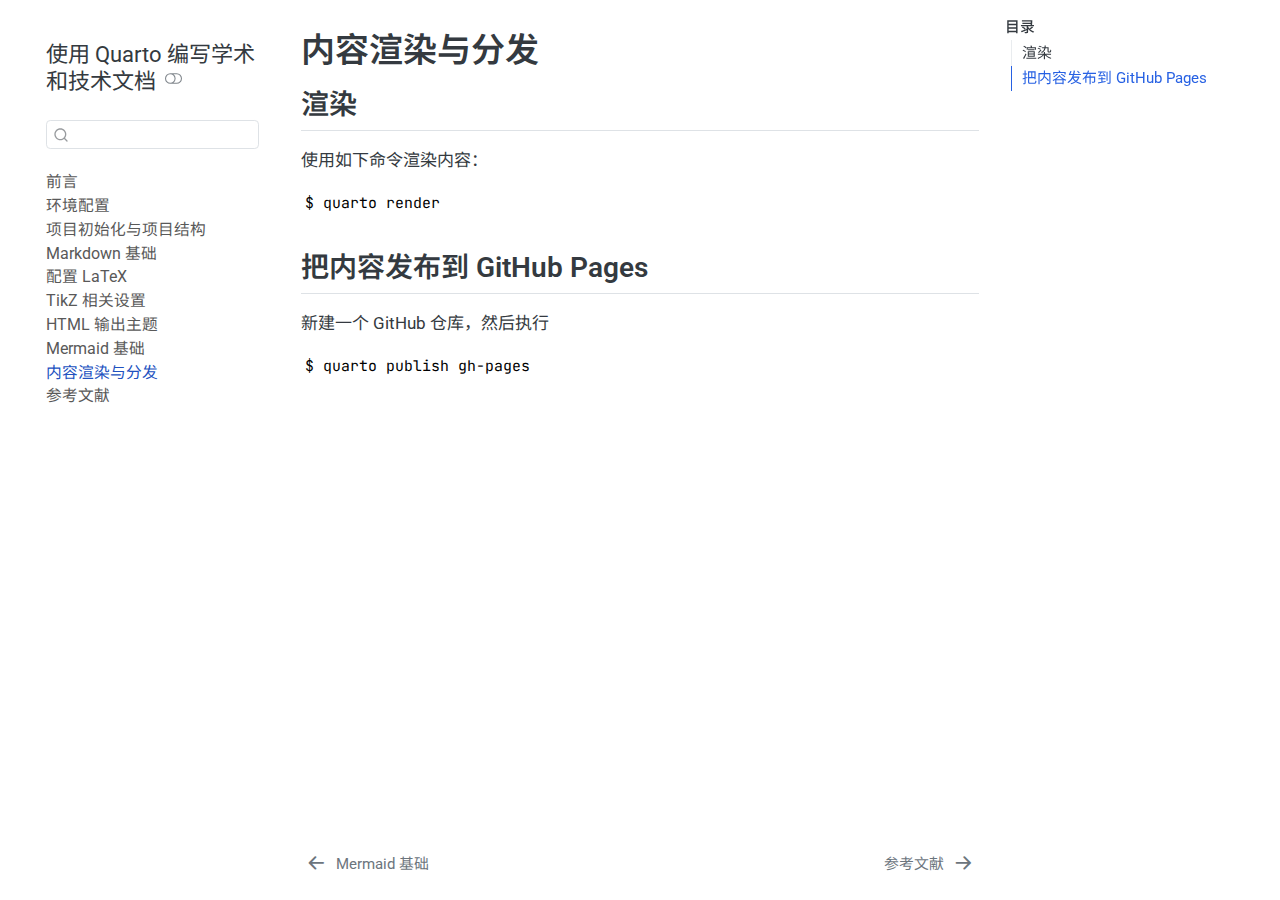
<file: publish.html>
<!DOCTYPE html>
<html xmlns="http://www.w3.org/1999/xhtml" lang="zh-CN" xml:lang="zh-CN"><head>

<meta charset="utf-8">
<meta name="generator" content="quarto-1.8.25">

<meta name="viewport" content="width=device-width, initial-scale=1.0, user-scalable=yes">


<title>内容渲染与分发 – 使用 Quarto 编写学术和技术文档</title>
<style>
code{white-space: pre-wrap;}
span.smallcaps{font-variant: small-caps;}
div.columns{display: flex; gap: min(4vw, 1.5em);}
div.column{flex: auto; overflow-x: auto;}
div.hanging-indent{margin-left: 1.5em; text-indent: -1.5em;}
ul.task-list{list-style: none;}
ul.task-list li input[type="checkbox"] {
  width: 0.8em;
  margin: 0 0.8em 0.2em -1em; /* quarto-specific, see https://github.com/quarto-dev/quarto-cli/issues/4556 */ 
  vertical-align: middle;
}
</style>


<script src="site_libs/quarto-nav/quarto-nav.js"></script>
<script src="site_libs/quarto-nav/headroom.min.js"></script>
<script src="site_libs/clipboard/clipboard.min.js"></script>
<script src="site_libs/quarto-search/autocomplete.umd.js"></script>
<script src="site_libs/quarto-search/fuse.min.js"></script>
<script src="site_libs/quarto-search/quarto-search.js"></script>
<meta name="quarto:offset" content="./">
<link href="./references.html" rel="next">
<link href="./mermaid.html" rel="prev">
<script src="site_libs/quarto-html/quarto.js" type="module"></script>
<script src="site_libs/quarto-html/tabsets/tabsets.js" type="module"></script>
<script src="site_libs/quarto-html/axe/axe-check.js" type="module"></script>
<script src="site_libs/quarto-html/popper.min.js"></script>
<script src="site_libs/quarto-html/tippy.umd.min.js"></script>
<script src="site_libs/quarto-html/anchor.min.js"></script>
<link href="site_libs/quarto-html/tippy.css" rel="stylesheet">
<link href="site_libs/quarto-html/quarto-syntax-highlighting-7b89279ff1a6dce999919e0e67d4d9ec.css" rel="stylesheet" class="quarto-color-scheme" id="quarto-text-highlighting-styles">
<link href="site_libs/quarto-html/quarto-syntax-highlighting-dark-707d8167ce6003fca903bfe2be84ab7f.css" rel="stylesheet" class="quarto-color-scheme quarto-color-alternate" id="quarto-text-highlighting-styles">
<link href="site_libs/quarto-html/quarto-syntax-highlighting-7b89279ff1a6dce999919e0e67d4d9ec.css" rel="stylesheet" class="quarto-color-scheme-extra" id="quarto-text-highlighting-styles">
<script src="site_libs/bootstrap/bootstrap.min.js"></script>
<link href="site_libs/bootstrap/bootstrap-icons.css" rel="stylesheet">
<link href="site_libs/bootstrap/bootstrap-eadfb6f413fa1af9ff8901c7e62fb73f.min.css" rel="stylesheet" append-hash="true" class="quarto-color-scheme" id="quarto-bootstrap" data-mode="light">
<link href="site_libs/bootstrap/bootstrap-dark-d21a6f202bce0cff4145454182eb937c.min.css" rel="stylesheet" append-hash="true" class="quarto-color-scheme quarto-color-alternate" id="quarto-bootstrap" data-mode="dark">
<link href="site_libs/bootstrap/bootstrap-eadfb6f413fa1af9ff8901c7e62fb73f.min.css" rel="stylesheet" append-hash="true" class="quarto-color-scheme-extra" id="quarto-bootstrap" data-mode="light">
<script id="quarto-search-options" type="application/json">{
  "location": "sidebar",
  "copy-button": false,
  "collapse-after": 3,
  "panel-placement": "start",
  "type": "textbox",
  "limit": 50,
  "keyboard-shortcut": [
    "f",
    "/",
    "s"
  ],
  "show-item-context": false,
  "language": {
    "search-no-results-text": "没有结果",
    "search-matching-documents-text": "匹配的文档",
    "search-copy-link-title": "复制搜索链接",
    "search-hide-matches-text": "隐藏其它匹配结果",
    "search-more-match-text": "更多匹配结果",
    "search-more-matches-text": "更多匹配结果",
    "search-clear-button-title": "清除",
    "search-text-placeholder": "",
    "search-detached-cancel-button-title": "取消",
    "search-submit-button-title": "提交",
    "search-label": "搜索"
  }
}</script>
<script>
window.MathJax = {
  tex: { inlineMath: [['$', '$'], ['\\(', '\\)']] },
  chtml: { scale: 0.80 }  // 1.0 = 100%, adjust as you wish
};
</script>


<link rel="stylesheet" href="format/custom.css">
</head>

<body class="nav-sidebar floating quarto-light"><script id="quarto-html-before-body" type="application/javascript">
    const toggleBodyColorMode = (bsSheetEl) => {
      const mode = bsSheetEl.getAttribute("data-mode");
      const bodyEl = window.document.querySelector("body");
      if (mode === "dark") {
        bodyEl.classList.add("quarto-dark");
        bodyEl.classList.remove("quarto-light");
      } else {
        bodyEl.classList.add("quarto-light");
        bodyEl.classList.remove("quarto-dark");
      }
    }
    const toggleBodyColorPrimary = () => {
      const bsSheetEl = window.document.querySelector("link#quarto-bootstrap:not([rel=disabled-stylesheet])");
      if (bsSheetEl) {
        toggleBodyColorMode(bsSheetEl);
      }
    }
    const setColorSchemeToggle = (alternate) => {
      const toggles = window.document.querySelectorAll('.quarto-color-scheme-toggle');
      for (let i=0; i < toggles.length; i++) {
        const toggle = toggles[i];
        if (toggle) {
          if (alternate) {
            toggle.classList.add("alternate");
          } else {
            toggle.classList.remove("alternate");
          }
        }
      }
    };
    const toggleColorMode = (alternate) => {
      // Switch the stylesheets
      const primaryStylesheets = window.document.querySelectorAll('link.quarto-color-scheme:not(.quarto-color-alternate)');
      const alternateStylesheets = window.document.querySelectorAll('link.quarto-color-scheme.quarto-color-alternate');
      manageTransitions('#quarto-margin-sidebar .nav-link', false);
      if (alternate) {
        // note: dark is layered on light, we don't disable primary!
        enableStylesheet(alternateStylesheets);
        for (const sheetNode of alternateStylesheets) {
          if (sheetNode.id === "quarto-bootstrap") {
            toggleBodyColorMode(sheetNode);
          }
        }
      } else {
        disableStylesheet(alternateStylesheets);
        enableStylesheet(primaryStylesheets)
        toggleBodyColorPrimary();
      }
      manageTransitions('#quarto-margin-sidebar .nav-link', true);
      // Switch the toggles
      setColorSchemeToggle(alternate)
      // Hack to workaround the fact that safari doesn't
      // properly recolor the scrollbar when toggling (#1455)
      if (navigator.userAgent.indexOf('Safari') > 0 && navigator.userAgent.indexOf('Chrome') == -1) {
        manageTransitions("body", false);
        window.scrollTo(0, 1);
        setTimeout(() => {
          window.scrollTo(0, 0);
          manageTransitions("body", true);
        }, 40);
      }
    }
    const disableStylesheet = (stylesheets) => {
      for (let i=0; i < stylesheets.length; i++) {
        const stylesheet = stylesheets[i];
        stylesheet.rel = 'disabled-stylesheet';
      }
    }
    const enableStylesheet = (stylesheets) => {
      for (let i=0; i < stylesheets.length; i++) {
        const stylesheet = stylesheets[i];
        if(stylesheet.rel !== 'stylesheet') { // for Chrome, which will still FOUC without this check
          stylesheet.rel = 'stylesheet';
        }
      }
    }
    const manageTransitions = (selector, allowTransitions) => {
      const els = window.document.querySelectorAll(selector);
      for (let i=0; i < els.length; i++) {
        const el = els[i];
        if (allowTransitions) {
          el.classList.remove('notransition');
        } else {
          el.classList.add('notransition');
        }
      }
    }
    const isFileUrl = () => {
      return window.location.protocol === 'file:';
    }
    const hasAlternateSentinel = () => {
      let styleSentinel = getColorSchemeSentinel();
      if (styleSentinel !== null) {
        return styleSentinel === "alternate";
      } else {
        return false;
      }
    }
    const setStyleSentinel = (alternate) => {
      const value = alternate ? "alternate" : "default";
      if (!isFileUrl()) {
        window.localStorage.setItem("quarto-color-scheme", value);
      } else {
        localAlternateSentinel = value;
      }
    }
    const getColorSchemeSentinel = () => {
      if (!isFileUrl()) {
        const storageValue = window.localStorage.getItem("quarto-color-scheme");
        return storageValue != null ? storageValue : localAlternateSentinel;
      } else {
        return localAlternateSentinel;
      }
    }
    const toggleGiscusIfUsed = (isAlternate, darkModeDefault) => {
      const baseTheme = document.querySelector('#giscus-base-theme')?.value ?? 'light';
      const alternateTheme = document.querySelector('#giscus-alt-theme')?.value ?? 'dark';
      let newTheme = '';
      if(authorPrefersDark) {
        newTheme = isAlternate ? baseTheme : alternateTheme;
      } else {
        newTheme = isAlternate ? alternateTheme : baseTheme;
      }
      const changeGiscusTheme = () => {
        // From: https://github.com/giscus/giscus/issues/336
        const sendMessage = (message) => {
          const iframe = document.querySelector('iframe.giscus-frame');
          if (!iframe) return;
          iframe.contentWindow.postMessage({ giscus: message }, 'https://giscus.app');
        }
        sendMessage({
          setConfig: {
            theme: newTheme
          }
        });
      }
      const isGiscussLoaded = window.document.querySelector('iframe.giscus-frame') !== null;
      if (isGiscussLoaded) {
        changeGiscusTheme();
      }
    };
    const authorPrefersDark = false;
    const queryPrefersDark = window.matchMedia('(prefers-color-scheme: dark)');
    const darkModeDefault = queryPrefersDark.matches;
      document.querySelector('link#quarto-text-highlighting-styles.quarto-color-scheme-extra').rel = 'disabled-stylesheet';
      document.querySelector('link#quarto-bootstrap.quarto-color-scheme-extra').rel = 'disabled-stylesheet';
    let localAlternateSentinel = darkModeDefault ? 'alternate' : 'default';
    // Dark / light mode switch
    window.quartoToggleColorScheme = () => {
      // Read the current dark / light value
      let toAlternate = !hasAlternateSentinel();
      toggleColorMode(toAlternate);
      setStyleSentinel(toAlternate);
      toggleGiscusIfUsed(toAlternate, darkModeDefault);
      window.dispatchEvent(new Event('resize'));
    };
    queryPrefersDark.addEventListener("change", e => {
      if(window.localStorage.getItem("quarto-color-scheme") !== null)
        return;
      const alternate = e.matches
      toggleColorMode(alternate);
      localAlternateSentinel = e.matches ? 'alternate' : 'default'; // this is used alongside local storage!
      toggleGiscusIfUsed(alternate, darkModeDefault);
    });
    // Switch to dark mode if need be
    if (hasAlternateSentinel()) {
      toggleColorMode(true);
    } else {
      toggleColorMode(false);
    }
  </script>

<div id="quarto-search-results"></div>
  <header id="quarto-header" class="headroom fixed-top">
  <nav class="quarto-secondary-nav">
    <div class="container-fluid d-flex">
      <button type="button" class="quarto-btn-toggle btn" data-bs-toggle="collapse" role="button" data-bs-target=".quarto-sidebar-collapse-item" aria-controls="quarto-sidebar" aria-expanded="false" aria-label="展开或折叠侧边栏导航" onclick="if (window.quartoToggleHeadroom) { window.quartoToggleHeadroom(); }">
        <i class="bi bi-layout-text-sidebar-reverse"></i>
      </button>
        <nav class="quarto-page-breadcrumbs" aria-label="breadcrumb"><ol class="breadcrumb"><li class="breadcrumb-item"><a href="./publish.html"><span class="chapter-title">内容渲染与分发</span></a></li></ol></nav>
        <a class="flex-grow-1" role="navigation" data-bs-toggle="collapse" data-bs-target=".quarto-sidebar-collapse-item" aria-controls="quarto-sidebar" aria-expanded="false" aria-label="展开或折叠侧边栏导航" onclick="if (window.quartoToggleHeadroom) { window.quartoToggleHeadroom(); }">      
        </a>
      <button type="button" class="btn quarto-search-button" aria-label="搜索" onclick="window.quartoOpenSearch();">
        <i class="bi bi-search"></i>
      </button>
    </div>
  </nav>
</header>
<!-- content -->
<div id="quarto-content" class="quarto-container page-columns page-rows-contents page-layout-article">
<!-- sidebar -->
  <nav id="quarto-sidebar" class="sidebar collapse collapse-horizontal quarto-sidebar-collapse-item sidebar-navigation floating overflow-auto">
    <div class="pt-lg-2 mt-2 text-left sidebar-header sidebar-header-stacked">
      <a href="./index.html" class="sidebar-logo-link">
      </a>
    <div class="sidebar-title mb-0 py-0">
      <a href="./">使用 Quarto 编写学术和技术文档</a> 
        <div class="sidebar-tools-main">
  <a href="" class="quarto-color-scheme-toggle quarto-navigation-tool  px-1" onclick="window.quartoToggleColorScheme(); return false;" title="切换深色模式"><i class="bi"></i></a>
</div>
    </div>
      </div>
        <div class="mt-2 flex-shrink-0 align-items-center">
        <div class="sidebar-search">
        <div id="quarto-search" class="" title="搜索"></div>
        </div>
        </div>
    <div class="sidebar-menu-container"> 
    <ul class="list-unstyled mt-1">
        <li class="sidebar-item">
  <div class="sidebar-item-container"> 
  <a href="./index.html" class="sidebar-item-text sidebar-link">
 <span class="menu-text">前言</span></a>
  </div>
</li>
        <li class="sidebar-item">
  <div class="sidebar-item-container"> 
  <a href="./intro.html" class="sidebar-item-text sidebar-link"><span class="chapter-title">环境配置</span></a>
  </div>
</li>
        <li class="sidebar-item">
  <div class="sidebar-item-container"> 
  <a href="./init-project.html" class="sidebar-item-text sidebar-link"><span class="chapter-title">项目初始化与项目结构</span></a>
  </div>
</li>
        <li class="sidebar-item">
  <div class="sidebar-item-container"> 
  <a href="./markdown-basic.html" class="sidebar-item-text sidebar-link"><span class="chapter-title">Markdown 基础</span></a>
  </div>
</li>
        <li class="sidebar-item">
  <div class="sidebar-item-container"> 
  <a href="./latex-config.html" class="sidebar-item-text sidebar-link"><span class="chapter-title">配置 LaTeX</span></a>
  </div>
</li>
        <li class="sidebar-item">
  <div class="sidebar-item-container"> 
  <a href="./tikz-related-settings.html" class="sidebar-item-text sidebar-link"><span class="chapter-title">TikZ 相关设置</span></a>
  </div>
</li>
        <li class="sidebar-item">
  <div class="sidebar-item-container"> 
  <a href="./theme.html" class="sidebar-item-text sidebar-link"><span class="chapter-title">HTML 输出主题</span></a>
  </div>
</li>
        <li class="sidebar-item">
  <div class="sidebar-item-container"> 
  <a href="./mermaid.html" class="sidebar-item-text sidebar-link"><span class="chapter-title">Mermaid 基础</span></a>
  </div>
</li>
        <li class="sidebar-item">
  <div class="sidebar-item-container"> 
  <a href="./publish.html" class="sidebar-item-text sidebar-link active"><span class="chapter-title">内容渲染与分发</span></a>
  </div>
</li>
        <li class="sidebar-item">
  <div class="sidebar-item-container"> 
  <a href="./references.html" class="sidebar-item-text sidebar-link">
 <span class="menu-text">参考文献</span></a>
  </div>
</li>
    </ul>
    </div>
</nav>
<div id="quarto-sidebar-glass" class="quarto-sidebar-collapse-item" data-bs-toggle="collapse" data-bs-target=".quarto-sidebar-collapse-item"></div>
<!-- margin-sidebar -->
    <div id="quarto-margin-sidebar" class="sidebar margin-sidebar">
        <nav id="TOC" role="doc-toc" class="toc-active">
    <h2 id="toc-title">目录</h2>
   
  <ul>
  <li><a href="#渲染" id="toc-渲染" class="nav-link active" data-scroll-target="#渲染">渲染</a></li>
  <li><a href="#把内容发布到-github-pages" id="toc-把内容发布到-github-pages" class="nav-link" data-scroll-target="#把内容发布到-github-pages">把内容发布到 GitHub Pages</a></li>
  </ul>
</nav>
    </div>
<!-- main -->
<main class="content" id="quarto-document-content">


<header id="title-block-header" class="quarto-title-block default">
<div class="quarto-title">
<h1 class="title"><span class="chapter-title">内容渲染与分发</span></h1>
</div>



<div class="quarto-title-meta">

    
  
    
  </div>
  


</header>


<section id="渲染" class="level2">
<h2 class="anchored" data-anchor-id="渲染">渲染</h2>
<p>使用如下命令渲染内容：</p>
<pre><code>$ quarto render</code></pre>
</section>
<section id="把内容发布到-github-pages" class="level2">
<h2 class="anchored" data-anchor-id="把内容发布到-github-pages">把内容发布到 GitHub Pages</h2>
<p>新建一个 GitHub 仓库，然后执行</p>
<pre><code>$ quarto publish gh-pages</code></pre>


</section>

</main> <!-- /main -->
<script id="quarto-html-after-body" type="application/javascript">
  window.document.addEventListener("DOMContentLoaded", function (event) {
    // Ensure there is a toggle, if there isn't float one in the top right
    if (window.document.querySelector('.quarto-color-scheme-toggle') === null) {
      const a = window.document.createElement('a');
      a.classList.add('top-right');
      a.classList.add('quarto-color-scheme-toggle');
      a.href = "";
      a.onclick = function() { try { window.quartoToggleColorScheme(); } catch {} return false; };
      const i = window.document.createElement("i");
      i.classList.add('bi');
      a.appendChild(i);
      window.document.body.appendChild(a);
    }
    setColorSchemeToggle(hasAlternateSentinel())
    const icon = "";
    const anchorJS = new window.AnchorJS();
    anchorJS.options = {
      placement: 'right',
      icon: icon
    };
    anchorJS.add('.anchored');
    const isCodeAnnotation = (el) => {
      for (const clz of el.classList) {
        if (clz.startsWith('code-annotation-')) {                     
          return true;
        }
      }
      return false;
    }
    const onCopySuccess = function(e) {
      // button target
      const button = e.trigger;
      // don't keep focus
      button.blur();
      // flash "checked"
      button.classList.add('code-copy-button-checked');
      var currentTitle = button.getAttribute("title");
      button.setAttribute("title", "已复制");
      let tooltip;
      if (window.bootstrap) {
        button.setAttribute("data-bs-toggle", "tooltip");
        button.setAttribute("data-bs-placement", "left");
        button.setAttribute("data-bs-title", "已复制");
        tooltip = new bootstrap.Tooltip(button, 
          { trigger: "manual", 
            customClass: "code-copy-button-tooltip",
            offset: [0, -8]});
        tooltip.show();    
      }
      setTimeout(function() {
        if (tooltip) {
          tooltip.hide();
          button.removeAttribute("data-bs-title");
          button.removeAttribute("data-bs-toggle");
          button.removeAttribute("data-bs-placement");
        }
        button.setAttribute("title", currentTitle);
        button.classList.remove('code-copy-button-checked');
      }, 1000);
      // clear code selection
      e.clearSelection();
    }
    const getTextToCopy = function(trigger) {
      const outerScaffold = trigger.parentElement.cloneNode(true);
      const codeEl = outerScaffold.querySelector('code');
      for (const childEl of codeEl.children) {
        if (isCodeAnnotation(childEl)) {
          childEl.remove();
        }
      }
      return codeEl.innerText;
    }
    const clipboard = new window.ClipboardJS('.code-copy-button:not([data-in-quarto-modal])', {
      text: getTextToCopy
    });
    clipboard.on('success', onCopySuccess);
    if (window.document.getElementById('quarto-embedded-source-code-modal')) {
      const clipboardModal = new window.ClipboardJS('.code-copy-button[data-in-quarto-modal]', {
        text: getTextToCopy,
        container: window.document.getElementById('quarto-embedded-source-code-modal')
      });
      clipboardModal.on('success', onCopySuccess);
    }
      var localhostRegex = new RegExp(/^(?:http|https):\/\/localhost\:?[0-9]*\//);
      var mailtoRegex = new RegExp(/^mailto:/);
        var filterRegex = new RegExp('/' + window.location.host + '/');
      var isInternal = (href) => {
          return filterRegex.test(href) || localhostRegex.test(href) || mailtoRegex.test(href);
      }
      // Inspect non-navigation links and adorn them if external
     var links = window.document.querySelectorAll('a[href]:not(.nav-link):not(.navbar-brand):not(.toc-action):not(.sidebar-link):not(.sidebar-item-toggle):not(.pagination-link):not(.no-external):not([aria-hidden]):not(.dropdown-item):not(.quarto-navigation-tool):not(.about-link)');
      for (var i=0; i<links.length; i++) {
        const link = links[i];
        if (!isInternal(link.href)) {
          // undo the damage that might have been done by quarto-nav.js in the case of
          // links that we want to consider external
          if (link.dataset.originalHref !== undefined) {
            link.href = link.dataset.originalHref;
          }
        }
      }
    function tippyHover(el, contentFn, onTriggerFn, onUntriggerFn) {
      const config = {
        allowHTML: true,
        maxWidth: 500,
        delay: 100,
        arrow: false,
        appendTo: function(el) {
            return el.parentElement;
        },
        interactive: true,
        interactiveBorder: 10,
        theme: 'quarto',
        placement: 'bottom-start',
      };
      if (contentFn) {
        config.content = contentFn;
      }
      if (onTriggerFn) {
        config.onTrigger = onTriggerFn;
      }
      if (onUntriggerFn) {
        config.onUntrigger = onUntriggerFn;
      }
      window.tippy(el, config); 
    }
    const noterefs = window.document.querySelectorAll('a[role="doc-noteref"]');
    for (var i=0; i<noterefs.length; i++) {
      const ref = noterefs[i];
      tippyHover(ref, function() {
        // use id or data attribute instead here
        let href = ref.getAttribute('data-footnote-href') || ref.getAttribute('href');
        try { href = new URL(href).hash; } catch {}
        const id = href.replace(/^#\/?/, "");
        const note = window.document.getElementById(id);
        if (note) {
          return note.innerHTML;
        } else {
          return "";
        }
      });
    }
    const xrefs = window.document.querySelectorAll('a.quarto-xref');
    const processXRef = (id, note) => {
      // Strip column container classes
      const stripColumnClz = (el) => {
        el.classList.remove("page-full", "page-columns");
        if (el.children) {
          for (const child of el.children) {
            stripColumnClz(child);
          }
        }
      }
      stripColumnClz(note)
      if (id === null || id.startsWith('sec-')) {
        // Special case sections, only their first couple elements
        const container = document.createElement("div");
        if (note.children && note.children.length > 2) {
          container.appendChild(note.children[0].cloneNode(true));
          for (let i = 1; i < note.children.length; i++) {
            const child = note.children[i];
            if (child.tagName === "P" && child.innerText === "") {
              continue;
            } else {
              container.appendChild(child.cloneNode(true));
              break;
            }
          }
          if (window.Quarto?.typesetMath) {
            window.Quarto.typesetMath(container);
          }
          return container.innerHTML
        } else {
          if (window.Quarto?.typesetMath) {
            window.Quarto.typesetMath(note);
          }
          return note.innerHTML;
        }
      } else {
        // Remove any anchor links if they are present
        const anchorLink = note.querySelector('a.anchorjs-link');
        if (anchorLink) {
          anchorLink.remove();
        }
        if (window.Quarto?.typesetMath) {
          window.Quarto.typesetMath(note);
        }
        if (note.classList.contains("callout")) {
          return note.outerHTML;
        } else {
          return note.innerHTML;
        }
      }
    }
    for (var i=0; i<xrefs.length; i++) {
      const xref = xrefs[i];
      tippyHover(xref, undefined, function(instance) {
        instance.disable();
        let url = xref.getAttribute('href');
        let hash = undefined; 
        if (url.startsWith('#')) {
          hash = url;
        } else {
          try { hash = new URL(url).hash; } catch {}
        }
        if (hash) {
          const id = hash.replace(/^#\/?/, "");
          const note = window.document.getElementById(id);
          if (note !== null) {
            try {
              const html = processXRef(id, note.cloneNode(true));
              instance.setContent(html);
            } finally {
              instance.enable();
              instance.show();
            }
          } else {
            // See if we can fetch this
            fetch(url.split('#')[0])
            .then(res => res.text())
            .then(html => {
              const parser = new DOMParser();
              const htmlDoc = parser.parseFromString(html, "text/html");
              const note = htmlDoc.getElementById(id);
              if (note !== null) {
                const html = processXRef(id, note);
                instance.setContent(html);
              } 
            }).finally(() => {
              instance.enable();
              instance.show();
            });
          }
        } else {
          // See if we can fetch a full url (with no hash to target)
          // This is a special case and we should probably do some content thinning / targeting
          fetch(url)
          .then(res => res.text())
          .then(html => {
            const parser = new DOMParser();
            const htmlDoc = parser.parseFromString(html, "text/html");
            const note = htmlDoc.querySelector('main.content');
            if (note !== null) {
              // This should only happen for chapter cross references
              // (since there is no id in the URL)
              // remove the first header
              if (note.children.length > 0 && note.children[0].tagName === "HEADER") {
                note.children[0].remove();
              }
              const html = processXRef(null, note);
              instance.setContent(html);
            } 
          }).finally(() => {
            instance.enable();
            instance.show();
          });
        }
      }, function(instance) {
      });
    }
        let selectedAnnoteEl;
        const selectorForAnnotation = ( cell, annotation) => {
          let cellAttr = 'data-code-cell="' + cell + '"';
          let lineAttr = 'data-code-annotation="' +  annotation + '"';
          const selector = 'span[' + cellAttr + '][' + lineAttr + ']';
          return selector;
        }
        const selectCodeLines = (annoteEl) => {
          const doc = window.document;
          const targetCell = annoteEl.getAttribute("data-target-cell");
          const targetAnnotation = annoteEl.getAttribute("data-target-annotation");
          const annoteSpan = window.document.querySelector(selectorForAnnotation(targetCell, targetAnnotation));
          const lines = annoteSpan.getAttribute("data-code-lines").split(",");
          const lineIds = lines.map((line) => {
            return targetCell + "-" + line;
          })
          let top = null;
          let height = null;
          let parent = null;
          if (lineIds.length > 0) {
              //compute the position of the single el (top and bottom and make a div)
              const el = window.document.getElementById(lineIds[0]);
              top = el.offsetTop;
              height = el.offsetHeight;
              parent = el.parentElement.parentElement;
            if (lineIds.length > 1) {
              const lastEl = window.document.getElementById(lineIds[lineIds.length - 1]);
              const bottom = lastEl.offsetTop + lastEl.offsetHeight;
              height = bottom - top;
            }
            if (top !== null && height !== null && parent !== null) {
              // cook up a div (if necessary) and position it 
              let div = window.document.getElementById("code-annotation-line-highlight");
              if (div === null) {
                div = window.document.createElement("div");
                div.setAttribute("id", "code-annotation-line-highlight");
                div.style.position = 'absolute';
                parent.appendChild(div);
              }
              div.style.top = top - 2 + "px";
              div.style.height = height + 4 + "px";
              div.style.left = 0;
              let gutterDiv = window.document.getElementById("code-annotation-line-highlight-gutter");
              if (gutterDiv === null) {
                gutterDiv = window.document.createElement("div");
                gutterDiv.setAttribute("id", "code-annotation-line-highlight-gutter");
                gutterDiv.style.position = 'absolute';
                const codeCell = window.document.getElementById(targetCell);
                const gutter = codeCell.querySelector('.code-annotation-gutter');
                gutter.appendChild(gutterDiv);
              }
              gutterDiv.style.top = top - 2 + "px";
              gutterDiv.style.height = height + 4 + "px";
            }
            selectedAnnoteEl = annoteEl;
          }
        };
        const unselectCodeLines = () => {
          const elementsIds = ["code-annotation-line-highlight", "code-annotation-line-highlight-gutter"];
          elementsIds.forEach((elId) => {
            const div = window.document.getElementById(elId);
            if (div) {
              div.remove();
            }
          });
          selectedAnnoteEl = undefined;
        };
          // Handle positioning of the toggle
      window.addEventListener(
        "resize",
        throttle(() => {
          elRect = undefined;
          if (selectedAnnoteEl) {
            selectCodeLines(selectedAnnoteEl);
          }
        }, 10)
      );
      function throttle(fn, ms) {
      let throttle = false;
      let timer;
        return (...args) => {
          if(!throttle) { // first call gets through
              fn.apply(this, args);
              throttle = true;
          } else { // all the others get throttled
              if(timer) clearTimeout(timer); // cancel #2
              timer = setTimeout(() => {
                fn.apply(this, args);
                timer = throttle = false;
              }, ms);
          }
        };
      }
        // Attach click handler to the DT
        const annoteDls = window.document.querySelectorAll('dt[data-target-cell]');
        for (const annoteDlNode of annoteDls) {
          annoteDlNode.addEventListener('click', (event) => {
            const clickedEl = event.target;
            if (clickedEl !== selectedAnnoteEl) {
              unselectCodeLines();
              const activeEl = window.document.querySelector('dt[data-target-cell].code-annotation-active');
              if (activeEl) {
                activeEl.classList.remove('code-annotation-active');
              }
              selectCodeLines(clickedEl);
              clickedEl.classList.add('code-annotation-active');
            } else {
              // Unselect the line
              unselectCodeLines();
              clickedEl.classList.remove('code-annotation-active');
            }
          });
        }
    const findCites = (el) => {
      const parentEl = el.parentElement;
      if (parentEl) {
        const cites = parentEl.dataset.cites;
        if (cites) {
          return {
            el,
            cites: cites.split(' ')
          };
        } else {
          return findCites(el.parentElement)
        }
      } else {
        return undefined;
      }
    };
    var bibliorefs = window.document.querySelectorAll('a[role="doc-biblioref"]');
    for (var i=0; i<bibliorefs.length; i++) {
      const ref = bibliorefs[i];
      const citeInfo = findCites(ref);
      if (citeInfo) {
        tippyHover(citeInfo.el, function() {
          var popup = window.document.createElement('div');
          citeInfo.cites.forEach(function(cite) {
            var citeDiv = window.document.createElement('div');
            citeDiv.classList.add('hanging-indent');
            citeDiv.classList.add('csl-entry');
            var biblioDiv = window.document.getElementById('ref-' + cite);
            if (biblioDiv) {
              citeDiv.innerHTML = biblioDiv.innerHTML;
            }
            popup.appendChild(citeDiv);
          });
          return popup.innerHTML;
        });
      }
    }
  });
  </script>
<nav class="page-navigation">
  <div class="nav-page nav-page-previous">
      <a href="./mermaid.html" class="pagination-link" aria-label="Mermaid 基础">
        <i class="bi bi-arrow-left-short"></i> <span class="nav-page-text"><span class="chapter-title">Mermaid 基础</span></span>
      </a>          
  </div>
  <div class="nav-page nav-page-next">
      <a href="./references.html" class="pagination-link" aria-label="参考文献">
        <span class="nav-page-text">参考文献</span> <i class="bi bi-arrow-right-short"></i>
      </a>
  </div>
</nav>
</div> <!-- /content -->




</body></html>
</file>
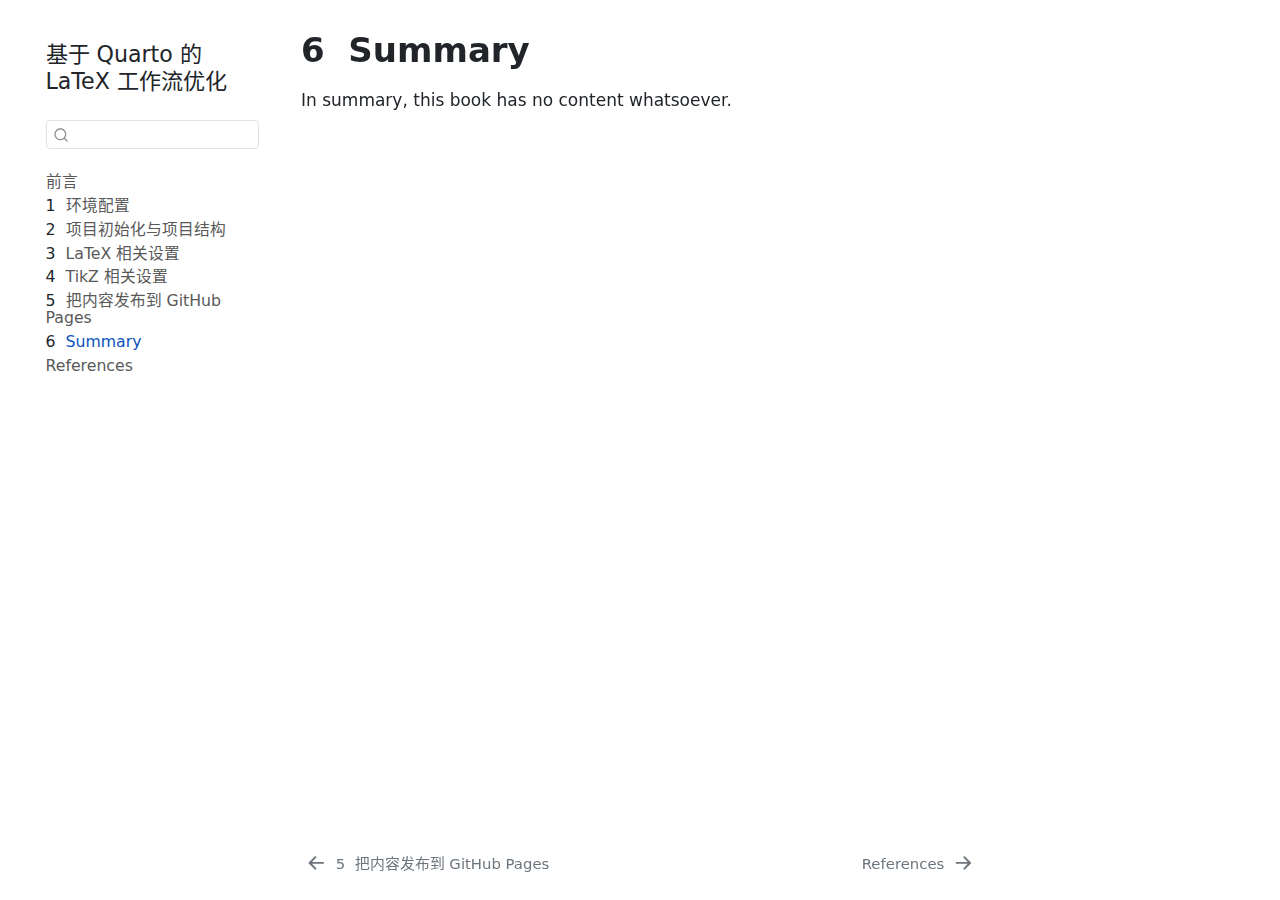
<file: summary.html>
<!DOCTYPE html>
<html xmlns="http://www.w3.org/1999/xhtml" lang="zh-CN" xml:lang="zh-CN"><head>

<meta charset="utf-8">
<meta name="generator" content="quarto-1.8.25">

<meta name="viewport" content="width=device-width, initial-scale=1.0, user-scalable=yes">


<title>6&nbsp; Summary – 基于 Quarto 的 LaTeX 工作流优化</title>
<style>
code{white-space: pre-wrap;}
span.smallcaps{font-variant: small-caps;}
div.columns{display: flex; gap: min(4vw, 1.5em);}
div.column{flex: auto; overflow-x: auto;}
div.hanging-indent{margin-left: 1.5em; text-indent: -1.5em;}
ul.task-list{list-style: none;}
ul.task-list li input[type="checkbox"] {
  width: 0.8em;
  margin: 0 0.8em 0.2em -1em; /* quarto-specific, see https://github.com/quarto-dev/quarto-cli/issues/4556 */ 
  vertical-align: middle;
}
</style>


<script src="site_libs/quarto-nav/quarto-nav.js"></script>
<script src="site_libs/quarto-nav/headroom.min.js"></script>
<script src="site_libs/clipboard/clipboard.min.js"></script>
<script src="site_libs/quarto-search/autocomplete.umd.js"></script>
<script src="site_libs/quarto-search/fuse.min.js"></script>
<script src="site_libs/quarto-search/quarto-search.js"></script>
<meta name="quarto:offset" content="./">
<link href="./references.html" rel="next">
<link href="./publish.html" rel="prev">
<script src="site_libs/quarto-html/quarto.js" type="module"></script>
<script src="site_libs/quarto-html/tabsets/tabsets.js" type="module"></script>
<script src="site_libs/quarto-html/axe/axe-check.js" type="module"></script>
<script src="site_libs/quarto-html/popper.min.js"></script>
<script src="site_libs/quarto-html/tippy.umd.min.js"></script>
<script src="site_libs/quarto-html/anchor.min.js"></script>
<link href="site_libs/quarto-html/tippy.css" rel="stylesheet">
<link href="site_libs/quarto-html/quarto-syntax-highlighting-7b89279ff1a6dce999919e0e67d4d9ec.css" rel="stylesheet" id="quarto-text-highlighting-styles">
<script src="site_libs/bootstrap/bootstrap.min.js"></script>
<link href="site_libs/bootstrap/bootstrap-icons.css" rel="stylesheet">
<link href="site_libs/bootstrap/bootstrap-99913b7803b80b0c1d2b970a25816663.min.css" rel="stylesheet" append-hash="true" id="quarto-bootstrap" data-mode="light">
<script id="quarto-search-options" type="application/json">{
  "location": "sidebar",
  "copy-button": false,
  "collapse-after": 3,
  "panel-placement": "start",
  "type": "textbox",
  "limit": 50,
  "keyboard-shortcut": [
    "f",
    "/",
    "s"
  ],
  "show-item-context": false,
  "language": {
    "search-no-results-text": "没有结果",
    "search-matching-documents-text": "匹配的文档",
    "search-copy-link-title": "复制搜索链接",
    "search-hide-matches-text": "隐藏其它匹配结果",
    "search-more-match-text": "更多匹配结果",
    "search-more-matches-text": "更多匹配结果",
    "search-clear-button-title": "清除",
    "search-text-placeholder": "",
    "search-detached-cancel-button-title": "取消",
    "search-submit-button-title": "提交",
    "search-label": "搜索"
  }
}</script>


</head>

<body class="nav-sidebar floating quarto-light">

<div id="quarto-search-results"></div>
  <header id="quarto-header" class="headroom fixed-top">
  <nav class="quarto-secondary-nav">
    <div class="container-fluid d-flex">
      <button type="button" class="quarto-btn-toggle btn" data-bs-toggle="collapse" role="button" data-bs-target=".quarto-sidebar-collapse-item" aria-controls="quarto-sidebar" aria-expanded="false" aria-label="展开或折叠侧边栏导航" onclick="if (window.quartoToggleHeadroom) { window.quartoToggleHeadroom(); }">
        <i class="bi bi-layout-text-sidebar-reverse"></i>
      </button>
        <nav class="quarto-page-breadcrumbs" aria-label="breadcrumb"><ol class="breadcrumb"><li class="breadcrumb-item"><a href="./summary.html"><span class="chapter-number">6</span>&nbsp; <span class="chapter-title">Summary</span></a></li></ol></nav>
        <a class="flex-grow-1" role="navigation" data-bs-toggle="collapse" data-bs-target=".quarto-sidebar-collapse-item" aria-controls="quarto-sidebar" aria-expanded="false" aria-label="展开或折叠侧边栏导航" onclick="if (window.quartoToggleHeadroom) { window.quartoToggleHeadroom(); }">      
        </a>
      <button type="button" class="btn quarto-search-button" aria-label="搜索" onclick="window.quartoOpenSearch();">
        <i class="bi bi-search"></i>
      </button>
    </div>
  </nav>
</header>
<!-- content -->
<div id="quarto-content" class="quarto-container page-columns page-rows-contents page-layout-article">
<!-- sidebar -->
  <nav id="quarto-sidebar" class="sidebar collapse collapse-horizontal quarto-sidebar-collapse-item sidebar-navigation floating overflow-auto">
    <div class="pt-lg-2 mt-2 text-left sidebar-header sidebar-header-stacked">
      <a href="./index.html" class="sidebar-logo-link">
      </a>
    <div class="sidebar-title mb-0 py-0">
      <a href="./">基于 Quarto 的 LaTeX 工作流优化</a> 
    </div>
      </div>
        <div class="mt-2 flex-shrink-0 align-items-center">
        <div class="sidebar-search">
        <div id="quarto-search" class="" title="搜索"></div>
        </div>
        </div>
    <div class="sidebar-menu-container"> 
    <ul class="list-unstyled mt-1">
        <li class="sidebar-item">
  <div class="sidebar-item-container"> 
  <a href="./index.html" class="sidebar-item-text sidebar-link">
 <span class="menu-text">前言</span></a>
  </div>
</li>
        <li class="sidebar-item">
  <div class="sidebar-item-container"> 
  <a href="./intro.html" class="sidebar-item-text sidebar-link">
 <span class="menu-text"><span class="chapter-number">1</span>&nbsp; <span class="chapter-title">环境配置</span></span></a>
  </div>
</li>
        <li class="sidebar-item">
  <div class="sidebar-item-container"> 
  <a href="./project-initiation-and-structure.html" class="sidebar-item-text sidebar-link">
 <span class="menu-text"><span class="chapter-number">2</span>&nbsp; <span class="chapter-title">项目初始化与项目结构</span></span></a>
  </div>
</li>
        <li class="sidebar-item">
  <div class="sidebar-item-container"> 
  <a href="./latex-related-settings.html" class="sidebar-item-text sidebar-link">
 <span class="menu-text"><span class="chapter-number">3</span>&nbsp; <span class="chapter-title">LaTeX 相关设置</span></span></a>
  </div>
</li>
        <li class="sidebar-item">
  <div class="sidebar-item-container"> 
  <a href="./tikz-related-settings.html" class="sidebar-item-text sidebar-link">
 <span class="menu-text"><span class="chapter-number">4</span>&nbsp; <span class="chapter-title">TikZ 相关设置</span></span></a>
  </div>
</li>
        <li class="sidebar-item">
  <div class="sidebar-item-container"> 
  <a href="./publish.html" class="sidebar-item-text sidebar-link">
 <span class="menu-text"><span class="chapter-number">5</span>&nbsp; <span class="chapter-title">把内容发布到 GitHub Pages</span></span></a>
  </div>
</li>
        <li class="sidebar-item">
  <div class="sidebar-item-container"> 
  <a href="./summary.html" class="sidebar-item-text sidebar-link active">
 <span class="menu-text"><span class="chapter-number">6</span>&nbsp; <span class="chapter-title">Summary</span></span></a>
  </div>
</li>
        <li class="sidebar-item">
  <div class="sidebar-item-container"> 
  <a href="./references.html" class="sidebar-item-text sidebar-link">
 <span class="menu-text">References</span></a>
  </div>
</li>
    </ul>
    </div>
</nav>
<div id="quarto-sidebar-glass" class="quarto-sidebar-collapse-item" data-bs-toggle="collapse" data-bs-target=".quarto-sidebar-collapse-item"></div>
<!-- margin-sidebar -->
    <div id="quarto-margin-sidebar" class="sidebar margin-sidebar zindex-bottom">
        
    </div>
<!-- main -->
<main class="content" id="quarto-document-content">

<header id="title-block-header" class="quarto-title-block default">
<div class="quarto-title">
<h1 class="title"><span class="chapter-number">6</span>&nbsp; <span class="chapter-title">Summary</span></h1>
</div>



<div class="quarto-title-meta">

    
  
    
  </div>
  


</header>


<p>In summary, this book has no content whatsoever.</p>



</main> <!-- /main -->
<script id="quarto-html-after-body" type="application/javascript">
  window.document.addEventListener("DOMContentLoaded", function (event) {
    const icon = "";
    const anchorJS = new window.AnchorJS();
    anchorJS.options = {
      placement: 'right',
      icon: icon
    };
    anchorJS.add('.anchored');
    const isCodeAnnotation = (el) => {
      for (const clz of el.classList) {
        if (clz.startsWith('code-annotation-')) {                     
          return true;
        }
      }
      return false;
    }
    const onCopySuccess = function(e) {
      // button target
      const button = e.trigger;
      // don't keep focus
      button.blur();
      // flash "checked"
      button.classList.add('code-copy-button-checked');
      var currentTitle = button.getAttribute("title");
      button.setAttribute("title", "已复制");
      let tooltip;
      if (window.bootstrap) {
        button.setAttribute("data-bs-toggle", "tooltip");
        button.setAttribute("data-bs-placement", "left");
        button.setAttribute("data-bs-title", "已复制");
        tooltip = new bootstrap.Tooltip(button, 
          { trigger: "manual", 
            customClass: "code-copy-button-tooltip",
            offset: [0, -8]});
        tooltip.show();    
      }
      setTimeout(function() {
        if (tooltip) {
          tooltip.hide();
          button.removeAttribute("data-bs-title");
          button.removeAttribute("data-bs-toggle");
          button.removeAttribute("data-bs-placement");
        }
        button.setAttribute("title", currentTitle);
        button.classList.remove('code-copy-button-checked');
      }, 1000);
      // clear code selection
      e.clearSelection();
    }
    const getTextToCopy = function(trigger) {
      const outerScaffold = trigger.parentElement.cloneNode(true);
      const codeEl = outerScaffold.querySelector('code');
      for (const childEl of codeEl.children) {
        if (isCodeAnnotation(childEl)) {
          childEl.remove();
        }
      }
      return codeEl.innerText;
    }
    const clipboard = new window.ClipboardJS('.code-copy-button:not([data-in-quarto-modal])', {
      text: getTextToCopy
    });
    clipboard.on('success', onCopySuccess);
    if (window.document.getElementById('quarto-embedded-source-code-modal')) {
      const clipboardModal = new window.ClipboardJS('.code-copy-button[data-in-quarto-modal]', {
        text: getTextToCopy,
        container: window.document.getElementById('quarto-embedded-source-code-modal')
      });
      clipboardModal.on('success', onCopySuccess);
    }
      var localhostRegex = new RegExp(/^(?:http|https):\/\/localhost\:?[0-9]*\//);
      var mailtoRegex = new RegExp(/^mailto:/);
        var filterRegex = new RegExp('/' + window.location.host + '/');
      var isInternal = (href) => {
          return filterRegex.test(href) || localhostRegex.test(href) || mailtoRegex.test(href);
      }
      // Inspect non-navigation links and adorn them if external
     var links = window.document.querySelectorAll('a[href]:not(.nav-link):not(.navbar-brand):not(.toc-action):not(.sidebar-link):not(.sidebar-item-toggle):not(.pagination-link):not(.no-external):not([aria-hidden]):not(.dropdown-item):not(.quarto-navigation-tool):not(.about-link)');
      for (var i=0; i<links.length; i++) {
        const link = links[i];
        if (!isInternal(link.href)) {
          // undo the damage that might have been done by quarto-nav.js in the case of
          // links that we want to consider external
          if (link.dataset.originalHref !== undefined) {
            link.href = link.dataset.originalHref;
          }
        }
      }
    function tippyHover(el, contentFn, onTriggerFn, onUntriggerFn) {
      const config = {
        allowHTML: true,
        maxWidth: 500,
        delay: 100,
        arrow: false,
        appendTo: function(el) {
            return el.parentElement;
        },
        interactive: true,
        interactiveBorder: 10,
        theme: 'quarto',
        placement: 'bottom-start',
      };
      if (contentFn) {
        config.content = contentFn;
      }
      if (onTriggerFn) {
        config.onTrigger = onTriggerFn;
      }
      if (onUntriggerFn) {
        config.onUntrigger = onUntriggerFn;
      }
      window.tippy(el, config); 
    }
    const noterefs = window.document.querySelectorAll('a[role="doc-noteref"]');
    for (var i=0; i<noterefs.length; i++) {
      const ref = noterefs[i];
      tippyHover(ref, function() {
        // use id or data attribute instead here
        let href = ref.getAttribute('data-footnote-href') || ref.getAttribute('href');
        try { href = new URL(href).hash; } catch {}
        const id = href.replace(/^#\/?/, "");
        const note = window.document.getElementById(id);
        if (note) {
          return note.innerHTML;
        } else {
          return "";
        }
      });
    }
    const xrefs = window.document.querySelectorAll('a.quarto-xref');
    const processXRef = (id, note) => {
      // Strip column container classes
      const stripColumnClz = (el) => {
        el.classList.remove("page-full", "page-columns");
        if (el.children) {
          for (const child of el.children) {
            stripColumnClz(child);
          }
        }
      }
      stripColumnClz(note)
      if (id === null || id.startsWith('sec-')) {
        // Special case sections, only their first couple elements
        const container = document.createElement("div");
        if (note.children && note.children.length > 2) {
          container.appendChild(note.children[0].cloneNode(true));
          for (let i = 1; i < note.children.length; i++) {
            const child = note.children[i];
            if (child.tagName === "P" && child.innerText === "") {
              continue;
            } else {
              container.appendChild(child.cloneNode(true));
              break;
            }
          }
          if (window.Quarto?.typesetMath) {
            window.Quarto.typesetMath(container);
          }
          return container.innerHTML
        } else {
          if (window.Quarto?.typesetMath) {
            window.Quarto.typesetMath(note);
          }
          return note.innerHTML;
        }
      } else {
        // Remove any anchor links if they are present
        const anchorLink = note.querySelector('a.anchorjs-link');
        if (anchorLink) {
          anchorLink.remove();
        }
        if (window.Quarto?.typesetMath) {
          window.Quarto.typesetMath(note);
        }
        if (note.classList.contains("callout")) {
          return note.outerHTML;
        } else {
          return note.innerHTML;
        }
      }
    }
    for (var i=0; i<xrefs.length; i++) {
      const xref = xrefs[i];
      tippyHover(xref, undefined, function(instance) {
        instance.disable();
        let url = xref.getAttribute('href');
        let hash = undefined; 
        if (url.startsWith('#')) {
          hash = url;
        } else {
          try { hash = new URL(url).hash; } catch {}
        }
        if (hash) {
          const id = hash.replace(/^#\/?/, "");
          const note = window.document.getElementById(id);
          if (note !== null) {
            try {
              const html = processXRef(id, note.cloneNode(true));
              instance.setContent(html);
            } finally {
              instance.enable();
              instance.show();
            }
          } else {
            // See if we can fetch this
            fetch(url.split('#')[0])
            .then(res => res.text())
            .then(html => {
              const parser = new DOMParser();
              const htmlDoc = parser.parseFromString(html, "text/html");
              const note = htmlDoc.getElementById(id);
              if (note !== null) {
                const html = processXRef(id, note);
                instance.setContent(html);
              } 
            }).finally(() => {
              instance.enable();
              instance.show();
            });
          }
        } else {
          // See if we can fetch a full url (with no hash to target)
          // This is a special case and we should probably do some content thinning / targeting
          fetch(url)
          .then(res => res.text())
          .then(html => {
            const parser = new DOMParser();
            const htmlDoc = parser.parseFromString(html, "text/html");
            const note = htmlDoc.querySelector('main.content');
            if (note !== null) {
              // This should only happen for chapter cross references
              // (since there is no id in the URL)
              // remove the first header
              if (note.children.length > 0 && note.children[0].tagName === "HEADER") {
                note.children[0].remove();
              }
              const html = processXRef(null, note);
              instance.setContent(html);
            } 
          }).finally(() => {
            instance.enable();
            instance.show();
          });
        }
      }, function(instance) {
      });
    }
        let selectedAnnoteEl;
        const selectorForAnnotation = ( cell, annotation) => {
          let cellAttr = 'data-code-cell="' + cell + '"';
          let lineAttr = 'data-code-annotation="' +  annotation + '"';
          const selector = 'span[' + cellAttr + '][' + lineAttr + ']';
          return selector;
        }
        const selectCodeLines = (annoteEl) => {
          const doc = window.document;
          const targetCell = annoteEl.getAttribute("data-target-cell");
          const targetAnnotation = annoteEl.getAttribute("data-target-annotation");
          const annoteSpan = window.document.querySelector(selectorForAnnotation(targetCell, targetAnnotation));
          const lines = annoteSpan.getAttribute("data-code-lines").split(",");
          const lineIds = lines.map((line) => {
            return targetCell + "-" + line;
          })
          let top = null;
          let height = null;
          let parent = null;
          if (lineIds.length > 0) {
              //compute the position of the single el (top and bottom and make a div)
              const el = window.document.getElementById(lineIds[0]);
              top = el.offsetTop;
              height = el.offsetHeight;
              parent = el.parentElement.parentElement;
            if (lineIds.length > 1) {
              const lastEl = window.document.getElementById(lineIds[lineIds.length - 1]);
              const bottom = lastEl.offsetTop + lastEl.offsetHeight;
              height = bottom - top;
            }
            if (top !== null && height !== null && parent !== null) {
              // cook up a div (if necessary) and position it 
              let div = window.document.getElementById("code-annotation-line-highlight");
              if (div === null) {
                div = window.document.createElement("div");
                div.setAttribute("id", "code-annotation-line-highlight");
                div.style.position = 'absolute';
                parent.appendChild(div);
              }
              div.style.top = top - 2 + "px";
              div.style.height = height + 4 + "px";
              div.style.left = 0;
              let gutterDiv = window.document.getElementById("code-annotation-line-highlight-gutter");
              if (gutterDiv === null) {
                gutterDiv = window.document.createElement("div");
                gutterDiv.setAttribute("id", "code-annotation-line-highlight-gutter");
                gutterDiv.style.position = 'absolute';
                const codeCell = window.document.getElementById(targetCell);
                const gutter = codeCell.querySelector('.code-annotation-gutter');
                gutter.appendChild(gutterDiv);
              }
              gutterDiv.style.top = top - 2 + "px";
              gutterDiv.style.height = height + 4 + "px";
            }
            selectedAnnoteEl = annoteEl;
          }
        };
        const unselectCodeLines = () => {
          const elementsIds = ["code-annotation-line-highlight", "code-annotation-line-highlight-gutter"];
          elementsIds.forEach((elId) => {
            const div = window.document.getElementById(elId);
            if (div) {
              div.remove();
            }
          });
          selectedAnnoteEl = undefined;
        };
          // Handle positioning of the toggle
      window.addEventListener(
        "resize",
        throttle(() => {
          elRect = undefined;
          if (selectedAnnoteEl) {
            selectCodeLines(selectedAnnoteEl);
          }
        }, 10)
      );
      function throttle(fn, ms) {
      let throttle = false;
      let timer;
        return (...args) => {
          if(!throttle) { // first call gets through
              fn.apply(this, args);
              throttle = true;
          } else { // all the others get throttled
              if(timer) clearTimeout(timer); // cancel #2
              timer = setTimeout(() => {
                fn.apply(this, args);
                timer = throttle = false;
              }, ms);
          }
        };
      }
        // Attach click handler to the DT
        const annoteDls = window.document.querySelectorAll('dt[data-target-cell]');
        for (const annoteDlNode of annoteDls) {
          annoteDlNode.addEventListener('click', (event) => {
            const clickedEl = event.target;
            if (clickedEl !== selectedAnnoteEl) {
              unselectCodeLines();
              const activeEl = window.document.querySelector('dt[data-target-cell].code-annotation-active');
              if (activeEl) {
                activeEl.classList.remove('code-annotation-active');
              }
              selectCodeLines(clickedEl);
              clickedEl.classList.add('code-annotation-active');
            } else {
              // Unselect the line
              unselectCodeLines();
              clickedEl.classList.remove('code-annotation-active');
            }
          });
        }
    const findCites = (el) => {
      const parentEl = el.parentElement;
      if (parentEl) {
        const cites = parentEl.dataset.cites;
        if (cites) {
          return {
            el,
            cites: cites.split(' ')
          };
        } else {
          return findCites(el.parentElement)
        }
      } else {
        return undefined;
      }
    };
    var bibliorefs = window.document.querySelectorAll('a[role="doc-biblioref"]');
    for (var i=0; i<bibliorefs.length; i++) {
      const ref = bibliorefs[i];
      const citeInfo = findCites(ref);
      if (citeInfo) {
        tippyHover(citeInfo.el, function() {
          var popup = window.document.createElement('div');
          citeInfo.cites.forEach(function(cite) {
            var citeDiv = window.document.createElement('div');
            citeDiv.classList.add('hanging-indent');
            citeDiv.classList.add('csl-entry');
            var biblioDiv = window.document.getElementById('ref-' + cite);
            if (biblioDiv) {
              citeDiv.innerHTML = biblioDiv.innerHTML;
            }
            popup.appendChild(citeDiv);
          });
          return popup.innerHTML;
        });
      }
    }
  });
  </script>
<nav class="page-navigation">
  <div class="nav-page nav-page-previous">
      <a href="./publish.html" class="pagination-link" aria-label="把内容发布到 GitHub Pages">
        <i class="bi bi-arrow-left-short"></i> <span class="nav-page-text"><span class="chapter-number">5</span>&nbsp; <span class="chapter-title">把内容发布到 GitHub Pages</span></span>
      </a>          
  </div>
  <div class="nav-page nav-page-next">
      <a href="./references.html" class="pagination-link" aria-label="References">
        <span class="nav-page-text">References</span> <i class="bi bi-arrow-right-short"></i>
      </a>
  </div>
</nav>
</div> <!-- /content -->




</body></html>
</file>
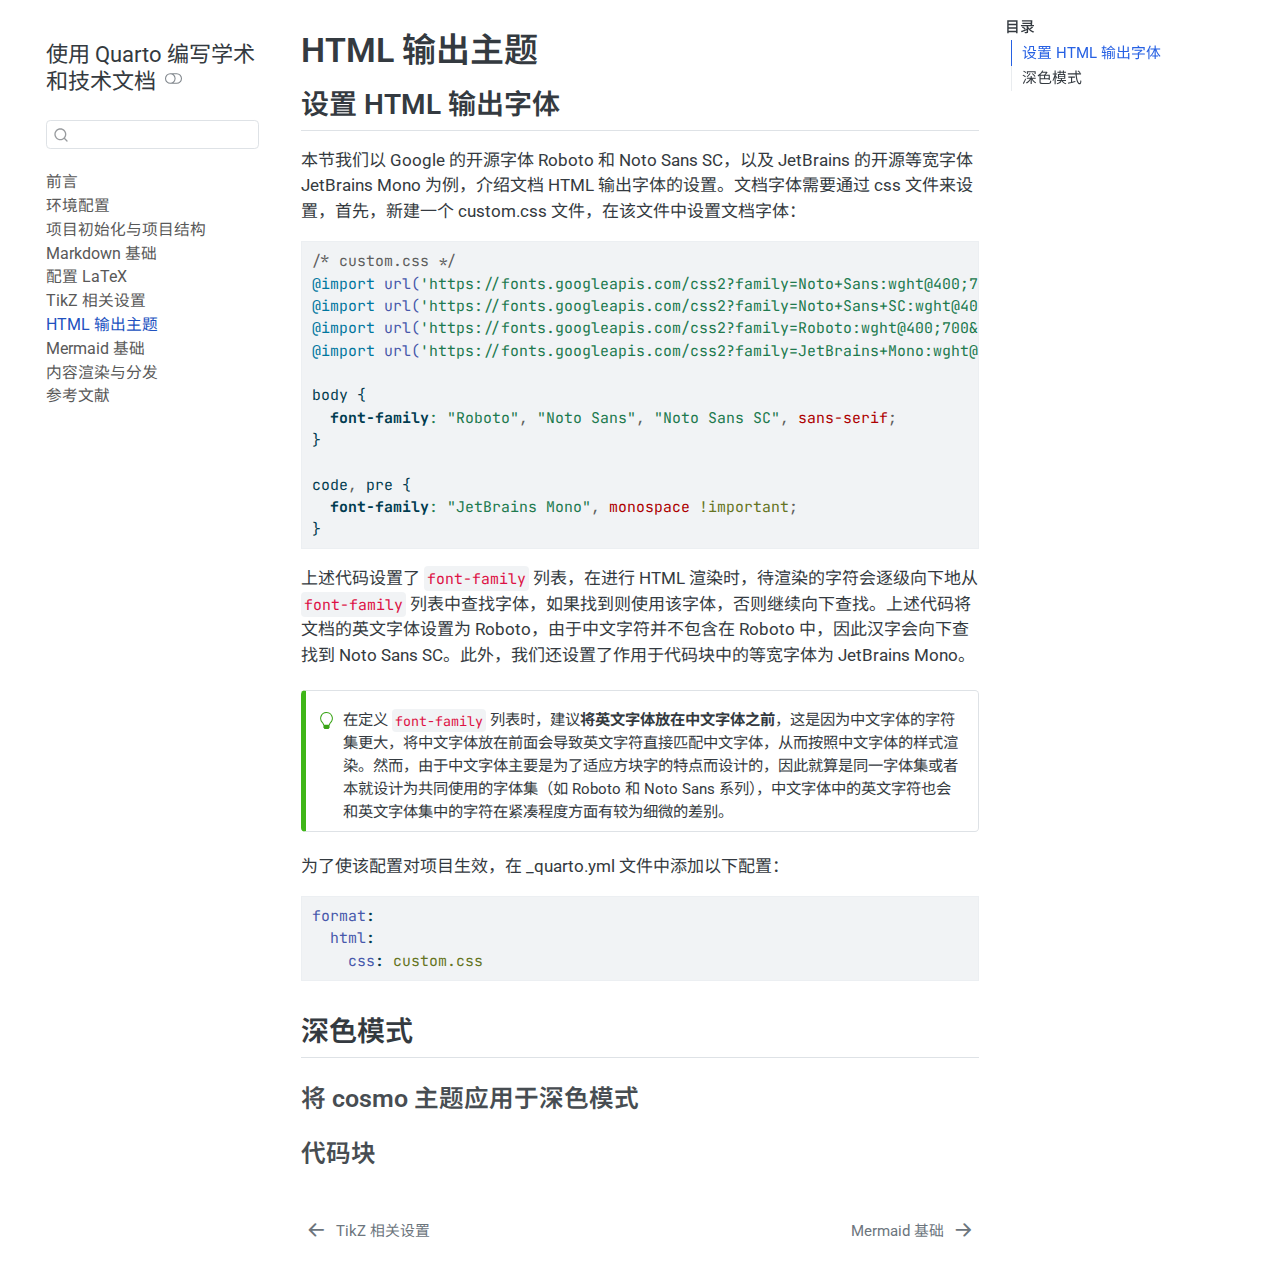
<file: theme.html>
<!DOCTYPE html>
<html xmlns="http://www.w3.org/1999/xhtml" lang="zh-CN" xml:lang="zh-CN"><head>

<meta charset="utf-8">
<meta name="generator" content="quarto-1.8.25">

<meta name="viewport" content="width=device-width, initial-scale=1.0, user-scalable=yes">


<title>HTML 输出主题 – 使用 Quarto 编写学术和技术文档</title>
<style>
code{white-space: pre-wrap;}
span.smallcaps{font-variant: small-caps;}
div.columns{display: flex; gap: min(4vw, 1.5em);}
div.column{flex: auto; overflow-x: auto;}
div.hanging-indent{margin-left: 1.5em; text-indent: -1.5em;}
ul.task-list{list-style: none;}
ul.task-list li input[type="checkbox"] {
  width: 0.8em;
  margin: 0 0.8em 0.2em -1em; /* quarto-specific, see https://github.com/quarto-dev/quarto-cli/issues/4556 */ 
  vertical-align: middle;
}
/* CSS for syntax highlighting */
html { -webkit-text-size-adjust: 100%; }
pre > code.sourceCode { white-space: pre; position: relative; }
pre > code.sourceCode > span { display: inline-block; line-height: 1.25; }
pre > code.sourceCode > span:empty { height: 1.2em; }
.sourceCode { overflow: visible; }
code.sourceCode > span { color: inherit; text-decoration: inherit; }
div.sourceCode { margin: 1em 0; }
pre.sourceCode { margin: 0; }
@media screen {
div.sourceCode { overflow: auto; }
}
@media print {
pre > code.sourceCode { white-space: pre-wrap; }
pre > code.sourceCode > span { text-indent: -5em; padding-left: 5em; }
}
pre.numberSource code
  { counter-reset: source-line 0; }
pre.numberSource code > span
  { position: relative; left: -4em; counter-increment: source-line; }
pre.numberSource code > span > a:first-child::before
  { content: counter(source-line);
    position: relative; left: -1em; text-align: right; vertical-align: baseline;
    border: none; display: inline-block;
    -webkit-touch-callout: none; -webkit-user-select: none;
    -khtml-user-select: none; -moz-user-select: none;
    -ms-user-select: none; user-select: none;
    padding: 0 4px; width: 4em;
  }
pre.numberSource { margin-left: 3em;  padding-left: 4px; }
div.sourceCode
  {   }
@media screen {
pre > code.sourceCode > span > a:first-child::before { text-decoration: underline; }
}
</style>


<script src="site_libs/quarto-nav/quarto-nav.js"></script>
<script src="site_libs/quarto-nav/headroom.min.js"></script>
<script src="site_libs/clipboard/clipboard.min.js"></script>
<script src="site_libs/quarto-search/autocomplete.umd.js"></script>
<script src="site_libs/quarto-search/fuse.min.js"></script>
<script src="site_libs/quarto-search/quarto-search.js"></script>
<meta name="quarto:offset" content="./">
<link href="./mermaid.html" rel="next">
<link href="./tikz-related-settings.html" rel="prev">
<script src="site_libs/quarto-html/quarto.js" type="module"></script>
<script src="site_libs/quarto-html/tabsets/tabsets.js" type="module"></script>
<script src="site_libs/quarto-html/axe/axe-check.js" type="module"></script>
<script src="site_libs/quarto-html/popper.min.js"></script>
<script src="site_libs/quarto-html/tippy.umd.min.js"></script>
<script src="site_libs/quarto-html/anchor.min.js"></script>
<link href="site_libs/quarto-html/tippy.css" rel="stylesheet">
<link href="site_libs/quarto-html/quarto-syntax-highlighting-7b89279ff1a6dce999919e0e67d4d9ec.css" rel="stylesheet" class="quarto-color-scheme" id="quarto-text-highlighting-styles">
<link href="site_libs/quarto-html/quarto-syntax-highlighting-dark-707d8167ce6003fca903bfe2be84ab7f.css" rel="stylesheet" class="quarto-color-scheme quarto-color-alternate" id="quarto-text-highlighting-styles">
<link href="site_libs/quarto-html/quarto-syntax-highlighting-7b89279ff1a6dce999919e0e67d4d9ec.css" rel="stylesheet" class="quarto-color-scheme-extra" id="quarto-text-highlighting-styles">
<script src="site_libs/bootstrap/bootstrap.min.js"></script>
<link href="site_libs/bootstrap/bootstrap-icons.css" rel="stylesheet">
<link href="site_libs/bootstrap/bootstrap-eadfb6f413fa1af9ff8901c7e62fb73f.min.css" rel="stylesheet" append-hash="true" class="quarto-color-scheme" id="quarto-bootstrap" data-mode="light">
<link href="site_libs/bootstrap/bootstrap-dark-d21a6f202bce0cff4145454182eb937c.min.css" rel="stylesheet" append-hash="true" class="quarto-color-scheme quarto-color-alternate" id="quarto-bootstrap" data-mode="dark">
<link href="site_libs/bootstrap/bootstrap-eadfb6f413fa1af9ff8901c7e62fb73f.min.css" rel="stylesheet" append-hash="true" class="quarto-color-scheme-extra" id="quarto-bootstrap" data-mode="light">
<script id="quarto-search-options" type="application/json">{
  "location": "sidebar",
  "copy-button": false,
  "collapse-after": 3,
  "panel-placement": "start",
  "type": "textbox",
  "limit": 50,
  "keyboard-shortcut": [
    "f",
    "/",
    "s"
  ],
  "show-item-context": false,
  "language": {
    "search-no-results-text": "没有结果",
    "search-matching-documents-text": "匹配的文档",
    "search-copy-link-title": "复制搜索链接",
    "search-hide-matches-text": "隐藏其它匹配结果",
    "search-more-match-text": "更多匹配结果",
    "search-more-matches-text": "更多匹配结果",
    "search-clear-button-title": "清除",
    "search-text-placeholder": "",
    "search-detached-cancel-button-title": "取消",
    "search-submit-button-title": "提交",
    "search-label": "搜索"
  }
}</script>
<script>
window.MathJax = {
  tex: { inlineMath: [['$', '$'], ['\\(', '\\)']] },
  chtml: { scale: 0.80 }  // 1.0 = 100%, adjust as you wish
};
</script>


<link rel="stylesheet" href="format/custom.css">
</head>

<body class="nav-sidebar floating quarto-light"><script id="quarto-html-before-body" type="application/javascript">
    const toggleBodyColorMode = (bsSheetEl) => {
      const mode = bsSheetEl.getAttribute("data-mode");
      const bodyEl = window.document.querySelector("body");
      if (mode === "dark") {
        bodyEl.classList.add("quarto-dark");
        bodyEl.classList.remove("quarto-light");
      } else {
        bodyEl.classList.add("quarto-light");
        bodyEl.classList.remove("quarto-dark");
      }
    }
    const toggleBodyColorPrimary = () => {
      const bsSheetEl = window.document.querySelector("link#quarto-bootstrap:not([rel=disabled-stylesheet])");
      if (bsSheetEl) {
        toggleBodyColorMode(bsSheetEl);
      }
    }
    const setColorSchemeToggle = (alternate) => {
      const toggles = window.document.querySelectorAll('.quarto-color-scheme-toggle');
      for (let i=0; i < toggles.length; i++) {
        const toggle = toggles[i];
        if (toggle) {
          if (alternate) {
            toggle.classList.add("alternate");
          } else {
            toggle.classList.remove("alternate");
          }
        }
      }
    };
    const toggleColorMode = (alternate) => {
      // Switch the stylesheets
      const primaryStylesheets = window.document.querySelectorAll('link.quarto-color-scheme:not(.quarto-color-alternate)');
      const alternateStylesheets = window.document.querySelectorAll('link.quarto-color-scheme.quarto-color-alternate');
      manageTransitions('#quarto-margin-sidebar .nav-link', false);
      if (alternate) {
        // note: dark is layered on light, we don't disable primary!
        enableStylesheet(alternateStylesheets);
        for (const sheetNode of alternateStylesheets) {
          if (sheetNode.id === "quarto-bootstrap") {
            toggleBodyColorMode(sheetNode);
          }
        }
      } else {
        disableStylesheet(alternateStylesheets);
        enableStylesheet(primaryStylesheets)
        toggleBodyColorPrimary();
      }
      manageTransitions('#quarto-margin-sidebar .nav-link', true);
      // Switch the toggles
      setColorSchemeToggle(alternate)
      // Hack to workaround the fact that safari doesn't
      // properly recolor the scrollbar when toggling (#1455)
      if (navigator.userAgent.indexOf('Safari') > 0 && navigator.userAgent.indexOf('Chrome') == -1) {
        manageTransitions("body", false);
        window.scrollTo(0, 1);
        setTimeout(() => {
          window.scrollTo(0, 0);
          manageTransitions("body", true);
        }, 40);
      }
    }
    const disableStylesheet = (stylesheets) => {
      for (let i=0; i < stylesheets.length; i++) {
        const stylesheet = stylesheets[i];
        stylesheet.rel = 'disabled-stylesheet';
      }
    }
    const enableStylesheet = (stylesheets) => {
      for (let i=0; i < stylesheets.length; i++) {
        const stylesheet = stylesheets[i];
        if(stylesheet.rel !== 'stylesheet') { // for Chrome, which will still FOUC without this check
          stylesheet.rel = 'stylesheet';
        }
      }
    }
    const manageTransitions = (selector, allowTransitions) => {
      const els = window.document.querySelectorAll(selector);
      for (let i=0; i < els.length; i++) {
        const el = els[i];
        if (allowTransitions) {
          el.classList.remove('notransition');
        } else {
          el.classList.add('notransition');
        }
      }
    }
    const isFileUrl = () => {
      return window.location.protocol === 'file:';
    }
    const hasAlternateSentinel = () => {
      let styleSentinel = getColorSchemeSentinel();
      if (styleSentinel !== null) {
        return styleSentinel === "alternate";
      } else {
        return false;
      }
    }
    const setStyleSentinel = (alternate) => {
      const value = alternate ? "alternate" : "default";
      if (!isFileUrl()) {
        window.localStorage.setItem("quarto-color-scheme", value);
      } else {
        localAlternateSentinel = value;
      }
    }
    const getColorSchemeSentinel = () => {
      if (!isFileUrl()) {
        const storageValue = window.localStorage.getItem("quarto-color-scheme");
        return storageValue != null ? storageValue : localAlternateSentinel;
      } else {
        return localAlternateSentinel;
      }
    }
    const toggleGiscusIfUsed = (isAlternate, darkModeDefault) => {
      const baseTheme = document.querySelector('#giscus-base-theme')?.value ?? 'light';
      const alternateTheme = document.querySelector('#giscus-alt-theme')?.value ?? 'dark';
      let newTheme = '';
      if(authorPrefersDark) {
        newTheme = isAlternate ? baseTheme : alternateTheme;
      } else {
        newTheme = isAlternate ? alternateTheme : baseTheme;
      }
      const changeGiscusTheme = () => {
        // From: https://github.com/giscus/giscus/issues/336
        const sendMessage = (message) => {
          const iframe = document.querySelector('iframe.giscus-frame');
          if (!iframe) return;
          iframe.contentWindow.postMessage({ giscus: message }, 'https://giscus.app');
        }
        sendMessage({
          setConfig: {
            theme: newTheme
          }
        });
      }
      const isGiscussLoaded = window.document.querySelector('iframe.giscus-frame') !== null;
      if (isGiscussLoaded) {
        changeGiscusTheme();
      }
    };
    const authorPrefersDark = false;
    const queryPrefersDark = window.matchMedia('(prefers-color-scheme: dark)');
    const darkModeDefault = queryPrefersDark.matches;
      document.querySelector('link#quarto-text-highlighting-styles.quarto-color-scheme-extra').rel = 'disabled-stylesheet';
      document.querySelector('link#quarto-bootstrap.quarto-color-scheme-extra').rel = 'disabled-stylesheet';
    let localAlternateSentinel = darkModeDefault ? 'alternate' : 'default';
    // Dark / light mode switch
    window.quartoToggleColorScheme = () => {
      // Read the current dark / light value
      let toAlternate = !hasAlternateSentinel();
      toggleColorMode(toAlternate);
      setStyleSentinel(toAlternate);
      toggleGiscusIfUsed(toAlternate, darkModeDefault);
      window.dispatchEvent(new Event('resize'));
    };
    queryPrefersDark.addEventListener("change", e => {
      if(window.localStorage.getItem("quarto-color-scheme") !== null)
        return;
      const alternate = e.matches
      toggleColorMode(alternate);
      localAlternateSentinel = e.matches ? 'alternate' : 'default'; // this is used alongside local storage!
      toggleGiscusIfUsed(alternate, darkModeDefault);
    });
    // Switch to dark mode if need be
    if (hasAlternateSentinel()) {
      toggleColorMode(true);
    } else {
      toggleColorMode(false);
    }
  </script>

<div id="quarto-search-results"></div>
  <header id="quarto-header" class="headroom fixed-top">
  <nav class="quarto-secondary-nav">
    <div class="container-fluid d-flex">
      <button type="button" class="quarto-btn-toggle btn" data-bs-toggle="collapse" role="button" data-bs-target=".quarto-sidebar-collapse-item" aria-controls="quarto-sidebar" aria-expanded="false" aria-label="展开或折叠侧边栏导航" onclick="if (window.quartoToggleHeadroom) { window.quartoToggleHeadroom(); }">
        <i class="bi bi-layout-text-sidebar-reverse"></i>
      </button>
        <nav class="quarto-page-breadcrumbs" aria-label="breadcrumb"><ol class="breadcrumb"><li class="breadcrumb-item"><a href="./theme.html"><span class="chapter-title">HTML 输出主题</span></a></li></ol></nav>
        <a class="flex-grow-1" role="navigation" data-bs-toggle="collapse" data-bs-target=".quarto-sidebar-collapse-item" aria-controls="quarto-sidebar" aria-expanded="false" aria-label="展开或折叠侧边栏导航" onclick="if (window.quartoToggleHeadroom) { window.quartoToggleHeadroom(); }">      
        </a>
      <button type="button" class="btn quarto-search-button" aria-label="搜索" onclick="window.quartoOpenSearch();">
        <i class="bi bi-search"></i>
      </button>
    </div>
  </nav>
</header>
<!-- content -->
<div id="quarto-content" class="quarto-container page-columns page-rows-contents page-layout-article">
<!-- sidebar -->
  <nav id="quarto-sidebar" class="sidebar collapse collapse-horizontal quarto-sidebar-collapse-item sidebar-navigation floating overflow-auto">
    <div class="pt-lg-2 mt-2 text-left sidebar-header sidebar-header-stacked">
      <a href="./index.html" class="sidebar-logo-link">
      </a>
    <div class="sidebar-title mb-0 py-0">
      <a href="./">使用 Quarto 编写学术和技术文档</a> 
        <div class="sidebar-tools-main">
  <a href="" class="quarto-color-scheme-toggle quarto-navigation-tool  px-1" onclick="window.quartoToggleColorScheme(); return false;" title="切换深色模式"><i class="bi"></i></a>
</div>
    </div>
      </div>
        <div class="mt-2 flex-shrink-0 align-items-center">
        <div class="sidebar-search">
        <div id="quarto-search" class="" title="搜索"></div>
        </div>
        </div>
    <div class="sidebar-menu-container"> 
    <ul class="list-unstyled mt-1">
        <li class="sidebar-item">
  <div class="sidebar-item-container"> 
  <a href="./index.html" class="sidebar-item-text sidebar-link">
 <span class="menu-text">前言</span></a>
  </div>
</li>
        <li class="sidebar-item">
  <div class="sidebar-item-container"> 
  <a href="./intro.html" class="sidebar-item-text sidebar-link"><span class="chapter-title">环境配置</span></a>
  </div>
</li>
        <li class="sidebar-item">
  <div class="sidebar-item-container"> 
  <a href="./init-project.html" class="sidebar-item-text sidebar-link"><span class="chapter-title">项目初始化与项目结构</span></a>
  </div>
</li>
        <li class="sidebar-item">
  <div class="sidebar-item-container"> 
  <a href="./markdown-basic.html" class="sidebar-item-text sidebar-link"><span class="chapter-title">Markdown 基础</span></a>
  </div>
</li>
        <li class="sidebar-item">
  <div class="sidebar-item-container"> 
  <a href="./latex-config.html" class="sidebar-item-text sidebar-link"><span class="chapter-title">配置 LaTeX</span></a>
  </div>
</li>
        <li class="sidebar-item">
  <div class="sidebar-item-container"> 
  <a href="./tikz-related-settings.html" class="sidebar-item-text sidebar-link"><span class="chapter-title">TikZ 相关设置</span></a>
  </div>
</li>
        <li class="sidebar-item">
  <div class="sidebar-item-container"> 
  <a href="./theme.html" class="sidebar-item-text sidebar-link active"><span class="chapter-title">HTML 输出主题</span></a>
  </div>
</li>
        <li class="sidebar-item">
  <div class="sidebar-item-container"> 
  <a href="./mermaid.html" class="sidebar-item-text sidebar-link"><span class="chapter-title">Mermaid 基础</span></a>
  </div>
</li>
        <li class="sidebar-item">
  <div class="sidebar-item-container"> 
  <a href="./publish.html" class="sidebar-item-text sidebar-link"><span class="chapter-title">内容渲染与分发</span></a>
  </div>
</li>
        <li class="sidebar-item">
  <div class="sidebar-item-container"> 
  <a href="./references.html" class="sidebar-item-text sidebar-link">
 <span class="menu-text">参考文献</span></a>
  </div>
</li>
    </ul>
    </div>
</nav>
<div id="quarto-sidebar-glass" class="quarto-sidebar-collapse-item" data-bs-toggle="collapse" data-bs-target=".quarto-sidebar-collapse-item"></div>
<!-- margin-sidebar -->
    <div id="quarto-margin-sidebar" class="sidebar margin-sidebar">
        <nav id="TOC" role="doc-toc" class="toc-active">
    <h2 id="toc-title">目录</h2>
   
  <ul>
  <li><a href="#设置-html-输出字体" id="toc-设置-html-输出字体" class="nav-link active" data-scroll-target="#设置-html-输出字体">设置 HTML 输出字体</a></li>
  <li><a href="#深色模式" id="toc-深色模式" class="nav-link" data-scroll-target="#深色模式">深色模式</a>
  <ul class="collapse">
  <li><a href="#将-cosmo-主题应用于深色模式" id="toc-将-cosmo-主题应用于深色模式" class="nav-link" data-scroll-target="#将-cosmo-主题应用于深色模式">将 cosmo 主题应用于深色模式</a></li>
  <li><a href="#代码块" id="toc-代码块" class="nav-link" data-scroll-target="#代码块">代码块</a></li>
  </ul></li>
  </ul>
</nav>
    </div>
<!-- main -->
<main class="content" id="quarto-document-content">


<header id="title-block-header" class="quarto-title-block default">
<div class="quarto-title">
<h1 class="title"><span class="chapter-title">HTML 输出主题</span></h1>
</div>



<div class="quarto-title-meta">

    
  
    
  </div>
  


</header>


<section id="设置-html-输出字体" class="level2">
<h2 class="anchored" data-anchor-id="设置-html-输出字体">设置 HTML 输出字体</h2>
<p>本节我们以 Google 的开源字体 Roboto 和 Noto Sans SC，以及 JetBrains 的开源等宽字体 JetBrains Mono 为例，介绍文档 HTML 输出字体的设置。文档字体需要通过 css 文件来设置，首先，新建一个 custom.css 文件，在该文件中设置文档字体：</p>
<div class="code-copy-outer-scaffold"><div class="sourceCode" id="cb1"><pre class="sourceCode css code-with-copy"><code class="sourceCode css"><span id="cb1-1"><a href="#cb1-1" aria-hidden="true" tabindex="-1"></a><span class="co">/* custom.css */</span></span>
<span id="cb1-2"><a href="#cb1-2" aria-hidden="true" tabindex="-1"></a><span class="im">@import</span> <span class="fu">url(</span><span class="st">'https://fonts.googleapis.com/css2?family=Noto+Sans:wght@400;700&amp;display=swap'</span><span class="fu">)</span><span class="op">;</span></span>
<span id="cb1-3"><a href="#cb1-3" aria-hidden="true" tabindex="-1"></a><span class="im">@import</span> <span class="fu">url(</span><span class="st">'https://fonts.googleapis.com/css2?family=Noto+Sans+SC:wght@400;700&amp;display=swap'</span><span class="fu">)</span><span class="op">;</span></span>
<span id="cb1-4"><a href="#cb1-4" aria-hidden="true" tabindex="-1"></a><span class="im">@import</span> <span class="fu">url(</span><span class="st">'https://fonts.googleapis.com/css2?family=Roboto:wght@400;700&amp;display=swap'</span><span class="fu">)</span><span class="op">;</span></span>
<span id="cb1-5"><a href="#cb1-5" aria-hidden="true" tabindex="-1"></a><span class="im">@import</span> <span class="fu">url(</span><span class="st">'https://fonts.googleapis.com/css2?family=JetBrains+Mono:wght@400;700&amp;display=swap'</span><span class="fu">)</span><span class="op">;</span></span>
<span id="cb1-6"><a href="#cb1-6" aria-hidden="true" tabindex="-1"></a></span>
<span id="cb1-7"><a href="#cb1-7" aria-hidden="true" tabindex="-1"></a>body {</span>
<span id="cb1-8"><a href="#cb1-8" aria-hidden="true" tabindex="-1"></a>  <span class="kw">font-family</span><span class="ch">:</span> <span class="st">"Roboto"</span><span class="op">,</span> <span class="st">"Noto Sans"</span><span class="op">,</span> <span class="st">"Noto Sans SC"</span><span class="op">,</span> <span class="dv">sans-serif</span><span class="op">;</span></span>
<span id="cb1-9"><a href="#cb1-9" aria-hidden="true" tabindex="-1"></a>}</span>
<span id="cb1-10"><a href="#cb1-10" aria-hidden="true" tabindex="-1"></a></span>
<span id="cb1-11"><a href="#cb1-11" aria-hidden="true" tabindex="-1"></a>code<span class="op">,</span> pre {</span>
<span id="cb1-12"><a href="#cb1-12" aria-hidden="true" tabindex="-1"></a>  <span class="kw">font-family</span><span class="ch">:</span> <span class="st">"JetBrains Mono"</span><span class="op">,</span> <span class="dv">monospace</span> <span class="at">!important</span><span class="op">;</span></span>
<span id="cb1-13"><a href="#cb1-13" aria-hidden="true" tabindex="-1"></a>}</span></code></pre></div><button title="复制到剪贴板" class="code-copy-button"><i class="bi"></i></button></div>
<p>上述代码设置了 <code>font-family</code> 列表，在进行 HTML 渲染时，待渲染的字符会逐级向下地从 <code>font-family</code> 列表中查找字体，如果找到则使用该字体，否则继续向下查找。上述代码将文档的英文字体设置为 Roboto，由于中文字符并不包含在 Roboto 中，因此汉字会向下查找到 Noto Sans SC。此外，我们还设置了作用于代码块中的等宽字体为 JetBrains Mono。</p>
<div class="callout callout-style-simple callout-tip">
<div class="callout-body d-flex">
<div class="callout-icon-container">
<i class="callout-icon"></i>
</div>
<div class="callout-body-container">
<p>在定义 <code>font-family</code> 列表时，建议<strong>将英文字体放在中文字体之前</strong>，这是因为中文字体的字符集更大，将中文字体放在前面会导致英文字符直接匹配中文字体，从而按照中文字体的样式渲染。然而，由于中文字体主要是为了适应方块字的特点而设计的，因此就算是同一字体集或者本就设计为共同使用的字体集（如 Roboto 和 Noto Sans 系列），中文字体中的英文字符也会和英文字体集中的字符在紧凑程度方面有较为细微的差别。</p>
</div>
</div>
</div>
<p>为了使该配置对项目生效，在 _quarto.yml 文件中添加以下配置：</p>
<div class="code-copy-outer-scaffold"><div class="sourceCode" id="cb2"><pre class="sourceCode yaml code-with-copy"><code class="sourceCode yaml"><span id="cb2-1"><a href="#cb2-1" aria-hidden="true" tabindex="-1"></a><span class="fu">format</span><span class="kw">:</span></span>
<span id="cb2-2"><a href="#cb2-2" aria-hidden="true" tabindex="-1"></a><span class="at">  </span><span class="fu">html</span><span class="kw">:</span></span>
<span id="cb2-3"><a href="#cb2-3" aria-hidden="true" tabindex="-1"></a><span class="at">    </span><span class="fu">css</span><span class="kw">:</span><span class="at"> custom.css</span></span></code></pre></div><button title="复制到剪贴板" class="code-copy-button"><i class="bi"></i></button></div>
</section>
<section id="深色模式" class="level2">
<h2 class="anchored" data-anchor-id="深色模式">深色模式</h2>
<section id="将-cosmo-主题应用于深色模式" class="level3">
<h3 class="anchored" data-anchor-id="将-cosmo-主题应用于深色模式">将 cosmo 主题应用于深色模式</h3>
</section>
<section id="代码块" class="level3">
<h3 class="anchored" data-anchor-id="代码块">代码块</h3>


</section>
</section>

</main> <!-- /main -->
<script id="quarto-html-after-body" type="application/javascript">
  window.document.addEventListener("DOMContentLoaded", function (event) {
    // Ensure there is a toggle, if there isn't float one in the top right
    if (window.document.querySelector('.quarto-color-scheme-toggle') === null) {
      const a = window.document.createElement('a');
      a.classList.add('top-right');
      a.classList.add('quarto-color-scheme-toggle');
      a.href = "";
      a.onclick = function() { try { window.quartoToggleColorScheme(); } catch {} return false; };
      const i = window.document.createElement("i");
      i.classList.add('bi');
      a.appendChild(i);
      window.document.body.appendChild(a);
    }
    setColorSchemeToggle(hasAlternateSentinel())
    const icon = "";
    const anchorJS = new window.AnchorJS();
    anchorJS.options = {
      placement: 'right',
      icon: icon
    };
    anchorJS.add('.anchored');
    const isCodeAnnotation = (el) => {
      for (const clz of el.classList) {
        if (clz.startsWith('code-annotation-')) {                     
          return true;
        }
      }
      return false;
    }
    const onCopySuccess = function(e) {
      // button target
      const button = e.trigger;
      // don't keep focus
      button.blur();
      // flash "checked"
      button.classList.add('code-copy-button-checked');
      var currentTitle = button.getAttribute("title");
      button.setAttribute("title", "已复制");
      let tooltip;
      if (window.bootstrap) {
        button.setAttribute("data-bs-toggle", "tooltip");
        button.setAttribute("data-bs-placement", "left");
        button.setAttribute("data-bs-title", "已复制");
        tooltip = new bootstrap.Tooltip(button, 
          { trigger: "manual", 
            customClass: "code-copy-button-tooltip",
            offset: [0, -8]});
        tooltip.show();    
      }
      setTimeout(function() {
        if (tooltip) {
          tooltip.hide();
          button.removeAttribute("data-bs-title");
          button.removeAttribute("data-bs-toggle");
          button.removeAttribute("data-bs-placement");
        }
        button.setAttribute("title", currentTitle);
        button.classList.remove('code-copy-button-checked');
      }, 1000);
      // clear code selection
      e.clearSelection();
    }
    const getTextToCopy = function(trigger) {
      const outerScaffold = trigger.parentElement.cloneNode(true);
      const codeEl = outerScaffold.querySelector('code');
      for (const childEl of codeEl.children) {
        if (isCodeAnnotation(childEl)) {
          childEl.remove();
        }
      }
      return codeEl.innerText;
    }
    const clipboard = new window.ClipboardJS('.code-copy-button:not([data-in-quarto-modal])', {
      text: getTextToCopy
    });
    clipboard.on('success', onCopySuccess);
    if (window.document.getElementById('quarto-embedded-source-code-modal')) {
      const clipboardModal = new window.ClipboardJS('.code-copy-button[data-in-quarto-modal]', {
        text: getTextToCopy,
        container: window.document.getElementById('quarto-embedded-source-code-modal')
      });
      clipboardModal.on('success', onCopySuccess);
    }
      var localhostRegex = new RegExp(/^(?:http|https):\/\/localhost\:?[0-9]*\//);
      var mailtoRegex = new RegExp(/^mailto:/);
        var filterRegex = new RegExp('/' + window.location.host + '/');
      var isInternal = (href) => {
          return filterRegex.test(href) || localhostRegex.test(href) || mailtoRegex.test(href);
      }
      // Inspect non-navigation links and adorn them if external
     var links = window.document.querySelectorAll('a[href]:not(.nav-link):not(.navbar-brand):not(.toc-action):not(.sidebar-link):not(.sidebar-item-toggle):not(.pagination-link):not(.no-external):not([aria-hidden]):not(.dropdown-item):not(.quarto-navigation-tool):not(.about-link)');
      for (var i=0; i<links.length; i++) {
        const link = links[i];
        if (!isInternal(link.href)) {
          // undo the damage that might have been done by quarto-nav.js in the case of
          // links that we want to consider external
          if (link.dataset.originalHref !== undefined) {
            link.href = link.dataset.originalHref;
          }
        }
      }
    function tippyHover(el, contentFn, onTriggerFn, onUntriggerFn) {
      const config = {
        allowHTML: true,
        maxWidth: 500,
        delay: 100,
        arrow: false,
        appendTo: function(el) {
            return el.parentElement;
        },
        interactive: true,
        interactiveBorder: 10,
        theme: 'quarto',
        placement: 'bottom-start',
      };
      if (contentFn) {
        config.content = contentFn;
      }
      if (onTriggerFn) {
        config.onTrigger = onTriggerFn;
      }
      if (onUntriggerFn) {
        config.onUntrigger = onUntriggerFn;
      }
      window.tippy(el, config); 
    }
    const noterefs = window.document.querySelectorAll('a[role="doc-noteref"]');
    for (var i=0; i<noterefs.length; i++) {
      const ref = noterefs[i];
      tippyHover(ref, function() {
        // use id or data attribute instead here
        let href = ref.getAttribute('data-footnote-href') || ref.getAttribute('href');
        try { href = new URL(href).hash; } catch {}
        const id = href.replace(/^#\/?/, "");
        const note = window.document.getElementById(id);
        if (note) {
          return note.innerHTML;
        } else {
          return "";
        }
      });
    }
    const xrefs = window.document.querySelectorAll('a.quarto-xref');
    const processXRef = (id, note) => {
      // Strip column container classes
      const stripColumnClz = (el) => {
        el.classList.remove("page-full", "page-columns");
        if (el.children) {
          for (const child of el.children) {
            stripColumnClz(child);
          }
        }
      }
      stripColumnClz(note)
      if (id === null || id.startsWith('sec-')) {
        // Special case sections, only their first couple elements
        const container = document.createElement("div");
        if (note.children && note.children.length > 2) {
          container.appendChild(note.children[0].cloneNode(true));
          for (let i = 1; i < note.children.length; i++) {
            const child = note.children[i];
            if (child.tagName === "P" && child.innerText === "") {
              continue;
            } else {
              container.appendChild(child.cloneNode(true));
              break;
            }
          }
          if (window.Quarto?.typesetMath) {
            window.Quarto.typesetMath(container);
          }
          return container.innerHTML
        } else {
          if (window.Quarto?.typesetMath) {
            window.Quarto.typesetMath(note);
          }
          return note.innerHTML;
        }
      } else {
        // Remove any anchor links if they are present
        const anchorLink = note.querySelector('a.anchorjs-link');
        if (anchorLink) {
          anchorLink.remove();
        }
        if (window.Quarto?.typesetMath) {
          window.Quarto.typesetMath(note);
        }
        if (note.classList.contains("callout")) {
          return note.outerHTML;
        } else {
          return note.innerHTML;
        }
      }
    }
    for (var i=0; i<xrefs.length; i++) {
      const xref = xrefs[i];
      tippyHover(xref, undefined, function(instance) {
        instance.disable();
        let url = xref.getAttribute('href');
        let hash = undefined; 
        if (url.startsWith('#')) {
          hash = url;
        } else {
          try { hash = new URL(url).hash; } catch {}
        }
        if (hash) {
          const id = hash.replace(/^#\/?/, "");
          const note = window.document.getElementById(id);
          if (note !== null) {
            try {
              const html = processXRef(id, note.cloneNode(true));
              instance.setContent(html);
            } finally {
              instance.enable();
              instance.show();
            }
          } else {
            // See if we can fetch this
            fetch(url.split('#')[0])
            .then(res => res.text())
            .then(html => {
              const parser = new DOMParser();
              const htmlDoc = parser.parseFromString(html, "text/html");
              const note = htmlDoc.getElementById(id);
              if (note !== null) {
                const html = processXRef(id, note);
                instance.setContent(html);
              } 
            }).finally(() => {
              instance.enable();
              instance.show();
            });
          }
        } else {
          // See if we can fetch a full url (with no hash to target)
          // This is a special case and we should probably do some content thinning / targeting
          fetch(url)
          .then(res => res.text())
          .then(html => {
            const parser = new DOMParser();
            const htmlDoc = parser.parseFromString(html, "text/html");
            const note = htmlDoc.querySelector('main.content');
            if (note !== null) {
              // This should only happen for chapter cross references
              // (since there is no id in the URL)
              // remove the first header
              if (note.children.length > 0 && note.children[0].tagName === "HEADER") {
                note.children[0].remove();
              }
              const html = processXRef(null, note);
              instance.setContent(html);
            } 
          }).finally(() => {
            instance.enable();
            instance.show();
          });
        }
      }, function(instance) {
      });
    }
        let selectedAnnoteEl;
        const selectorForAnnotation = ( cell, annotation) => {
          let cellAttr = 'data-code-cell="' + cell + '"';
          let lineAttr = 'data-code-annotation="' +  annotation + '"';
          const selector = 'span[' + cellAttr + '][' + lineAttr + ']';
          return selector;
        }
        const selectCodeLines = (annoteEl) => {
          const doc = window.document;
          const targetCell = annoteEl.getAttribute("data-target-cell");
          const targetAnnotation = annoteEl.getAttribute("data-target-annotation");
          const annoteSpan = window.document.querySelector(selectorForAnnotation(targetCell, targetAnnotation));
          const lines = annoteSpan.getAttribute("data-code-lines").split(",");
          const lineIds = lines.map((line) => {
            return targetCell + "-" + line;
          })
          let top = null;
          let height = null;
          let parent = null;
          if (lineIds.length > 0) {
              //compute the position of the single el (top and bottom and make a div)
              const el = window.document.getElementById(lineIds[0]);
              top = el.offsetTop;
              height = el.offsetHeight;
              parent = el.parentElement.parentElement;
            if (lineIds.length > 1) {
              const lastEl = window.document.getElementById(lineIds[lineIds.length - 1]);
              const bottom = lastEl.offsetTop + lastEl.offsetHeight;
              height = bottom - top;
            }
            if (top !== null && height !== null && parent !== null) {
              // cook up a div (if necessary) and position it 
              let div = window.document.getElementById("code-annotation-line-highlight");
              if (div === null) {
                div = window.document.createElement("div");
                div.setAttribute("id", "code-annotation-line-highlight");
                div.style.position = 'absolute';
                parent.appendChild(div);
              }
              div.style.top = top - 2 + "px";
              div.style.height = height + 4 + "px";
              div.style.left = 0;
              let gutterDiv = window.document.getElementById("code-annotation-line-highlight-gutter");
              if (gutterDiv === null) {
                gutterDiv = window.document.createElement("div");
                gutterDiv.setAttribute("id", "code-annotation-line-highlight-gutter");
                gutterDiv.style.position = 'absolute';
                const codeCell = window.document.getElementById(targetCell);
                const gutter = codeCell.querySelector('.code-annotation-gutter');
                gutter.appendChild(gutterDiv);
              }
              gutterDiv.style.top = top - 2 + "px";
              gutterDiv.style.height = height + 4 + "px";
            }
            selectedAnnoteEl = annoteEl;
          }
        };
        const unselectCodeLines = () => {
          const elementsIds = ["code-annotation-line-highlight", "code-annotation-line-highlight-gutter"];
          elementsIds.forEach((elId) => {
            const div = window.document.getElementById(elId);
            if (div) {
              div.remove();
            }
          });
          selectedAnnoteEl = undefined;
        };
          // Handle positioning of the toggle
      window.addEventListener(
        "resize",
        throttle(() => {
          elRect = undefined;
          if (selectedAnnoteEl) {
            selectCodeLines(selectedAnnoteEl);
          }
        }, 10)
      );
      function throttle(fn, ms) {
      let throttle = false;
      let timer;
        return (...args) => {
          if(!throttle) { // first call gets through
              fn.apply(this, args);
              throttle = true;
          } else { // all the others get throttled
              if(timer) clearTimeout(timer); // cancel #2
              timer = setTimeout(() => {
                fn.apply(this, args);
                timer = throttle = false;
              }, ms);
          }
        };
      }
        // Attach click handler to the DT
        const annoteDls = window.document.querySelectorAll('dt[data-target-cell]');
        for (const annoteDlNode of annoteDls) {
          annoteDlNode.addEventListener('click', (event) => {
            const clickedEl = event.target;
            if (clickedEl !== selectedAnnoteEl) {
              unselectCodeLines();
              const activeEl = window.document.querySelector('dt[data-target-cell].code-annotation-active');
              if (activeEl) {
                activeEl.classList.remove('code-annotation-active');
              }
              selectCodeLines(clickedEl);
              clickedEl.classList.add('code-annotation-active');
            } else {
              // Unselect the line
              unselectCodeLines();
              clickedEl.classList.remove('code-annotation-active');
            }
          });
        }
    const findCites = (el) => {
      const parentEl = el.parentElement;
      if (parentEl) {
        const cites = parentEl.dataset.cites;
        if (cites) {
          return {
            el,
            cites: cites.split(' ')
          };
        } else {
          return findCites(el.parentElement)
        }
      } else {
        return undefined;
      }
    };
    var bibliorefs = window.document.querySelectorAll('a[role="doc-biblioref"]');
    for (var i=0; i<bibliorefs.length; i++) {
      const ref = bibliorefs[i];
      const citeInfo = findCites(ref);
      if (citeInfo) {
        tippyHover(citeInfo.el, function() {
          var popup = window.document.createElement('div');
          citeInfo.cites.forEach(function(cite) {
            var citeDiv = window.document.createElement('div');
            citeDiv.classList.add('hanging-indent');
            citeDiv.classList.add('csl-entry');
            var biblioDiv = window.document.getElementById('ref-' + cite);
            if (biblioDiv) {
              citeDiv.innerHTML = biblioDiv.innerHTML;
            }
            popup.appendChild(citeDiv);
          });
          return popup.innerHTML;
        });
      }
    }
  });
  </script>
<nav class="page-navigation">
  <div class="nav-page nav-page-previous">
      <a href="./tikz-related-settings.html" class="pagination-link" aria-label="TikZ 相关设置">
        <i class="bi bi-arrow-left-short"></i> <span class="nav-page-text"><span class="chapter-title">TikZ 相关设置</span></span>
      </a>          
  </div>
  <div class="nav-page nav-page-next">
      <a href="./mermaid.html" class="pagination-link" aria-label="Mermaid 基础">
        <span class="nav-page-text"><span class="chapter-title">Mermaid 基础</span></span> <i class="bi bi-arrow-right-short"></i>
      </a>
  </div>
</nav>
</div> <!-- /content -->




</body></html>
</file>
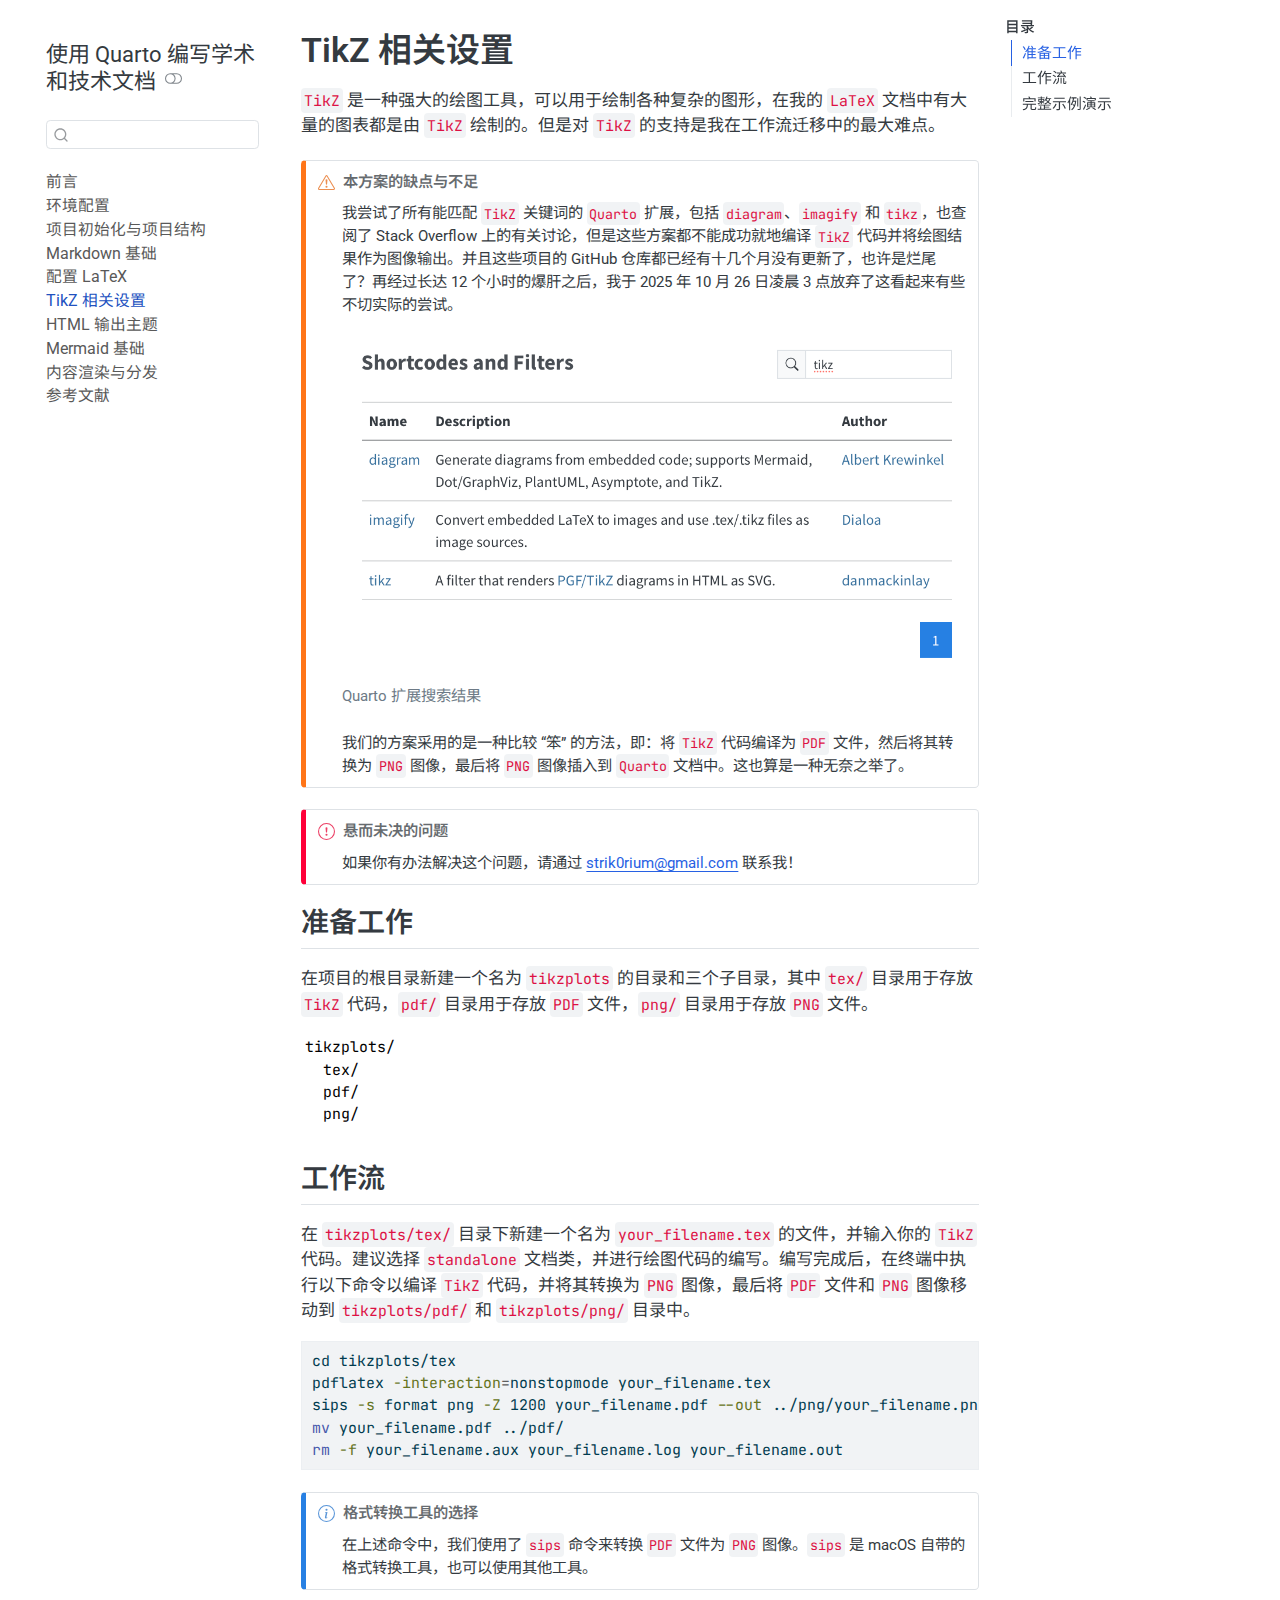
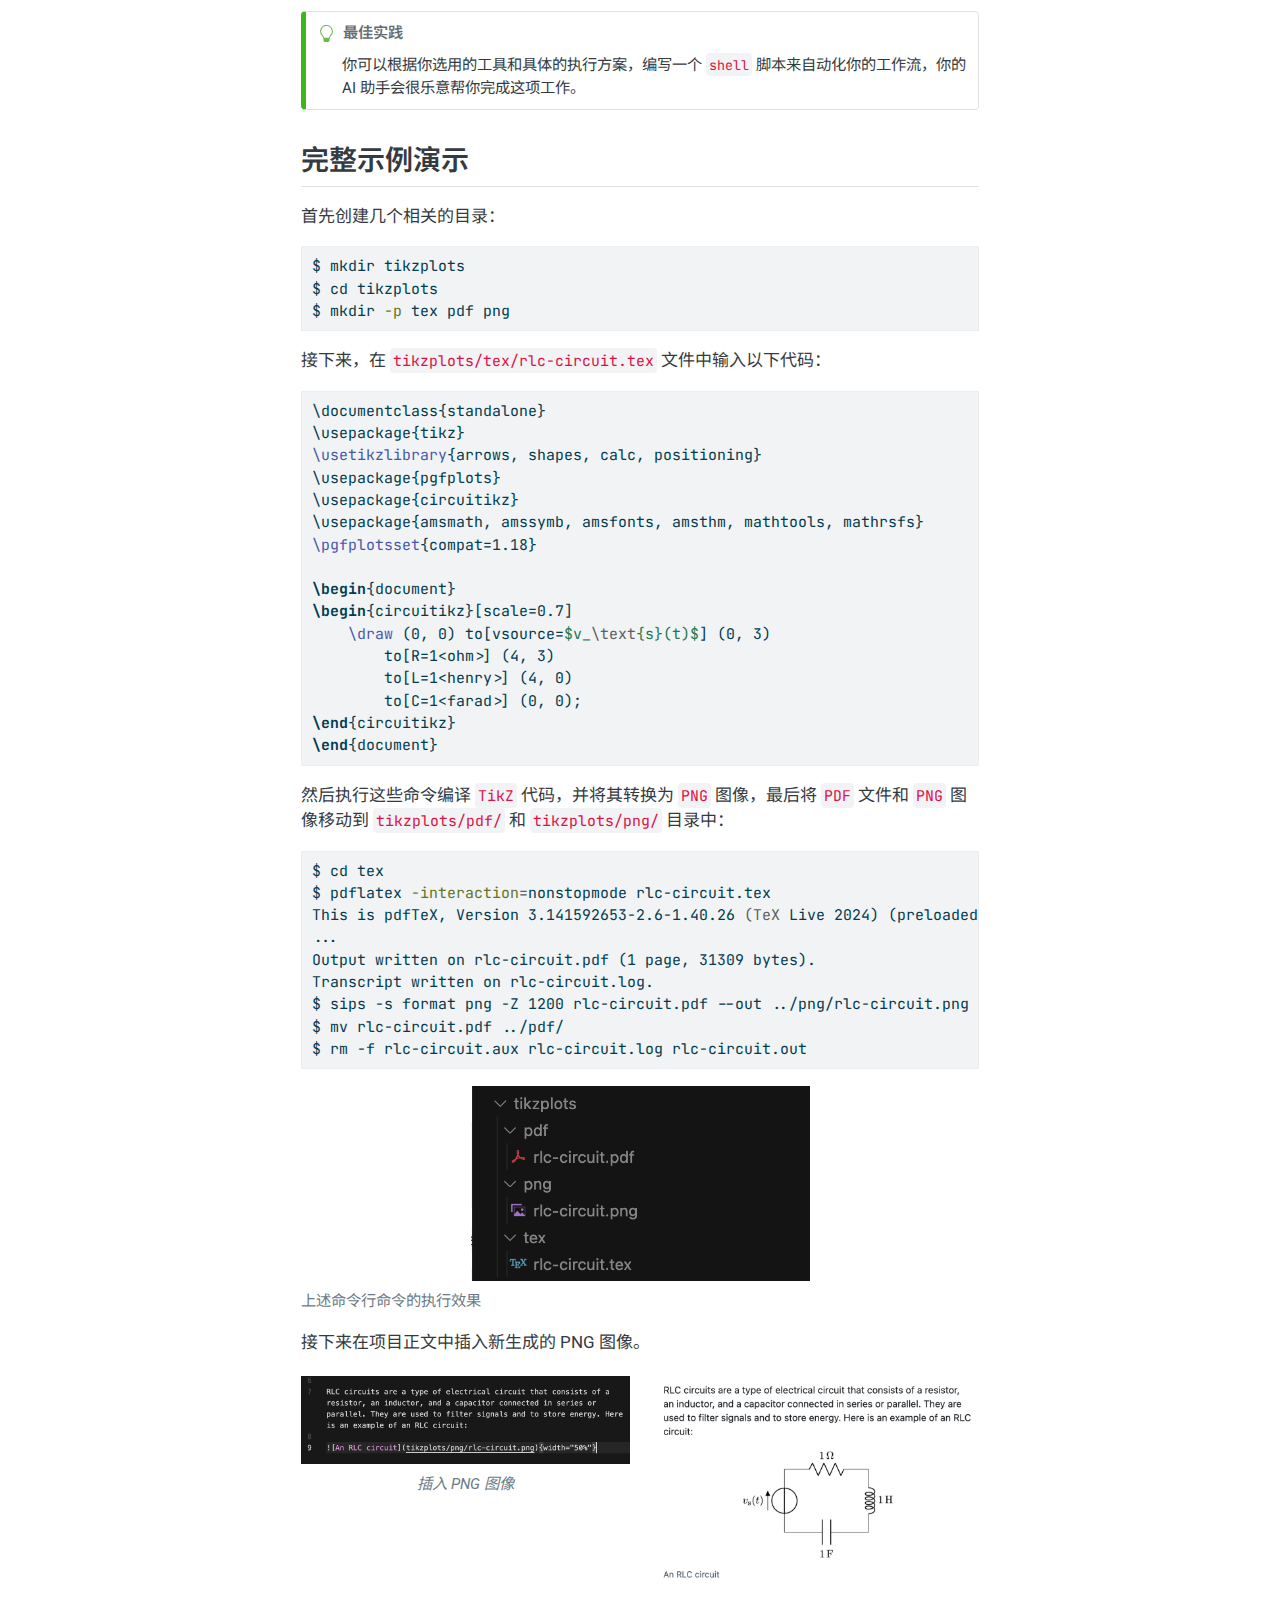
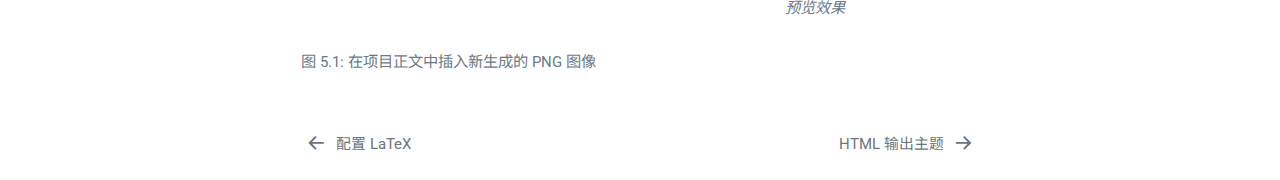
<file: tikz-related-settings.html>
<!DOCTYPE html>
<html xmlns="http://www.w3.org/1999/xhtml" lang="zh-CN" xml:lang="zh-CN"><head>

<meta charset="utf-8">
<meta name="generator" content="quarto-1.8.25">

<meta name="viewport" content="width=device-width, initial-scale=1.0, user-scalable=yes">


<title>TikZ 相关设置 – 使用 Quarto 编写学术和技术文档</title>
<style>
code{white-space: pre-wrap;}
span.smallcaps{font-variant: small-caps;}
div.columns{display: flex; gap: min(4vw, 1.5em);}
div.column{flex: auto; overflow-x: auto;}
div.hanging-indent{margin-left: 1.5em; text-indent: -1.5em;}
ul.task-list{list-style: none;}
ul.task-list li input[type="checkbox"] {
  width: 0.8em;
  margin: 0 0.8em 0.2em -1em; /* quarto-specific, see https://github.com/quarto-dev/quarto-cli/issues/4556 */ 
  vertical-align: middle;
}
/* CSS for syntax highlighting */
html { -webkit-text-size-adjust: 100%; }
pre > code.sourceCode { white-space: pre; position: relative; }
pre > code.sourceCode > span { display: inline-block; line-height: 1.25; }
pre > code.sourceCode > span:empty { height: 1.2em; }
.sourceCode { overflow: visible; }
code.sourceCode > span { color: inherit; text-decoration: inherit; }
div.sourceCode { margin: 1em 0; }
pre.sourceCode { margin: 0; }
@media screen {
div.sourceCode { overflow: auto; }
}
@media print {
pre > code.sourceCode { white-space: pre-wrap; }
pre > code.sourceCode > span { text-indent: -5em; padding-left: 5em; }
}
pre.numberSource code
  { counter-reset: source-line 0; }
pre.numberSource code > span
  { position: relative; left: -4em; counter-increment: source-line; }
pre.numberSource code > span > a:first-child::before
  { content: counter(source-line);
    position: relative; left: -1em; text-align: right; vertical-align: baseline;
    border: none; display: inline-block;
    -webkit-touch-callout: none; -webkit-user-select: none;
    -khtml-user-select: none; -moz-user-select: none;
    -ms-user-select: none; user-select: none;
    padding: 0 4px; width: 4em;
  }
pre.numberSource { margin-left: 3em;  padding-left: 4px; }
div.sourceCode
  {   }
@media screen {
pre > code.sourceCode > span > a:first-child::before { text-decoration: underline; }
}
</style>


<script src="site_libs/quarto-nav/quarto-nav.js"></script>
<script src="site_libs/quarto-nav/headroom.min.js"></script>
<script src="site_libs/clipboard/clipboard.min.js"></script>
<script src="site_libs/quarto-search/autocomplete.umd.js"></script>
<script src="site_libs/quarto-search/fuse.min.js"></script>
<script src="site_libs/quarto-search/quarto-search.js"></script>
<meta name="quarto:offset" content="./">
<link href="./theme.html" rel="next">
<link href="./latex-config.html" rel="prev">
<script src="site_libs/quarto-html/quarto.js" type="module"></script>
<script src="site_libs/quarto-html/tabsets/tabsets.js" type="module"></script>
<script src="site_libs/quarto-html/axe/axe-check.js" type="module"></script>
<script src="site_libs/quarto-html/popper.min.js"></script>
<script src="site_libs/quarto-html/tippy.umd.min.js"></script>
<script src="site_libs/quarto-html/anchor.min.js"></script>
<link href="site_libs/quarto-html/tippy.css" rel="stylesheet">
<link href="site_libs/quarto-html/quarto-syntax-highlighting-7b89279ff1a6dce999919e0e67d4d9ec.css" rel="stylesheet" class="quarto-color-scheme" id="quarto-text-highlighting-styles">
<link href="site_libs/quarto-html/quarto-syntax-highlighting-dark-707d8167ce6003fca903bfe2be84ab7f.css" rel="stylesheet" class="quarto-color-scheme quarto-color-alternate" id="quarto-text-highlighting-styles">
<link href="site_libs/quarto-html/quarto-syntax-highlighting-7b89279ff1a6dce999919e0e67d4d9ec.css" rel="stylesheet" class="quarto-color-scheme-extra" id="quarto-text-highlighting-styles">
<script src="site_libs/bootstrap/bootstrap.min.js"></script>
<link href="site_libs/bootstrap/bootstrap-icons.css" rel="stylesheet">
<link href="site_libs/bootstrap/bootstrap-eadfb6f413fa1af9ff8901c7e62fb73f.min.css" rel="stylesheet" append-hash="true" class="quarto-color-scheme" id="quarto-bootstrap" data-mode="light">
<link href="site_libs/bootstrap/bootstrap-dark-d21a6f202bce0cff4145454182eb937c.min.css" rel="stylesheet" append-hash="true" class="quarto-color-scheme quarto-color-alternate" id="quarto-bootstrap" data-mode="dark">
<link href="site_libs/bootstrap/bootstrap-eadfb6f413fa1af9ff8901c7e62fb73f.min.css" rel="stylesheet" append-hash="true" class="quarto-color-scheme-extra" id="quarto-bootstrap" data-mode="light">
<script id="quarto-search-options" type="application/json">{
  "location": "sidebar",
  "copy-button": false,
  "collapse-after": 3,
  "panel-placement": "start",
  "type": "textbox",
  "limit": 50,
  "keyboard-shortcut": [
    "f",
    "/",
    "s"
  ],
  "show-item-context": false,
  "language": {
    "search-no-results-text": "没有结果",
    "search-matching-documents-text": "匹配的文档",
    "search-copy-link-title": "复制搜索链接",
    "search-hide-matches-text": "隐藏其它匹配结果",
    "search-more-match-text": "更多匹配结果",
    "search-more-matches-text": "更多匹配结果",
    "search-clear-button-title": "清除",
    "search-text-placeholder": "",
    "search-detached-cancel-button-title": "取消",
    "search-submit-button-title": "提交",
    "search-label": "搜索"
  }
}</script>
<script>
window.MathJax = {
  tex: { inlineMath: [['$', '$'], ['\\(', '\\)']] },
  chtml: { scale: 0.80 }  // 1.0 = 100%, adjust as you wish
};
</script>


<link rel="stylesheet" href="format/custom.css">
</head>

<body class="nav-sidebar floating quarto-light"><script id="quarto-html-before-body" type="application/javascript">
    const toggleBodyColorMode = (bsSheetEl) => {
      const mode = bsSheetEl.getAttribute("data-mode");
      const bodyEl = window.document.querySelector("body");
      if (mode === "dark") {
        bodyEl.classList.add("quarto-dark");
        bodyEl.classList.remove("quarto-light");
      } else {
        bodyEl.classList.add("quarto-light");
        bodyEl.classList.remove("quarto-dark");
      }
    }
    const toggleBodyColorPrimary = () => {
      const bsSheetEl = window.document.querySelector("link#quarto-bootstrap:not([rel=disabled-stylesheet])");
      if (bsSheetEl) {
        toggleBodyColorMode(bsSheetEl);
      }
    }
    const setColorSchemeToggle = (alternate) => {
      const toggles = window.document.querySelectorAll('.quarto-color-scheme-toggle');
      for (let i=0; i < toggles.length; i++) {
        const toggle = toggles[i];
        if (toggle) {
          if (alternate) {
            toggle.classList.add("alternate");
          } else {
            toggle.classList.remove("alternate");
          }
        }
      }
    };
    const toggleColorMode = (alternate) => {
      // Switch the stylesheets
      const primaryStylesheets = window.document.querySelectorAll('link.quarto-color-scheme:not(.quarto-color-alternate)');
      const alternateStylesheets = window.document.querySelectorAll('link.quarto-color-scheme.quarto-color-alternate');
      manageTransitions('#quarto-margin-sidebar .nav-link', false);
      if (alternate) {
        // note: dark is layered on light, we don't disable primary!
        enableStylesheet(alternateStylesheets);
        for (const sheetNode of alternateStylesheets) {
          if (sheetNode.id === "quarto-bootstrap") {
            toggleBodyColorMode(sheetNode);
          }
        }
      } else {
        disableStylesheet(alternateStylesheets);
        enableStylesheet(primaryStylesheets)
        toggleBodyColorPrimary();
      }
      manageTransitions('#quarto-margin-sidebar .nav-link', true);
      // Switch the toggles
      setColorSchemeToggle(alternate)
      // Hack to workaround the fact that safari doesn't
      // properly recolor the scrollbar when toggling (#1455)
      if (navigator.userAgent.indexOf('Safari') > 0 && navigator.userAgent.indexOf('Chrome') == -1) {
        manageTransitions("body", false);
        window.scrollTo(0, 1);
        setTimeout(() => {
          window.scrollTo(0, 0);
          manageTransitions("body", true);
        }, 40);
      }
    }
    const disableStylesheet = (stylesheets) => {
      for (let i=0; i < stylesheets.length; i++) {
        const stylesheet = stylesheets[i];
        stylesheet.rel = 'disabled-stylesheet';
      }
    }
    const enableStylesheet = (stylesheets) => {
      for (let i=0; i < stylesheets.length; i++) {
        const stylesheet = stylesheets[i];
        if(stylesheet.rel !== 'stylesheet') { // for Chrome, which will still FOUC without this check
          stylesheet.rel = 'stylesheet';
        }
      }
    }
    const manageTransitions = (selector, allowTransitions) => {
      const els = window.document.querySelectorAll(selector);
      for (let i=0; i < els.length; i++) {
        const el = els[i];
        if (allowTransitions) {
          el.classList.remove('notransition');
        } else {
          el.classList.add('notransition');
        }
      }
    }
    const isFileUrl = () => {
      return window.location.protocol === 'file:';
    }
    const hasAlternateSentinel = () => {
      let styleSentinel = getColorSchemeSentinel();
      if (styleSentinel !== null) {
        return styleSentinel === "alternate";
      } else {
        return false;
      }
    }
    const setStyleSentinel = (alternate) => {
      const value = alternate ? "alternate" : "default";
      if (!isFileUrl()) {
        window.localStorage.setItem("quarto-color-scheme", value);
      } else {
        localAlternateSentinel = value;
      }
    }
    const getColorSchemeSentinel = () => {
      if (!isFileUrl()) {
        const storageValue = window.localStorage.getItem("quarto-color-scheme");
        return storageValue != null ? storageValue : localAlternateSentinel;
      } else {
        return localAlternateSentinel;
      }
    }
    const toggleGiscusIfUsed = (isAlternate, darkModeDefault) => {
      const baseTheme = document.querySelector('#giscus-base-theme')?.value ?? 'light';
      const alternateTheme = document.querySelector('#giscus-alt-theme')?.value ?? 'dark';
      let newTheme = '';
      if(authorPrefersDark) {
        newTheme = isAlternate ? baseTheme : alternateTheme;
      } else {
        newTheme = isAlternate ? alternateTheme : baseTheme;
      }
      const changeGiscusTheme = () => {
        // From: https://github.com/giscus/giscus/issues/336
        const sendMessage = (message) => {
          const iframe = document.querySelector('iframe.giscus-frame');
          if (!iframe) return;
          iframe.contentWindow.postMessage({ giscus: message }, 'https://giscus.app');
        }
        sendMessage({
          setConfig: {
            theme: newTheme
          }
        });
      }
      const isGiscussLoaded = window.document.querySelector('iframe.giscus-frame') !== null;
      if (isGiscussLoaded) {
        changeGiscusTheme();
      }
    };
    const authorPrefersDark = false;
    const queryPrefersDark = window.matchMedia('(prefers-color-scheme: dark)');
    const darkModeDefault = queryPrefersDark.matches;
      document.querySelector('link#quarto-text-highlighting-styles.quarto-color-scheme-extra').rel = 'disabled-stylesheet';
      document.querySelector('link#quarto-bootstrap.quarto-color-scheme-extra').rel = 'disabled-stylesheet';
    let localAlternateSentinel = darkModeDefault ? 'alternate' : 'default';
    // Dark / light mode switch
    window.quartoToggleColorScheme = () => {
      // Read the current dark / light value
      let toAlternate = !hasAlternateSentinel();
      toggleColorMode(toAlternate);
      setStyleSentinel(toAlternate);
      toggleGiscusIfUsed(toAlternate, darkModeDefault);
      window.dispatchEvent(new Event('resize'));
    };
    queryPrefersDark.addEventListener("change", e => {
      if(window.localStorage.getItem("quarto-color-scheme") !== null)
        return;
      const alternate = e.matches
      toggleColorMode(alternate);
      localAlternateSentinel = e.matches ? 'alternate' : 'default'; // this is used alongside local storage!
      toggleGiscusIfUsed(alternate, darkModeDefault);
    });
    // Switch to dark mode if need be
    if (hasAlternateSentinel()) {
      toggleColorMode(true);
    } else {
      toggleColorMode(false);
    }
  </script>

<div id="quarto-search-results"></div>
  <header id="quarto-header" class="headroom fixed-top">
  <nav class="quarto-secondary-nav">
    <div class="container-fluid d-flex">
      <button type="button" class="quarto-btn-toggle btn" data-bs-toggle="collapse" role="button" data-bs-target=".quarto-sidebar-collapse-item" aria-controls="quarto-sidebar" aria-expanded="false" aria-label="展开或折叠侧边栏导航" onclick="if (window.quartoToggleHeadroom) { window.quartoToggleHeadroom(); }">
        <i class="bi bi-layout-text-sidebar-reverse"></i>
      </button>
        <nav class="quarto-page-breadcrumbs" aria-label="breadcrumb"><ol class="breadcrumb"><li class="breadcrumb-item"><a href="./tikz-related-settings.html"><span class="chapter-title">TikZ 相关设置</span></a></li></ol></nav>
        <a class="flex-grow-1" role="navigation" data-bs-toggle="collapse" data-bs-target=".quarto-sidebar-collapse-item" aria-controls="quarto-sidebar" aria-expanded="false" aria-label="展开或折叠侧边栏导航" onclick="if (window.quartoToggleHeadroom) { window.quartoToggleHeadroom(); }">      
        </a>
      <button type="button" class="btn quarto-search-button" aria-label="搜索" onclick="window.quartoOpenSearch();">
        <i class="bi bi-search"></i>
      </button>
    </div>
  </nav>
</header>
<!-- content -->
<div id="quarto-content" class="quarto-container page-columns page-rows-contents page-layout-article">
<!-- sidebar -->
  <nav id="quarto-sidebar" class="sidebar collapse collapse-horizontal quarto-sidebar-collapse-item sidebar-navigation floating overflow-auto">
    <div class="pt-lg-2 mt-2 text-left sidebar-header sidebar-header-stacked">
      <a href="./index.html" class="sidebar-logo-link">
      </a>
    <div class="sidebar-title mb-0 py-0">
      <a href="./">使用 Quarto 编写学术和技术文档</a> 
        <div class="sidebar-tools-main">
  <a href="" class="quarto-color-scheme-toggle quarto-navigation-tool  px-1" onclick="window.quartoToggleColorScheme(); return false;" title="切换深色模式"><i class="bi"></i></a>
</div>
    </div>
      </div>
        <div class="mt-2 flex-shrink-0 align-items-center">
        <div class="sidebar-search">
        <div id="quarto-search" class="" title="搜索"></div>
        </div>
        </div>
    <div class="sidebar-menu-container"> 
    <ul class="list-unstyled mt-1">
        <li class="sidebar-item">
  <div class="sidebar-item-container"> 
  <a href="./index.html" class="sidebar-item-text sidebar-link">
 <span class="menu-text">前言</span></a>
  </div>
</li>
        <li class="sidebar-item">
  <div class="sidebar-item-container"> 
  <a href="./intro.html" class="sidebar-item-text sidebar-link"><span class="chapter-title">环境配置</span></a>
  </div>
</li>
        <li class="sidebar-item">
  <div class="sidebar-item-container"> 
  <a href="./init-project.html" class="sidebar-item-text sidebar-link"><span class="chapter-title">项目初始化与项目结构</span></a>
  </div>
</li>
        <li class="sidebar-item">
  <div class="sidebar-item-container"> 
  <a href="./markdown-basic.html" class="sidebar-item-text sidebar-link"><span class="chapter-title">Markdown 基础</span></a>
  </div>
</li>
        <li class="sidebar-item">
  <div class="sidebar-item-container"> 
  <a href="./latex-config.html" class="sidebar-item-text sidebar-link"><span class="chapter-title">配置 LaTeX</span></a>
  </div>
</li>
        <li class="sidebar-item">
  <div class="sidebar-item-container"> 
  <a href="./tikz-related-settings.html" class="sidebar-item-text sidebar-link active"><span class="chapter-title">TikZ 相关设置</span></a>
  </div>
</li>
        <li class="sidebar-item">
  <div class="sidebar-item-container"> 
  <a href="./theme.html" class="sidebar-item-text sidebar-link"><span class="chapter-title">HTML 输出主题</span></a>
  </div>
</li>
        <li class="sidebar-item">
  <div class="sidebar-item-container"> 
  <a href="./mermaid.html" class="sidebar-item-text sidebar-link"><span class="chapter-title">Mermaid 基础</span></a>
  </div>
</li>
        <li class="sidebar-item">
  <div class="sidebar-item-container"> 
  <a href="./publish.html" class="sidebar-item-text sidebar-link"><span class="chapter-title">内容渲染与分发</span></a>
  </div>
</li>
        <li class="sidebar-item">
  <div class="sidebar-item-container"> 
  <a href="./references.html" class="sidebar-item-text sidebar-link">
 <span class="menu-text">参考文献</span></a>
  </div>
</li>
    </ul>
    </div>
</nav>
<div id="quarto-sidebar-glass" class="quarto-sidebar-collapse-item" data-bs-toggle="collapse" data-bs-target=".quarto-sidebar-collapse-item"></div>
<!-- margin-sidebar -->
    <div id="quarto-margin-sidebar" class="sidebar margin-sidebar">
        <nav id="TOC" role="doc-toc" class="toc-active">
    <h2 id="toc-title">目录</h2>
   
  <ul>
  <li><a href="#准备工作" id="toc-准备工作" class="nav-link active" data-scroll-target="#准备工作">准备工作</a></li>
  <li><a href="#工作流" id="toc-工作流" class="nav-link" data-scroll-target="#工作流">工作流</a></li>
  <li><a href="#完整示例演示" id="toc-完整示例演示" class="nav-link" data-scroll-target="#完整示例演示">完整示例演示</a></li>
  </ul>
</nav>
    </div>
<!-- main -->
<main class="content" id="quarto-document-content">


<header id="title-block-header" class="quarto-title-block default">
<div class="quarto-title">
<h1 class="title"><span class="chapter-title">TikZ 相关设置</span></h1>
</div>



<div class="quarto-title-meta">

    
  
    
  </div>
  


</header>


<p><code>TikZ</code> 是一种强大的绘图工具，可以用于绘制各种复杂的图形，在我的 <code>LaTeX</code> 文档中有大量的图表都是由 <code>TikZ</code> 绘制的。但是对 <code>TikZ</code> 的支持是我在工作流迁移中的最大难点。</p>
<div class="callout callout-style-simple callout-warning callout-titled" title="本方案的缺点与不足">
<div class="callout-header d-flex align-content-center">
<div class="callout-icon-container">
<i class="callout-icon"></i>
</div>
<div class="callout-title-container flex-fill">
<span class="screen-reader-only">警告</span>本方案的缺点与不足
</div>
</div>
<div class="callout-body-container callout-body">
<p>我尝试了所有能匹配 <code>TikZ</code> 关键词的 <code>Quarto</code> 扩展，包括 <code>diagram</code>、<code>imagify</code> 和 <code>tikz</code>，也查阅了 Stack Overflow 上的有关讨论，但是这些方案都不能成功就地编译 <code>TikZ</code> 代码并将绘图结果作为图像输出。并且这些项目的 GitHub 仓库都已经有十几个月没有更新了，也许是烂尾了？再经过长达 12 个小时的爆肝之后，我于 2025 年 10 月 26 日凌晨 3 点放弃了这看起来有些不切实际的尝试。</p>
<div class="quarto-figure quarto-figure-center">
<figure class="figure">
<p><img src="pic/Screenshot 2025-10-27 at 11.13.42.png" class="img-fluid figure-img" style="width:100.0%"></p>
<figcaption>Quarto 扩展搜索结果</figcaption>
</figure>
</div>
<p>我们的方案采用的是一种比较 “笨” 的方法，即：将 <code>TikZ</code> 代码编译为 <code>PDF</code> 文件，然后将其转换为 <code>PNG</code> 图像，最后将 <code>PNG</code> 图像插入到 <code>Quarto</code> 文档中。这也算是一种无奈之举了。</p>
</div>
</div>
<div class="callout callout-style-simple callout-important callout-titled" title="悬而未决的问题">
<div class="callout-header d-flex align-content-center">
<div class="callout-icon-container">
<i class="callout-icon"></i>
</div>
<div class="callout-title-container flex-fill">
<span class="screen-reader-only">重要</span>悬而未决的问题
</div>
</div>
<div class="callout-body-container callout-body">
<p>如果你有办法解决这个问题，请通过 <a href="mailto:strik0rium@gmail.com" class="email">strik0rium@gmail.com</a> 联系我！</p>
</div>
</div>
<section id="准备工作" class="level2">
<h2 class="anchored" data-anchor-id="准备工作">准备工作</h2>
<p>在项目的根目录新建一个名为 <code>tikzplots</code> 的目录和三个子目录，其中 <code>tex/</code> 目录用于存放 <code>TikZ</code> 代码，<code>pdf/</code> 目录用于存放 <code>PDF</code> 文件，<code>png/</code> 目录用于存放 <code>PNG</code> 文件。</p>
<pre><code>tikzplots/
  tex/
  pdf/
  png/</code></pre>
</section>
<section id="工作流" class="level2">
<h2 class="anchored" data-anchor-id="工作流">工作流</h2>
<p>在 <code>tikzplots/tex/</code> 目录下新建一个名为 <code>your_filename.tex</code> 的文件，并输入你的 <code>TikZ</code> 代码。建议选择 <code>standalone</code> 文档类，并进行绘图代码的编写。编写完成后，在终端中执行以下命令以编译 <code>TikZ</code> 代码，并将其转换为 <code>PNG</code> 图像，最后将 <code>PDF</code> 文件和 <code>PNG</code> 图像移动到 <code>tikzplots/pdf/</code> 和 <code>tikzplots/png/</code> 目录中。</p>
<div class="code-copy-outer-scaffold"><div class="sourceCode" id="cb2"><pre class="sourceCode zsh code-with-copy"><code class="sourceCode zsh"><span id="cb2-1"><a href="#cb2-1" aria-hidden="true" tabindex="-1"></a><span class="bu">cd</span> tikzplots/tex</span>
<span id="cb2-2"><a href="#cb2-2" aria-hidden="true" tabindex="-1"></a><span class="ex">pdflatex</span> <span class="at">-interaction</span><span class="op">=</span>nonstopmode your_filename.tex</span>
<span id="cb2-3"><a href="#cb2-3" aria-hidden="true" tabindex="-1"></a><span class="ex">sips</span> <span class="at">-s</span> format png <span class="at">-Z</span> 1200 your_filename.pdf <span class="at">--out</span> ../png/your_filename.png</span>
<span id="cb2-4"><a href="#cb2-4" aria-hidden="true" tabindex="-1"></a><span class="fu">mv</span> your_filename.pdf ../pdf/</span>
<span id="cb2-5"><a href="#cb2-5" aria-hidden="true" tabindex="-1"></a><span class="fu">rm</span> <span class="at">-f</span> your_filename.aux your_filename.log your_filename.out</span></code></pre></div><button title="复制到剪贴板" class="code-copy-button"><i class="bi"></i></button></div>
<div class="callout callout-style-simple callout-note callout-titled" title="格式转换工具的选择">
<div class="callout-header d-flex align-content-center">
<div class="callout-icon-container">
<i class="callout-icon"></i>
</div>
<div class="callout-title-container flex-fill">
<span class="screen-reader-only">注记</span>格式转换工具的选择
</div>
</div>
<div class="callout-body-container callout-body">
<p>在上述命令中，我们使用了 <code>sips</code> 命令来转换 <code>PDF</code> 文件为 <code>PNG</code> 图像。<code>sips</code> 是 macOS 自带的格式转换工具，也可以使用其他工具。</p>
</div>
</div>
<div class="callout callout-style-simple callout-tip callout-titled" title="最佳实践">
<div class="callout-header d-flex align-content-center">
<div class="callout-icon-container">
<i class="callout-icon"></i>
</div>
<div class="callout-title-container flex-fill">
<span class="screen-reader-only">提示</span>最佳实践
</div>
</div>
<div class="callout-body-container callout-body">
<p>你可以根据你选用的工具和具体的执行方案，编写一个 <code>shell</code> 脚本来自动化你的工作流，你的 AI 助手会很乐意帮你完成这项工作。</p>
</div>
</div>
</section>
<section id="完整示例演示" class="level2">
<h2 class="anchored" data-anchor-id="完整示例演示">完整示例演示</h2>
<p>首先创建几个相关的目录：</p>
<div class="code-copy-outer-scaffold"><div class="sourceCode" id="cb3"><pre class="sourceCode zsh code-with-copy"><code class="sourceCode zsh"><span id="cb3-1"><a href="#cb3-1" aria-hidden="true" tabindex="-1"></a><span class="ex">$</span> mkdir tikzplots</span>
<span id="cb3-2"><a href="#cb3-2" aria-hidden="true" tabindex="-1"></a><span class="ex">$</span> cd tikzplots </span>
<span id="cb3-3"><a href="#cb3-3" aria-hidden="true" tabindex="-1"></a><span class="ex">$</span> mkdir <span class="at">-p</span> tex pdf png</span></code></pre></div><button title="复制到剪贴板" class="code-copy-button"><i class="bi"></i></button></div>
<p>接下来，在 <code>tikzplots/tex/rlc-circuit.tex</code> 文件中输入以下代码：</p>
<div class="code-copy-outer-scaffold"><div class="sourceCode" id="cb4"><pre class="sourceCode tex code-with-copy"><code class="sourceCode latex"><span id="cb4-1"><a href="#cb4-1" aria-hidden="true" tabindex="-1"></a><span class="bu">\documentclass</span>{<span class="ex">standalone</span>}</span>
<span id="cb4-2"><a href="#cb4-2" aria-hidden="true" tabindex="-1"></a><span class="bu">\usepackage</span>{<span class="ex">tikz</span>}</span>
<span id="cb4-3"><a href="#cb4-3" aria-hidden="true" tabindex="-1"></a><span class="fu">\usetikzlibrary</span>{arrows, shapes, calc, positioning}</span>
<span id="cb4-4"><a href="#cb4-4" aria-hidden="true" tabindex="-1"></a><span class="bu">\usepackage</span>{<span class="ex">pgfplots</span>}</span>
<span id="cb4-5"><a href="#cb4-5" aria-hidden="true" tabindex="-1"></a><span class="bu">\usepackage</span>{<span class="ex">circuitikz</span>}</span>
<span id="cb4-6"><a href="#cb4-6" aria-hidden="true" tabindex="-1"></a><span class="bu">\usepackage</span>{<span class="ex">amsmath, amssymb, amsfonts, amsthm, mathtools, mathrsfs</span>}</span>
<span id="cb4-7"><a href="#cb4-7" aria-hidden="true" tabindex="-1"></a><span class="fu">\pgfplotsset</span>{compat=1.18}</span>
<span id="cb4-8"><a href="#cb4-8" aria-hidden="true" tabindex="-1"></a></span>
<span id="cb4-9"><a href="#cb4-9" aria-hidden="true" tabindex="-1"></a><span class="kw">\begin</span>{<span class="ex">document</span>}</span>
<span id="cb4-10"><a href="#cb4-10" aria-hidden="true" tabindex="-1"></a><span class="kw">\begin</span>{<span class="ex">circuitikz</span>}[scale=0.7]</span>
<span id="cb4-11"><a href="#cb4-11" aria-hidden="true" tabindex="-1"></a>    <span class="fu">\draw</span> (0, 0) to[vsource=<span class="ss">$v_</span><span class="sc">\text</span><span class="ss">{s}(t)$</span>] (0, 3) </span>
<span id="cb4-12"><a href="#cb4-12" aria-hidden="true" tabindex="-1"></a>        to[R=1&lt;ohm&gt;] (4, 3)</span>
<span id="cb4-13"><a href="#cb4-13" aria-hidden="true" tabindex="-1"></a>        to[L=1&lt;henry&gt;] (4, 0)</span>
<span id="cb4-14"><a href="#cb4-14" aria-hidden="true" tabindex="-1"></a>        to[C=1&lt;farad&gt;] (0, 0);</span>
<span id="cb4-15"><a href="#cb4-15" aria-hidden="true" tabindex="-1"></a><span class="kw">\end</span>{<span class="ex">circuitikz</span>}</span>
<span id="cb4-16"><a href="#cb4-16" aria-hidden="true" tabindex="-1"></a><span class="kw">\end</span>{<span class="ex">document</span>}</span></code></pre></div><button title="复制到剪贴板" class="code-copy-button"><i class="bi"></i></button></div>
<p>然后执行这些命令编译 <code>TikZ</code> 代码，并将其转换为 <code>PNG</code> 图像，最后将 <code>PDF</code> 文件和 <code>PNG</code> 图像移动到 <code>tikzplots/pdf/</code> 和 <code>tikzplots/png/</code> 目录中：</p>
<div class="code-copy-outer-scaffold"><div class="sourceCode" id="cb5"><pre class="sourceCode zsh code-with-copy"><code class="sourceCode zsh"><span id="cb5-1"><a href="#cb5-1" aria-hidden="true" tabindex="-1"></a><span class="ex">$</span> cd tex</span>
<span id="cb5-2"><a href="#cb5-2" aria-hidden="true" tabindex="-1"></a><span class="ex">$</span> pdflatex <span class="at">-interaction</span><span class="op">=</span>nonstopmode rlc-circuit.tex </span>
<span id="cb5-3"><a href="#cb5-3" aria-hidden="true" tabindex="-1"></a><span class="ex">This</span> is pdfTeX, Version 3.141592653-2.6-1.40.26 <span class="op">(TeX</span> Live 2024) (preloaded format=pdflatex)</span>
<span id="cb5-4"><a href="#cb5-4" aria-hidden="true" tabindex="-1"></a>...</span>
<span id="cb5-5"><a href="#cb5-5" aria-hidden="true" tabindex="-1"></a>Output written on rlc-circuit.pdf (1 page, 31309 bytes).</span>
<span id="cb5-6"><a href="#cb5-6" aria-hidden="true" tabindex="-1"></a>Transcript written on rlc-circuit.log.</span>
<span id="cb5-7"><a href="#cb5-7" aria-hidden="true" tabindex="-1"></a>$ sips -s format png -Z 1200 rlc-circuit.pdf --out ../png/rlc-circuit.png</span>
<span id="cb5-8"><a href="#cb5-8" aria-hidden="true" tabindex="-1"></a>$ mv rlc-circuit.pdf ../pdf/  </span>
<span id="cb5-9"><a href="#cb5-9" aria-hidden="true" tabindex="-1"></a>$ rm -f rlc-circuit.aux rlc-circuit.log rlc-circuit.out</span></code></pre></div><button title="复制到剪贴板" class="code-copy-button"><i class="bi"></i></button></div>
<div class="quarto-figure quarto-figure-center">
<figure class="figure">
<p><img src="pic/Screenshot 2025-10-27 at 11.59.35.png" class="img-fluid figure-img" style="width:50.0%"></p>
<figcaption>上述命令行命令的执行效果</figcaption>
</figure>
</div>
<p>接下来在项目正文中插入新生成的 PNG 图像。</p>
<div id="fig-rlc-circuit" class="quarto-layout-panel">
<figure class="quarto-float quarto-float-fig figure">
<div aria-describedby="fig-rlc-circuit-caption-0ceaefa1-69ba-4598-a22c-09a6ac19f8ca">
<div class="quarto-layout-row">
<div class="quarto-layout-cell" style="flex-basis: 50.0%;justify-content: flex-start;">
<div class="quarto-figure quarto-figure-center">
<figure class="figure">
<p><img src="pic/Screenshot 2025-10-27 at 12.13.24.png" class="img-fluid figure-img" style="width:100.0%"></p>
<figcaption>插入 PNG 图像</figcaption>
</figure>
</div>
</div>
<div class="quarto-layout-cell" style="flex-basis: 50.0%;justify-content: flex-start;">
<div class="quarto-figure quarto-figure-center">
<figure class="figure">
<p><img src="pic/Screenshot 2025-10-27 at 12.14.04.png" class="img-fluid figure-img" style="width:100.0%"></p>
<figcaption>预览效果</figcaption>
</figure>
</div>
</div>
</div>
</div>
<figcaption class="quarto-float-caption-bottom quarto-float-caption quarto-float-fig" id="fig-rlc-circuit-caption-0ceaefa1-69ba-4598-a22c-09a6ac19f8ca">
图&nbsp;5.1: 在项目正文中插入新生成的 PNG 图像
</figcaption>
</figure>
</div>


</section>

</main> <!-- /main -->
<script id="quarto-html-after-body" type="application/javascript">
  window.document.addEventListener("DOMContentLoaded", function (event) {
    // Ensure there is a toggle, if there isn't float one in the top right
    if (window.document.querySelector('.quarto-color-scheme-toggle') === null) {
      const a = window.document.createElement('a');
      a.classList.add('top-right');
      a.classList.add('quarto-color-scheme-toggle');
      a.href = "";
      a.onclick = function() { try { window.quartoToggleColorScheme(); } catch {} return false; };
      const i = window.document.createElement("i");
      i.classList.add('bi');
      a.appendChild(i);
      window.document.body.appendChild(a);
    }
    setColorSchemeToggle(hasAlternateSentinel())
    const icon = "";
    const anchorJS = new window.AnchorJS();
    anchorJS.options = {
      placement: 'right',
      icon: icon
    };
    anchorJS.add('.anchored');
    const isCodeAnnotation = (el) => {
      for (const clz of el.classList) {
        if (clz.startsWith('code-annotation-')) {                     
          return true;
        }
      }
      return false;
    }
    const onCopySuccess = function(e) {
      // button target
      const button = e.trigger;
      // don't keep focus
      button.blur();
      // flash "checked"
      button.classList.add('code-copy-button-checked');
      var currentTitle = button.getAttribute("title");
      button.setAttribute("title", "已复制");
      let tooltip;
      if (window.bootstrap) {
        button.setAttribute("data-bs-toggle", "tooltip");
        button.setAttribute("data-bs-placement", "left");
        button.setAttribute("data-bs-title", "已复制");
        tooltip = new bootstrap.Tooltip(button, 
          { trigger: "manual", 
            customClass: "code-copy-button-tooltip",
            offset: [0, -8]});
        tooltip.show();    
      }
      setTimeout(function() {
        if (tooltip) {
          tooltip.hide();
          button.removeAttribute("data-bs-title");
          button.removeAttribute("data-bs-toggle");
          button.removeAttribute("data-bs-placement");
        }
        button.setAttribute("title", currentTitle);
        button.classList.remove('code-copy-button-checked');
      }, 1000);
      // clear code selection
      e.clearSelection();
    }
    const getTextToCopy = function(trigger) {
      const outerScaffold = trigger.parentElement.cloneNode(true);
      const codeEl = outerScaffold.querySelector('code');
      for (const childEl of codeEl.children) {
        if (isCodeAnnotation(childEl)) {
          childEl.remove();
        }
      }
      return codeEl.innerText;
    }
    const clipboard = new window.ClipboardJS('.code-copy-button:not([data-in-quarto-modal])', {
      text: getTextToCopy
    });
    clipboard.on('success', onCopySuccess);
    if (window.document.getElementById('quarto-embedded-source-code-modal')) {
      const clipboardModal = new window.ClipboardJS('.code-copy-button[data-in-quarto-modal]', {
        text: getTextToCopy,
        container: window.document.getElementById('quarto-embedded-source-code-modal')
      });
      clipboardModal.on('success', onCopySuccess);
    }
      var localhostRegex = new RegExp(/^(?:http|https):\/\/localhost\:?[0-9]*\//);
      var mailtoRegex = new RegExp(/^mailto:/);
        var filterRegex = new RegExp('/' + window.location.host + '/');
      var isInternal = (href) => {
          return filterRegex.test(href) || localhostRegex.test(href) || mailtoRegex.test(href);
      }
      // Inspect non-navigation links and adorn them if external
     var links = window.document.querySelectorAll('a[href]:not(.nav-link):not(.navbar-brand):not(.toc-action):not(.sidebar-link):not(.sidebar-item-toggle):not(.pagination-link):not(.no-external):not([aria-hidden]):not(.dropdown-item):not(.quarto-navigation-tool):not(.about-link)');
      for (var i=0; i<links.length; i++) {
        const link = links[i];
        if (!isInternal(link.href)) {
          // undo the damage that might have been done by quarto-nav.js in the case of
          // links that we want to consider external
          if (link.dataset.originalHref !== undefined) {
            link.href = link.dataset.originalHref;
          }
        }
      }
    function tippyHover(el, contentFn, onTriggerFn, onUntriggerFn) {
      const config = {
        allowHTML: true,
        maxWidth: 500,
        delay: 100,
        arrow: false,
        appendTo: function(el) {
            return el.parentElement;
        },
        interactive: true,
        interactiveBorder: 10,
        theme: 'quarto',
        placement: 'bottom-start',
      };
      if (contentFn) {
        config.content = contentFn;
      }
      if (onTriggerFn) {
        config.onTrigger = onTriggerFn;
      }
      if (onUntriggerFn) {
        config.onUntrigger = onUntriggerFn;
      }
      window.tippy(el, config); 
    }
    const noterefs = window.document.querySelectorAll('a[role="doc-noteref"]');
    for (var i=0; i<noterefs.length; i++) {
      const ref = noterefs[i];
      tippyHover(ref, function() {
        // use id or data attribute instead here
        let href = ref.getAttribute('data-footnote-href') || ref.getAttribute('href');
        try { href = new URL(href).hash; } catch {}
        const id = href.replace(/^#\/?/, "");
        const note = window.document.getElementById(id);
        if (note) {
          return note.innerHTML;
        } else {
          return "";
        }
      });
    }
    const xrefs = window.document.querySelectorAll('a.quarto-xref');
    const processXRef = (id, note) => {
      // Strip column container classes
      const stripColumnClz = (el) => {
        el.classList.remove("page-full", "page-columns");
        if (el.children) {
          for (const child of el.children) {
            stripColumnClz(child);
          }
        }
      }
      stripColumnClz(note)
      if (id === null || id.startsWith('sec-')) {
        // Special case sections, only their first couple elements
        const container = document.createElement("div");
        if (note.children && note.children.length > 2) {
          container.appendChild(note.children[0].cloneNode(true));
          for (let i = 1; i < note.children.length; i++) {
            const child = note.children[i];
            if (child.tagName === "P" && child.innerText === "") {
              continue;
            } else {
              container.appendChild(child.cloneNode(true));
              break;
            }
          }
          if (window.Quarto?.typesetMath) {
            window.Quarto.typesetMath(container);
          }
          return container.innerHTML
        } else {
          if (window.Quarto?.typesetMath) {
            window.Quarto.typesetMath(note);
          }
          return note.innerHTML;
        }
      } else {
        // Remove any anchor links if they are present
        const anchorLink = note.querySelector('a.anchorjs-link');
        if (anchorLink) {
          anchorLink.remove();
        }
        if (window.Quarto?.typesetMath) {
          window.Quarto.typesetMath(note);
        }
        if (note.classList.contains("callout")) {
          return note.outerHTML;
        } else {
          return note.innerHTML;
        }
      }
    }
    for (var i=0; i<xrefs.length; i++) {
      const xref = xrefs[i];
      tippyHover(xref, undefined, function(instance) {
        instance.disable();
        let url = xref.getAttribute('href');
        let hash = undefined; 
        if (url.startsWith('#')) {
          hash = url;
        } else {
          try { hash = new URL(url).hash; } catch {}
        }
        if (hash) {
          const id = hash.replace(/^#\/?/, "");
          const note = window.document.getElementById(id);
          if (note !== null) {
            try {
              const html = processXRef(id, note.cloneNode(true));
              instance.setContent(html);
            } finally {
              instance.enable();
              instance.show();
            }
          } else {
            // See if we can fetch this
            fetch(url.split('#')[0])
            .then(res => res.text())
            .then(html => {
              const parser = new DOMParser();
              const htmlDoc = parser.parseFromString(html, "text/html");
              const note = htmlDoc.getElementById(id);
              if (note !== null) {
                const html = processXRef(id, note);
                instance.setContent(html);
              } 
            }).finally(() => {
              instance.enable();
              instance.show();
            });
          }
        } else {
          // See if we can fetch a full url (with no hash to target)
          // This is a special case and we should probably do some content thinning / targeting
          fetch(url)
          .then(res => res.text())
          .then(html => {
            const parser = new DOMParser();
            const htmlDoc = parser.parseFromString(html, "text/html");
            const note = htmlDoc.querySelector('main.content');
            if (note !== null) {
              // This should only happen for chapter cross references
              // (since there is no id in the URL)
              // remove the first header
              if (note.children.length > 0 && note.children[0].tagName === "HEADER") {
                note.children[0].remove();
              }
              const html = processXRef(null, note);
              instance.setContent(html);
            } 
          }).finally(() => {
            instance.enable();
            instance.show();
          });
        }
      }, function(instance) {
      });
    }
        let selectedAnnoteEl;
        const selectorForAnnotation = ( cell, annotation) => {
          let cellAttr = 'data-code-cell="' + cell + '"';
          let lineAttr = 'data-code-annotation="' +  annotation + '"';
          const selector = 'span[' + cellAttr + '][' + lineAttr + ']';
          return selector;
        }
        const selectCodeLines = (annoteEl) => {
          const doc = window.document;
          const targetCell = annoteEl.getAttribute("data-target-cell");
          const targetAnnotation = annoteEl.getAttribute("data-target-annotation");
          const annoteSpan = window.document.querySelector(selectorForAnnotation(targetCell, targetAnnotation));
          const lines = annoteSpan.getAttribute("data-code-lines").split(",");
          const lineIds = lines.map((line) => {
            return targetCell + "-" + line;
          })
          let top = null;
          let height = null;
          let parent = null;
          if (lineIds.length > 0) {
              //compute the position of the single el (top and bottom and make a div)
              const el = window.document.getElementById(lineIds[0]);
              top = el.offsetTop;
              height = el.offsetHeight;
              parent = el.parentElement.parentElement;
            if (lineIds.length > 1) {
              const lastEl = window.document.getElementById(lineIds[lineIds.length - 1]);
              const bottom = lastEl.offsetTop + lastEl.offsetHeight;
              height = bottom - top;
            }
            if (top !== null && height !== null && parent !== null) {
              // cook up a div (if necessary) and position it 
              let div = window.document.getElementById("code-annotation-line-highlight");
              if (div === null) {
                div = window.document.createElement("div");
                div.setAttribute("id", "code-annotation-line-highlight");
                div.style.position = 'absolute';
                parent.appendChild(div);
              }
              div.style.top = top - 2 + "px";
              div.style.height = height + 4 + "px";
              div.style.left = 0;
              let gutterDiv = window.document.getElementById("code-annotation-line-highlight-gutter");
              if (gutterDiv === null) {
                gutterDiv = window.document.createElement("div");
                gutterDiv.setAttribute("id", "code-annotation-line-highlight-gutter");
                gutterDiv.style.position = 'absolute';
                const codeCell = window.document.getElementById(targetCell);
                const gutter = codeCell.querySelector('.code-annotation-gutter');
                gutter.appendChild(gutterDiv);
              }
              gutterDiv.style.top = top - 2 + "px";
              gutterDiv.style.height = height + 4 + "px";
            }
            selectedAnnoteEl = annoteEl;
          }
        };
        const unselectCodeLines = () => {
          const elementsIds = ["code-annotation-line-highlight", "code-annotation-line-highlight-gutter"];
          elementsIds.forEach((elId) => {
            const div = window.document.getElementById(elId);
            if (div) {
              div.remove();
            }
          });
          selectedAnnoteEl = undefined;
        };
          // Handle positioning of the toggle
      window.addEventListener(
        "resize",
        throttle(() => {
          elRect = undefined;
          if (selectedAnnoteEl) {
            selectCodeLines(selectedAnnoteEl);
          }
        }, 10)
      );
      function throttle(fn, ms) {
      let throttle = false;
      let timer;
        return (...args) => {
          if(!throttle) { // first call gets through
              fn.apply(this, args);
              throttle = true;
          } else { // all the others get throttled
              if(timer) clearTimeout(timer); // cancel #2
              timer = setTimeout(() => {
                fn.apply(this, args);
                timer = throttle = false;
              }, ms);
          }
        };
      }
        // Attach click handler to the DT
        const annoteDls = window.document.querySelectorAll('dt[data-target-cell]');
        for (const annoteDlNode of annoteDls) {
          annoteDlNode.addEventListener('click', (event) => {
            const clickedEl = event.target;
            if (clickedEl !== selectedAnnoteEl) {
              unselectCodeLines();
              const activeEl = window.document.querySelector('dt[data-target-cell].code-annotation-active');
              if (activeEl) {
                activeEl.classList.remove('code-annotation-active');
              }
              selectCodeLines(clickedEl);
              clickedEl.classList.add('code-annotation-active');
            } else {
              // Unselect the line
              unselectCodeLines();
              clickedEl.classList.remove('code-annotation-active');
            }
          });
        }
    const findCites = (el) => {
      const parentEl = el.parentElement;
      if (parentEl) {
        const cites = parentEl.dataset.cites;
        if (cites) {
          return {
            el,
            cites: cites.split(' ')
          };
        } else {
          return findCites(el.parentElement)
        }
      } else {
        return undefined;
      }
    };
    var bibliorefs = window.document.querySelectorAll('a[role="doc-biblioref"]');
    for (var i=0; i<bibliorefs.length; i++) {
      const ref = bibliorefs[i];
      const citeInfo = findCites(ref);
      if (citeInfo) {
        tippyHover(citeInfo.el, function() {
          var popup = window.document.createElement('div');
          citeInfo.cites.forEach(function(cite) {
            var citeDiv = window.document.createElement('div');
            citeDiv.classList.add('hanging-indent');
            citeDiv.classList.add('csl-entry');
            var biblioDiv = window.document.getElementById('ref-' + cite);
            if (biblioDiv) {
              citeDiv.innerHTML = biblioDiv.innerHTML;
            }
            popup.appendChild(citeDiv);
          });
          return popup.innerHTML;
        });
      }
    }
  });
  </script>
<nav class="page-navigation">
  <div class="nav-page nav-page-previous">
      <a href="./latex-config.html" class="pagination-link" aria-label="配置 LaTeX">
        <i class="bi bi-arrow-left-short"></i> <span class="nav-page-text"><span class="chapter-title">配置 LaTeX</span></span>
      </a>          
  </div>
  <div class="nav-page nav-page-next">
      <a href="./theme.html" class="pagination-link" aria-label="HTML 输出主题">
        <span class="nav-page-text"><span class="chapter-title">HTML 输出主题</span></span> <i class="bi bi-arrow-right-short"></i>
      </a>
  </div>
</nav>
</div> <!-- /content -->




</body></html>
</file>
<file: site_libs/quarto-html/tippy.css>
.tippy-box[data-animation=fade][data-state=hidden]{opacity:0}[data-tippy-root]{max-width:calc(100vw - 10px)}.tippy-box{position:relative;background-color:#333;color:#fff;border-radius:4px;font-size:14px;line-height:1.4;white-space:normal;outline:0;transition-property:transform,visibility,opacity}.tippy-box[data-placement^=top]>.tippy-arrow{bottom:0}.tippy-box[data-placement^=top]>.tippy-arrow:before{bottom:-7px;left:0;border-width:8px 8px 0;border-top-color:initial;transform-origin:center top}.tippy-box[data-placement^=bottom]>.tippy-arrow{top:0}.tippy-box[data-placement^=bottom]>.tippy-arrow:before{top:-7px;left:0;border-width:0 8px 8px;border-bottom-color:initial;transform-origin:center bottom}.tippy-box[data-placement^=left]>.tippy-arrow{right:0}.tippy-box[data-placement^=left]>.tippy-arrow:before{border-width:8px 0 8px 8px;border-left-color:initial;right:-7px;transform-origin:center left}.tippy-box[data-placement^=right]>.tippy-arrow{left:0}.tippy-box[data-placement^=right]>.tippy-arrow:before{left:-7px;border-width:8px 8px 8px 0;border-right-color:initial;transform-origin:center right}.tippy-box[data-inertia][data-state=visible]{transition-timing-function:cubic-bezier(.54,1.5,.38,1.11)}.tippy-arrow{width:16px;height:16px;color:#333}.tippy-arrow:before{content:"";position:absolute;border-color:transparent;border-style:solid}.tippy-content{position:relative;padding:5px 9px;z-index:1}
</file>
<file: site_libs/quarto-html/quarto-syntax-highlighting-7b89279ff1a6dce999919e0e67d4d9ec.css>
/* quarto syntax highlight colors */
:root {
  --quarto-hl-ot-color: #003B4F;
  --quarto-hl-at-color: #657422;
  --quarto-hl-ss-color: #20794D;
  --quarto-hl-an-color: #5E5E5E;
  --quarto-hl-fu-color: #4758AB;
  --quarto-hl-st-color: #20794D;
  --quarto-hl-cf-color: #003B4F;
  --quarto-hl-op-color: #5E5E5E;
  --quarto-hl-er-color: #AD0000;
  --quarto-hl-bn-color: #AD0000;
  --quarto-hl-al-color: #AD0000;
  --quarto-hl-va-color: #111111;
  --quarto-hl-bu-color: inherit;
  --quarto-hl-ex-color: inherit;
  --quarto-hl-pp-color: #AD0000;
  --quarto-hl-in-color: #5E5E5E;
  --quarto-hl-vs-color: #20794D;
  --quarto-hl-wa-color: #5E5E5E;
  --quarto-hl-do-color: #5E5E5E;
  --quarto-hl-im-color: #00769E;
  --quarto-hl-ch-color: #20794D;
  --quarto-hl-dt-color: #AD0000;
  --quarto-hl-fl-color: #AD0000;
  --quarto-hl-co-color: #5E5E5E;
  --quarto-hl-cv-color: #5E5E5E;
  --quarto-hl-cn-color: #8f5902;
  --quarto-hl-sc-color: #5E5E5E;
  --quarto-hl-dv-color: #AD0000;
  --quarto-hl-kw-color: #003B4F;
}

/* other quarto variables */
:root {
  --quarto-font-monospace: SFMono-Regular, Menlo, Monaco, Consolas, "Liberation Mono", "Courier New", monospace;
}

/* syntax highlight based on Pandoc's rules */
pre > code.sourceCode > span {
  color: #003B4F;
}

code.sourceCode > span {
  color: #003B4F;
}

div.sourceCode,
div.sourceCode pre.sourceCode {
  color: #003B4F;
}

/* Normal */
code span {
  color: #003B4F;
}

/* Alert */
code span.al {
  color: #AD0000;
  font-style: inherit;
}

/* Annotation */
code span.an {
  color: #5E5E5E;
  font-style: inherit;
}

/* Attribute */
code span.at {
  color: #657422;
  font-style: inherit;
}

/* BaseN */
code span.bn {
  color: #AD0000;
  font-style: inherit;
}

/* BuiltIn */
code span.bu {
  font-style: inherit;
}

/* ControlFlow */
code span.cf {
  color: #003B4F;
  font-weight: bold;
  font-style: inherit;
}

/* Char */
code span.ch {
  color: #20794D;
  font-style: inherit;
}

/* Constant */
code span.cn {
  color: #8f5902;
  font-style: inherit;
}

/* Comment */
code span.co {
  color: #5E5E5E;
  font-style: inherit;
}

/* CommentVar */
code span.cv {
  color: #5E5E5E;
  font-style: italic;
}

/* Documentation */
code span.do {
  color: #5E5E5E;
  font-style: italic;
}

/* DataType */
code span.dt {
  color: #AD0000;
  font-style: inherit;
}

/* DecVal */
code span.dv {
  color: #AD0000;
  font-style: inherit;
}

/* Error */
code span.er {
  color: #AD0000;
  font-style: inherit;
}

/* Extension */
code span.ex {
  font-style: inherit;
}

/* Float */
code span.fl {
  color: #AD0000;
  font-style: inherit;
}

/* Function */
code span.fu {
  color: #4758AB;
  font-style: inherit;
}

/* Import */
code span.im {
  color: #00769E;
  font-style: inherit;
}

/* Information */
code span.in {
  color: #5E5E5E;
  font-style: inherit;
}

/* Keyword */
code span.kw {
  color: #003B4F;
  font-weight: bold;
  font-style: inherit;
}

/* Operator */
code span.op {
  color: #5E5E5E;
  font-style: inherit;
}

/* Other */
code span.ot {
  color: #003B4F;
  font-style: inherit;
}

/* Preprocessor */
code span.pp {
  color: #AD0000;
  font-style: inherit;
}

/* SpecialChar */
code span.sc {
  color: #5E5E5E;
  font-style: inherit;
}

/* SpecialString */
code span.ss {
  color: #20794D;
  font-style: inherit;
}

/* String */
code span.st {
  color: #20794D;
  font-style: inherit;
}

/* Variable */
code span.va {
  color: #111111;
  font-style: inherit;
}

/* VerbatimString */
code span.vs {
  color: #20794D;
  font-style: inherit;
}

/* Warning */
code span.wa {
  color: #5E5E5E;
  font-style: italic;
}

.prevent-inlining {
  content: "</";
}

/*# sourceMappingURL=3944bc705cfaf4c80e56f77c5205168a.css.map */
</file>
<file: site_libs/quarto-html/quarto-syntax-highlighting-dark-707d8167ce6003fca903bfe2be84ab7f.css>
/* quarto syntax highlight colors */
:root {
  --quarto-hl-al-color: #f07178;
  --quarto-hl-an-color: #d4d0ab;
  --quarto-hl-at-color: #00e0e0;
  --quarto-hl-bn-color: #d4d0ab;
  --quarto-hl-bu-color: #abe338;
  --quarto-hl-ch-color: #abe338;
  --quarto-hl-co-color: #f8f8f2;
  --quarto-hl-cv-color: #ffd700;
  --quarto-hl-cn-color: #ffd700;
  --quarto-hl-cf-color: #ffa07a;
  --quarto-hl-dt-color: #ffa07a;
  --quarto-hl-dv-color: #d4d0ab;
  --quarto-hl-do-color: #f8f8f2;
  --quarto-hl-er-color: #f07178;
  --quarto-hl-ex-color: #00e0e0;
  --quarto-hl-fl-color: #d4d0ab;
  --quarto-hl-fu-color: #ffa07a;
  --quarto-hl-im-color: #abe338;
  --quarto-hl-in-color: #d4d0ab;
  --quarto-hl-kw-color: #ffa07a;
  --quarto-hl-op-color: #ffa07a;
  --quarto-hl-ot-color: #00e0e0;
  --quarto-hl-pp-color: #dcc6e0;
  --quarto-hl-re-color: #00e0e0;
  --quarto-hl-sc-color: #abe338;
  --quarto-hl-ss-color: #abe338;
  --quarto-hl-st-color: #abe338;
  --quarto-hl-va-color: #00e0e0;
  --quarto-hl-vs-color: #abe338;
  --quarto-hl-wa-color: #dcc6e0;
}

/* other quarto variables */
:root {
  --quarto-font-monospace: SFMono-Regular, Menlo, Monaco, Consolas, "Liberation Mono", "Courier New", monospace;
}

/* syntax highlight based on Pandoc's rules */
pre > code.sourceCode > span {
  color: #f8f8f2;
}

code.sourceCode > span {
  color: #f8f8f2;
}

div.sourceCode,
div.sourceCode pre.sourceCode {
  color: #f8f8f2;
}

/* Normal */
code span {
  color: #f8f8f2;
}

/* Alert */
code span.al {
  color: #f07178;
}

/* Annotation */
code span.an {
  color: #d4d0ab;
}

/* Attribute */
code span.at {
  color: #00e0e0;
}

/* BaseN */
code span.bn {
  color: #d4d0ab;
}

/* BuiltIn */
code span.bu {
  color: #abe338;
}

/* ControlFlow */
code span.cf {
  font-weight: bold;
  color: #ffa07a;
}

/* Char */
code span.ch {
  color: #abe338;
}

/* Constant */
code span.cn {
  color: #ffd700;
}

/* Comment */
code span.co {
  font-style: italic;
  color: #f8f8f2;
}

/* CommentVar */
code span.cv {
  color: #ffd700;
}

/* Documentation */
code span.do {
  color: #f8f8f2;
}

/* DataType */
code span.dt {
  color: #ffa07a;
}

/* DecVal */
code span.dv {
  color: #d4d0ab;
}

/* Error */
code span.er {
  color: #f07178;
  text-decoration: underline;
}

/* Extension */
code span.ex {
  font-weight: bold;
  color: #00e0e0;
}

/* Float */
code span.fl {
  color: #d4d0ab;
}

/* Function */
code span.fu {
  color: #ffa07a;
}

/* Import */
code span.im {
  color: #abe338;
}

/* Information */
code span.in {
  color: #d4d0ab;
}

/* Keyword */
code span.kw {
  font-weight: bold;
  color: #ffa07a;
}

/* Operator */
code span.op {
  color: #ffa07a;
}

/* Other */
code span.ot {
  color: #00e0e0;
}

/* Preprocessor */
code span.pp {
  color: #dcc6e0;
}

/* RegionMarker */
code span.re {
  background-color: #f8f8f2;
  color: #00e0e0;
}

/* SpecialChar */
code span.sc {
  color: #abe338;
}

/* SpecialString */
code span.ss {
  color: #abe338;
}

/* String */
code span.st {
  color: #abe338;
}

/* Variable */
code span.va {
  color: #00e0e0;
}

/* VerbatimString */
code span.vs {
  color: #abe338;
}

/* Warning */
code span.wa {
  color: #dcc6e0;
}

.prevent-inlining {
  content: "</";
}

/*# sourceMappingURL=f5ab3bb6f5ded8da9f12dd3a91d3da26.css.map */
</file>
<file: format/custom.css>
/* custom.css */
@import url('https://fonts.googleapis.com/css2?family=Noto+Sans:wght@400;700&display=swap');
@import url('https://fonts.googleapis.com/css2?family=Noto+Sans+SC:wght@400;700&display=swap');
@import url('https://fonts.googleapis.com/css2?family=Roboto:wght@400;700&display=swap');
@import url('https://fonts.googleapis.com/css2?family=JetBrains+Mono:wght@400;700&display=swap');

body {
  font-family: "Roboto", "Noto Sans", "Noto Sans SC", sans-serif;
}

code {
  padding: 2px 4px;
  border-radius: 4px;
  font-family: "JetBrains Mono", monospace !important;
}

code, pre {
  font-family: "JetBrains Mono", monospace !important;
}
</file>
